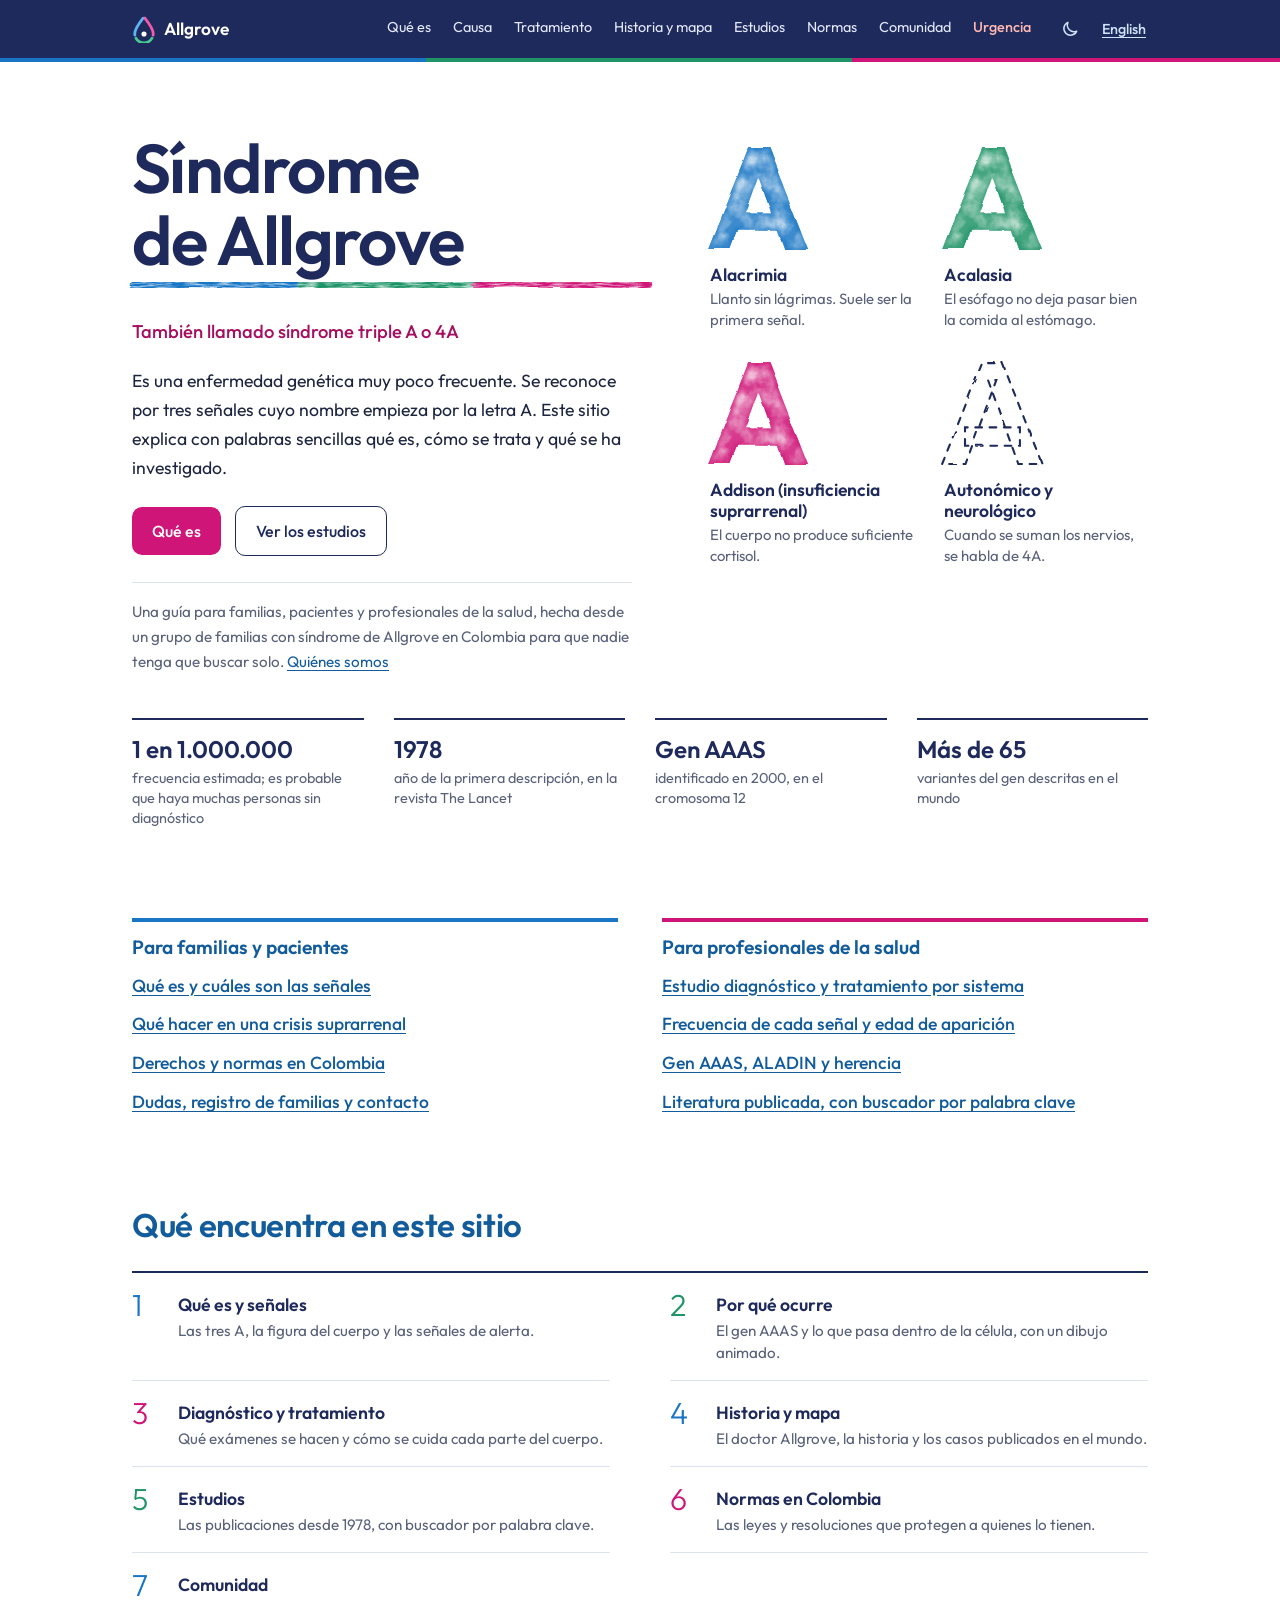
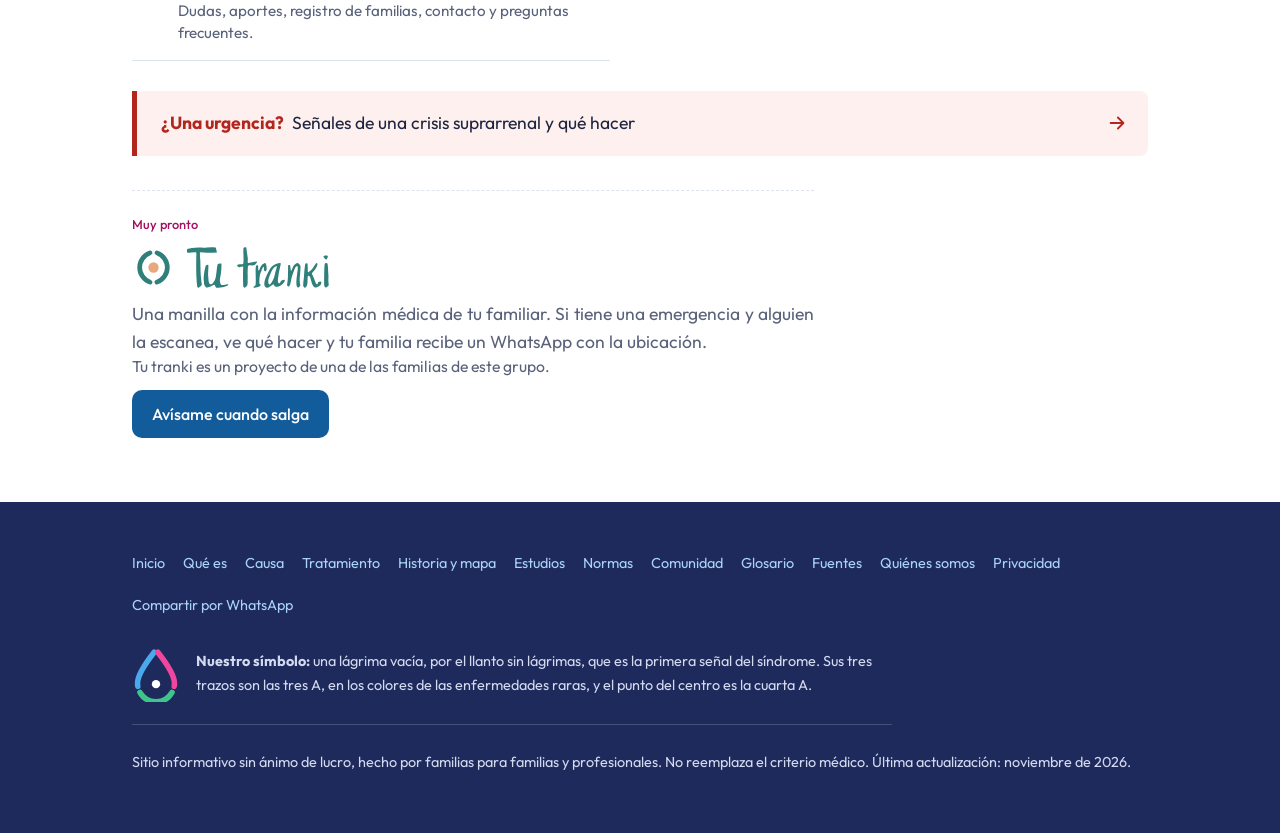
<file: index.html>
<!DOCTYPE html>
<html lang="es">
<head>
<meta charset="utf-8">
<meta name="viewport" content="width=device-width, initial-scale=1">
<title>Síndrome de Allgrove (triple A / 4A)</title>
<meta name="description" content="Qué es el síndrome de Allgrove (triple A / 4A), explicado de forma sencilla para familias, pacientes y profesionales de la salud. Hecho por un grupo de familias en Colombia.">
<meta property="og:type" content="website">
<meta property="og:site_name" content="Síndrome de Allgrove">
<meta property="og:title" content="Síndrome de Allgrove (triple A / 4A)">
<meta property="og:description" content="Qué es el síndrome de Allgrove (triple A / 4A), explicado de forma sencilla para familias, pacientes y profesionales de la salud. Hecho por un grupo de familias en Colombia.">
<meta property="og:locale" content="es_CO">
<meta property="og:url" content="https://sindromedeallgrove.org/">
<meta property="og:image" content="https://sindromedeallgrove.org/img/compartir.png">
<meta property="og:image:width" content="1200">
<meta property="og:image:height" content="630">
<meta name="twitter:card" content="summary_large_image">
<link rel="canonical" href="https://sindromedeallgrove.org/">
<meta name="theme-color" content="#1f2a5c">
<script type="application/ld+json">{"@context": "https://schema.org", "@graph": [{"@type": "Organization", "@id": "https://sindromedeallgrove.org/#grupo", "name": "Grupo de familias con síndrome de Allgrove en Colombia", "url": "https://sindromedeallgrove.org/", "email": "sindromeallgrove@gmail.com", "logo": "https://sindromedeallgrove.org/img/compartir.png", "areaServed": "CO"}, {"@type": "WebSite", "@id": "https://sindromedeallgrove.org/#sitio", "name": "Síndrome de Allgrove", "url": "https://sindromedeallgrove.org/", "inLanguage": ["es", "en"], "publisher": {"@id": "https://sindromedeallgrove.org/#grupo"}}, {"@type": "MedicalWebPage", "url": "https://sindromedeallgrove.org/", "name": "Síndrome de Allgrove (triple A / 4A)", "description": "Qué es el síndrome de Allgrove (triple A / 4A), explicado de forma sencilla para familias, pacientes y profesionales de la salud. Hecho por un grupo de familias en Colombia.", "inLanguage": "es", "isPartOf": {"@id": "https://sindromedeallgrove.org/#sitio"}, "publisher": {"@id": "https://sindromedeallgrove.org/#grupo"}, "about": {"@type": "MedicalCondition", "name": "Síndrome de Allgrove", "alternateName": ["Síndrome triple A", "Síndrome 4A", "Triple A syndrome", "Allgrove syndrome", "Achalasia-addisonianism-alacrima syndrome"], "code": [{"@type": "MedicalCode", "codingSystem": "OMIM", "codeValue": "231550"}, {"@type": "MedicalCode", "codingSystem": "ORPHA", "codeValue": "869"}]}, "audience": [{"@type": "PeopleAudience", "audienceType": "Pacientes y familias"}, {"@type": "MedicalAudience", "audienceType": "Profesionales de la salud"}], "lastReviewed": "2026-11-14"}]}</script>
<link rel="icon" href="data:image/svg+xml,%3Csvg xmlns=%27http://www.w3.org/2000/svg%27 viewBox=%270 0 52 60%27%3E%3Cpath pathLength=%273%27 d=%27M26 4C26 4 6 28 6 40a20 20 0 0 0 40 0C46 28 26 4 26 4z%27 fill=%27none%27 stroke=%27%231976c5%27 stroke-width=%277%27 stroke-linecap=%27round%27 stroke-dasharray=%27.86 2.14%27 stroke-dashoffset=%27-.07%27/%3E%3Cpath pathLength=%273%27 d=%27M26 4C26 4 6 28 6 40a20 20 0 0 0 40 0C46 28 26 4 26 4z%27 fill=%27none%27 stroke=%27%231f9467%27 stroke-width=%277%27 stroke-linecap=%27round%27 stroke-dasharray=%27.86 2.14%27 stroke-dashoffset=%27-1.07%27/%3E%3Cpath pathLength=%273%27 d=%27M26 4C26 4 6 28 6 40a20 20 0 0 0 40 0C46 28 26 4 26 4z%27 fill=%27none%27 stroke=%27%23cf1578%27 stroke-width=%277%27 stroke-linecap=%27round%27 stroke-dasharray=%27.86 2.14%27 stroke-dashoffset=%27-2.07%27/%3E%3Ccircle cx=%2726%27 cy=%2741%27 r=%275%27 fill=%27%231f2a5c%27/%3E%3C/svg%3E">
<link rel="preload" href="/fonts/outfit-latin.woff" as="font" type="font/woff" crossorigin>
<link rel="stylesheet" href="/css/site.css?v=a4e6f3dd">
<script>try{if(localStorage.getItem("tema")==="oscuro")document.documentElement.dataset.theme="dark"}catch(e){}</script>
</head>
<body class="c0"><span id="arriba"></span>
<a class="skip" href="#contenido" data-en="Skip to content">Saltar al contenido</a>
<nav><div class="wrap">
  <a class="brand" href="/"><svg viewBox="0 0 52 60" aria-hidden="true"><path pathLength="3" d="M26 4C26 4 6 28 6 40a20 20 0 0 0 40 0C46 28 26 4 26 4z" fill="none" stroke="#5db4f2" stroke-width="6" stroke-linecap="round" stroke-dasharray=".86 2.14" stroke-dashoffset="-.07"/><path pathLength="3" d="M26 4C26 4 6 28 6 40a20 20 0 0 0 40 0C46 28 26 4 26 4z" fill="none" stroke="#46c993" stroke-width="6" stroke-linecap="round" stroke-dasharray=".86 2.14" stroke-dashoffset="-1.07"/><path pathLength="3" d="M26 4C26 4 6 28 6 40a20 20 0 0 0 40 0C46 28 26 4 26 4z" fill="none" stroke="#f25aab" stroke-width="6" stroke-linecap="round" stroke-dasharray=".86 2.14" stroke-dashoffset="-2.07"/><circle cx="26" cy="41" r="5.5" fill="#ffffff"/></svg>
    Allgrove</a>
  <button id="menu" aria-label="Menú" aria-expanded="false" aria-controls="links"><svg viewBox="0 0 24 24" aria-hidden="true"><path d="M4 7h16M4 12h16M4 17h16" fill="none" stroke="currentColor" stroke-width="2" stroke-linecap="round"/></svg></button>
  <div class="links" id="links"><a href="que-es#arriba" data-en="What it is">Qué es</a><a href="causa#arriba" data-en="Cause">Causa</a><a href="tratamiento#arriba" data-en="Treatment">Tratamiento</a><a href="historia-mapa#arriba" data-en="History and map">Historia y mapa</a><a href="estudios#arriba" data-en="Studies">Estudios</a><a href="normas#arriba" data-en="Rules">Normas</a><a href="comunidad#arriba" data-en="Community">Comunidad</a><a class="urg" href="que-es#urgencia" data-en="Emergency">Urgencia</a></div>
  <button id="theme" aria-label="Apariencia oscura o clara / Dark or light appearance" title="Apariencia oscura o clara"><svg class="moon" viewBox="0 0 24 24" aria-hidden="true"><path d="M20 14.5A8 8 0 0 1 9.5 4a8 8 0 1 0 10.5 10.5z" fill="none" stroke="currentColor" stroke-width="1.8" stroke-linejoin="round"/></svg><svg class="sun" viewBox="0 0 24 24" aria-hidden="true"><g fill="none" stroke="currentColor" stroke-width="1.8" stroke-linecap="round"><circle cx="12" cy="12" r="4.2"/><path d="M12 2.5v2M12 19.5v2M2.5 12h2M19.5 12h2M5.3 5.3l1.4 1.4M17.3 17.3l1.4 1.4M5.3 18.7l1.4-1.4M17.3 6.7l1.4-1.4"/></g></svg></button>
  <button id="lang" aria-label="Cambiar idioma / Change language">English</button>
</div></nav>
<div class="tri"></div>
<main id="contenido">

<header class="hero" id="inicio"><div class="wrap grid">
  <div>
    <h1 data-en="Allgrove syndrome">Síndrome de Allgrove</h1>
    <p class="aka" data-en="Also called triple A syndrome or 4A">También llamado síndrome triple A o 4A</p>
    <p class="intro" data-en="It is a very rare genetic disease, recognised by three signs whose names begin with the letter A. This site explains in plain words what it is, how it is treated and what research has found.">Es una enfermedad genética muy poco frecuente. Se reconoce por tres señales cuyo nombre empieza por la letra A. Este sitio explica con palabras sencillas qué es, cómo se trata y qué se ha investigado.</p>
    <div class="btns"><a class="btn mag" href="que-es" data-en="What it is">Qué es</a><a class="btn line" href="estudios" data-en="See the studies">Ver los estudios</a></div>
    <p class="hand" data-en="A guide for families, patients and health professionals, made by a group of families with Allgrove syndrome in Colombia so that no one has to search alone. <a href='quienes-somos#arriba'>About us</a>">Una guía para familias, pacientes y profesionales de la salud, hecha desde un grupo de familias con síndrome de Allgrove en Colombia para que nadie tenga que buscar solo. <a href="quienes-somos#arriba">Quiénes somos</a></p>
  </div>
  <div>
    <svg width="0" height="0" style="position:absolute" aria-hidden="true"><defs><filter id="wc" x="-15%" y="-20%" width="130%" height="140%" color-interpolation-filters="sRGB"><feTurbulence type="fractalNoise" baseFrequency=".016" numOctaves="3" seed="4" result="n"/><feDisplacementMap in="SourceGraphic" in2="n" scale="9" xChannelSelector="R" yChannelSelector="G" result="d"/><feGaussianBlur in="d" stdDeviation=".7" result="b"/><feTurbulence type="fractalNoise" baseFrequency=".05" numOctaves="4" seed="11" result="g"/><feColorMatrix in="g" type="matrix" values="0 0 0 0 0 0 0 0 0 0 0 0 0 0 0 0 0 0 -1.7 1.5" result="ga"/><feComposite in="b" in2="ga" operator="in" result="tex"/><feMorphology in="b" operator="erode" radius="2.6" result="e"/><feGaussianBlur in="e" stdDeviation="2.4" result="eb"/><feComposite in="b" in2="eb" operator="out" result="rim"/><feMerge><feMergeNode in="tex"/><feMergeNode in="rim"/></feMerge></filter><filter id="pen" x="-10%" y="-10%" width="120%" height="120%"><feTurbulence type="fractalNoise" baseFrequency=".04" numOctaves="2" seed="5" result="n"/><feDisplacementMap in="SourceGraphic" in2="n" scale="3"/></filter></defs></svg>
    <ul class="aaa4">
      <li><svg viewBox="0 0 150 128" aria-hidden="true"><text x="2" y="116" fill="#1976c5" fill-opacity=".82" filter="url(#wc)">A</text></svg><strong data-en="Alacrima">Alacrimia</strong><span data-en="Crying without tears. It is usually the first sign.">Llanto sin lágrimas. Suele ser la primera señal.</span></li><li><svg viewBox="0 0 150 128" aria-hidden="true"><text x="2" y="116" fill="#1f9467" fill-opacity=".82" filter="url(#wc)">A</text></svg><strong data-en="Achalasia">Acalasia</strong><span data-en="The oesophagus does not let food pass into the stomach properly.">El esófago no deja pasar bien la comida al estómago.</span></li><li><svg viewBox="0 0 150 128" aria-hidden="true"><text x="2" y="116" fill="#cf1578" fill-opacity=".82" filter="url(#wc)">A</text></svg><strong data-en="Addison (adrenal insufficiency)">Addison (insuficiencia suprarrenal)</strong><span data-en="The body does not make enough cortisol.">El cuerpo no produce suficiente cortisol.</span></li><li><svg viewBox="0 0 150 128" aria-hidden="true"><text x="2" y="116" fill="none" stroke="#1f2a5c" stroke-width="2.2" stroke-dasharray="7 8" stroke-linecap="round" filter="url(#pen)">A</text></svg><strong data-en="Autonomic and neurological">Autonómico y neurológico</strong><span data-en="When the nerves are involved, doctors speak of 4A.">Cuando se suman los nervios, se habla de 4A.</span></li>
    </ul>
  </div>
</div></header>
<div class="facts"><div class="wrap">
  <div class="fact"><b data-en="1 in 1,000,000">1 en 1.000.000</b><span data-en="estimated frequency; many people are probably undiagnosed">frecuencia estimada; es probable que haya muchas personas sin diagnóstico</span></div>
  <div class="fact"><b>1978</b><span data-en="year of the first description, in The Lancet">año de la primera descripción, en la revista The Lancet</span></div>
  <div class="fact"><b data-en="AAAS gene">Gen AAAS</b><span data-en="identified in 2000, on chromosome 12">identificado en 2000, en el cromosoma 12</span></div>
  <div class="fact"><b data-en="More than 65">Más de 65</b><span data-en="variants of the gene described worldwide">variantes del gen descritas en el mundo</span></div>
</div></div>
<section id="rutas"><div class="wrap"><div class="paths">
  <div><h3 aria-level="2" data-en="For families and patients">Para familias y pacientes</h3><ul>
    <li><a href="que-es#arriba" data-en="What it is and its signs">Qué es y cuáles son las señales</a></li>
    <li><a href="que-es#urgencia" data-en="What to do in an adrenal crisis">Qué hacer en una crisis suprarrenal</a></li>
    <li><a href="normas#arriba" data-en="Rights and rules in Colombia">Derechos y normas en Colombia</a></li>
    <li><a href="comunidad#arriba" data-en="Questions, registry and contact">Dudas, registro de familias y contacto</a></li></ul></div>
  <div><h3 data-en="For health professionals">Para profesionales de la salud</h3><ul>
    <li><a href="tratamiento#arriba" data-en="Diagnostic work-up and treatment by system">Estudio diagnóstico y tratamiento por sistema</a></li>
    <li><a href="que-es#senales" data-en="Frequency of each sign and age at onset">Frecuencia de cada señal y edad de aparición</a></li>
    <li><a href="causa#arriba" data-en="AAAS gene, ALADIN and inheritance">Gen AAAS, ALADIN y herencia</a></li>
    <li><a href="estudios#arriba" data-en="Published literature, with keyword search">Literatura publicada, con buscador por palabra clave</a></li></ul></div>
</div></div></section><section id="explorar"><div class="wrap">
  <h2 data-en="What you will find here">Qué encuentra en este sitio</h2>
  <ol class="toc"><li><a href="que-es#arriba"><i>1</i><div><b data-en="What it is and its signs">Qué es y señales</b><span data-en="The three A’s, the body figure and the warning signs.">Las tres A, la figura del cuerpo y las señales de alerta.</span></div></a></li><li><a href="causa#arriba"><i>2</i><div><b data-en="Why it happens">Por qué ocurre</b><span data-en="The AAAS gene and what happens inside the cell, with an animated drawing.">El gen AAAS y lo que pasa dentro de la célula, con un dibujo animado.</span></div></a></li><li><a href="tratamiento#arriba"><i>3</i><div><b data-en="Diagnosis and treatment">Diagnóstico y tratamiento</b><span data-en="Which tests are done and how each part of the body is cared for.">Qué exámenes se hacen y cómo se cuida cada parte del cuerpo.</span></div></a></li><li><a href="historia-mapa#arriba"><i>4</i><div><b data-en="History and map">Historia y mapa</b><span data-en="Dr Allgrove, the history and the cases published around the world.">El doctor Allgrove, la historia y los casos publicados en el mundo.</span></div></a></li><li><a href="estudios#arriba"><i>5</i><div><b data-en="Studies">Estudios</b><span data-en="Publications since 1978, searchable by symptom.">Las publicaciones desde 1978, con buscador por palabra clave.</span></div></a></li><li><a href="normas#arriba"><i>6</i><div><b data-en="Rules in Colombia">Normas en Colombia</b><span data-en="The laws and resolutions that protect people who have it.">Las leyes y resoluciones que protegen a quienes lo tienen.</span></div></a></li><li><a href="comunidad#arriba"><i>7</i><div><b data-en="Community">Comunidad</b><span data-en="Questions, contributions, family registry, contact and FAQ.">Dudas, aportes, registro de familias, contacto y preguntas frecuentes.</span></div></a></li></ol>
  <a class="urgent" href="que-es#urgencia"><b data-en="Emergency?">¿Una urgencia?</b><span data-en="Signs of an adrenal crisis and what to do">Señales de una crisis suprarrenal y qué hacer</span><i><svg viewBox="0 0 24 24" aria-hidden="true"><path d="M5 12h13M13 6l6 6-6 6" fill="none" stroke="currentColor" stroke-width="2" stroke-linecap="round" stroke-linejoin="round"/></svg></i></a>
  <div class="tranki" id="tu-tranki"><span class="soon" data-en="Coming soon">Muy pronto</span>
    <h3 class="tk-logo"><img class="tk-claro" src="img/tutranki-logo-verde.svg" alt="Tu tranki" width="200" height="43"><img class="tk-oscuro" src="img/tutranki-logo-blanco.svg" alt="Tu tranki" width="200" height="43"></h3>
    <p data-en="A bracelet with your relative's medical information. If they have an emergency and someone scans it, that person sees what to do and your family gets a WhatsApp message with the location.">Una manilla con la información médica de tu familiar. Si tiene una emergencia y alguien la escanea, ve qué hacer y tu familia recibe un WhatsApp con la ubicación.</p>
    <p class="tk-nota" data-en="Tu tranki is a project of one of the families in this group.">Tu tranki es un proyecto de una de las familias de este grupo.</p>
    <a class="btn blue" href="https://staffgestionintegral.com.co/tu-tranki" target="_blank" rel="noopener" data-en="Let me know when it's out">Avísame cuando salga</a></div>
</div></section>

</main>
<footer><div class="wrap">
  <div class="fnav"><a href="/" data-en="Home">Inicio</a><a href="que-es#arriba" data-en="What it is">Qué es</a><a href="causa#arriba" data-en="Cause">Causa</a><a href="tratamiento#arriba" data-en="Treatment">Tratamiento</a><a href="historia-mapa#arriba" data-en="History and map">Historia y mapa</a><a href="estudios#arriba" data-en="Studies">Estudios</a><a href="normas#arriba" data-en="Rules">Normas</a><a href="comunidad#arriba" data-en="Community">Comunidad</a><a href="glosario#arriba" data-en="Glossary">Glosario</a><a href="fuentes#arriba" data-en="Sources">Fuentes</a><a href="quienes-somos#arriba" data-en="About us">Quiénes somos</a><a href="privacidad#arriba" data-en="Privacy">Privacidad</a><a class="wa" href="https://wa.me/?text=S%C3%ADndrome%20de%20Allgrove%20%28triple%20A%20/%204A%29%20https%3A//sindromedeallgrove.org/" target="_blank" rel="noopener" data-en="Share on WhatsApp">Compartir por WhatsApp</a></div>
  <div class="sym">
    <svg viewBox="0 0 52 60" aria-hidden="true"><path pathLength="3" d="M26 4C26 4 6 28 6 40a20 20 0 0 0 40 0C46 28 26 4 26 4z" fill="none" stroke="#4aa8ec" stroke-width="6" stroke-linecap="round" stroke-dasharray=".86 2.14" stroke-dashoffset="-.07"/><path pathLength="3" d="M26 4C26 4 6 28 6 40a20 20 0 0 0 40 0C46 28 26 4 26 4z" fill="none" stroke="#3fc48c" stroke-width="6" stroke-linecap="round" stroke-dasharray=".86 2.14" stroke-dashoffset="-1.07"/><path pathLength="3" d="M26 4C26 4 6 28 6 40a20 20 0 0 0 40 0C46 28 26 4 26 4z" fill="none" stroke="#f0469f" stroke-width="6" stroke-linecap="round" stroke-dasharray=".86 2.14" stroke-dashoffset="-2.07"/><circle cx="26" cy="41" r="4.5" fill="#fff"/></svg>
    <div data-en="<b>Our symbol:</b> an empty tear, for crying without tears, the first sign of the syndrome. Its three strokes are the three A's in the colours of rare diseases, and the dot in the centre is the fourth A."><b>Nuestro símbolo:</b> una lágrima vacía, por el llanto sin lágrimas, que es la primera señal del síndrome. Sus tres trazos son las tres A, en los colores de las enfermedades raras, y el punto del centro es la cuarta A.</div>
  </div>
  
  <p data-en="Non-profit information site, made by families for families and professionals. It does not replace medical judgement. Last updated: November 2026.">Sitio informativo sin ánimo de lucro, hecho por familias para familias y profesionales. No reemplaza el criterio médico. Última actualización: noviembre de 2026.</p>
</div></footer>
<script>

/* ====== DATOS QUE SE PUEDEN CAMBIAR ====== */
const CFG={email:'sindromeallgrove@gmail.com',formDudas:'https://docs.google.com/forms/d/e/1FAIpQLSf2p6Z48f2wGDU_VybIar9rW73zNMHu0Y_9bswxXj80Nb1ElA/viewform',formRegistro:'https://docs.google.com/forms/d/e/1FAIpQLSeiKzhqTxMyVPc9ULYMJvGkuxNW48rqU-hjV5tPHIJV5LboUg/viewform'};   // correo y enlaces a los formularios
const POSTS=[];   // dudas y aportes publicados: {rol:'Familiar', es:'texto', en:'text', fecha:'2026-11'}
/* ========================================= */
const $=s=>document.querySelector(s), $$=s=>[...document.querySelectorAll(s)];
const el=(t,c,x)=>{const e=document.createElement(t);if(c)e.className=c;if(x!=null)e.textContent=x;return e};
let LANG='es';const T=(es,en)=>LANG==='en'?en:es;const redraw=[];

const li=()=>LANG==='en'?1:0;
/* reveal, bars, nav */
function show(e){e.classList.add('in');e.querySelectorAll('.fill').forEach(f=>f.style.width=f.dataset.w+'%')}
if('IntersectionObserver' in window){
 const io=new IntersectionObserver(es=>es.forEach(e=>{if(e.isIntersecting){show(e.target);io.unobserve(e.target)}}),{threshold:.08});
 $$('.card').forEach(e=>io.observe(e));
}else $$('.card').forEach(show);

/* language */
function setLang(l){LANG=l;document.documentElement.lang=l;
 $$('[data-en]').forEach(e=>{if(e.dataset.es===undefined)e.dataset.es=e.innerHTML;e.innerHTML=l==='en'?e.dataset.en:e.dataset.es});
 $('#lang').textContent=l==='en'?'Español':'English';redraw.forEach(f=>f())}
if(!location.hash||location.hash==='#arriba'){try{history.scrollRestoration='manual'}catch(e){}scrollTo(0,0)}
$('#lang').onclick=()=>{setLang(LANG==='es'?'en':'es');try{localStorage.setItem('lang',LANG)}catch(e){}};
try{if(localStorage.getItem('lang')==='en')setLang('en')}catch(e){}
(function(){const t=$('#theme');if(!t)return;const set=d=>{if(d)document.documentElement.dataset.theme='dark';else delete document.documentElement.dataset.theme;t.setAttribute('aria-pressed',d?'true':'false');try{localStorage.setItem('tema',d?'oscuro':'claro')}catch(e){}};t.setAttribute('aria-pressed',document.documentElement.dataset.theme==='dark'?'true':'false');t.onclick=()=>set(document.documentElement.dataset.theme!=='dark')})();
(function(){const b=$('#menu'),l=$('#links');if(!b)return;b.onclick=()=>{const o=l.classList.toggle('open');b.setAttribute('aria-expanded',o)}})();

</script>
</body>
</html>
</file>
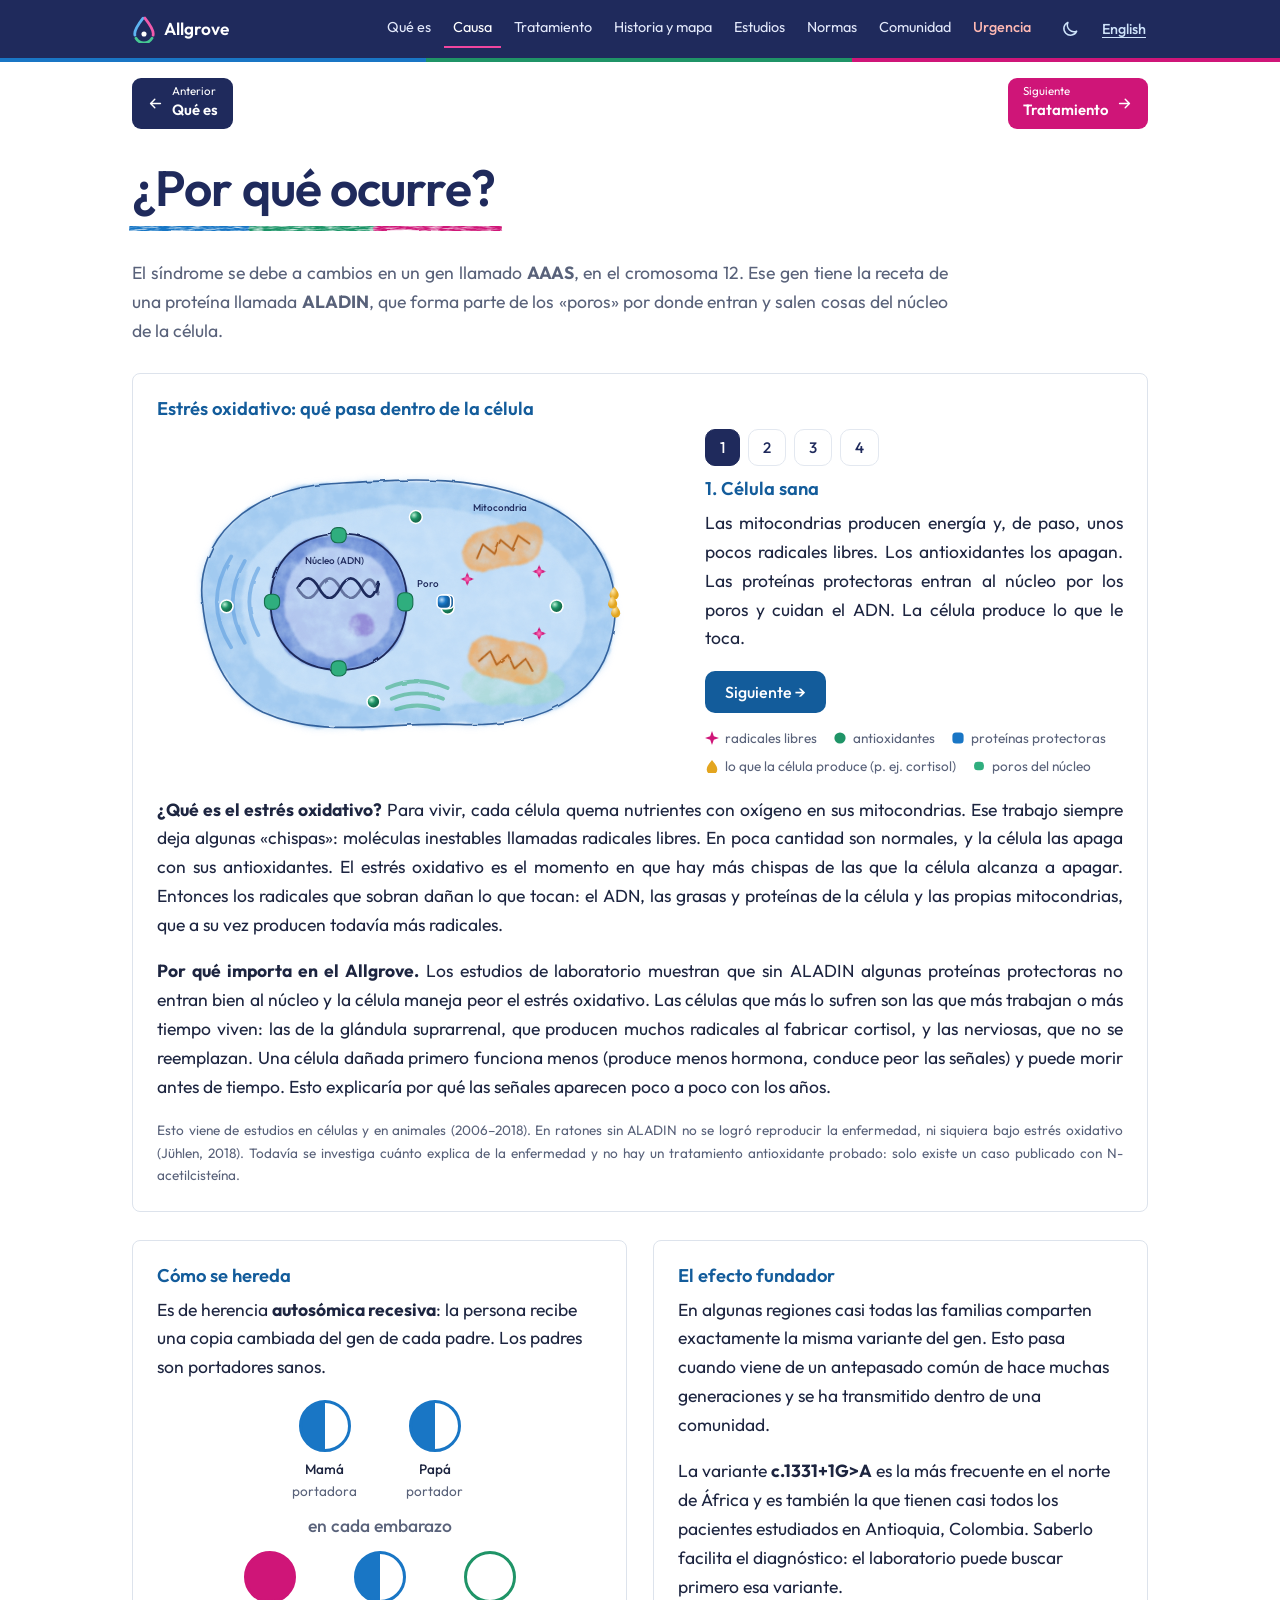
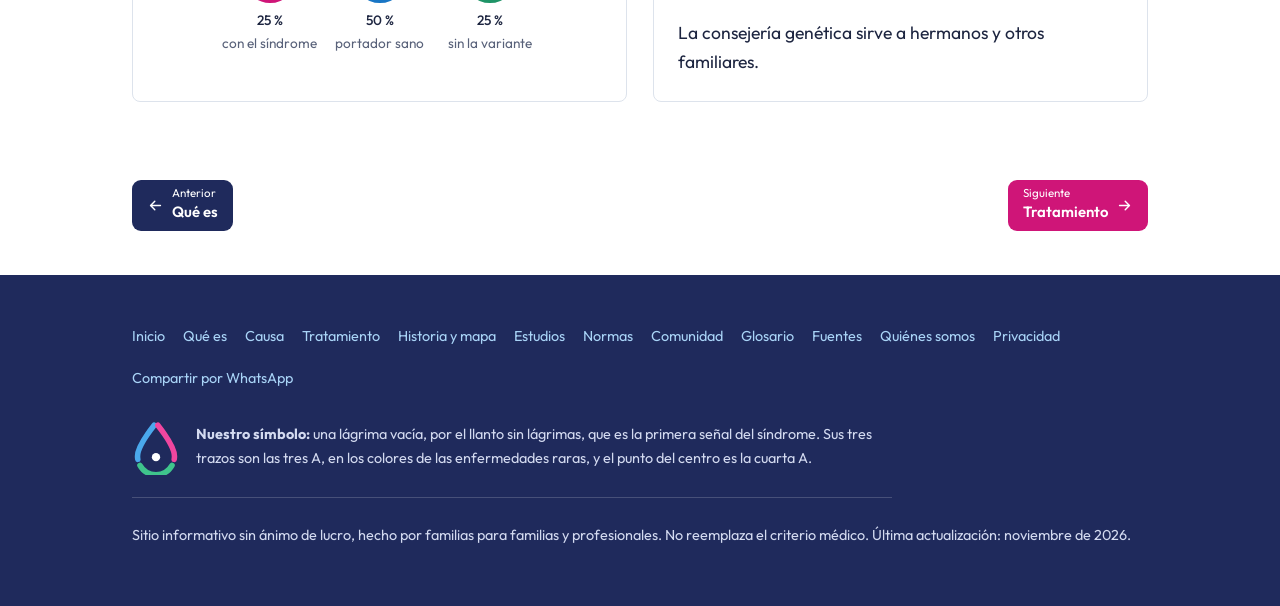
<file: causa.html>
<!DOCTYPE html>
<html lang="es">
<head>
<meta charset="utf-8">
<meta name="viewport" content="width=device-width, initial-scale=1">
<title>Por qué ocurre el síndrome de Allgrove: el gen AAAS · Síndrome de Allgrove</title>
<meta name="description" content="La causa del síndrome de Allgrove: el gen AAAS, la proteína ALADIN, el estrés oxidativo y cómo se hereda.">
<meta property="og:type" content="website">
<meta property="og:site_name" content="Síndrome de Allgrove">
<meta property="og:title" content="Por qué ocurre el síndrome de Allgrove: el gen AAAS">
<meta property="og:description" content="La causa del síndrome de Allgrove: el gen AAAS, la proteína ALADIN, el estrés oxidativo y cómo se hereda.">
<meta property="og:locale" content="es_CO">
<meta property="og:url" content="https://sindromedeallgrove.org/causa">
<meta property="og:image" content="https://sindromedeallgrove.org/img/compartir.png">
<meta property="og:image:width" content="1200">
<meta property="og:image:height" content="630">
<meta name="twitter:card" content="summary_large_image">
<link rel="canonical" href="https://sindromedeallgrove.org/causa">
<meta name="theme-color" content="#1f2a5c">
<script type="application/ld+json">{"@context": "https://schema.org", "@graph": [{"@type": "Organization", "@id": "https://sindromedeallgrove.org/#grupo", "name": "Grupo de familias con síndrome de Allgrove en Colombia", "url": "https://sindromedeallgrove.org/", "email": "sindromeallgrove@gmail.com", "logo": "https://sindromedeallgrove.org/img/compartir.png", "areaServed": "CO"}, {"@type": "MedicalWebPage", "url": "https://sindromedeallgrove.org/causa", "name": "Por qué ocurre el síndrome de Allgrove: el gen AAAS", "description": "La causa del síndrome de Allgrove: el gen AAAS, la proteína ALADIN, el estrés oxidativo y cómo se hereda.", "inLanguage": "es", "isPartOf": {"@id": "https://sindromedeallgrove.org/#sitio"}, "publisher": {"@id": "https://sindromedeallgrove.org/#grupo"}, "about": {"@type": "MedicalCondition", "name": "Síndrome de Allgrove", "alternateName": ["Síndrome triple A", "Síndrome 4A", "Triple A syndrome", "Allgrove syndrome", "Achalasia-addisonianism-alacrima syndrome"], "code": [{"@type": "MedicalCode", "codingSystem": "OMIM", "codeValue": "231550"}, {"@type": "MedicalCode", "codingSystem": "ORPHA", "codeValue": "869"}]}, "audience": [{"@type": "PeopleAudience", "audienceType": "Pacientes y familias"}, {"@type": "MedicalAudience", "audienceType": "Profesionales de la salud"}], "lastReviewed": "2026-11-14"}]}</script>
<link rel="icon" href="data:image/svg+xml,%3Csvg xmlns=%27http://www.w3.org/2000/svg%27 viewBox=%270 0 52 60%27%3E%3Cpath pathLength=%273%27 d=%27M26 4C26 4 6 28 6 40a20 20 0 0 0 40 0C46 28 26 4 26 4z%27 fill=%27none%27 stroke=%27%231976c5%27 stroke-width=%277%27 stroke-linecap=%27round%27 stroke-dasharray=%27.86 2.14%27 stroke-dashoffset=%27-.07%27/%3E%3Cpath pathLength=%273%27 d=%27M26 4C26 4 6 28 6 40a20 20 0 0 0 40 0C46 28 26 4 26 4z%27 fill=%27none%27 stroke=%27%231f9467%27 stroke-width=%277%27 stroke-linecap=%27round%27 stroke-dasharray=%27.86 2.14%27 stroke-dashoffset=%27-1.07%27/%3E%3Cpath pathLength=%273%27 d=%27M26 4C26 4 6 28 6 40a20 20 0 0 0 40 0C46 28 26 4 26 4z%27 fill=%27none%27 stroke=%27%23cf1578%27 stroke-width=%277%27 stroke-linecap=%27round%27 stroke-dasharray=%27.86 2.14%27 stroke-dashoffset=%27-2.07%27/%3E%3Ccircle cx=%2726%27 cy=%2741%27 r=%275%27 fill=%27%231f2a5c%27/%3E%3C/svg%3E">
<link rel="preload" href="/fonts/outfit-latin.woff" as="font" type="font/woff" crossorigin>
<link rel="stylesheet" href="/css/site.css?v=a4e6f3dd">
<script>try{if(localStorage.getItem("tema")==="oscuro")document.documentElement.dataset.theme="dark"}catch(e){}</script>
</head>
<body class="c2"><span id="arriba"></span>
<a class="skip" href="#contenido" data-en="Skip to content">Saltar al contenido</a>
<nav><div class="wrap">
  <a class="brand" href="/"><svg viewBox="0 0 52 60" aria-hidden="true"><path pathLength="3" d="M26 4C26 4 6 28 6 40a20 20 0 0 0 40 0C46 28 26 4 26 4z" fill="none" stroke="#5db4f2" stroke-width="6" stroke-linecap="round" stroke-dasharray=".86 2.14" stroke-dashoffset="-.07"/><path pathLength="3" d="M26 4C26 4 6 28 6 40a20 20 0 0 0 40 0C46 28 26 4 26 4z" fill="none" stroke="#46c993" stroke-width="6" stroke-linecap="round" stroke-dasharray=".86 2.14" stroke-dashoffset="-1.07"/><path pathLength="3" d="M26 4C26 4 6 28 6 40a20 20 0 0 0 40 0C46 28 26 4 26 4z" fill="none" stroke="#f25aab" stroke-width="6" stroke-linecap="round" stroke-dasharray=".86 2.14" stroke-dashoffset="-2.07"/><circle cx="26" cy="41" r="5.5" fill="#ffffff"/></svg>
    Allgrove</a>
  <button id="menu" aria-label="Menú" aria-expanded="false" aria-controls="links"><svg viewBox="0 0 24 24" aria-hidden="true"><path d="M4 7h16M4 12h16M4 17h16" fill="none" stroke="currentColor" stroke-width="2" stroke-linecap="round"/></svg></button>
  <div class="links" id="links"><a href="que-es#arriba" data-en="What it is">Qué es</a><a href="causa#arriba" class="on" aria-current="page" data-en="Cause">Causa</a><a href="tratamiento#arriba" data-en="Treatment">Tratamiento</a><a href="historia-mapa#arriba" data-en="History and map">Historia y mapa</a><a href="estudios#arriba" data-en="Studies">Estudios</a><a href="normas#arriba" data-en="Rules">Normas</a><a href="comunidad#arriba" data-en="Community">Comunidad</a><a class="urg" href="que-es#urgencia" data-en="Emergency">Urgencia</a></div>
  <button id="theme" aria-label="Apariencia oscura o clara / Dark or light appearance" title="Apariencia oscura o clara"><svg class="moon" viewBox="0 0 24 24" aria-hidden="true"><path d="M20 14.5A8 8 0 0 1 9.5 4a8 8 0 1 0 10.5 10.5z" fill="none" stroke="currentColor" stroke-width="1.8" stroke-linejoin="round"/></svg><svg class="sun" viewBox="0 0 24 24" aria-hidden="true"><g fill="none" stroke="currentColor" stroke-width="1.8" stroke-linecap="round"><circle cx="12" cy="12" r="4.2"/><path d="M12 2.5v2M12 19.5v2M2.5 12h2M19.5 12h2M5.3 5.3l1.4 1.4M17.3 17.3l1.4 1.4M5.3 18.7l1.4-1.4M17.3 6.7l1.4-1.4"/></g></svg></button>
  <button id="lang" aria-label="Cambiar idioma / Change language">English</button>
</div></nav>
<div class="tri"></div>
<main id="contenido">
<div class="wrap pntop"><div class="pn"><a class="prev" href="que-es#arriba"><svg viewBox="0 0 24 24" aria-hidden="true"><path d="M5 12h13M13 6l6 6-6 6" fill="none" stroke="currentColor" stroke-width="2" stroke-linecap="round" stroke-linejoin="round"/></svg><span><small data-en="Previous">Anterior</small><span data-en="What it is">Qué es</span></span></a><a href="tratamiento#arriba"><span><small data-en="Next">Siguiente</small><span data-en="Treatment">Tratamiento</span></span><svg viewBox="0 0 24 24" aria-hidden="true"><path d="M5 12h13M13 6l6 6-6 6" fill="none" stroke="currentColor" stroke-width="2" stroke-linecap="round" stroke-linejoin="round"/></svg></a></div></div>
<section id="causa"><div class="wrap">
  <h1 class="ph" data-en="Why does it happen?">¿Por qué ocurre?</h1>
  <p class="lead" data-en="The syndrome is caused by changes in a gene called <b>AAAS</b>, on chromosome 12. That gene holds the recipe for a protein called <b>ALADIN</b>, part of the «pores» through which things enter and leave the cell nucleus.">El síndrome se debe a cambios en un gen llamado <b>AAAS</b>, en el cromosoma 12. Ese gen tiene la receta de una proteína llamada <b>ALADIN</b>, que forma parte de los «poros» por donde entran y salen cosas del núcleo de la célula.</p>

  <div class="cellbox">
    <h3 aria-level="2" data-en="Oxidative stress: what happens inside the cell">Estrés oxidativo: qué pasa dentro de la célula</h3>
    <div class="cellgrid">
      <svg id="cell" class="s1" viewBox="0 0 690 384" role="img" aria-label="Célula en acuarela que muestra el estrés oxidativo paso a paso">
<defs>
 <filter id="wc" x="-10%" y="-10%" width="120%" height="120%" color-interpolation-filters="sRGB">
  <feTurbulence type="fractalNoise" baseFrequency=".018" numOctaves="3" seed="3" result="n"/>
  <feDisplacementMap in="SourceGraphic" in2="n" scale="14" xChannelSelector="R" yChannelSelector="G" result="d"/>
  <feGaussianBlur in="d" stdDeviation="1.2" result="b"/>
  <feTurbulence type="fractalNoise" baseFrequency=".045" numOctaves="4" seed="8" result="g"/>
  <feColorMatrix in="g" type="matrix" values="0 0 0 0 0 0 0 0 0 0 0 0 0 0 0 0 0 0 -1.5 1.45" result="ga"/>
  <feComposite in="b" in2="ga" operator="in" result="tex"/>
  <feMorphology in="b" operator="erode" radius="3" result="e"/><feGaussianBlur in="e" stdDeviation="3.5" result="eb"/>
  <feComposite in="b" in2="eb" operator="out" result="rim"/>
  <feMerge><feMergeNode in="tex"/><feMergeNode in="rim"/></feMerge>
 </filter>
 <filter id="bleed" x="-20%" y="-20%" width="140%" height="140%"><feTurbulence type="fractalNoise" baseFrequency=".03" numOctaves="2" seed="6" result="n"/><feDisplacementMap in="SourceGraphic" in2="n" scale="10"/><feGaussianBlur stdDeviation="5"/></filter>
 <filter id="ink" x="-5%" y="-5%" width="110%" height="110%"><feTurbulence type="fractalNoise" baseFrequency=".05" numOctaves="2" seed="4" result="n"/><feDisplacementMap in="SourceGraphic" in2="n" scale="3"/></filter>
 <radialGradient id="gR"><stop offset="0" stop-color="#ff7ec0"/><stop offset=".55" stop-color="#cf1578"/><stop offset="1" stop-color="#cf1578" stop-opacity="0"/></radialGradient>
 <radialGradient id="gA" cx=".35" cy=".35"><stop offset="0" stop-color="#b9f0d4"/><stop offset=".6" stop-color="#1f9467"/><stop offset="1" stop-color="#16704e"/></radialGradient>
 <radialGradient id="gP" cx=".35" cy=".35"><stop offset="0" stop-color="#b9dcfb"/><stop offset=".6" stop-color="#1976c5"/><stop offset="1" stop-color="#135c9b"/></radialGradient>
 <radialGradient id="gC" cx=".35" cy=".35"><stop offset="0" stop-color="#ffe7a8"/><stop offset="1" stop-color="#e3a51f"/></radialGradient>
</defs>
<g id="cellg">
 <g filter="url(#bleed)" opacity=".55"><path d="M60 190C50 110 120 40 230 34C330 28 420 20 510 60C590 96 618 170 600 240C582 320 500 356 400 352C300 348 220 372 140 336C90 312 66 256 60 190Z" fill="#a9d0f3"/></g>
 <g filter="url(#wc)">
  <path d="M60 190C50 110 120 40 230 34C330 28 420 20 510 60C590 96 618 170 600 240C582 320 500 356 400 352C300 348 220 372 140 336C90 312 66 256 60 190Z" fill="#7fb6ea" fill-opacity=".42"/>
  <path d="M120 150C150 80 250 60 330 64C420 68 520 90 560 160C590 220 540 300 450 318C360 334 250 340 170 300C120 274 100 210 120 150Z" fill="#cfe6fa" fill-opacity=".55"/>
  <ellipse cx="470" cy="300" rx="70" ry="28" fill="#9fdcc0" fill-opacity=".45"/>
 </g>
 <path class="memb" d="M60 190C50 110 120 40 230 34C330 28 420 20 510 60C590 96 618 170 600 240C582 320 500 356 400 352C300 348 220 372 140 336C90 312 66 256 60 190Z" fill="none" stroke="#1f4f8f" stroke-width="2.2" filter="url(#ink)" opacity=".85"/>
 <g fill="none" stroke="#5f9fe0" stroke-width="5" stroke-linecap="round" opacity=".6" filter="url(#ink)"><path d="M134 146q-24 44 0 88"/><path d="M116 136q-32 54 0 108"/><path d="M98 130q-38 60 0 120"/></g>
 <g fill="none" stroke="#3fb084" stroke-width="5" stroke-linecap="round" opacity=".6" filter="url(#ink)" transform="translate(-48 8)"><path d="M352 296q40-18 80 0"/><path d="M358 310q34-14 68 0"/><path d="M364 324q28-10 56 0"/></g>
 <g filter="url(#wc)">
  <path d="M240 100C292 98 330 134 330 188C330 242 296 280 242 280C188 280 150 246 150 190C150 136 186 102 240 100Z" fill="#3f63c4" fill-opacity=".5"/>
  <path d="M240 118C282 118 312 148 312 190C312 232 284 262 242 262C200 262 168 234 168 190C168 148 198 118 240 118Z" fill="#c9d6f6" fill-opacity=".7"/>
  <ellipse cx="270" cy="222" rx="17" ry="14" fill="#7c5fc4" fill-opacity=".55"/>
 </g>
 <path d="M240 100C292 98 330 134 330 188C330 242 296 280 242 280C188 280 150 246 150 190C150 136 186 102 240 100Z" fill="none" stroke="#1f2a5c" stroke-width="2.4" filter="url(#ink)"/>
 <rect class="gate" x="318" y="178" width="20" height="24" rx="8"/><rect class="gate" x="230" y="92" width="20" height="20" rx="8"/><rect class="gate" x="230" y="268" width="20" height="20" rx="8"/><rect class="gate" x="142" y="180" width="20" height="20" rx="8"/>
 <g filter="url(#ink)"><path class="dna" d="M186 172q14-26 28 0t28 0t28 0t22-8"/><path class="dna" d="M186 172q14 26 28 0t28 0t28 0t22 8" opacity=".55"/></g>
 <circle class="hit" cx="240" cy="182" r="48" fill="none" stroke="#cf1578" stroke-width="5"/>
 <g filter="url(#wc)"><g transform="rotate(-14 456 117)"><rect class="mito" x="402" y="92" width="108" height="50" rx="25"/></g><g transform="rotate(12 462 269)"><rect class="mito" x="408" y="244" width="108" height="50" rx="25"/></g></g>
 <g fill="none" stroke="#b5651d" stroke-width="2.4" stroke-linecap="round" stroke-linejoin="round" filter="url(#ink)"><path d="M420 124l12-16 12 16 12-16 12 16 12-16 12 14" transform="rotate(-14 456 117)"/><path d="M426 276l12-16 12 16 12-16 12 16 12-16 12 14" transform="rotate(12 462 269)"/></g>
 <circle class="hit" cx="456" cy="117" r="40" fill="none" stroke="#cf1578" stroke-width="4"/><circle class="hit" cx="462" cy="269" r="40" fill="none" stroke="#cf1578" stroke-width="4"/>
 <g transform="translate(505 150)"><path class="rad" d="M0-10L2.6-2.6 10 0 2.6 2.6 0 10-2.6 2.6-10 0-2.6-2.6Z" style="animation-delay:0s"/></g><g transform="translate(410 160)"><path class="rad" d="M0-10L2.6-2.6 10 0 2.6 2.6 0 10-2.6 2.6-10 0-2.6-2.6Z" style="animation-delay:-1s"/></g><g transform="translate(505 232)"><path class="rad" d="M0-10L2.6-2.6 10 0 2.6 2.6 0 10-2.6 2.6-10 0-2.6-2.6Z" style="animation-delay:-2s"/></g><g transform="translate(365 112)"><path class="rad r2" d="M0-10L2.6-2.6 10 0 2.6 2.6 0 10-2.6 2.6-10 0-2.6-2.6Z" style="animation-delay:-0.5s"/></g><g transform="translate(352 242)"><path class="rad r2" d="M0-10L2.6-2.6 10 0 2.6 2.6 0 10-2.6 2.6-10 0-2.6-2.6Z" style="animation-delay:-1.4s"/></g><g transform="translate(300 74)"><path class="rad r2" d="M0-10L2.6-2.6 10 0 2.6 2.6 0 10-2.6 2.6-10 0-2.6-2.6Z" style="animation-delay:-2.2s"/></g><g transform="translate(252 160)"><path class="rad r2" d="M0-10L2.6-2.6 10 0 2.6 2.6 0 10-2.6 2.6-10 0-2.6-2.6Z" style="animation-delay:-0.8s"/></g><g transform="translate(216 224)"><path class="rad r2" d="M0-10L2.6-2.6 10 0 2.6 2.6 0 10-2.6 2.6-10 0-2.6-2.6Z" style="animation-delay:-1.9s"/></g><g transform="translate(124 108)"><path class="rad r2" d="M0-10L2.6-2.6 10 0 2.6 2.6 0 10-2.6 2.6-10 0-2.6-2.6Z" style="animation-delay:-2.6s"/></g><g transform="translate(112 262)"><path class="rad r2" d="M0-10L2.6-2.6 10 0 2.6 2.6 0 10-2.6 2.6-10 0-2.6-2.6Z" style="animation-delay:-0.2s"/></g><g transform="translate(552 190)"><path class="rad r2" d="M0-10L2.6-2.6 10 0 2.6 2.6 0 10-2.6 2.6-10 0-2.6-2.6Z" style="animation-delay:-1.1s"/></g><g transform="translate(396 318)"><path class="rad r2" d="M0-10L2.6-2.6 10 0 2.6 2.6 0 10-2.6 2.6-10 0-2.6-2.6Z" style="animation-delay:-3s"/></g><g transform="translate(566 128)"><path class="rad r2" d="M0-10L2.6-2.6 10 0 2.6 2.6 0 10-2.6 2.6-10 0-2.6-2.6Z" style="animation-delay:-1.7s"/></g>
 <circle class="anti" cx="384" cy="198" r="8.5"/><circle class="anti" cx="528" cy="196" r="8.5" style="animation-delay:-1.3s"/><circle class="anti" cx="286" cy="322" r="8.5" style="animation-delay:-2.1s"/><circle class="anti" cx="342" cy="78" r="8.5" style="animation-delay:-.6s"/><circle class="anti" cx="92" cy="196" r="8.5" style="animation-delay:-2.8s"/>
 <rect class="prot" x="372" y="181" width="18" height="18" rx="6"/><rect class="prot" x="374" y="181" width="18" height="18" rx="6" style="animation-delay:-1s"/><rect class="prot" x="370" y="181" width="18" height="18" rx="6" style="animation-delay:-2s"/>
 <text class="lab" x="196" y="140" data-en="Nucleus (DNA)">Núcleo (ADN)</text><text class="lab" x="418" y="70" data-en="Mitochondrion">Mitocondria</text><text class="lab" x="344" y="170" data-en="Pore">Poro</text>
</g>
<g transform="translate(604 178)"><path class="cort" d="M0-8C4-3 6 0 6 3a6 6 0 0 1-12 0C-6 0-4-3 0-8Z"/></g><g transform="translate(606 202)"><path class="cort" d="M0-8C4-3 6 0 6 3a6 6 0 0 1-12 0C-6 0-4-3 0-8Z" style="animation-delay:-.8s"/></g><g transform="translate(602 190)"><path class="cort" d="M0-8C4-3 6 0 6 3a6 6 0 0 1-12 0C-6 0-4-3 0-8Z" style="animation-delay:-1.6s"/></g>
</svg>
      <div>
        <div class="steps" id="steps"></div>
        <h3 id="stept"></h3>
        <p id="stepx"></p>
        <button class="btn blue" id="stepn" data-en="Next →">Siguiente →</button>
        <div class="legend"><span><svg viewBox="-10 -10 20 20" aria-hidden="true"><path d="M0-10L2.6-2.6 10 0 2.6 2.6 0 10-2.6 2.6-10 0-2.6-2.6Z" fill="#cf1578"/></svg><span data-en="free radicals">radicales libres</span></span><span><svg viewBox="0 0 20 20" aria-hidden="true"><circle cx="10" cy="10" r="8" fill="#1f9467"/></svg><span data-en="antioxidants">antioxidantes</span></span><span><svg viewBox="0 0 20 20" aria-hidden="true"><rect x="2" y="2" width="16" height="16" rx="5" fill="#1976c5"/></svg><span data-en="protective proteins">proteínas protectoras</span></span><span><svg viewBox="-8 -9 16 16" aria-hidden="true"><path d="M0-8C4-3 6 0 6 3a6 6 0 0 1-12 0C-6 0-4-3 0-8Z" fill="#e3a51f"/></svg><span data-en="what the cell produces (e.g. cortisol)">lo que la célula produce (p. ej. cortisol)</span></span><span><svg viewBox="0 0 20 20" aria-hidden="true"><rect x="3" y="4" width="14" height="12" rx="5" fill="#2fae7e"/></svg><span data-en="nuclear pores">poros del núcleo</span></span></div>
      </div>
    </div>
    <p style="margin-top:18px" data-en="<b>What is oxidative stress?</b> To live, every cell burns nutrients with oxygen in its mitochondria. That work always leaves some «sparks»: unstable molecules called free radicals. In small amounts they are normal, and the cell puts them out with its antioxidants. Oxidative stress is the moment when there are more sparks than the cell can put out. The excess radicals then damage what they touch: DNA, the cell's fats and proteins, and the mitochondria themselves, which in turn produce even more radicals."><b>¿Qué es el estrés oxidativo?</b> Para vivir, cada célula quema nutrientes con oxígeno en sus mitocondrias. Ese trabajo siempre deja algunas «chispas»: moléculas inestables llamadas radicales libres. En poca cantidad son normales, y la célula las apaga con sus antioxidantes. El estrés oxidativo es el momento en que hay más chispas de las que la célula alcanza a apagar. Entonces los radicales que sobran dañan lo que tocan: el ADN, las grasas y proteínas de la célula y las propias mitocondrias, que a su vez producen todavía más radicales.</p>
    <p data-en="<b>Why it matters in Allgrove.</b> Laboratory studies show that without ALADIN some protective proteins do not enter the nucleus properly and the cell handles oxidative stress worse. The cells that suffer most are those that work hardest or live longest: adrenal cells, which produce many radicals while making cortisol, and nerve cells, which are not replaced. A damaged cell first works less (it makes less hormone, it conducts signals worse) and may die early. This would explain why the signs appear little by little over the years."><b>Por qué importa en el Allgrove.</b> Los estudios de laboratorio muestran que sin ALADIN algunas proteínas protectoras no entran bien al núcleo y la célula maneja peor el estrés oxidativo. Las células que más lo sufren son las que más trabajan o más tiempo viven: las de la glándula suprarrenal, que producen muchos radicales al fabricar cortisol, y las nerviosas, que no se reemplazan. Una célula dañada primero funciona menos (produce menos hormona, conduce peor las señales) y puede morir antes de tiempo. Esto explicaría por qué las señales aparecen poco a poco con los años.</p>
    <p class="src" style="margin:0" data-en="This comes from studies in cells and animals (2006–2018). In mice without ALADIN the disease could not be reproduced, not even under oxidative stress (Jühlen, 2018). How much of the disease it explains is still being researched, and no antioxidant treatment has been proven: there is a single published case with N-acetylcysteine.">Esto viene de estudios en células y en animales (2006–2018). En ratones sin ALADIN no se logró reproducir la enfermedad, ni siquiera bajo estrés oxidativo (Jühlen, 2018). Todavía se investiga cuánto explica de la enfermedad y no hay un tratamiento antioxidante probado: solo existe un caso publicado con N-acetilcisteína.</p>
  </div>

  <div class="two" style="margin-top:28px">
    <div class="card">
      <h3 data-en="How it is inherited">Cómo se hereda</h3>
      <p data-en="Inheritance is <b>autosomal recessive</b>: the person receives one changed copy of the gene from each parent. The parents are healthy carriers.">Es de herencia <b>autosómica recesiva</b>: la persona recibe una copia cambiada del gen de cada padre. Los padres son portadores sanos.</p>
      <div class="inh">
        <div class="row"><div class="person"><i></i><span data-en="Mother">Mamá</span><em data-en="carrier">portadora</em></div><div class="person"><i></i><span data-en="Father">Papá</span><em data-en="carrier">portador</em></div></div>
        <div style="color:var(--muted);font-weight:500" data-en="in each pregnancy">en cada embarazo</div>
        <div class="row">
          <div class="person"><i class="full"></i>25 %<em data-en="with the syndrome">con el síndrome</em></div>
          <div class="person"><i></i>50 %<em data-en="healthy carrier">portador sano</em></div>
          <div class="person"><i class="none"></i>25 %<em data-en="without the variant">sin la variante</em></div>
        </div>
      </div>
    </div>
    <div class="card">
      <h3 data-en="The founder effect">El efecto fundador</h3>
      <p data-en="In some regions almost all families share exactly the same variant of the gene. This happens when it comes from a common ancestor many generations back and has been passed down in a community.">En algunas regiones casi todas las familias comparten exactamente la misma variante del gen. Esto pasa cuando viene de un antepasado común de hace muchas generaciones y se ha transmitido dentro de una comunidad.</p>
      <p data-en="The variant <b>c.1331+1G&gt;A</b> is the most frequent in North Africa and is also the one found in almost all patients studied in Antioquia, Colombia. Knowing this makes diagnosis easier: the laboratory can look for that variant first.">La variante <b>c.1331+1G&gt;A</b> es la más frecuente en el norte de África y es también la que tienen casi todos los pacientes estudiados en Antioquia, Colombia. Saberlo facilita el diagnóstico: el laboratorio puede buscar primero esa variante.</p>
      <p style="margin:0" data-en="Genetic counselling helps siblings and other relatives.">La consejería genética sirve a hermanos y otros familiares.</p>
    </div>
  </div>
</div></section>
<div class="wrap"><div class="pn"><a class="prev" href="que-es#arriba"><svg viewBox="0 0 24 24" aria-hidden="true"><path d="M5 12h13M13 6l6 6-6 6" fill="none" stroke="currentColor" stroke-width="2" stroke-linecap="round" stroke-linejoin="round"/></svg><span><small data-en="Previous">Anterior</small><span data-en="What it is">Qué es</span></span></a><a href="tratamiento#arriba"><span><small data-en="Next">Siguiente</small><span data-en="Treatment">Tratamiento</span></span><svg viewBox="0 0 24 24" aria-hidden="true"><path d="M5 12h13M13 6l6 6-6 6" fill="none" stroke="currentColor" stroke-width="2" stroke-linecap="round" stroke-linejoin="round"/></svg></a></div></div>
</main>
<footer><div class="wrap">
  <div class="fnav"><a href="/" data-en="Home">Inicio</a><a href="que-es#arriba" data-en="What it is">Qué es</a><a href="causa#arriba" data-en="Cause">Causa</a><a href="tratamiento#arriba" data-en="Treatment">Tratamiento</a><a href="historia-mapa#arriba" data-en="History and map">Historia y mapa</a><a href="estudios#arriba" data-en="Studies">Estudios</a><a href="normas#arriba" data-en="Rules">Normas</a><a href="comunidad#arriba" data-en="Community">Comunidad</a><a href="glosario#arriba" data-en="Glossary">Glosario</a><a href="fuentes#arriba" data-en="Sources">Fuentes</a><a href="quienes-somos#arriba" data-en="About us">Quiénes somos</a><a href="privacidad#arriba" data-en="Privacy">Privacidad</a><a class="wa" href="https://wa.me/?text=Por%20qu%C3%A9%20ocurre%20el%20s%C3%ADndrome%20de%20Allgrove%3A%20el%20gen%20AAAS%20%C2%B7%20S%C3%ADndrome%20de%20Allgrove%20https%3A//sindromedeallgrove.org/causa" target="_blank" rel="noopener" data-en="Share on WhatsApp">Compartir por WhatsApp</a></div>
  <div class="sym">
    <svg viewBox="0 0 52 60" aria-hidden="true"><path pathLength="3" d="M26 4C26 4 6 28 6 40a20 20 0 0 0 40 0C46 28 26 4 26 4z" fill="none" stroke="#4aa8ec" stroke-width="6" stroke-linecap="round" stroke-dasharray=".86 2.14" stroke-dashoffset="-.07"/><path pathLength="3" d="M26 4C26 4 6 28 6 40a20 20 0 0 0 40 0C46 28 26 4 26 4z" fill="none" stroke="#3fc48c" stroke-width="6" stroke-linecap="round" stroke-dasharray=".86 2.14" stroke-dashoffset="-1.07"/><path pathLength="3" d="M26 4C26 4 6 28 6 40a20 20 0 0 0 40 0C46 28 26 4 26 4z" fill="none" stroke="#f0469f" stroke-width="6" stroke-linecap="round" stroke-dasharray=".86 2.14" stroke-dashoffset="-2.07"/><circle cx="26" cy="41" r="4.5" fill="#fff"/></svg>
    <div data-en="<b>Our symbol:</b> an empty tear, for crying without tears, the first sign of the syndrome. Its three strokes are the three A's in the colours of rare diseases, and the dot in the centre is the fourth A."><b>Nuestro símbolo:</b> una lágrima vacía, por el llanto sin lágrimas, que es la primera señal del síndrome. Sus tres trazos son las tres A, en los colores de las enfermedades raras, y el punto del centro es la cuarta A.</div>
  </div>
  
  <p data-en="Non-profit information site, made by families for families and professionals. It does not replace medical judgement. Last updated: November 2026.">Sitio informativo sin ánimo de lucro, hecho por familias para familias y profesionales. No reemplaza el criterio médico. Última actualización: noviembre de 2026.</p>
</div></footer>
<script>

/* ====== DATOS QUE SE PUEDEN CAMBIAR ====== */
const CFG={email:'sindromeallgrove@gmail.com',formDudas:'https://docs.google.com/forms/d/e/1FAIpQLSf2p6Z48f2wGDU_VybIar9rW73zNMHu0Y_9bswxXj80Nb1ElA/viewform',formRegistro:'https://docs.google.com/forms/d/e/1FAIpQLSeiKzhqTxMyVPc9ULYMJvGkuxNW48rqU-hjV5tPHIJV5LboUg/viewform'};   // correo y enlaces a los formularios
const POSTS=[];   // dudas y aportes publicados: {rol:'Familiar', es:'texto', en:'text', fecha:'2026-11'}
/* ========================================= */
const $=s=>document.querySelector(s), $$=s=>[...document.querySelectorAll(s)];
const el=(t,c,x)=>{const e=document.createElement(t);if(c)e.className=c;if(x!=null)e.textContent=x;return e};
let LANG='es';const T=(es,en)=>LANG==='en'?en:es;const redraw=[];

const li=()=>LANG==='en'?1:0;
/* reveal, bars, nav */
function show(e){e.classList.add('in');e.querySelectorAll('.fill').forEach(f=>f.style.width=f.dataset.w+'%')}
if('IntersectionObserver' in window){
 const io=new IntersectionObserver(es=>es.forEach(e=>{if(e.isIntersecting){show(e.target);io.unobserve(e.target)}}),{threshold:.08});
 $$('.card').forEach(e=>io.observe(e));
}else $$('.card').forEach(show);

/* cell */
const STEPS=[
 [['1. Célula sana','1. Healthy cell'],['Las mitocondrias producen energía y, de paso, unos pocos radicales libres. Los antioxidantes los apagan. Las proteínas protectoras entran al núcleo por los poros y cuidan el ADN. La célula produce lo que le toca.','The mitochondria make energy and, along the way, a few free radicals. Antioxidants put them out. Protective proteins enter the nucleus through the pores and look after the DNA. The cell produces what it should.']],
 [['2. Falta ALADIN','2. ALADIN is missing'],['A los poros del núcleo les falta una pieza. Algunas proteínas protectoras llegan a la puerta, pero rebotan y no logran entrar.','The nuclear pores lack a piece. Some protective proteins reach the door but bounce off and cannot get in.']],
 [['3. Se acumulan los radicales','3. Radicals build up'],['Con menos protección, los radicales libres se acumulan más rápido de lo que los antioxidantes pueden apagarlos. Empiezan a dañar el ADN, las mitocondrias y la membrana. Eso es el estrés oxidativo.','With less protection, free radicals build up faster than antioxidants can put them out. They begin to damage DNA, mitochondria and the membrane. That is oxidative stress.']],
 [['4. La célula se agota','4. The cell wears out'],['La célula dañada trabaja cada vez menos: una célula suprarrenal produce menos cortisol, una célula nerviosa transmite peor. Con el tiempo puede morir antes de lo normal, y si es de las que no se reemplazan, esa función se pierde.','The damaged cell works less and less: an adrenal cell makes less cortisol, a nerve cell transmits worse. In time it may die earlier than normal, and if it is a kind that is not replaced, that function is lost.']]
];
let step=0;
function drawStep(){const i=li(),b=$('#steps');b.textContent='';STEPS.forEach((s,n)=>{const x=el('button','tab'+(n===step?' on':''),String(n+1));x.onclick=()=>{step=n;drawStep()};b.append(x)});
 $('#cell').setAttribute('class','s'+(step+1));$('#stept').textContent=STEPS[step][0][i];$('#stepx').textContent=STEPS[step][1][i]}
$('#stepn').onclick=()=>{step=(step+1)%4;drawStep()};drawStep();redraw.push(drawStep);

/* language */
function setLang(l){LANG=l;document.documentElement.lang=l;
 $$('[data-en]').forEach(e=>{if(e.dataset.es===undefined)e.dataset.es=e.innerHTML;e.innerHTML=l==='en'?e.dataset.en:e.dataset.es});
 $('#lang').textContent=l==='en'?'Español':'English';redraw.forEach(f=>f())}
if(!location.hash||location.hash==='#arriba'){try{history.scrollRestoration='manual'}catch(e){}scrollTo(0,0)}
$('#lang').onclick=()=>{setLang(LANG==='es'?'en':'es');try{localStorage.setItem('lang',LANG)}catch(e){}};
try{if(localStorage.getItem('lang')==='en')setLang('en')}catch(e){}
(function(){const t=$('#theme');if(!t)return;const set=d=>{if(d)document.documentElement.dataset.theme='dark';else delete document.documentElement.dataset.theme;t.setAttribute('aria-pressed',d?'true':'false');try{localStorage.setItem('tema',d?'oscuro':'claro')}catch(e){}};t.setAttribute('aria-pressed',document.documentElement.dataset.theme==='dark'?'true':'false');t.onclick=()=>set(document.documentElement.dataset.theme!=='dark')})();
(function(){const b=$('#menu'),l=$('#links');if(!b)return;b.onclick=()=>{const o=l.classList.toggle('open');b.setAttribute('aria-expanded',o)}})();

</script>
</body>
</html>
</file>
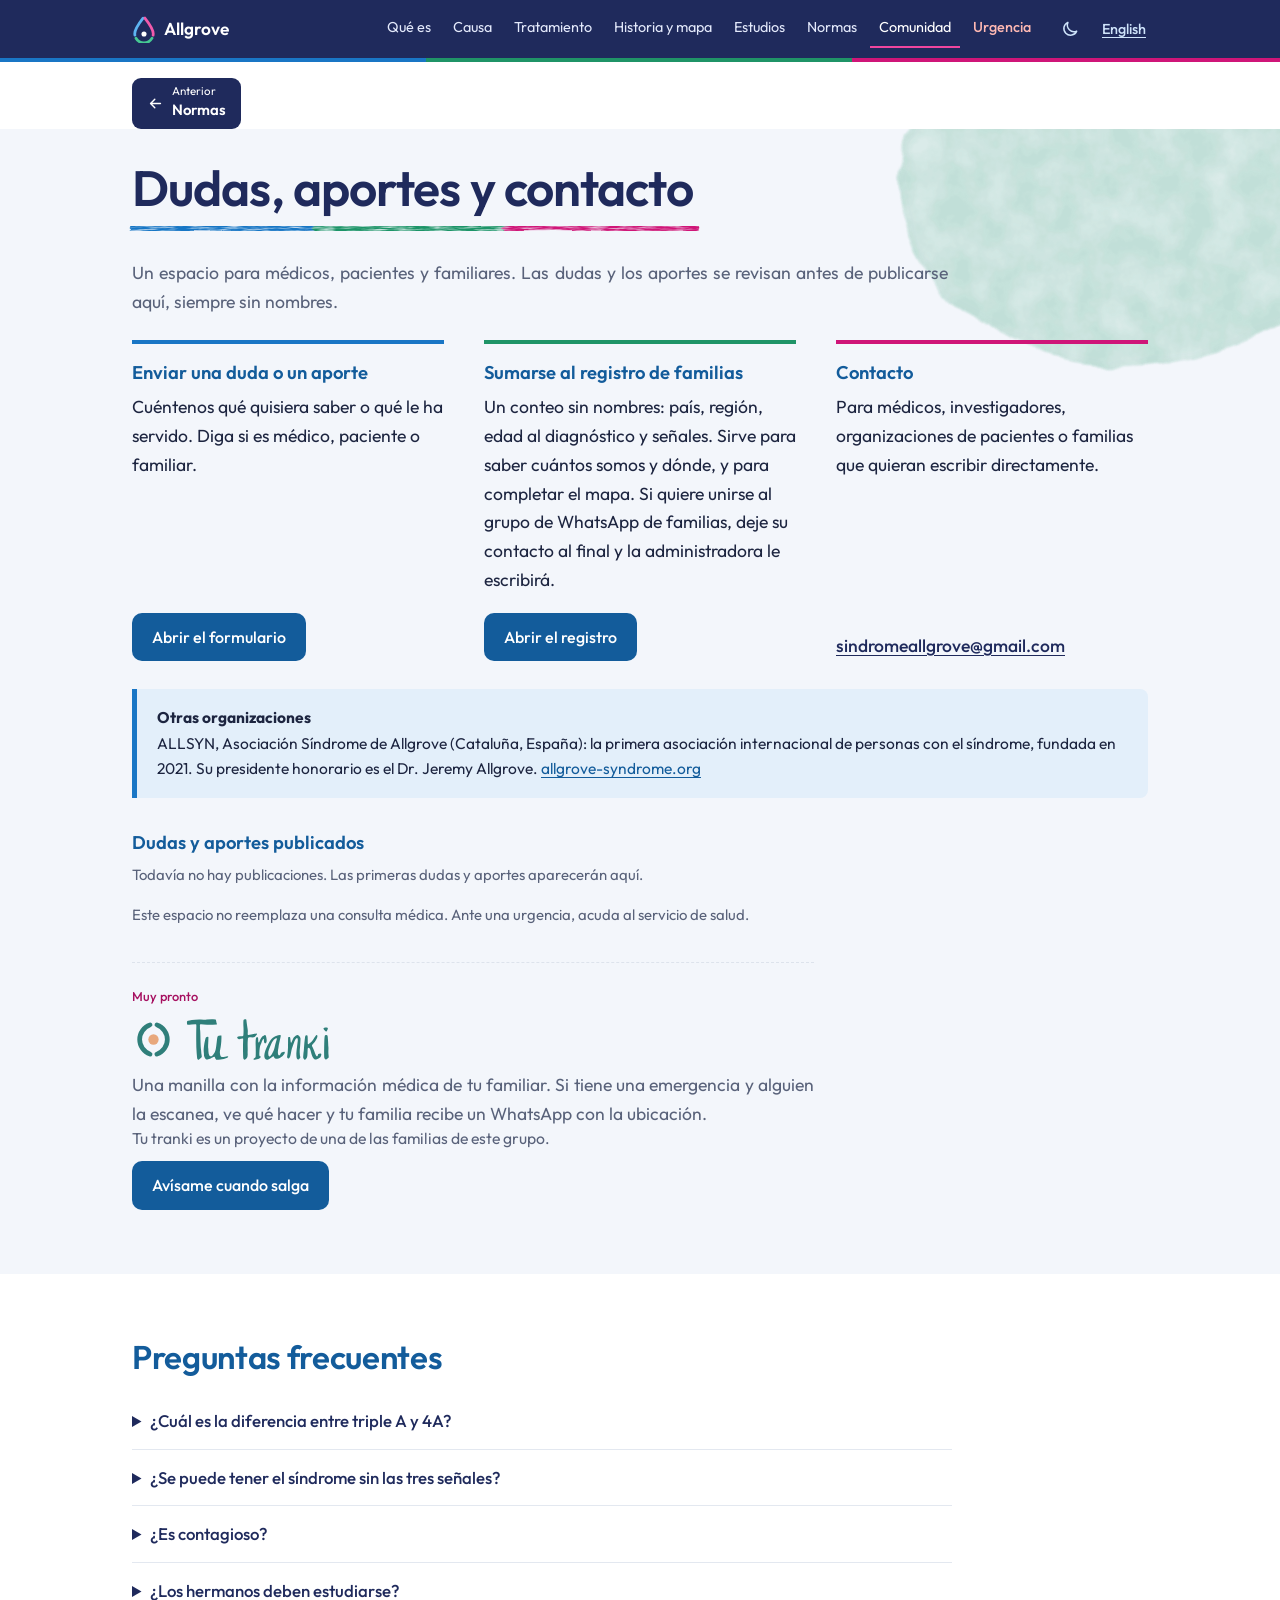
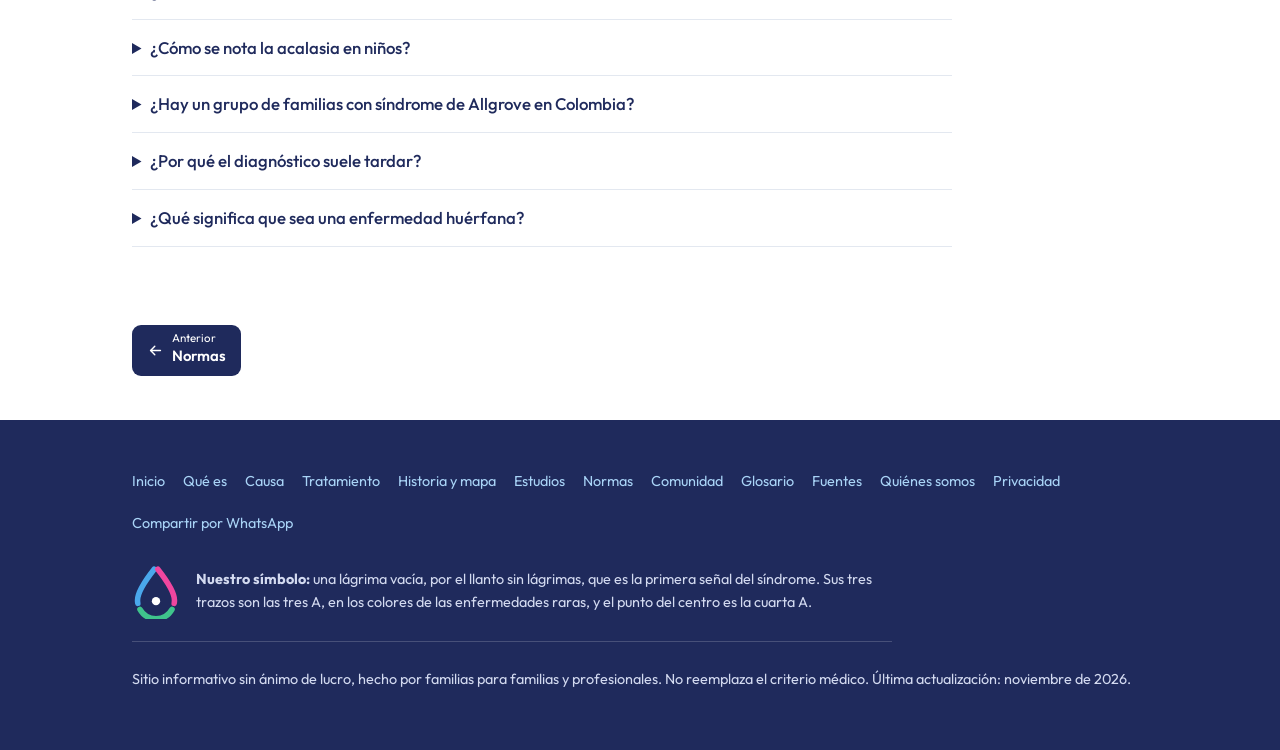
<file: comunidad.html>
<!DOCTYPE html>
<html lang="es">
<head>
<meta charset="utf-8">
<meta name="viewport" content="width=device-width, initial-scale=1">
<title>Comunidad, contacto y preguntas frecuentes · Síndrome de Allgrove</title>
<meta name="description" content="Dudas y aportes, registro de familias con síndrome de Allgrove, contacto y preguntas frecuentes.">
<meta property="og:type" content="website">
<meta property="og:site_name" content="Síndrome de Allgrove">
<meta property="og:title" content="Comunidad, contacto y preguntas frecuentes">
<meta property="og:description" content="Dudas y aportes, registro de familias con síndrome de Allgrove, contacto y preguntas frecuentes.">
<meta property="og:locale" content="es_CO">
<meta property="og:url" content="https://sindromedeallgrove.org/comunidad">
<meta property="og:image" content="https://sindromedeallgrove.org/img/compartir.png">
<meta property="og:image:width" content="1200">
<meta property="og:image:height" content="630">
<meta name="twitter:card" content="summary_large_image">
<link rel="canonical" href="https://sindromedeallgrove.org/comunidad">
<meta name="theme-color" content="#1f2a5c">
<script type="application/ld+json">{"@context": "https://schema.org", "@graph": [{"@type": "Organization", "@id": "https://sindromedeallgrove.org/#grupo", "name": "Grupo de familias con síndrome de Allgrove en Colombia", "url": "https://sindromedeallgrove.org/", "email": "sindromeallgrove@gmail.com", "logo": "https://sindromedeallgrove.org/img/compartir.png", "areaServed": "CO"}, {"@type": "MedicalWebPage", "url": "https://sindromedeallgrove.org/comunidad", "name": "Comunidad, contacto y preguntas frecuentes", "description": "Dudas y aportes, registro de familias con síndrome de Allgrove, contacto y preguntas frecuentes.", "inLanguage": "es", "isPartOf": {"@id": "https://sindromedeallgrove.org/#sitio"}, "publisher": {"@id": "https://sindromedeallgrove.org/#grupo"}, "about": {"@type": "MedicalCondition", "name": "Síndrome de Allgrove", "alternateName": ["Síndrome triple A", "Síndrome 4A", "Triple A syndrome", "Allgrove syndrome", "Achalasia-addisonianism-alacrima syndrome"], "code": [{"@type": "MedicalCode", "codingSystem": "OMIM", "codeValue": "231550"}, {"@type": "MedicalCode", "codingSystem": "ORPHA", "codeValue": "869"}]}, "audience": [{"@type": "PeopleAudience", "audienceType": "Pacientes y familias"}, {"@type": "MedicalAudience", "audienceType": "Profesionales de la salud"}], "lastReviewed": "2026-11-14"}, {"@type": "FAQPage", "mainEntity": [{"@type": "Question", "name": "¿Cuál es la diferencia entre triple A y 4A?", "acceptedAnswer": {"@type": "Answer", "text": "Es la misma enfermedad. «Triple A» nombra las tres señales clásicas. «4A» agrega el compromiso del sistema nervioso autónomo y de los nervios, que aparece en buena parte de los pacientes con el paso del tiempo."}}, {"@type": "Question", "name": "¿Se puede tener el síndrome sin las tres señales?", "acceptedAnswer": {"@type": "Answer", "text": "Sí. Hay personas con dos de las tres, y la tercera puede tardar años o no presentarse. Por eso, ante dos señales, los especialistas recomiendan pensar en el síndrome y pedir el estudio genético."}}, {"@type": "Question", "name": "¿Es contagioso?", "acceptedAnswer": {"@type": "Answer", "text": "No. Es una condición genética con la que se nace."}}, {"@type": "Question", "name": "¿Los hermanos deben estudiarse?", "acceptedAnswer": {"@type": "Answer", "text": "Conviene consultarlo con genética. Cada hermano tiene una probabilidad de 1 en 4 de tener el síndrome, y detectarlo antes de una crisis por falta de cortisol puede evitar complicaciones graves."}}, {"@type": "Question", "name": "¿Cómo se nota la acalasia en niños?", "acceptedAnswer": {"@type": "Answer", "text": "El niño no traga bien: se atora, devuelve la comida sin digerir, tose de noche, come muy despacio o no sube de peso. Si un niño que llora sin lágrimas tiene además estos problemas, vale la pena preguntar por el síndrome de Allgrove."}}, {"@type": "Question", "name": "¿Hay un grupo de familias con síndrome de Allgrove en Colombia?", "acceptedAnswer": {"@type": "Answer", "text": "Sí. Este sitio lo hace ese grupo. Para unirse al grupo de WhatsApp de familias, deje sus datos en el registro de familia de esta página."}}, {"@type": "Question", "name": "¿Por qué el diagnóstico suele tardar?", "acceptedAnswer": {"@type": "Answer", "text": "Porque es muy poco frecuente y sus señales se atienden en consultas distintas: los ojos en oftalmología, el vómito en gastroenterología, los bajones de azúcar en urgencias. Unir las piezas es lo difícil."}}, {"@type": "Question", "name": "¿Qué significa que sea una enfermedad huérfana?", "acceptedAnswer": {"@type": "Answer", "text": "Que afecta a muy pocas personas. En Colombia, la Ley 1392 de 2010 reconoce las enfermedades huérfanas como de especial interés, y la Ley 1751 de 2015 (art. 11) pone a quienes las tienen entre los sujetos de especial protección en salud. No pagan cuotas moderadoras ni copagos en su atención (Decreto 1652 de 2022; sentencia T-402 de 2018). El listado oficial vigente es el de la Resolución 2625 de 2025, que reconoce 2.273 enfermedades y aclara que el listado no puede ser una barrera de acceso. Allí el síndrome figura como «Síndrome Triple A», no como Allgrove: conviene saberlo al buscarlo o al hacer trámites. El resumen completo está en la sección «Normas vigentes en Colombia»."}}]}]}</script>
<link rel="icon" href="data:image/svg+xml,%3Csvg xmlns=%27http://www.w3.org/2000/svg%27 viewBox=%270 0 52 60%27%3E%3Cpath pathLength=%273%27 d=%27M26 4C26 4 6 28 6 40a20 20 0 0 0 40 0C46 28 26 4 26 4z%27 fill=%27none%27 stroke=%27%231976c5%27 stroke-width=%277%27 stroke-linecap=%27round%27 stroke-dasharray=%27.86 2.14%27 stroke-dashoffset=%27-.07%27/%3E%3Cpath pathLength=%273%27 d=%27M26 4C26 4 6 28 6 40a20 20 0 0 0 40 0C46 28 26 4 26 4z%27 fill=%27none%27 stroke=%27%231f9467%27 stroke-width=%277%27 stroke-linecap=%27round%27 stroke-dasharray=%27.86 2.14%27 stroke-dashoffset=%27-1.07%27/%3E%3Cpath pathLength=%273%27 d=%27M26 4C26 4 6 28 6 40a20 20 0 0 0 40 0C46 28 26 4 26 4z%27 fill=%27none%27 stroke=%27%23cf1578%27 stroke-width=%277%27 stroke-linecap=%27round%27 stroke-dasharray=%27.86 2.14%27 stroke-dashoffset=%27-2.07%27/%3E%3Ccircle cx=%2726%27 cy=%2741%27 r=%275%27 fill=%27%231f2a5c%27/%3E%3C/svg%3E">
<link rel="preload" href="/fonts/outfit-latin.woff" as="font" type="font/woff" crossorigin>
<link rel="stylesheet" href="/css/site.css?v=a4e6f3dd">
<script>try{if(localStorage.getItem("tema")==="oscuro")document.documentElement.dataset.theme="dark"}catch(e){}</script>
</head>
<body class="c1"><span id="arriba"></span>
<a class="skip" href="#contenido" data-en="Skip to content">Saltar al contenido</a>
<nav><div class="wrap">
  <a class="brand" href="/"><svg viewBox="0 0 52 60" aria-hidden="true"><path pathLength="3" d="M26 4C26 4 6 28 6 40a20 20 0 0 0 40 0C46 28 26 4 26 4z" fill="none" stroke="#5db4f2" stroke-width="6" stroke-linecap="round" stroke-dasharray=".86 2.14" stroke-dashoffset="-.07"/><path pathLength="3" d="M26 4C26 4 6 28 6 40a20 20 0 0 0 40 0C46 28 26 4 26 4z" fill="none" stroke="#46c993" stroke-width="6" stroke-linecap="round" stroke-dasharray=".86 2.14" stroke-dashoffset="-1.07"/><path pathLength="3" d="M26 4C26 4 6 28 6 40a20 20 0 0 0 40 0C46 28 26 4 26 4z" fill="none" stroke="#f25aab" stroke-width="6" stroke-linecap="round" stroke-dasharray=".86 2.14" stroke-dashoffset="-2.07"/><circle cx="26" cy="41" r="5.5" fill="#ffffff"/></svg>
    Allgrove</a>
  <button id="menu" aria-label="Menú" aria-expanded="false" aria-controls="links"><svg viewBox="0 0 24 24" aria-hidden="true"><path d="M4 7h16M4 12h16M4 17h16" fill="none" stroke="currentColor" stroke-width="2" stroke-linecap="round"/></svg></button>
  <div class="links" id="links"><a href="que-es#arriba" data-en="What it is">Qué es</a><a href="causa#arriba" data-en="Cause">Causa</a><a href="tratamiento#arriba" data-en="Treatment">Tratamiento</a><a href="historia-mapa#arriba" data-en="History and map">Historia y mapa</a><a href="estudios#arriba" data-en="Studies">Estudios</a><a href="normas#arriba" data-en="Rules">Normas</a><a href="comunidad#arriba" class="on" aria-current="page" data-en="Community">Comunidad</a><a class="urg" href="que-es#urgencia" data-en="Emergency">Urgencia</a></div>
  <button id="theme" aria-label="Apariencia oscura o clara / Dark or light appearance" title="Apariencia oscura o clara"><svg class="moon" viewBox="0 0 24 24" aria-hidden="true"><path d="M20 14.5A8 8 0 0 1 9.5 4a8 8 0 1 0 10.5 10.5z" fill="none" stroke="currentColor" stroke-width="1.8" stroke-linejoin="round"/></svg><svg class="sun" viewBox="0 0 24 24" aria-hidden="true"><g fill="none" stroke="currentColor" stroke-width="1.8" stroke-linecap="round"><circle cx="12" cy="12" r="4.2"/><path d="M12 2.5v2M12 19.5v2M2.5 12h2M19.5 12h2M5.3 5.3l1.4 1.4M17.3 17.3l1.4 1.4M5.3 18.7l1.4-1.4M17.3 6.7l1.4-1.4"/></g></svg></button>
  <button id="lang" aria-label="Cambiar idioma / Change language">English</button>
</div></nav>
<div class="tri"></div>
<main id="contenido">
<div class="wrap pntop"><div class="pn"><a class="prev" href="normas#arriba"><svg viewBox="0 0 24 24" aria-hidden="true"><path d="M5 12h13M13 6l6 6-6 6" fill="none" stroke="currentColor" stroke-width="2" stroke-linecap="round" stroke-linejoin="round"/></svg><span><small data-en="Previous">Anterior</small><span data-en="Rules">Normas</span></span></a></div></div>
<section class="alt" id="comunidad"><div class="wrap">
  <h1 class="ph" data-en="Questions, experiences and contact">Dudas, aportes y contacto</h1>
  <p class="lead" data-en="A space for doctors, patients and relatives. Questions and contributions are reviewed before being published here, always without names.">Un espacio para médicos, pacientes y familiares. Las dudas y los aportes se revisan antes de publicarse aquí, siempre sin nombres.</p>
  <div class="ways">
    <div class="way"><h3 aria-level="2" data-en="Ask a question or share your experience">Enviar una duda o un aporte</h3><p data-en="Tell us what you would like to know or what has helped you. Say whether you are a doctor, a patient or a relative.">Cuéntenos qué quisiera saber o qué le ha servido. Diga si es médico, paciente o familiar.</p><span id="b1"></span></div>
    <div class="way"><h3 data-en="Join the family registry">Sumarse al registro de familias</h3><p data-en="A count without names: country, region, age at diagnosis and signs. It helps to know how many we are and where, and to complete the map. To join the families&#39; WhatsApp group, leave your contact at the end and the administrator will write to you.">Un conteo sin nombres: país, región, edad al diagnóstico y señales. Sirve para saber cuántos somos y dónde, y para completar el mapa. Si quiere unirse al grupo de WhatsApp de familias, deje su contacto al final y la administradora le escribirá.</p><span id="b2"></span></div>
    <div class="way"><h3 data-en="Contact">Contacto</h3><p data-en="For doctors, researchers, patient organisations or families who want to write directly.">Para médicos, investigadores, organizaciones de pacientes o familias que quieran escribir directamente.</p><span id="b3"></span></div>
  </div>
  <div class="note" style="margin-top:28px"><b data-en="Other organisations">Otras organizaciones</b><br><span data-en="ALLSYN, Allgrove Syndrome Association (Catalonia, Spain): the first international association of people with the syndrome, founded in 2021. Its honorary president is Dr Jeremy Allgrove.">ALLSYN, Asociación Síndrome de Allgrove (Cataluña, España): la primera asociación internacional de personas con el síndrome, fundada en 2021. Su presidente honorario es el Dr. Jeremy Allgrove.</span> <a href="https://www.allgrove-syndrome.org/es/" target="_blank" rel="noopener">allgrove-syndrome.org</a></div>
  <div class="pub">
    <h3 data-en="Published questions and contributions">Dudas y aportes publicados</h3>
    <div id="posts"></div>
  </div>
  <p class="msg" style="margin-top:16px" data-en="This space does not replace a medical consultation. In an emergency, go to a health service.">Este espacio no reemplaza una consulta médica. Ante una urgencia, acuda al servicio de salud.</p>
  <div class="tranki" id="tu-tranki"><span class="soon" data-en="Coming soon">Muy pronto</span>
    <h3 class="tk-logo"><img class="tk-claro" src="img/tutranki-logo-verde.svg" alt="Tu tranki" width="200" height="43"><img class="tk-oscuro" src="img/tutranki-logo-blanco.svg" alt="Tu tranki" width="200" height="43"></h3>
    <p data-en="A bracelet with your relative's medical information. If they have an emergency and someone scans it, that person sees what to do and your family gets a WhatsApp message with the location.">Una manilla con la información médica de tu familiar. Si tiene una emergencia y alguien la escanea, ve qué hacer y tu familia recibe un WhatsApp con la ubicación.</p>
    <p class="tk-nota" data-en="Tu tranki is a project of one of the families in this group.">Tu tranki es un proyecto de una de las familias de este grupo.</p>
    <a class="btn blue" href="https://staffgestionintegral.com.co/tu-tranki" target="_blank" rel="noopener" data-en="Let me know when it's out">Avísame cuando salga</a></div>
</div></section><section id="preguntas"><div class="wrap">
  <h2 data-en="Frequently asked questions">Preguntas frecuentes</h2>
  <details><summary data-en="What is the difference between triple A and 4A?">¿Cuál es la diferencia entre triple A y 4A?</summary><p data-en="It is the same disease. «Triple A» names the three classic signs. «4A» adds the involvement of the autonomic nervous system and the nerves, which appears in many patients over time.">Es la misma enfermedad. «Triple A» nombra las tres señales clásicas. «4A» agrega el compromiso del sistema nervioso autónomo y de los nervios, que aparece en buena parte de los pacientes con el paso del tiempo.</p></details>
  <details><summary data-en="Can someone have the syndrome without all three signs?">¿Se puede tener el síndrome sin las tres señales?</summary><p data-en="Yes. Some people have two of the three, and the third may take years or never appear. That is why, with two signs, specialists recommend considering the syndrome and requesting the genetic test.">Sí. Hay personas con dos de las tres, y la tercera puede tardar años o no presentarse. Por eso, ante dos señales, los especialistas recomiendan pensar en el síndrome y pedir el estudio genético.</p></details>
  <details><summary data-en="Is it contagious?">¿Es contagioso?</summary><p data-en="No. It is a genetic condition a person is born with.">No. Es una condición genética con la que se nace.</p></details>
  <details><summary data-en="Should siblings be tested?">¿Los hermanos deben estudiarse?</summary><p data-en="It is worth discussing with a geneticist. Each sibling has a 1 in 4 chance of having the syndrome, and detecting it before a crisis from lack of cortisol can prevent serious complications.">Conviene consultarlo con genética. Cada hermano tiene una probabilidad de 1 en 4 de tener el síndrome, y detectarlo antes de una crisis por falta de cortisol puede evitar complicaciones graves.</p></details>
  <details><summary data-en="How is achalasia noticed in children?">¿Cómo se nota la acalasia en niños?</summary><p data-en="The child does not swallow well: they choke, bring food back up undigested, cough at night, eat slowly or do not gain weight. If a child with a lack of tears also has these problems, it is worth asking about Allgrove syndrome.">El niño no traga bien: se atora, devuelve la comida sin digerir, tose de noche, come muy despacio o no sube de peso. Si un niño que llora sin lágrimas tiene además estos problemas, vale la pena preguntar por el síndrome de Allgrove.</p></details>
  <details><summary data-en="Is there a group of families with Allgrove syndrome in Colombia?">¿Hay un grupo de familias con síndrome de Allgrove en Colombia?</summary><p data-en="Yes. This site is made by that group. To join the families' WhatsApp group, leave your details in the family registry on this page.">Sí. Este sitio lo hace ese grupo. Para unirse al grupo de WhatsApp de familias, deje sus datos en el registro de familia de esta página.</p></details>
  <details><summary data-en="Why does diagnosis often take so long?">¿Por qué el diagnóstico suele tardar?</summary><p data-en="Because it is very rare and its signs are seen in different clinics: the eyes in ophthalmology, the vomiting in gastroenterology, the low blood sugar in the emergency room. Putting the pieces together is the hard part.">Porque es muy poco frecuente y sus señales se atienden en consultas distintas: los ojos en oftalmología, el vómito en gastroenterología, los bajones de azúcar en urgencias. Unir las piezas es lo difícil.</p></details>
  <details><summary data-en="What does «orphan disease» mean?">¿Qué significa que sea una enfermedad huérfana?</summary><p data-en="That it affects very few people. In Colombia, Law 1392 of 2010 recognises orphan diseases as a matter of special interest, and Law 1751 of 2015 (art. 11) places people who have them among those with special protection in health care. They pay no user fees or copayments for their care (Decree 1652 of 2022; ruling T-402 of 2018). The current official list is Resolution 2625 of 2025, which recognises 2,273 diseases and states that the list cannot be a barrier to care. There the syndrome appears as «Síndrome Triple A», not as Allgrove. The full summary is in the «Rules in force in Colombia» section.">Que afecta a muy pocas personas. En Colombia, la Ley 1392 de 2010 reconoce las enfermedades huérfanas como de especial interés, y la Ley 1751 de 2015 (art. 11) pone a quienes las tienen entre los sujetos de especial protección en salud. No pagan cuotas moderadoras ni copagos en su atención (Decreto 1652 de 2022; sentencia T-402 de 2018). El listado oficial vigente es el de la Resolución 2625 de 2025, que reconoce 2.273 enfermedades y aclara que el listado no puede ser una barrera de acceso. Allí el síndrome figura como «Síndrome Triple A», no como Allgrove: conviene saberlo al buscarlo o al hacer trámites. El resumen completo está en la sección «Normas vigentes en Colombia».</p></details>
</div></section>
<div class="wrap"><div class="pn"><a class="prev" href="normas#arriba"><svg viewBox="0 0 24 24" aria-hidden="true"><path d="M5 12h13M13 6l6 6-6 6" fill="none" stroke="currentColor" stroke-width="2" stroke-linecap="round" stroke-linejoin="round"/></svg><span><small data-en="Previous">Anterior</small><span data-en="Rules">Normas</span></span></a></div></div>
</main>
<footer><div class="wrap">
  <div class="fnav"><a href="/" data-en="Home">Inicio</a><a href="que-es#arriba" data-en="What it is">Qué es</a><a href="causa#arriba" data-en="Cause">Causa</a><a href="tratamiento#arriba" data-en="Treatment">Tratamiento</a><a href="historia-mapa#arriba" data-en="History and map">Historia y mapa</a><a href="estudios#arriba" data-en="Studies">Estudios</a><a href="normas#arriba" data-en="Rules">Normas</a><a href="comunidad#arriba" data-en="Community">Comunidad</a><a href="glosario#arriba" data-en="Glossary">Glosario</a><a href="fuentes#arriba" data-en="Sources">Fuentes</a><a href="quienes-somos#arriba" data-en="About us">Quiénes somos</a><a href="privacidad#arriba" data-en="Privacy">Privacidad</a><a class="wa" href="https://wa.me/?text=Comunidad%2C%20contacto%20y%20preguntas%20frecuentes%20%C2%B7%20S%C3%ADndrome%20de%20Allgrove%20https%3A//sindromedeallgrove.org/comunidad" target="_blank" rel="noopener" data-en="Share on WhatsApp">Compartir por WhatsApp</a></div>
  <div class="sym">
    <svg viewBox="0 0 52 60" aria-hidden="true"><path pathLength="3" d="M26 4C26 4 6 28 6 40a20 20 0 0 0 40 0C46 28 26 4 26 4z" fill="none" stroke="#4aa8ec" stroke-width="6" stroke-linecap="round" stroke-dasharray=".86 2.14" stroke-dashoffset="-.07"/><path pathLength="3" d="M26 4C26 4 6 28 6 40a20 20 0 0 0 40 0C46 28 26 4 26 4z" fill="none" stroke="#3fc48c" stroke-width="6" stroke-linecap="round" stroke-dasharray=".86 2.14" stroke-dashoffset="-1.07"/><path pathLength="3" d="M26 4C26 4 6 28 6 40a20 20 0 0 0 40 0C46 28 26 4 26 4z" fill="none" stroke="#f0469f" stroke-width="6" stroke-linecap="round" stroke-dasharray=".86 2.14" stroke-dashoffset="-2.07"/><circle cx="26" cy="41" r="4.5" fill="#fff"/></svg>
    <div data-en="<b>Our symbol:</b> an empty tear, for crying without tears, the first sign of the syndrome. Its three strokes are the three A's in the colours of rare diseases, and the dot in the centre is the fourth A."><b>Nuestro símbolo:</b> una lágrima vacía, por el llanto sin lágrimas, que es la primera señal del síndrome. Sus tres trazos son las tres A, en los colores de las enfermedades raras, y el punto del centro es la cuarta A.</div>
  </div>
  
  <p data-en="Non-profit information site, made by families for families and professionals. It does not replace medical judgement. Last updated: November 2026.">Sitio informativo sin ánimo de lucro, hecho por familias para familias y profesionales. No reemplaza el criterio médico. Última actualización: noviembre de 2026.</p>
</div></footer>
<script>

/* ====== DATOS QUE SE PUEDEN CAMBIAR ====== */
const CFG={email:'sindromeallgrove@gmail.com',formDudas:'https://docs.google.com/forms/d/e/1FAIpQLSf2p6Z48f2wGDU_VybIar9rW73zNMHu0Y_9bswxXj80Nb1ElA/viewform',formRegistro:'https://docs.google.com/forms/d/e/1FAIpQLSeiKzhqTxMyVPc9ULYMJvGkuxNW48rqU-hjV5tPHIJV5LboUg/viewform'};   // correo y enlaces a los formularios
const POSTS=[];   // dudas y aportes publicados: {rol:'Familiar', es:'texto', en:'text', fecha:'2026-11'}
/* ========================================= */
const $=s=>document.querySelector(s), $$=s=>[...document.querySelectorAll(s)];
const el=(t,c,x)=>{const e=document.createElement(t);if(c)e.className=c;if(x!=null)e.textContent=x;return e};
let LANG='es';const T=(es,en)=>LANG==='en'?en:es;const redraw=[];

const li=()=>LANG==='en'?1:0;
/* reveal, bars, nav */
function show(e){e.classList.add('in');e.querySelectorAll('.fill').forEach(f=>f.style.width=f.dataset.w+'%')}
if('IntersectionObserver' in window){
 const io=new IntersectionObserver(es=>es.forEach(e=>{if(e.isIntersecting){show(e.target);io.unobserve(e.target)}}),{threshold:.08});
 $$('.card').forEach(e=>io.observe(e));
}else $$('.card').forEach(show);

/* community + contact */
function drawCom(){
 const mk=(id,url,es,en)=>{const s=$(id);s.textContent='';if(url){const a=el('a','btn blue',T(es,en));a.href=url;a.target='_blank';a.rel='noopener';s.append(a)}else s.append(el('span','btn off',T('Muy pronto','Coming soon')))};
 mk('#b1',CFG.formDudas,'Abrir el formulario','Open the form');mk('#b2',CFG.formRegistro,'Abrir el registro','Open the registry');
 const c=$('#b3');c.textContent='';if(CFG.email){const a=el('a','mail',CFG.email);a.href='mailto:'+CFG.email;c.append(a)}else c.append(el('span','btn off',T('Correo: muy pronto','E-mail: coming soon')));
 const P=$('#posts');P.textContent='';if(!POSTS.length)P.append(el('p','msg',T('Todavía no hay publicaciones. Las primeras dudas y aportes aparecerán aquí.','Nothing published yet. The first questions and contributions will appear here.')));
 POSTS.forEach(p=>{const d=el('div','post');d.append(el('span','chip t',p.rol),el('p','',LANG==='en'&&p.en?p.en:p.es),el('span','msg',p.fecha||''));P.append(d)})}
drawCom();redraw.push(drawCom);
/* language */
function setLang(l){LANG=l;document.documentElement.lang=l;
 $$('[data-en]').forEach(e=>{if(e.dataset.es===undefined)e.dataset.es=e.innerHTML;e.innerHTML=l==='en'?e.dataset.en:e.dataset.es});
 $('#lang').textContent=l==='en'?'Español':'English';redraw.forEach(f=>f())}
if(!location.hash||location.hash==='#arriba'){try{history.scrollRestoration='manual'}catch(e){}scrollTo(0,0)}
$('#lang').onclick=()=>{setLang(LANG==='es'?'en':'es');try{localStorage.setItem('lang',LANG)}catch(e){}};
try{if(localStorage.getItem('lang')==='en')setLang('en')}catch(e){}
(function(){const t=$('#theme');if(!t)return;const set=d=>{if(d)document.documentElement.dataset.theme='dark';else delete document.documentElement.dataset.theme;t.setAttribute('aria-pressed',d?'true':'false');try{localStorage.setItem('tema',d?'oscuro':'claro')}catch(e){}};t.setAttribute('aria-pressed',document.documentElement.dataset.theme==='dark'?'true':'false');t.onclick=()=>set(document.documentElement.dataset.theme!=='dark')})();
(function(){const b=$('#menu'),l=$('#links');if(!b)return;b.onclick=()=>{const o=l.classList.toggle('open');b.setAttribute('aria-expanded',o)}})();

</script>
</body>
</html>
</file>
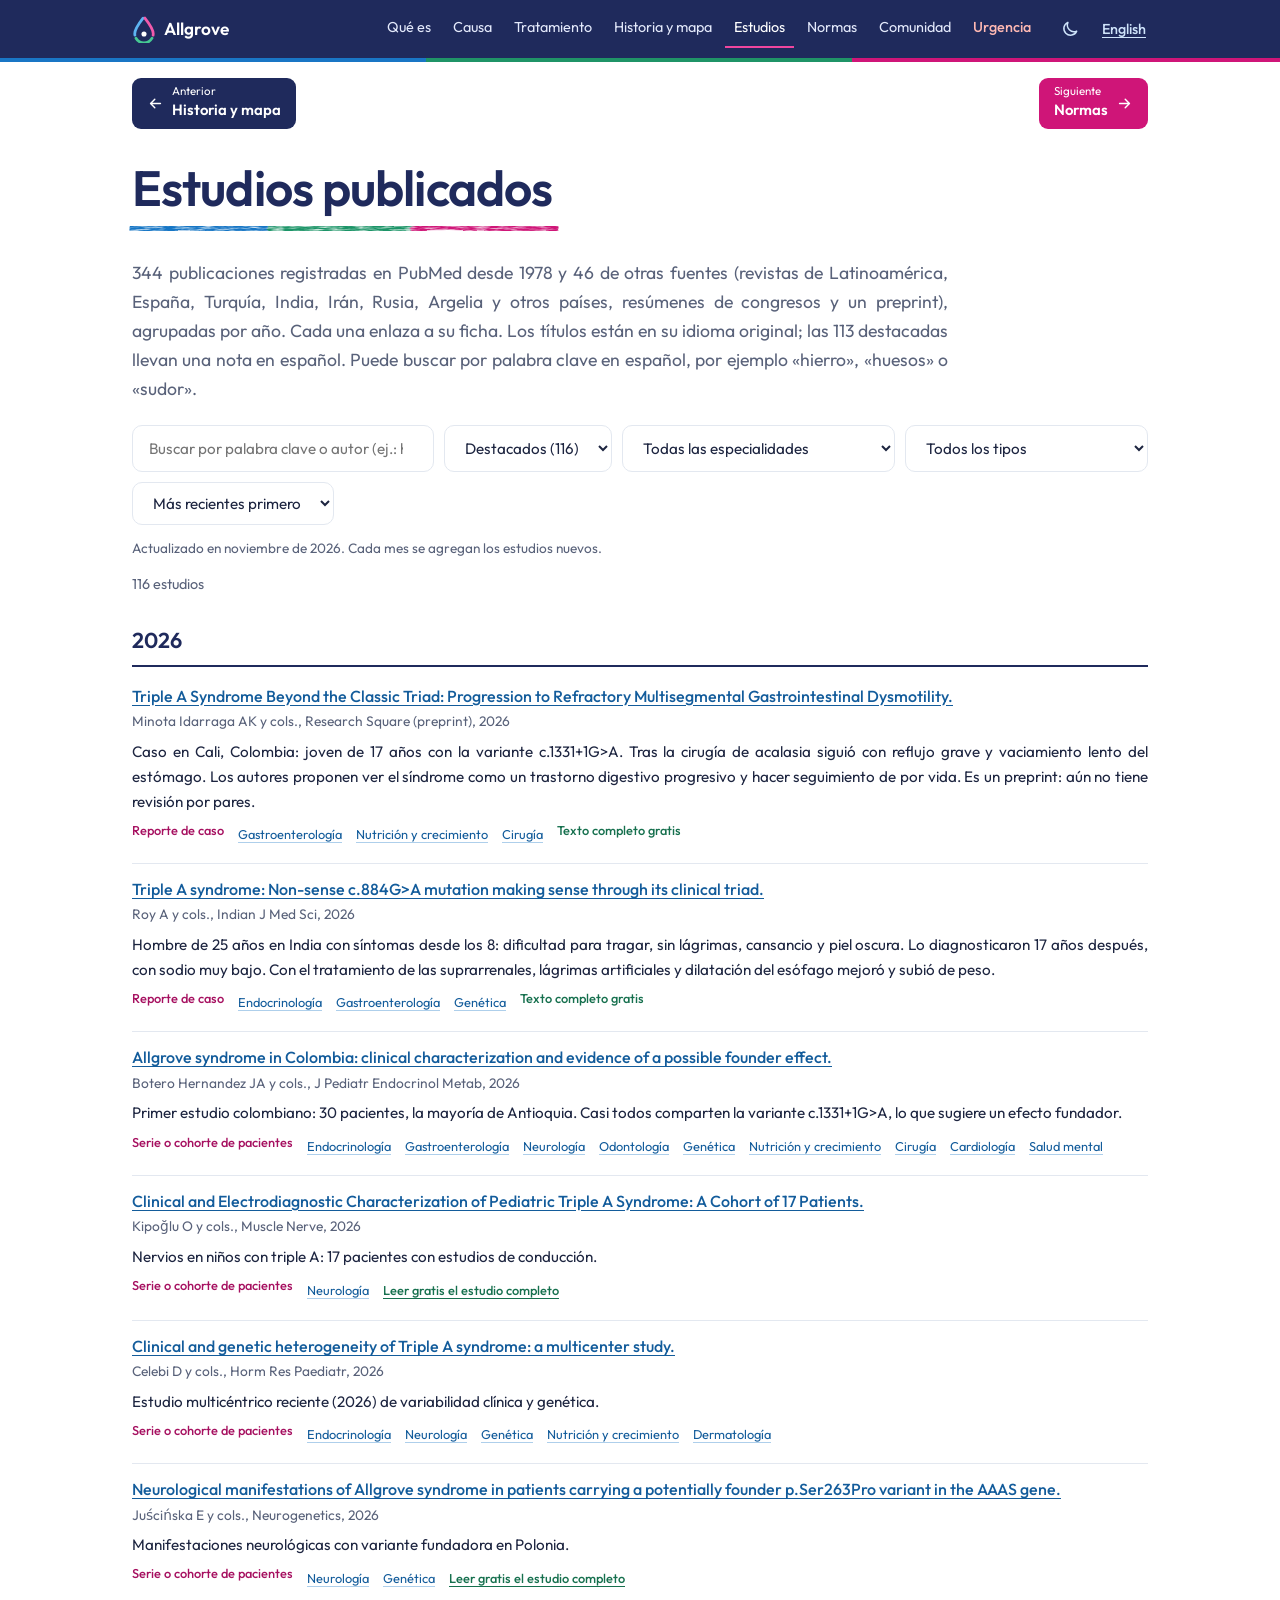
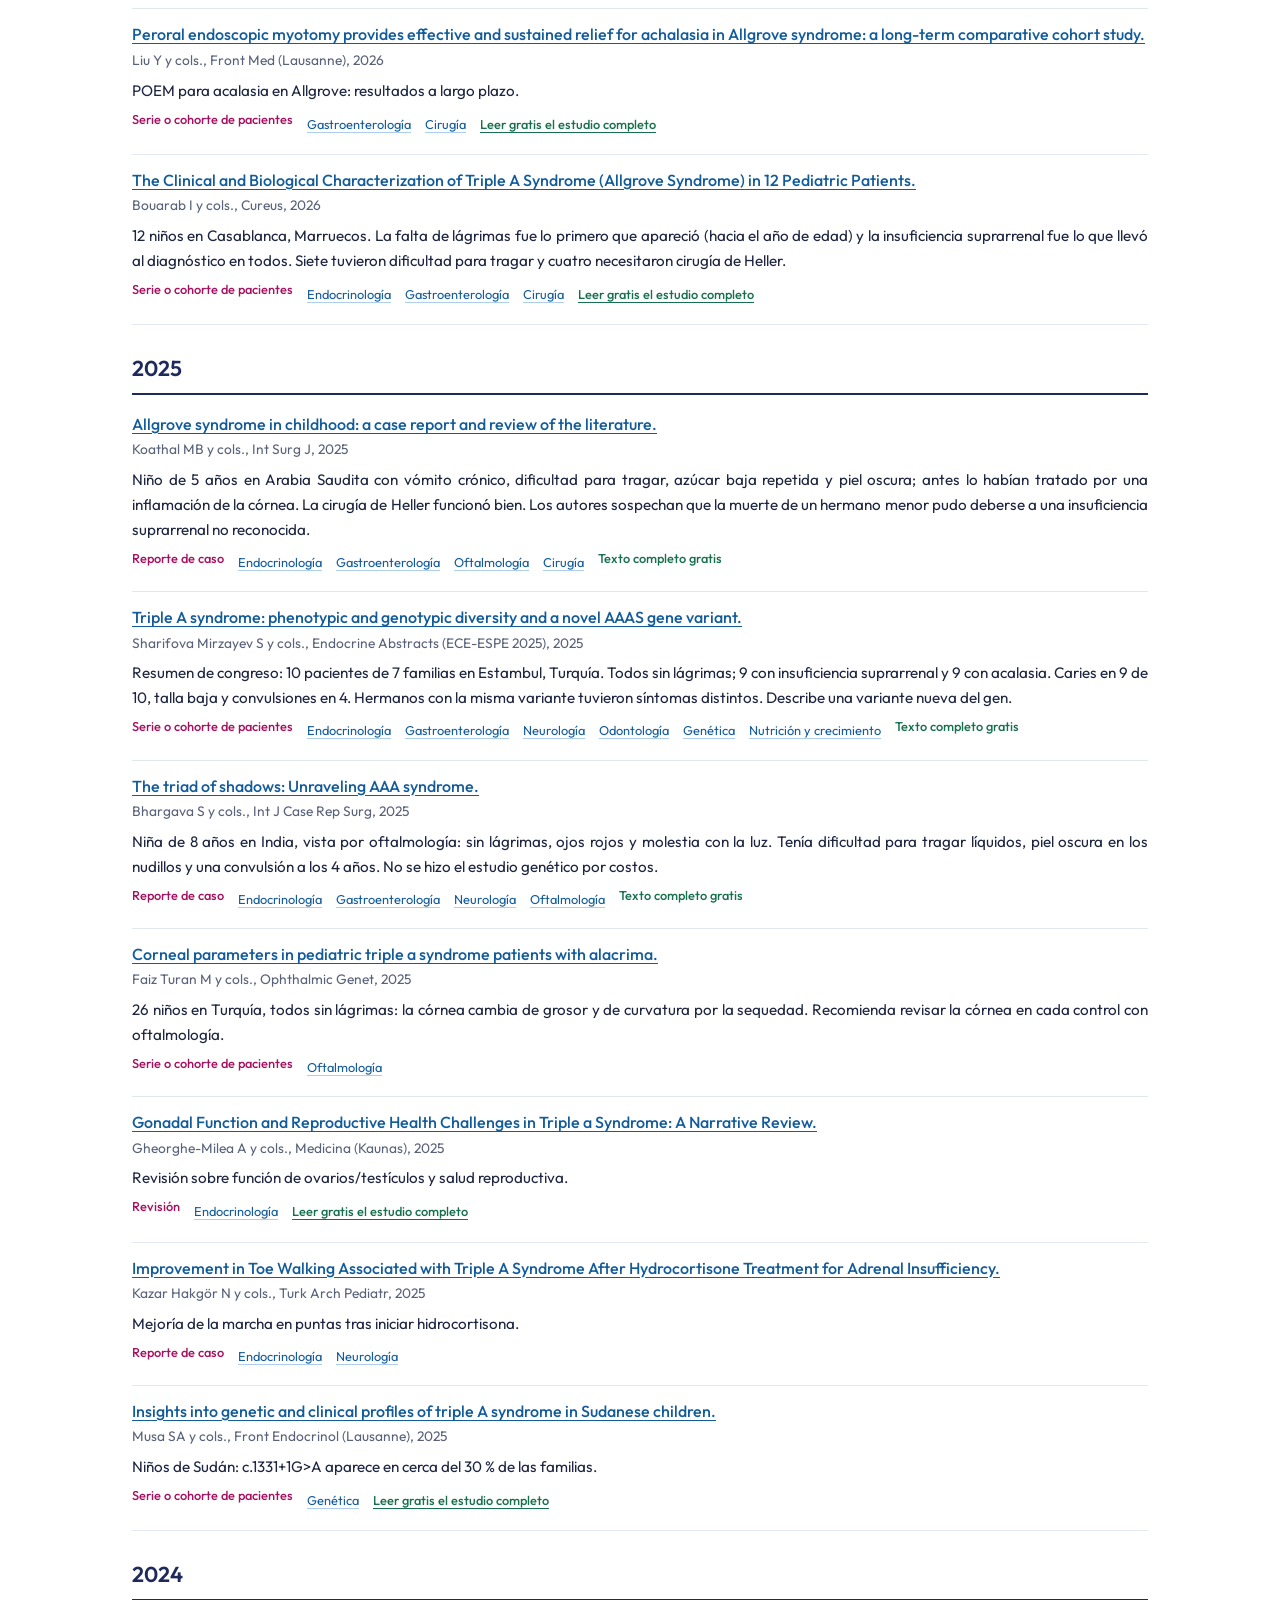
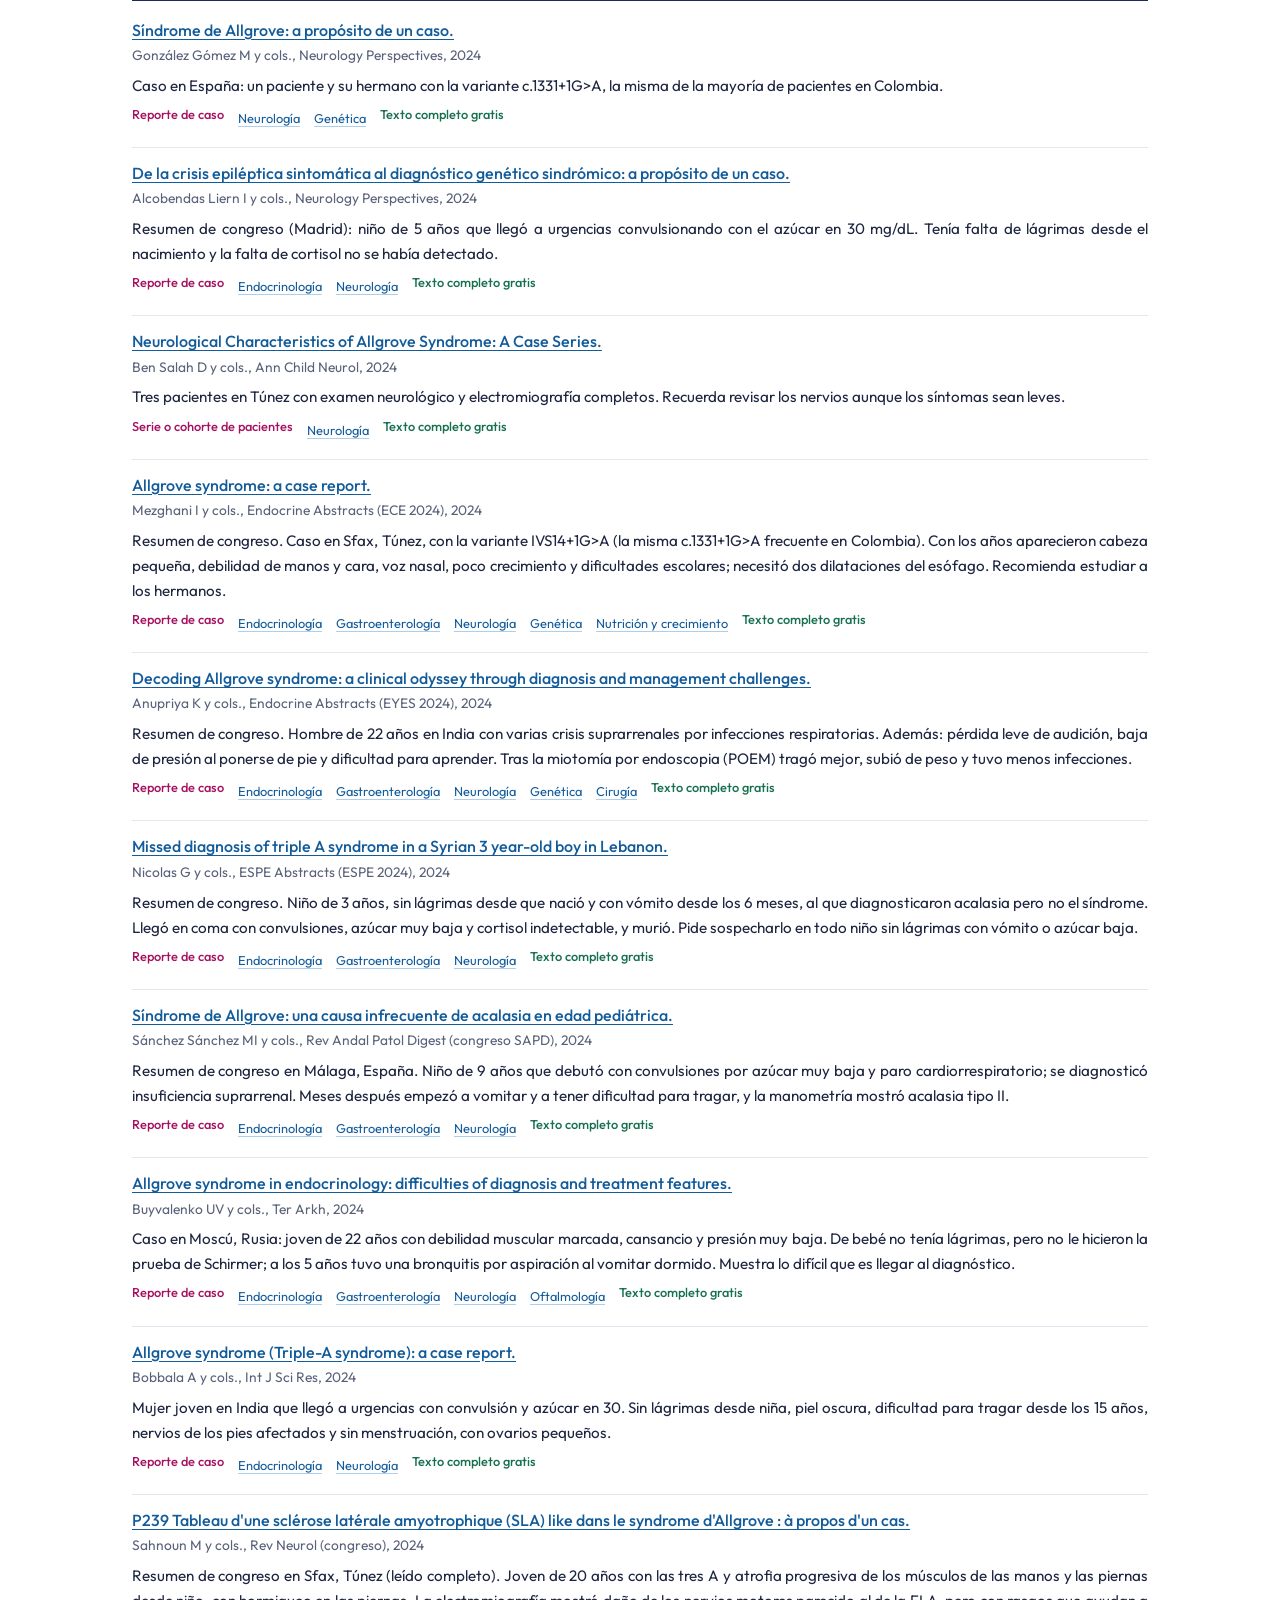
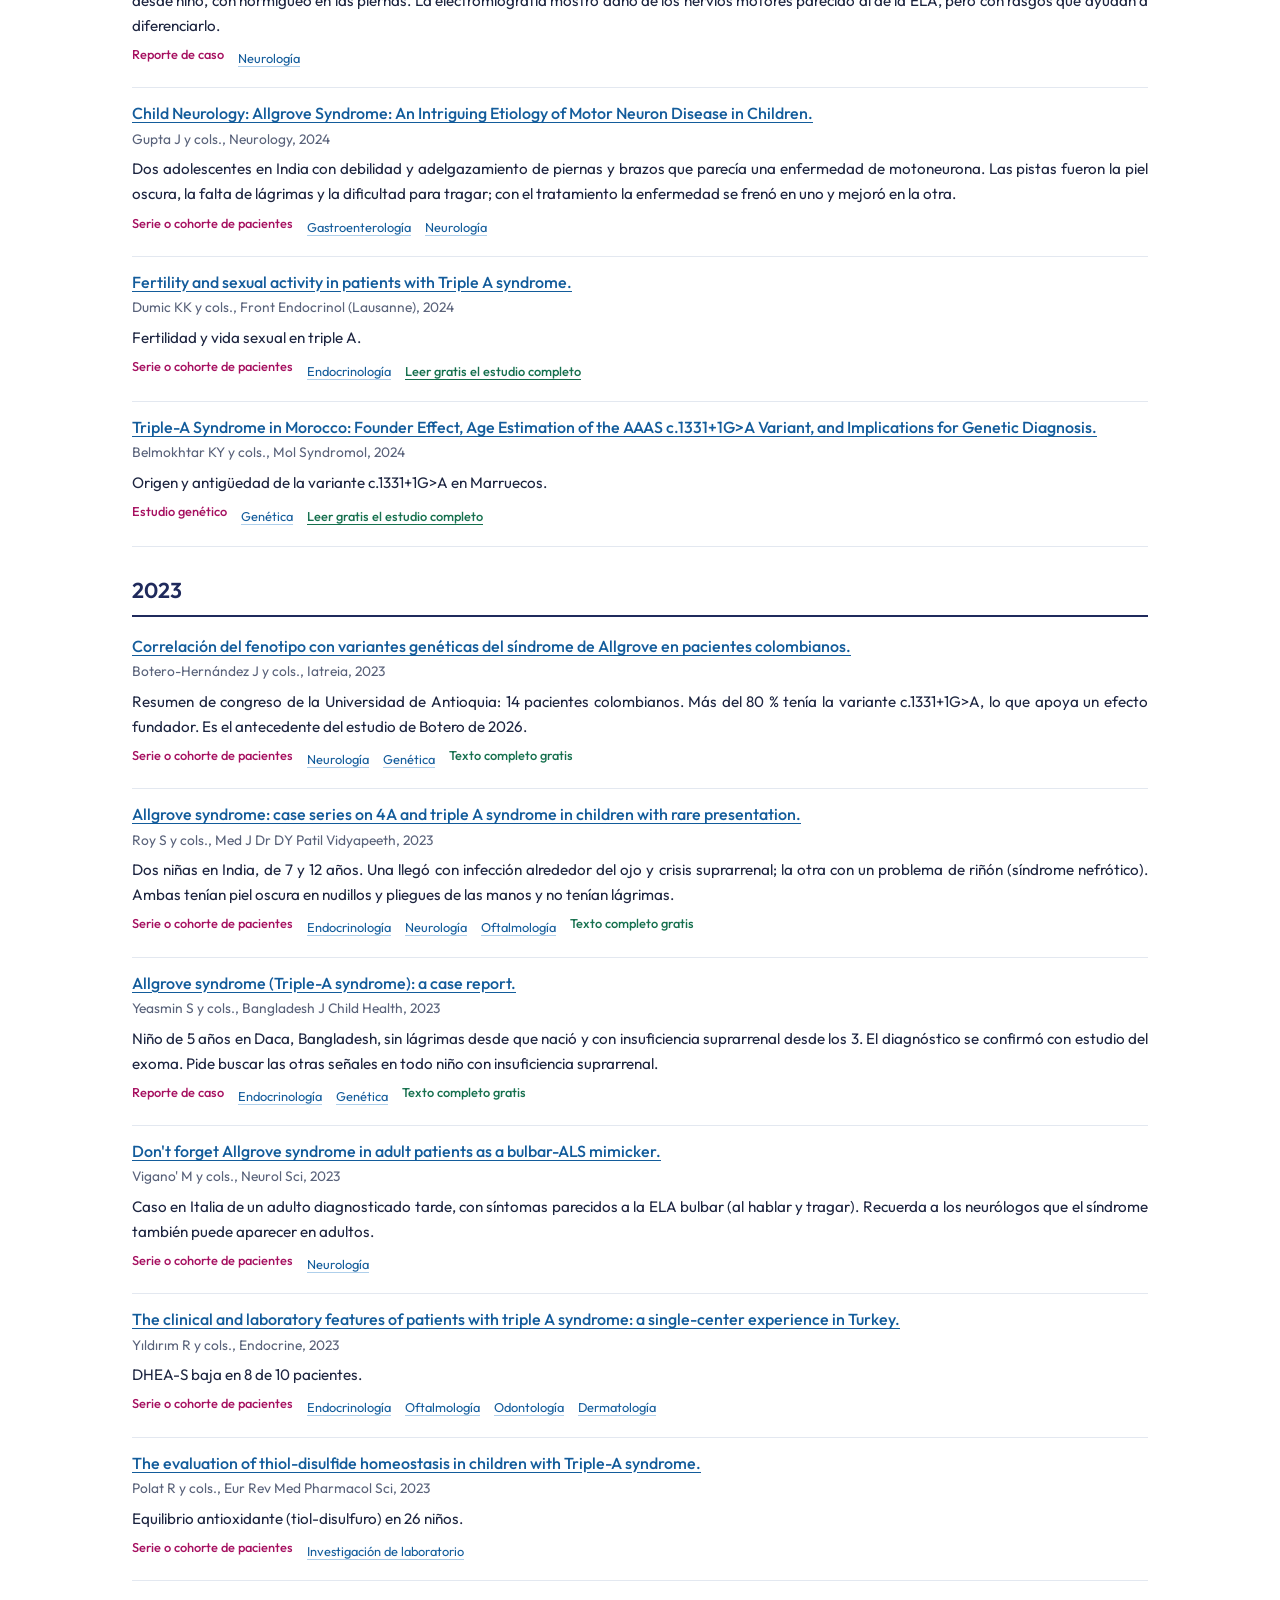
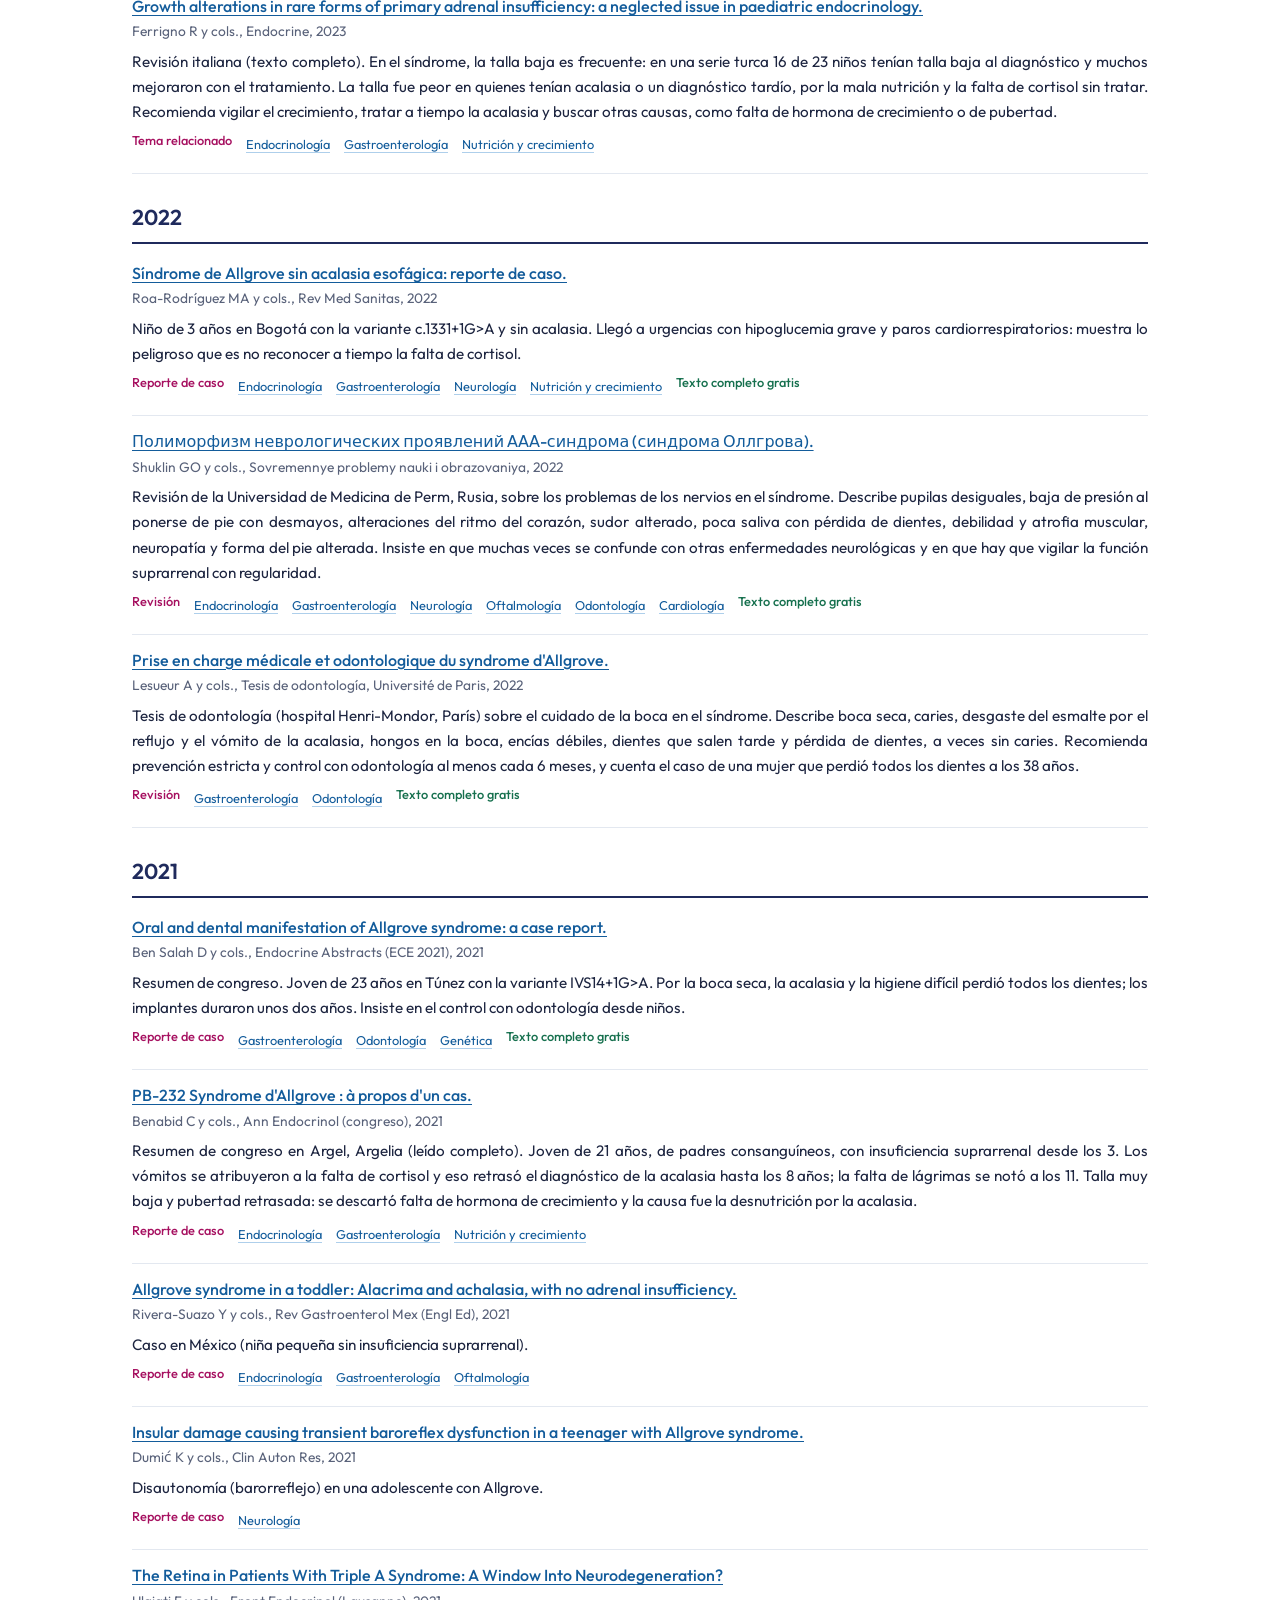
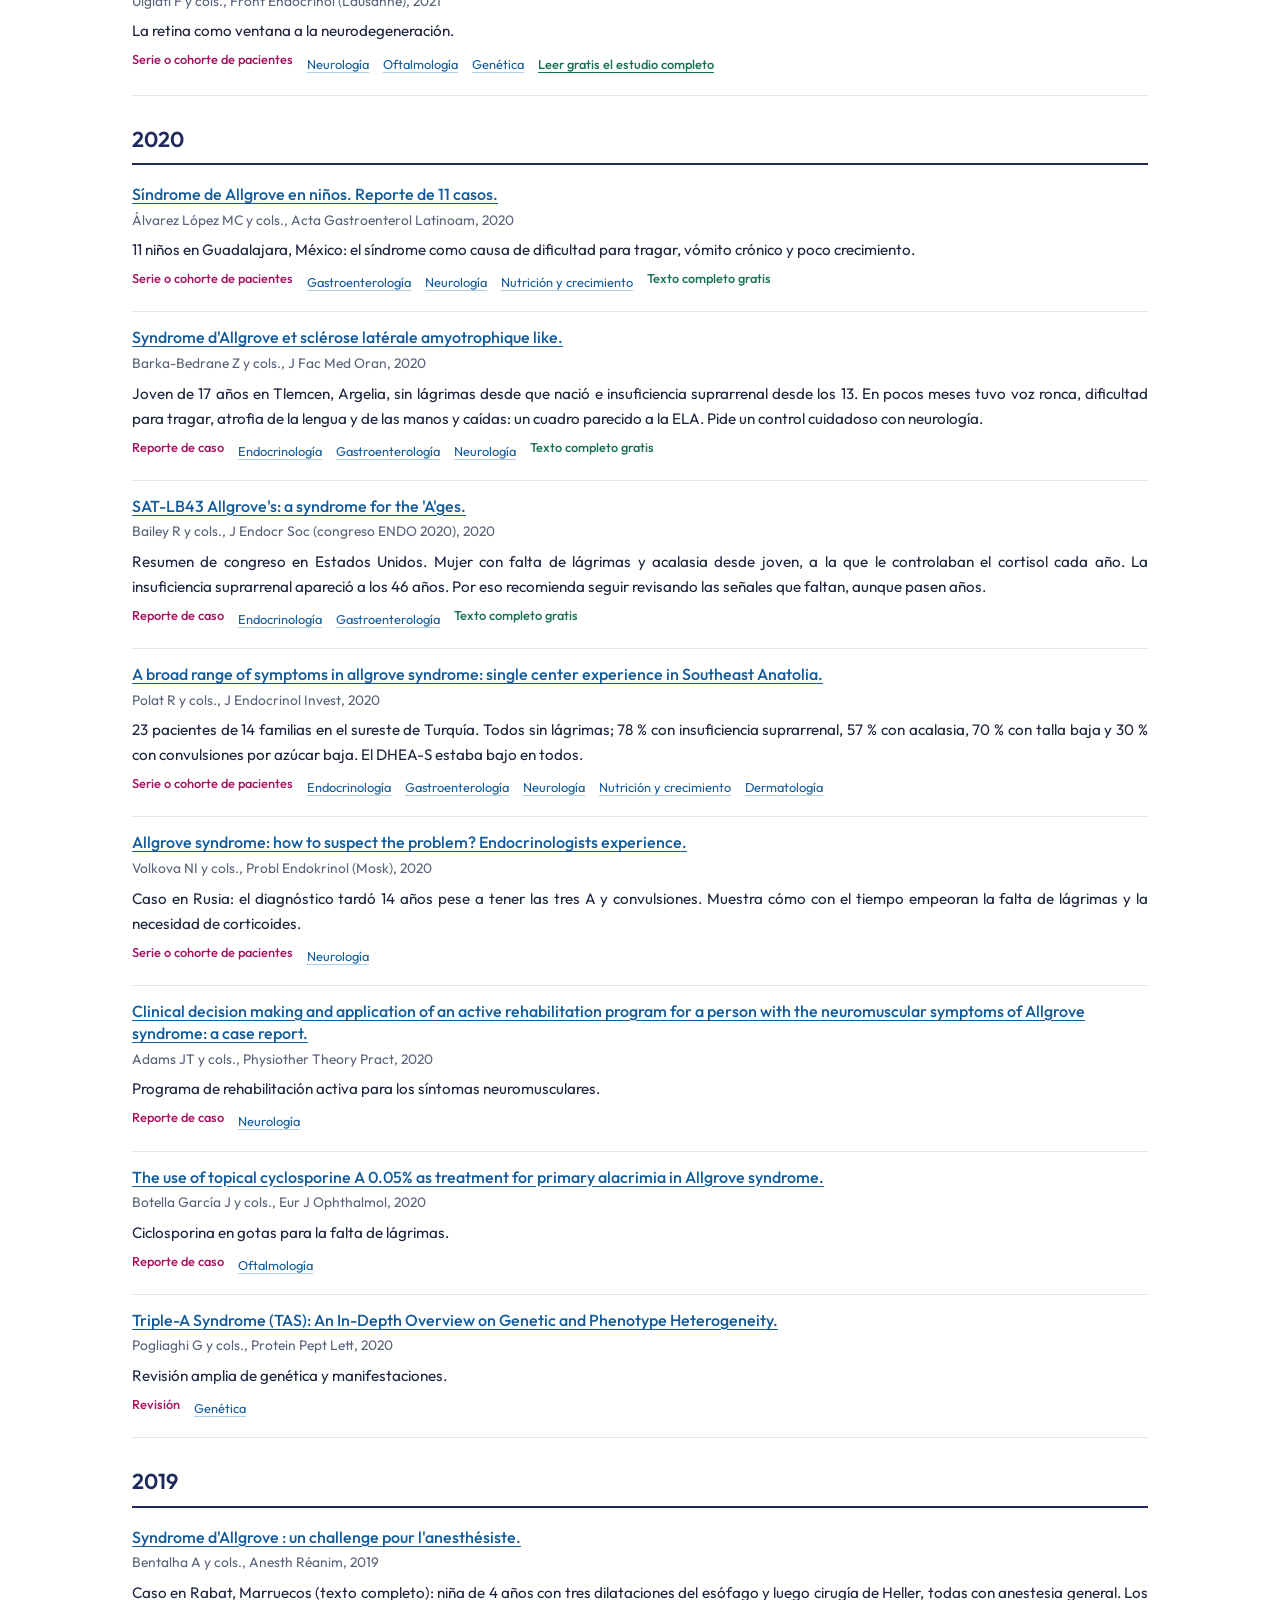
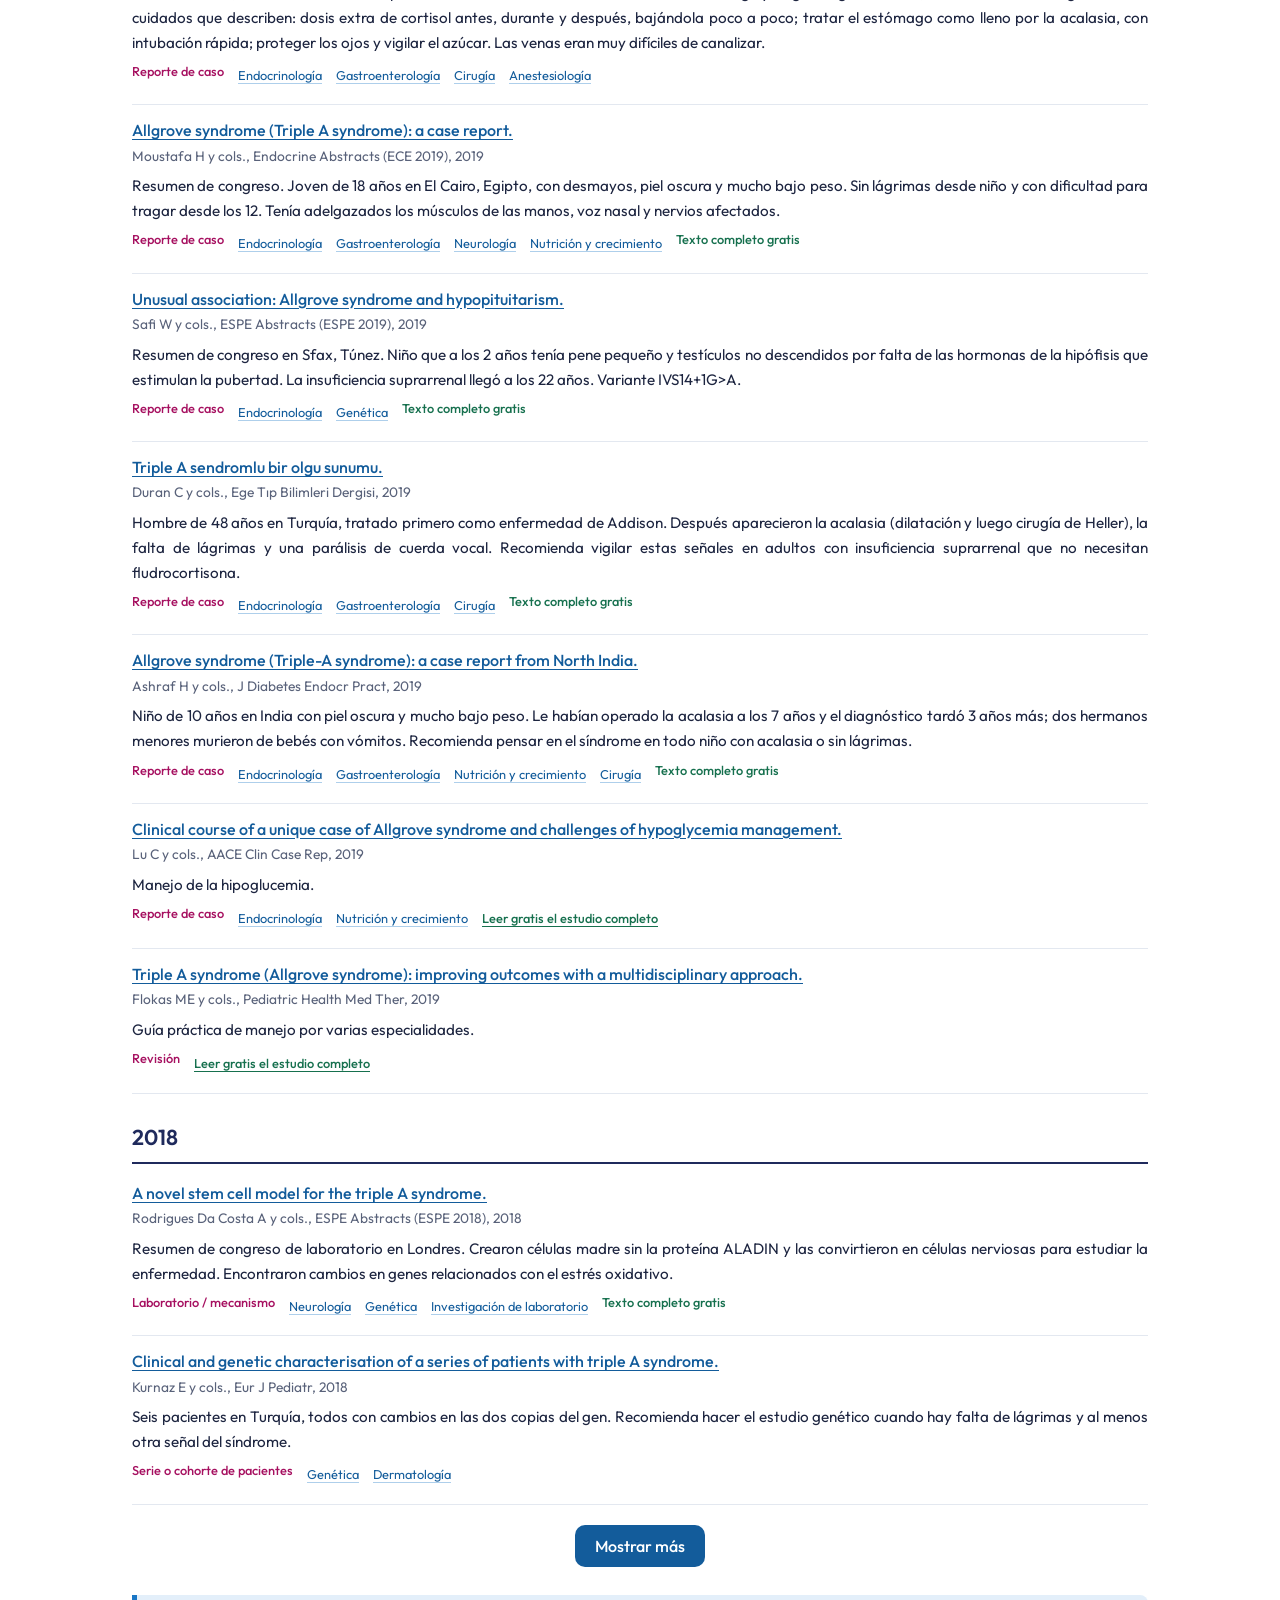
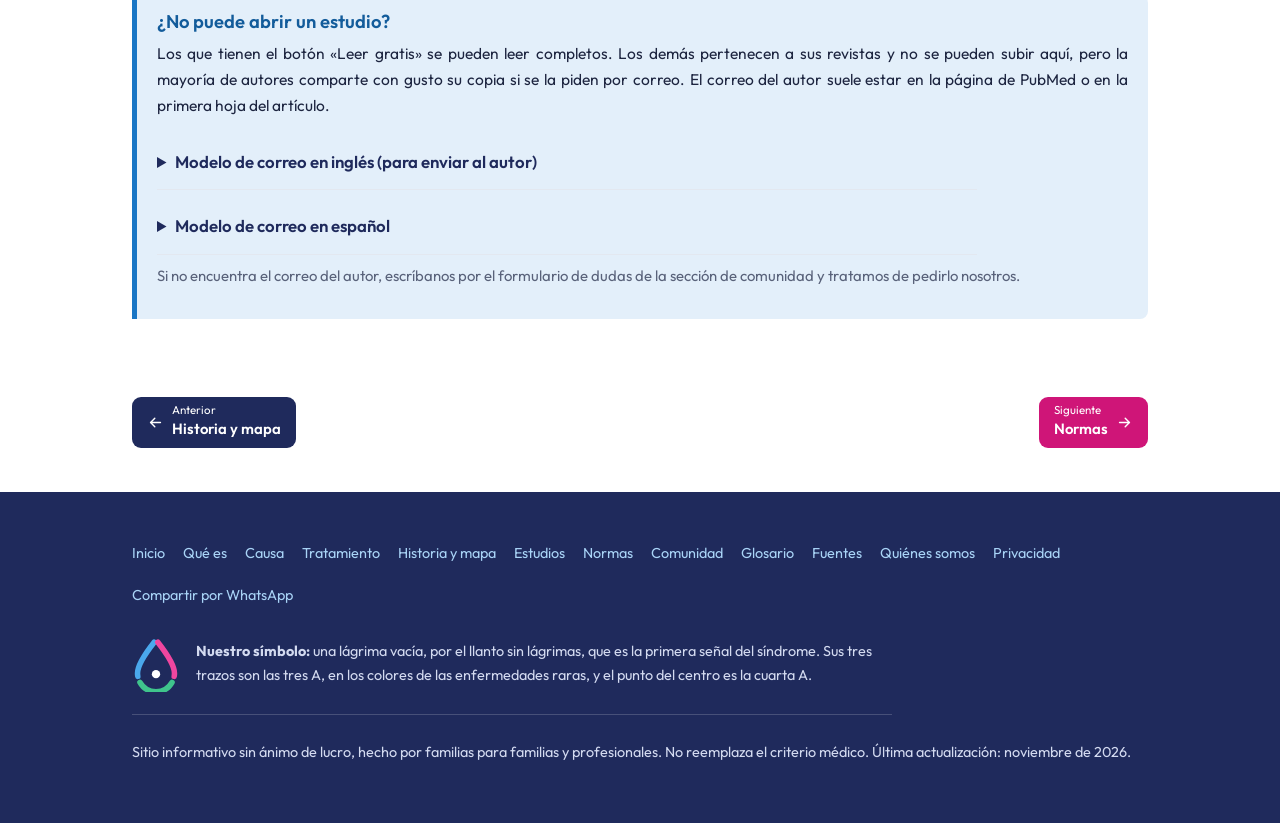
<file: estudios.html>
<!DOCTYPE html>
<html lang="es">
<head>
<meta charset="utf-8">
<meta name="viewport" content="width=device-width, initial-scale=1">
<title>Estudios científicos sobre el síndrome de Allgrove · Síndrome de Allgrove</title>
<meta name="description" content="Las publicaciones científicas sobre el síndrome de Allgrove (triple A) desde 1978, en orden cronológico y con buscador por palabra clave.">
<meta property="og:type" content="website">
<meta property="og:site_name" content="Síndrome de Allgrove">
<meta property="og:title" content="Estudios científicos sobre el síndrome de Allgrove">
<meta property="og:description" content="Las publicaciones científicas sobre el síndrome de Allgrove (triple A) desde 1978, en orden cronológico y con buscador por palabra clave.">
<meta property="og:locale" content="es_CO">
<meta property="og:url" content="https://sindromedeallgrove.org/estudios">
<meta property="og:image" content="https://sindromedeallgrove.org/img/compartir.png">
<meta property="og:image:width" content="1200">
<meta property="og:image:height" content="630">
<meta name="twitter:card" content="summary_large_image">
<link rel="canonical" href="https://sindromedeallgrove.org/estudios">
<meta name="theme-color" content="#1f2a5c">
<script type="application/ld+json">{"@context": "https://schema.org", "@graph": [{"@type": "Organization", "@id": "https://sindromedeallgrove.org/#grupo", "name": "Grupo de familias con síndrome de Allgrove en Colombia", "url": "https://sindromedeallgrove.org/", "email": "sindromeallgrove@gmail.com", "logo": "https://sindromedeallgrove.org/img/compartir.png", "areaServed": "CO"}, {"@type": "MedicalWebPage", "url": "https://sindromedeallgrove.org/estudios", "name": "Estudios científicos sobre el síndrome de Allgrove", "description": "Las publicaciones científicas sobre el síndrome de Allgrove (triple A) desde 1978, en orden cronológico y con buscador por palabra clave.", "inLanguage": "es", "isPartOf": {"@id": "https://sindromedeallgrove.org/#sitio"}, "publisher": {"@id": "https://sindromedeallgrove.org/#grupo"}, "about": {"@type": "MedicalCondition", "name": "Síndrome de Allgrove", "alternateName": ["Síndrome triple A", "Síndrome 4A", "Triple A syndrome", "Allgrove syndrome", "Achalasia-addisonianism-alacrima syndrome"], "code": [{"@type": "MedicalCode", "codingSystem": "OMIM", "codeValue": "231550"}, {"@type": "MedicalCode", "codingSystem": "ORPHA", "codeValue": "869"}]}, "audience": [{"@type": "PeopleAudience", "audienceType": "Pacientes y familias"}, {"@type": "MedicalAudience", "audienceType": "Profesionales de la salud"}], "lastReviewed": "2026-11-14"}]}</script>
<link rel="icon" href="data:image/svg+xml,%3Csvg xmlns=%27http://www.w3.org/2000/svg%27 viewBox=%270 0 52 60%27%3E%3Cpath pathLength=%273%27 d=%27M26 4C26 4 6 28 6 40a20 20 0 0 0 40 0C46 28 26 4 26 4z%27 fill=%27none%27 stroke=%27%231976c5%27 stroke-width=%277%27 stroke-linecap=%27round%27 stroke-dasharray=%27.86 2.14%27 stroke-dashoffset=%27-.07%27/%3E%3Cpath pathLength=%273%27 d=%27M26 4C26 4 6 28 6 40a20 20 0 0 0 40 0C46 28 26 4 26 4z%27 fill=%27none%27 stroke=%27%231f9467%27 stroke-width=%277%27 stroke-linecap=%27round%27 stroke-dasharray=%27.86 2.14%27 stroke-dashoffset=%27-1.07%27/%3E%3Cpath pathLength=%273%27 d=%27M26 4C26 4 6 28 6 40a20 20 0 0 0 40 0C46 28 26 4 26 4z%27 fill=%27none%27 stroke=%27%23cf1578%27 stroke-width=%277%27 stroke-linecap=%27round%27 stroke-dasharray=%27.86 2.14%27 stroke-dashoffset=%27-2.07%27/%3E%3Ccircle cx=%2726%27 cy=%2741%27 r=%275%27 fill=%27%231f2a5c%27/%3E%3C/svg%3E">
<link rel="preload" href="/fonts/outfit-latin.woff" as="font" type="font/woff" crossorigin>
<link rel="stylesheet" href="/css/site.css?v=a4e6f3dd">
<script>try{if(localStorage.getItem("tema")==="oscuro")document.documentElement.dataset.theme="dark"}catch(e){}</script>
</head>
<body class="c2"><span id="arriba"></span>
<a class="skip" href="#contenido" data-en="Skip to content">Saltar al contenido</a>
<nav><div class="wrap">
  <a class="brand" href="/"><svg viewBox="0 0 52 60" aria-hidden="true"><path pathLength="3" d="M26 4C26 4 6 28 6 40a20 20 0 0 0 40 0C46 28 26 4 26 4z" fill="none" stroke="#5db4f2" stroke-width="6" stroke-linecap="round" stroke-dasharray=".86 2.14" stroke-dashoffset="-.07"/><path pathLength="3" d="M26 4C26 4 6 28 6 40a20 20 0 0 0 40 0C46 28 26 4 26 4z" fill="none" stroke="#46c993" stroke-width="6" stroke-linecap="round" stroke-dasharray=".86 2.14" stroke-dashoffset="-1.07"/><path pathLength="3" d="M26 4C26 4 6 28 6 40a20 20 0 0 0 40 0C46 28 26 4 26 4z" fill="none" stroke="#f25aab" stroke-width="6" stroke-linecap="round" stroke-dasharray=".86 2.14" stroke-dashoffset="-2.07"/><circle cx="26" cy="41" r="5.5" fill="#ffffff"/></svg>
    Allgrove</a>
  <button id="menu" aria-label="Menú" aria-expanded="false" aria-controls="links"><svg viewBox="0 0 24 24" aria-hidden="true"><path d="M4 7h16M4 12h16M4 17h16" fill="none" stroke="currentColor" stroke-width="2" stroke-linecap="round"/></svg></button>
  <div class="links" id="links"><a href="que-es#arriba" data-en="What it is">Qué es</a><a href="causa#arriba" data-en="Cause">Causa</a><a href="tratamiento#arriba" data-en="Treatment">Tratamiento</a><a href="historia-mapa#arriba" data-en="History and map">Historia y mapa</a><a href="estudios#arriba" class="on" aria-current="page" data-en="Studies">Estudios</a><a href="normas#arriba" data-en="Rules">Normas</a><a href="comunidad#arriba" data-en="Community">Comunidad</a><a class="urg" href="que-es#urgencia" data-en="Emergency">Urgencia</a></div>
  <button id="theme" aria-label="Apariencia oscura o clara / Dark or light appearance" title="Apariencia oscura o clara"><svg class="moon" viewBox="0 0 24 24" aria-hidden="true"><path d="M20 14.5A8 8 0 0 1 9.5 4a8 8 0 1 0 10.5 10.5z" fill="none" stroke="currentColor" stroke-width="1.8" stroke-linejoin="round"/></svg><svg class="sun" viewBox="0 0 24 24" aria-hidden="true"><g fill="none" stroke="currentColor" stroke-width="1.8" stroke-linecap="round"><circle cx="12" cy="12" r="4.2"/><path d="M12 2.5v2M12 19.5v2M2.5 12h2M19.5 12h2M5.3 5.3l1.4 1.4M17.3 17.3l1.4 1.4M5.3 18.7l1.4-1.4M17.3 6.7l1.4-1.4"/></g></svg></button>
  <button id="lang" aria-label="Cambiar idioma / Change language">English</button>
</div></nav>
<div class="tri"></div>
<main id="contenido">
<div class="wrap pntop"><div class="pn"><a class="prev" href="historia-mapa#arriba"><svg viewBox="0 0 24 24" aria-hidden="true"><path d="M5 12h13M13 6l6 6-6 6" fill="none" stroke="currentColor" stroke-width="2" stroke-linecap="round" stroke-linejoin="round"/></svg><span><small data-en="Previous">Anterior</small><span data-en="History and map">Historia y mapa</span></span></a><a href="normas#arriba"><span><small data-en="Next">Siguiente</small><span data-en="Rules">Normas</span></span><svg viewBox="0 0 24 24" aria-hidden="true"><path d="M5 12h13M13 6l6 6-6 6" fill="none" stroke="currentColor" stroke-width="2" stroke-linecap="round" stroke-linejoin="round"/></svg></a></div></div>
<section id="estudios"><div class="wrap">
  <h1 class="ph" data-en="Published studies">Estudios publicados</h1>
  <p class="lead" data-en="344 publications indexed in PubMed since 1978 and 46 from other sources (journals from Latin America, Spain, Turkey, India, Iran, Russia, Algeria and elsewhere, congress abstracts and one preprint), grouped by year. Each links to its record. The 113 key ones carry a note (in Spanish) on why they matter.">344 publicaciones registradas en PubMed desde 1978 y 46 de otras fuentes (revistas de Latinoamérica, España, Turquía, India, Irán, Rusia, Argelia y otros países, resúmenes de congresos y un preprint), agrupadas por año. Cada una enlaza a su ficha. Los títulos están en su idioma original; las 113 destacadas llevan una nota en español. Puede buscar por palabra clave en español, por ejemplo «hierro», «huesos» o «sudor».</p>
  <div class="tools">
    <input id="q" type="search" placeholder="Buscar por palabra clave o autor (ej.: hierro, huesos, convulsiones)" aria-label="Buscar estudios">
    <select id="fsel" aria-label="Selección"><option value="1" data-en="Key studies (113)">Destacados (113)</option><option value="0" data-en="All (390)">Todos (390)</option></select>
    <select id="ftema" aria-label="Especialidad"></select>
    <select id="ftipo" aria-label="Tipo de estudio"></select>
    <select id="forden" aria-label="Orden"><option value="desc" data-en="Newest first">Más recientes primero</option><option value="asc" data-en="Oldest first">Más antiguos primero</option></select>
  </div>
  <p class="src" data-en="Updated in November 2026. New studies are added every month.">Actualizado en noviembre de 2026. Cada mes se agregan los estudios nuevos.</p>
  <div class="count" id="scount"></div><button type="button" class="linkbtn" id="clearf" hidden data-en="Clear filters">Quitar filtros</button>
  <div class="msg" id="shint"></div>
  <div id="slist"></div>
  <button class="btn blue" id="more" hidden data-en="Show more">Mostrar más</button>
  <div class="note getpdf">
    <h3 aria-level="2" data-en="Can't open a study?">¿No puede abrir un estudio?</h3>
    <p data-en="Studies with the «Read free» button can be read in full. The rest belong to their journals and cannot be posted here, but most authors gladly share their copy if asked by e-mail. The author's address is usually on the PubMed page or on the first page of the article.">Los que tienen el botón «Leer gratis» se pueden leer completos. Los demás pertenecen a sus revistas y no se pueden subir aquí, pero la mayoría de autores comparte con gusto su copia si se la piden por correo. El correo del autor suele estar en la página de PubMed o en la primera hoja del artículo.</p>
    <details><summary data-en="Model e-mail in English (to send to the author)">Modelo de correo en inglés (para enviar al autor)</summary><pre>Subject: Request for a copy of your article on triple A syndrome

Dear Dr. [author's last name],

I am [a physician / a relative of a patient] in [country] and I am
interested in your article "[title]" ([journal], [year]).
Unfortunately I do not have access to the full text.

Would you be so kind as to send me a copy for personal use?

Thank you very much for your work on this rare disease.

Kind regards,
[name]</pre></details>
    <details><summary data-en="Model e-mail in Spanish">Modelo de correo en español</summary><pre>Asunto: Solicitud de copia de su artículo sobre síndrome triple A

Estimado(a) Dr(a). [apellido del autor]:

Soy [médico(a) / familiar de un paciente] en [país] y me interesa
su artículo "[título]" ([revista], [año]). No tengo acceso al
texto completo.

¿Sería tan amable de enviarme una copia para uso personal?

Muchas gracias por su trabajo en esta enfermedad poco frecuente.

Cordialmente,
[nombre]</pre></details>
    <p class="msg" style="margin-top:.6em" data-en="If you cannot find the author's e-mail, write to us through the questions form in the community section and we will try to request it.">Si no encuentra el correo del autor, escríbanos por el formulario de dudas de la sección de comunidad y tratamos de pedirlo nosotros.</p>
  </div>
</div></section>
<div class="wrap"><div class="pn"><a class="prev" href="historia-mapa#arriba"><svg viewBox="0 0 24 24" aria-hidden="true"><path d="M5 12h13M13 6l6 6-6 6" fill="none" stroke="currentColor" stroke-width="2" stroke-linecap="round" stroke-linejoin="round"/></svg><span><small data-en="Previous">Anterior</small><span data-en="History and map">Historia y mapa</span></span></a><a href="normas#arriba"><span><small data-en="Next">Siguiente</small><span data-en="Rules">Normas</span></span><svg viewBox="0 0 24 24" aria-hidden="true"><path d="M5 12h13M13 6l6 6-6 6" fill="none" stroke="currentColor" stroke-width="2" stroke-linecap="round" stroke-linejoin="round"/></svg></a></div></div>
</main>
<footer><div class="wrap">
  <div class="fnav"><a href="/" data-en="Home">Inicio</a><a href="que-es#arriba" data-en="What it is">Qué es</a><a href="causa#arriba" data-en="Cause">Causa</a><a href="tratamiento#arriba" data-en="Treatment">Tratamiento</a><a href="historia-mapa#arriba" data-en="History and map">Historia y mapa</a><a href="estudios#arriba" data-en="Studies">Estudios</a><a href="normas#arriba" data-en="Rules">Normas</a><a href="comunidad#arriba" data-en="Community">Comunidad</a><a href="glosario#arriba" data-en="Glossary">Glosario</a><a href="fuentes#arriba" data-en="Sources">Fuentes</a><a href="quienes-somos#arriba" data-en="About us">Quiénes somos</a><a href="privacidad#arriba" data-en="Privacy">Privacidad</a><a class="wa" href="https://wa.me/?text=Estudios%20cient%C3%ADficos%20sobre%20el%20s%C3%ADndrome%20de%20Allgrove%20%C2%B7%20S%C3%ADndrome%20de%20Allgrove%20https%3A//sindromedeallgrove.org/estudios" target="_blank" rel="noopener" data-en="Share on WhatsApp">Compartir por WhatsApp</a></div>
  <div class="sym">
    <svg viewBox="0 0 52 60" aria-hidden="true"><path pathLength="3" d="M26 4C26 4 6 28 6 40a20 20 0 0 0 40 0C46 28 26 4 26 4z" fill="none" stroke="#4aa8ec" stroke-width="6" stroke-linecap="round" stroke-dasharray=".86 2.14" stroke-dashoffset="-.07"/><path pathLength="3" d="M26 4C26 4 6 28 6 40a20 20 0 0 0 40 0C46 28 26 4 26 4z" fill="none" stroke="#3fc48c" stroke-width="6" stroke-linecap="round" stroke-dasharray=".86 2.14" stroke-dashoffset="-1.07"/><path pathLength="3" d="M26 4C26 4 6 28 6 40a20 20 0 0 0 40 0C46 28 26 4 26 4z" fill="none" stroke="#f0469f" stroke-width="6" stroke-linecap="round" stroke-dasharray=".86 2.14" stroke-dashoffset="-2.07"/><circle cx="26" cy="41" r="4.5" fill="#fff"/></svg>
    <div data-en="<b>Our symbol:</b> an empty tear, for crying without tears, the first sign of the syndrome. Its three strokes are the three A's in the colours of rare diseases, and the dot in the centre is the fourth A."><b>Nuestro símbolo:</b> una lágrima vacía, por el llanto sin lágrimas, que es la primera señal del síndrome. Sus tres trazos son las tres A, en los colores de las enfermedades raras, y el punto del centro es la cuarta A.</div>
  </div>
  
  <p data-en="Non-profit information site, made by families for families and professionals. It does not replace medical judgement. Last updated: November 2026.">Sitio informativo sin ánimo de lucro, hecho por familias para familias y profesionales. No reemplaza el criterio médico. Última actualización: noviembre de 2026.</p>
</div></footer>
<script>

/* ====== DATOS QUE SE PUEDEN CAMBIAR ====== */
const CFG={email:'sindromeallgrove@gmail.com',formDudas:'https://docs.google.com/forms/d/e/1FAIpQLSf2p6Z48f2wGDU_VybIar9rW73zNMHu0Y_9bswxXj80Nb1ElA/viewform',formRegistro:'https://docs.google.com/forms/d/e/1FAIpQLSeiKzhqTxMyVPc9ULYMJvGkuxNW48rqU-hjV5tPHIJV5LboUg/viewform'};   // correo y enlaces a los formularios
const POSTS=[];   // dudas y aportes publicados: {rol:'Familiar', es:'texto', en:'text', fecha:'2026-11'}
/* ========================================= */
const $=s=>document.querySelector(s), $$=s=>[...document.querySelectorAll(s)];
const el=(t,c,x)=>{const e=document.createElement(t);if(c)e.className=c;if(x!=null)e.textContent=x;return e};
let LANG='es';const T=(es,en)=>LANG==='en'?en:es;const redraw=[];

const li=()=>LANG==='en'?1:0;
/* reveal, bars, nav */
function show(e){e.classList.add('in');e.querySelectorAll('.fill').forEach(f=>f.style.width=f.dataset.w+'%')}
if('IntersectionObserver' in window){
 const io=new IntersectionObserver(es=>es.forEach(e=>{if(e.isIntersecting){show(e.target);io.unobserve(e.target)}}),{threshold:.08});
 $$('.card').forEach(e=>io.observe(e));
}else $$('.card').forEach(show);

/* studies */
const SD={"types":["Descripción original","Estudio genético","Laboratorio / mecanismo","Reporte de caso","Revisión","Serie o cohorte de pacientes","Tema relacionado"],"topics":["Anestesia","Estrés oxidativo","Esófago / nutrición","Fertilidad / pubertad","General","Genética","Huesos","Nervios / músculo","Ojos","Suprarrenal"],"rows":[[2026,"Triple A Syndrome Beyond the Classic Triad: Progression to Refractory Multisegmental Gastrointestinal Dysmotility.","Minota Idarraga AK","Research Square (preprint)",3,[2],1,"https://www.researchsquare.com/article/rs-10168373/v1","Caso en Cali, Colombia: joven de 17 años con la variante c.1331+1G>A. Tras la cirugía de acalasia siguió con reflujo grave y vaciamiento lento del estómago. Los autores proponen ver el síndrome como un trastorno digestivo progresivo y hacer seguimiento de por vida. Es un preprint: aún no tiene revisión por pares."],[2026,"Triple A syndrome: Non-sense c.884G>A mutation making sense through its clinical triad.","Roy A","Indian J Med Sci",3,[9,2,5],1,"https://ijmsweb.com/triple-a-syndrome-non-sense-c-884ga-mutation-making-sense-through-its-clinical-triad/","Hombre de 25 años en India con síntomas desde los 8: dificultad para tragar, sin lágrimas, cansancio y piel oscura. Lo diagnosticaron 17 años después, con sodio muy bajo. Con el tratamiento de las suprarrenales, lágrimas artificiales y dilatación del esófago mejoró y subió de peso."],[2026,"A novel compound heterozygosity in AAAS gene in two Greek siblings: expanding the genotypic landscape of Allgrove syndrome.","Siokas V","Neurogenetics",3,[5],0,"42091675",""],[2026,"Achalasia, alacrimia, and normal adrenal function in a toddler: GDP-mannose pyrophosphorylase A-congenital disorder of glycosylation mimicking Allgrove syndrome.","Koppula P","Clin Exp Pediatr",3,[9,2,8],1,"42661487",""],[2026,"Allgrove syndrome in Colombia: clinical characterization and evidence of a possible founder effect.","Botero Hernandez JA","J Pediatr Endocrinol Metab",5,[5],0,"42764719","Primer estudio colombiano: 30 pacientes, la mayoría de Antioquia. Casi todos comparten la variante c.1331+1G>A, lo que sugiere un efecto fundador."],[2026,"Allgrove syndrome with early neurodegeneration in a child: A case report from Syria.","Salame H","Medicine (Baltimore)",3,[5,7],1,"41560097",""],[2026,"Case Report: First case of Triple A syndrome diagnosed in French Guiana: clinical presentation, molecular confirmation, and literature review.","Diop M","Front Pediatr",3,[5],1,"42846567",""],[2026,"Clinical and Electrodiagnostic Characterization of Pediatric Triple A Syndrome: A Cohort of 17 Patients.","Kipoğlu O","Muscle Nerve",5,[7],1,"42481394","Nervios en niños con triple A: 17 pacientes con estudios de conducción."],[2026,"Clinical and genetic heterogeneity of Triple A syndrome: a multicenter study.","Celebi D","Horm Res Paediatr",5,[5],0,"42886620","Estudio multicéntrico reciente (2026) de variabilidad clínica y genética."],[2026,"Neurological manifestations of Allgrove syndrome in patients carrying a potentially founder p.Ser263Pro variant in the AAAS gene.","Juścińska E","Neurogenetics",5,[5,7],1,"41498959","Manifestaciones neurológicas con variante fundadora en Polonia."],[2026,"Peroral endoscopic myotomy followed by antireflux mucosectomy for gastroesophageal reflux in a rare case of Allgrove syndrome.","Parekh S","Clin J Gastroenterol",3,[2],0,"41343145",""],[2026,"Peroral endoscopic myotomy provides effective and sustained relief for achalasia in Allgrove syndrome: a long-term comparative cohort study.","Liu Y","Front Med (Lausanne)",5,[2],1,"42078430","POEM para acalasia en Allgrove: resultados a largo plazo."],[2026,"The Clinical and Biological Characterization of Triple A Syndrome (Allgrove Syndrome) in 12 Pediatric Patients.","Bouarab I","Cureus",5,[4],1,"42359238","12 niños en Casablanca, Marruecos. La falta de lágrimas fue lo primero que apareció (hacia el año de edad) y la insuficiencia suprarrenal fue lo que llevó al diagnóstico en todos. Siete tuvieron dificultad para tragar y cuatro necesitaron cirugía de Heller."],[2026,"Toward a deeper and more comprehensive understanding of neurological symptoms related to Allgrove syndrome: a case report.","Al-Hasani F","Ann Med Surg (Lond)",3,[7],1,"42254243",""],[2026,"Triple A syndrome with a new mutation pattern, first documented case in Austria: a case report with literature review.","Anderle K","Orphanet J Rare Dis",3,[5],1,"42415167",""],[2026,"Triple Trouble: Early Clues in the Diagnosis of Allgrove Syndrome: A Case Report.","Majiyagbe T","Case Rep Endocrinol",3,[4],1,"42146313",""],[2026,"Peroral endoscopic myotomy in pediatric achalasia: a two-center retrospective cohort study with early feeding and early discharge.","Bozkına AÇ","Rev Esp Enferm Dig",6,[2],0,"41128112",""],[2026,"Rare Causes of Pediatric Primary Adrenal Insufficiency: An Observational Cohort Study.","Schermesser-Sicard M","Endocr Pract",6,[9],0,"42142624",""],[2025,"Allgrove syndrome in childhood: a case report and review of the literature.","Koathal MB","Int Surg J",3,[2,8,9],1,"https://www.ijsurgery.com/index.php/isj/article/view/11587","Niño de 5 años en Arabia Saudita con vómito crónico, dificultad para tragar, azúcar baja repetida y piel oscura; antes lo habían tratado por una inflamación de la córnea. La cirugía de Heller funcionó bien. Los autores sospechan que la muerte de un hermano menor pudo deberse a una insuficiencia suprarrenal no reconocida."],[2025,"Triple A syndrome: phenotypic and genotypic diversity and a novel AAAS gene variant.","Sharifova Mirzayev S","Endocrine Abstracts (ECE-ESPE 2025)",5,[5,6,3,7,9],1,"https://www.endocrine-abstracts.org/ea/0110/ea0110p174","Resumen de congreso: 10 pacientes de 7 familias en Estambul, Turquía. Todos sin lágrimas; 9 con insuficiencia suprarrenal y 9 con acalasia. Caries en 9 de 10, talla baja y convulsiones en 4. Hermanos con la misma variante tuvieron síntomas distintos. Describe una variante nueva del gen."],[2025,"The triad of shadows: Unraveling AAA syndrome.","Bhargava S","Int J Case Rep Surg",3,[8,9,2],1,"https://www.casereportsofsurgery.com/article/164/7-1-36-352.pdf","Niña de 8 años en India, vista por oftalmología: sin lágrimas, ojos rojos y molestia con la luz. Tenía dificultad para tragar líquidos, piel oscura en los nudillos y una convulsión a los 4 años. No se hizo el estudio genético por costos."],[2025,"A Novel AAAS Gene Mutation in Allgrove Syndrome: Case Report and Genetic Insights from a Chinese Xinjiang Girl.","Shawutali N","Ann Clin Lab Sci",3,[5],0,"40962451",""],[2025,"A triple A syndrome with neurological findings; c464G>A mutation in the AAAS gene.","Boz PB","Ideggyogy Sz",3,[5,7],0,"40476452",""],[2025,"Allgrove Syndrome in Adults: A Case of an Atypical Presentation.","Maizi M","Cureus",3,[4],1,"41503296",""],[2025,"Corneal parameters in pediatric triple a syndrome patients with alacrima.","Faiz Turan M","Ophthalmic Genet",5,[8],0,"40755257","26 niños en Turquía, todos sin lágrimas: la córnea cambia de grosor y de curvatura por la sequedad. Recomienda revisar la córnea en cada control con oftalmología."],[2025,"Double 'A' phenotypes with mineralocorticoid deficiency: A rare presentation of Allgrove syndrome.","Ghosh A","Clin Pediatr Endocrinol",3,[4],1,"41049514",""],[2025,"Gonadal Function and Reproductive Health Challenges in Triple a Syndrome: A Narrative Review.","Gheorghe-Milea A","Medicina (Kaunas)",4,[3],1,"41303908","Revisión sobre función de ovarios/testículos y salud reproductiva."],[2025,"Improvement in Toe Walking Associated with Triple A Syndrome After Hydrocortisone Treatment for Adrenal Insufficiency.","Kazar Hakgör N","Turk Arch Pediatr",3,[9,7],0,"42032943","Mejoría de la marcha en puntas tras iniciar hidrocortisona."],[2025,"Insights into genetic and clinical profiles of triple A syndrome in Sudanese children.","Musa SA","Front Endocrinol (Lausanne)",5,[5],1,"40917361","Niños de Sudán: c.1331+1G>A aparece en cerca del 30 % de las familias."],[2025,"Peroral endoscopic myotomy in pediatric triple A syndrome: report of three cases.","Bozkına AÇ","Rev Esp Enferm Dig",3,[2],0,"41020932",""],[2025,"Triple A Syndrome-A Rare Hereditary Cause of Achalasia.","Duggal S","ACG Case Rep J",3,[2],1,"40291601",""],[2025,"Clinical characteristics and treatment outcomes of pediatric achalasia: a 10-year experience from a tertiary center in Iran.","Mazhari A","BMC Res Notes",6,[2],1,"41185067",""],[2025,"Endoscopic Controlled Radial Expansion Balloon Dilatation in Infantile Achalasia: A Case Series of Four Infants.","Kushwaha DS","Cureus",6,[2],1,"41426934",""],[2025,"Infantile achalasia cardia: A rare case report of a 3-month-old female with recurrent pneumonia successfully treated with surgical intervention.","Yadav A","Int J Surg Case Rep",6,[2],1,"39731793",""],[2025,"Novel recurrent mutations and genetic diversity in Sudanese children with adrenal insufficiency.","Musa SA","Eur J Endocrinol",6,[5,9],0,"40063902",""],[2025,"Primary adrenal insufficiency in children excluding congenital adrenal hyperplasia: 33-year single-center experience in Tunisia. (Retracted)","Maaloul I","Arch Pediatr",6,[9],0,"39875217",""],[2025,"Rare causes of pediatric primary adrenal insufficiency: Data from a large nationwide Tunisian cohort.","Khalfallah R","Ann Endocrinol (Paris)",6,[9],0,"41072758",""],[2024,"Síndrome de Allgrove: a propósito de un caso.","González Gómez M","Neurology Perspectives",3,[5,7],1,"https://www.elsevier.es/en-revista-neurology-perspectives-17-congresos-lxxvi-reunion-anual-sociedad-espanola-171-sesion-neurogenetica-neuroepidemiologia-p-8435-comunicacion-sindrome-de-allgrove-a-proposito-104068-pdf","Caso en España: un paciente y su hermano con la variante c.1331+1G>A, la misma de la mayoría de pacientes en Colombia."],[2024,"De la crisis epiléptica sintomática al diagnóstico genético sindrómico: a propósito de un caso.","Alcobendas Liern I","Neurology Perspectives",3,[7,9],1,"https://www.elsevier.es/en-revista-neurology-perspectives-17-congresos-lxxvi-reunion-anual-sociedad-espanola-171-sesion-neurogenetica-neuroepidemiologia-p-8435-comunicacion-de-la-crisis-epileptica-sintomatica-104066-pdf","Resumen de congreso (Madrid): niño de 5 años que llegó a urgencias convulsionando con el azúcar en 30 mg/dL. Tenía falta de lágrimas desde el nacimiento y la falta de cortisol no se había detectado."],[2024,"Neurological Characteristics of Allgrove Syndrome: A Case Series.","Ben Salah D","Ann Child Neurol",5,[7],1,"https://doi.org/10.26815/acn.2024.00458","Tres pacientes en Túnez con examen neurológico y electromiografía completos. Recuerda revisar los nervios aunque los síntomas sean leves."],[2024,"Allgrove syndrome: a case report.","Mezghani I","Endocrine Abstracts (ECE 2024)",3,[9,7,2,5],1,"https://www.endocrine-abstracts.org/ea/0099/ea0099ep755","Resumen de congreso. Caso en Sfax, Túnez, con la variante IVS14+1G>A (la misma c.1331+1G>A frecuente en Colombia). Con los años aparecieron cabeza pequeña, debilidad de manos y cara, voz nasal, poco crecimiento y dificultades escolares; necesitó dos dilataciones del esófago. Recomienda estudiar a los hermanos."],[2024,"Decoding Allgrove syndrome: a clinical odyssey through diagnosis and management challenges.","Anupriya K","Endocrine Abstracts (EYES 2024)",3,[2,9,7,5],1,"https://www.endocrine-abstracts.org/ea/0102/ea0102143","Resumen de congreso. Hombre de 22 años en India con varias crisis suprarrenales por infecciones respiratorias. Además: pérdida leve de audición, baja de presión al ponerse de pie y dificultad para aprender. Tras la miotomía por endoscopia (POEM) tragó mejor, subió de peso y tuvo menos infecciones."],[2024,"Missed diagnosis of triple A syndrome in a Syrian 3 year-old boy in Lebanon.","Nicolas G","ESPE Abstracts (ESPE 2024)",3,[9,2],1,"https://abstracts.eurospe.org/hrp/0098/hrp0098p2-8","Resumen de congreso. Niño de 3 años, sin lágrimas desde que nació y con vómito desde los 6 meses, al que diagnosticaron acalasia pero no el síndrome. Llegó en coma con convulsiones, azúcar muy baja y cortisol indetectable, y murió. Pide sospecharlo en todo niño sin lágrimas con vómito o azúcar baja."],[2024,"Síndrome de Allgrove: una causa infrecuente de acalasia en edad pediátrica.","Sánchez Sánchez MI","Rev Andal Patol Digest (congreso SAPD)",3,[2,9],1,"https://www.sapd.es/rapd/2024/47/5s/11/","Resumen de congreso en Málaga, España. Niño de 9 años que debutó con convulsiones por azúcar muy baja y paro cardiorrespiratorio; se diagnosticó insuficiencia suprarrenal. Meses después empezó a vomitar y a tener dificultad para tragar, y la manometría mostró acalasia tipo II."],[2024,"Allgrove syndrome in endocrinology: difficulties of diagnosis and treatment features.","Buyvalenko UV","Ter Arkh",3,[9,2,7],1,"https://doi.org/10.26442/00403660.2024.10.202869","Caso en Moscú, Rusia: joven de 22 años con debilidad muscular marcada, cansancio y presión muy baja. De bebé no tenía lágrimas, pero no le hicieron la prueba de Schirmer; a los 5 años tuvo una bronquitis por aspiración al vomitar dormido. Muestra lo difícil que es llegar al diagnóstico."],[2024,"Allgrove syndrome (Triple-A syndrome): a case report.","Bobbala A","Int J Sci Res",3,[9,7,3],1,"https://www.worldwidejournals.com/international-journal-of-scientific-research-(IJSR)/recent_issues_pdf/2024/June/allgrove-syndrometriplea-syndromea-case-report_June_2024_1768791482_3104193.pdf","Mujer joven en India que llegó a urgencias con convulsión y azúcar en 30. Sin lágrimas desde niña, piel oscura, dificultad para tragar desde los 15 años, nervios de los pies afectados y sin menstruación, con ovarios pequeños."],[2024,"P239 Tableau d'une sclérose latérale amyotrophique (SLA) like dans le syndrome d'Allgrove : à propos d'un cas.","Sahnoun M","Rev Neurol (congreso)",3,[7],0,"https://doi.org/10.1016/j.neurol.2024.02.241","Resumen de congreso en Sfax, Túnez (leído completo). Joven de 20 años con las tres A y atrofia progresiva de los músculos de las manos y las piernas desde niño, con hormigueo en las piernas. La electromiografía mostró daño de los nervios motores parecido al de la ELA, pero con rasgos que ayudan a diferenciarlo."],[2024,"A 16-year-old boy presented with triple-A syndrome associated with neuromuscular disorders: a case report.","Sultan MN","Ann Med Surg (Lond)",3,[7],1,"38463068",""],[2024,"A Rare Case of Allgrove Syndrome.","Naseer A","Indian J Pediatr",3,[4],0,"37715075",""],[2024,"Biallelic NDC1 variants that interfere with ALADIN binding are associated with neuropathy and triple A-like syndrome.","Smits DJ","HGG Adv",2,[5,7],1,"39003500",""],[2024,"Child Neurology: Allgrove Syndrome: An Intriguing Etiology of Motor Neuron Disease in Children.","Gupta J","Neurology",5,[7],0,"38271654","Dos adolescentes en India con debilidad y adelgazamiento de piernas y brazos que parecía una enfermedad de motoneurona. Las pistas fueron la piel oscura, la falta de lágrimas y la dificultad para tragar; con el tratamiento la enfermedad se frenó en uno y mejoró en la otra."],[2024,"Fertility and sexual activity in patients with Triple A syndrome.","Dumic KK","Front Endocrinol (Lausanne)",5,[3],1,"38544685","Fertilidad y vida sexual en triple A."],[2024,"Triple-A Syndrome in Morocco: Founder Effect, Age Estimation of the AAAS c.1331+1G>A Variant, and Implications for Genetic Diagnosis.","Belmokhtar KY","Mol Syndromol",1,[5],1,"38585542","Origen y antigüedad de la variante c.1331+1G>A en Marruecos."],[2024,"Two siblings with triple A syndrome.","Waddankeri S","BMJ Case Rep",3,[4],0,"39603676",""],[2024,"Very early and severe presentation of Triple A syndrome: case report and review of the literature.","Cehic M","Front Endocrinol (Lausanne)",3,[4],1,"39387047",""],[2024,"Esophageal achalasia presenting as recurrent pneumonia in children: A case series.","Asseri AA","Medicine (Baltimore)",6,[2],1,"39496003",""],[2024,"Primary adrenal insufficiency: case study in 5 tertiary hospitals.","Ovejero García MT","An Pediatr (Engl Ed)",6,[9,7],0,"39510861",""],[2023,"Correlación del fenotipo con variantes genéticas del síndrome de Allgrove en pacientes colombianos.","Botero-Hernández J","Iatreia",5,[5,4],1,"https://revistas.udea.edu.co/index.php/iatreia/article/download/354487/20812719/290904","Resumen de congreso de la Universidad de Antioquia: 14 pacientes colombianos. Más del 80 % tenía la variante c.1331+1G>A, lo que apoya un efecto fundador. Es el antecedente del estudio de Botero de 2026."],[2023,"Allgrove syndrome: case series on 4A and triple A syndrome in children with rare presentation.","Roy S","Med J Dr DY Patil Vidyapeeth",5,[9,8,7],1,"https://doi.org/10.4103/mjdrdypu.mjdrdypu_571_20","Dos niñas en India, de 7 y 12 años. Una llegó con infección alrededor del ojo y crisis suprarrenal; la otra con un problema de riñón (síndrome nefrótico). Ambas tenían piel oscura en nudillos y pliegues de las manos y no tenían lágrimas."],[2023,"Allgrove syndrome (Triple-A syndrome): a case report.","Yeasmin S","Bangladesh J Child Health",3,[9,5],1,"https://www.banglajol.info/index.php/BJCH/article/view/82886","Niño de 5 años en Daca, Bangladesh, sin lágrimas desde que nació y con insuficiencia suprarrenal desde los 3. El diagnóstico se confirmó con estudio del exoma. Pide buscar las otras señales en todo niño con insuficiencia suprarrenal."],[2023,"A case of Allgrove syndrome with achalasia of cardia as its first clinical phenotype caused by a new mutation of AAAS gene.","Xiong LY","Zhonghua Er Ke Za Zhi",3,[5,2],0,"37385810",""],[2023,"Alacrimia in a case of suspected achalasia: A phenotypic variation of triple A syndrome?","Dash N","Indian J Ophthalmol",3,[2,8],1,"37026322",""],[2023,"Allgrove Syndrome.","Sheikh MM","StatPearls",3,[4],0,"32809536",""],[2023,"Don't forget Allgrove syndrome in adult patients as a bulbar-ALS mimicker.","Vigano' M","Neurol Sci",5,[7],0,"37458842","Caso en Italia de un adulto diagnosticado tarde, con síntomas parecidos a la ELA bulbar (al hablar y tragar). Recuerda a los neurólogos que el síndrome también puede aparecer en adultos."],[2023,"SCARB1 downregulation in adrenal insufficiency with Allgrove syndrome.","Bitetto G","Orphanet J Rare Dis",3,[9],1,"37331934",""],[2023,"The clinical and laboratory features of patients with triple A syndrome: a single-center experience in Turkey.","Yıldırım R","Endocrine",5,[4],0,"36194344","DHEA-S baja en 8 de 10 pacientes."],[2023,"The evaluation of thiol-disulfide homeostasis in children with Triple-A syndrome.","Polat R","Eur Rev Med Pharmacol Sci",5,[1],0,"36876713","Equilibrio antioxidante (tiol-disulfuro) en 26 niños."],[2023,"Triple A syndrome: An unusual association with plurihormonal pituitary neuroendocrine tumour.","Jian A","Clin Neurol Neurosurg",3,[7],0,"37573680",""],[2023,"Growth alterations in rare forms of primary adrenal insufficiency: a neglected issue in paediatric endocrinology.","Ferrigno R","Endocrine",6,[2,3,9],0,"36309634","Revisión italiana (texto completo). En el síndrome, la talla baja es frecuente: en una serie turca 16 de 23 niños tenían talla baja al diagnóstico y muchos mejoraron con el tratamiento. La talla fue peor en quienes tenían acalasia o un diagnóstico tardío, por la mala nutrición y la falta de cortisol sin tratar. Recomienda vigilar el crecimiento, tratar a tiempo la acalasia y buscar otras causas, como falta de hormona de crecimiento o de pubertad."],[2023,"Quality-of-life Assessment among Children with Esophageal Achalasia.","Saiad MO","J Indian Assoc Pediatr Surg",6,[2],1,"38173647",""],[2023,"Rare forms of genetic paediatric adrenal insufficiency: Excluding congenital adrenal hyperplasia.","Hasenmajer V","Rev Endocr Metab Disord",6,[5,9],1,"36763264",""],[2022,"Síndrome de Allgrove sin acalasia esofágica: reporte de caso.","Roa-Rodríguez MA","Rev Med Sanitas",3,[9],1,"https://revistas.unisanitas.edu.co/index.php/rms/article/download/612/503/1412","Niño de 3 años en Bogotá con la variante c.1331+1G>A y sin acalasia. Llegó a urgencias con hipoglucemia grave y paros cardiorrespiratorios: muestra lo peligroso que es no reconocer a tiempo la falta de cortisol."],[2022,"Полиморфизм неврологических проявлений ААА-синдрома (синдрома Оллгрова).","Shuklin GO","Sovremennye problemy nauki i obrazovaniya",4,[7,9,2,8],1,"https://science-education.ru/ru/article/view?id=31678","Revisión de la Universidad de Medicina de Perm, Rusia, sobre los problemas de los nervios en el síndrome. Describe pupilas desiguales, baja de presión al ponerse de pie con desmayos, alteraciones del ritmo del corazón, sudor alterado, poca saliva con pérdida de dientes, debilidad y atrofia muscular, neuropatía y forma del pie alterada. Insiste en que muchas veces se confunde con otras enfermedades neurológicas y en que hay que vigilar la función suprarrenal con regularidad."],[2022,"Prise en charge médicale et odontologique du syndrome d'Allgrove.","Lesueur A","Tesis de odontología, Université de Paris",4,[4],1,"https://dumas.ccsd.cnrs.fr/dumas-04072804v1","Tesis de odontología (hospital Henri-Mondor, París) sobre el cuidado de la boca en el síndrome. Describe boca seca, caries, desgaste del esmalte por el reflujo y el vómito de la acalasia, hongos en la boca, encías débiles, dientes que salen tarde y pérdida de dientes, a veces sin caries. Recomienda prevención estricta y control con odontología al menos cada 6 meses, y cuenta el caso de una mujer que perdió todos los dientes a los 38 años."],[2022,"A case of triple A syndrome with c.463C>T mutation in the AAAS gene.","Hirosawa H","Rinsho Shinkeigaku",3,[5],0,"36031376",""],[2022,"A rare case of Allgrove Syndrome associated with growth hormone deficiency in an 8-year-old child: A case report.","Eid M","Ann Med Surg (Lond)",3,[4],1,"36147172",""],[2022,"Allgrove Syndrome: A Frequently Under-Diagnosed ALS Mimic.","Agarwal A","Ann Indian Acad Neurol",3,[7],1,"35936640",""],[2022,"Allgrove syndrome with amyotrophy.","Soares MC","Pract Neurol",3,[7],0,"34969826",""],[2022,"Allgrove syndrome: a case report.","Alhalabi M","Oxf Med Case Reports",3,[4],1,"36299673",""],[2022,"Functional validation of a novel AAAS variant in an atypical presentation of Allgrove syndrome.","Macke EL","Mol Genet Genomic Med",3,[5],1,"35570467",""],[2022,"Recurrent pulmonary infection leads to the diagnosis of triple A syndrome: a case report.","Ali S","J Med Case Rep",3,[4],1,"35902876",""],[2022,"Triple A syndrome-related achalasia treated by per-oral endoscopic myotomy: Three case reports.","Liu FC","World J Clin Cases",3,[2],1,"35979302",""],[2022,"Unusual clinical presentation and new mutation in a case of triple A syndrome.","López Valverde ME","Endocrinol Diabetes Nutr (Engl Ed)",3,[5],0,"35570138",""],[2022,"A rare cause of infantile achalasia: GMPPA-congenital disorder of glycosylation with two novel compound heterozygous variants.","Geiculescu I","Am J Med Genet A",6,[5,2],1,"35665995",""],[2022,"AAMR syndrome in a 22-month-old and literature review.","Oet MA","Ophthalmic Genet",6,[4],0,"35607266",""],[2022,"Non-conventional Genetic Basis of Congenital Adrenal Hypoplasia in South Asia.","Chatterjee S","Cureus",6,[5,9],1,"35495001",""],[2021,"Oral and dental manifestation of Allgrove syndrome: a case report.","Ben Salah D","Endocrine Abstracts (ECE 2021)",3,[4,2,5],1,"https://www.endocrine-abstracts.org/ea/0073/ea0073aep25","Resumen de congreso. Joven de 23 años en Túnez con la variante IVS14+1G>A. Por la boca seca, la acalasia y la higiene difícil perdió todos los dientes; los implantes duraron unos dos años. Insiste en el control con odontología desde niños."],[2021,"PB-232 Syndrome d'Allgrove : à propos d'un cas.","Benabid C","Ann Endocrinol (congreso)",3,[3,9],0,"https://sciencedirect.com/science/article/abs/pii/S0003426621006843","Resumen de congreso en Argel, Argelia (leído completo). Joven de 21 años, de padres consanguíneos, con insuficiencia suprarrenal desde los 3. Los vómitos se atribuyeron a la falta de cortisol y eso retrasó el diagnóstico de la acalasia hasta los 8 años; la falta de lágrimas se notó a los 11. Talla muy baja y pubertad retrasada: se descartó falta de hormona de crecimiento y la causa fue la desnutrición por la acalasia."],[2021,"A Novel Variant in Triple A Syndrome.","Demet Akbaş E","Acta Endocrinol (Buchar)",3,[5],1,"35342469",""],[2021,"Allgrove syndrome in a toddler: Alacrima and achalasia, with no adrenal insufficiency.","Rivera-Suazo Y","Rev Gastroenterol Mex (Engl Ed)",3,[9,2,8],0,"34417164","Caso en México (niña pequeña sin insuficiencia suprarrenal)."],[2021,"Allgrove syndrome: Case report of 18 years old male: the first case report from Syria.","Hanino N","Ann Med Surg (Lond)",3,[4],1,"34820119",""],[2021,"Bilateral Recurrent Laryngeal Nerve Palsy following Total Thyroidectomy in Triple A Syndrome, an Unexpected but Critical Complication.","Chamberland M","Case Rep Otolaryngol",3,[7],1,"34840843",""],[2021,"Insular damage causing transient baroreflex dysfunction in a teenager with Allgrove syndrome.","Dumić K","Clin Auton Res",3,[7],0,"33560460","Disautonomía (barorreflejo) en una adolescente con Allgrove."],[2021,"Mineralocorticoid Deficiency as an Early Presenting Symptom of Allgrove Syndrome With Novel Mutation: A Case Report.","AlOmran HA","Cureus",3,[5],1,"34900490",""],[2021,"Mutation of the nuclear pore complex component, aladin1, disrupts asymmetric cell division in Zea mays (maize).","Best NB","G3 (Bethesda)",2,[5],1,"36351283",""],[2021,"Neurophysiological Characteristics of Allgrove (Triple A) Syndrome: Case Report and Literature Review.","Weiman DI","Child Neurol Open",3,[7],1,"34796249",""],[2021,"Spectral Domain - Optical Coherence Tomography findings in Triple-A Syndrome - A case series from Pakistan.","Nasir J","Pak J Med Sci",3,[8],1,"33437289",""],[2021,"The Classic Triad of Triple A (Allgrove) Syndrome.","Kronenberg G","Neurol Clin Pract",3,[4],1,"34992981",""],[2021,"The Retina in Patients With Triple A Syndrome: A Window Into Neurodegeneration?","Ulgiati F","Front Endocrinol (Lausanne)",5,[5,8,7],1,"34867779","La retina como ventana a la neurodegeneración."],[2021,"Triple A Multisystem Disorder: Allgrove Syndrome.","Alhassoun M","Cureus",3,[4],1,"34513526",""],[2021,"Clinical profile, etiology, and diagnostic challenges of primary adrenal insufficiency in Sudanese children: 14-years' experience from a resource limited setting.","Musa SA","J Pediatr Endocrinol Metab",6,[9],0,"34653327",""],[2021,"Genetic Analysis of Pediatric Primary Adrenal Insufficiency of Unknown Etiology: 25 Years' Experience in the UK.","Buonocore F","J Endocr Soc",6,[5,9],1,"34258490",""],[2021,"Genetic aetiology of primary adrenal insufficiency in Chinese children.","Chang Z","BMC Med Genomics",6,[5,9],1,"34193132",""],[2020,"Síndrome de Allgrove en niños. Reporte de 11 casos.","Álvarez López MC","Acta Gastroenterol Latinoam",5,[2],1,"https://www.redalyc.org/articulo.oa?id=199365992010","11 niños en Guadalajara, México: el síndrome como causa de dificultad para tragar, vómito crónico y poco crecimiento."],[2020,"Syndrome d'Allgrove et sclérose latérale amyotrophique like.","Barka-Bedrane Z","J Fac Med Oran",3,[7,9,2],1,"https://ajol.info/index.php/jfmo/article/view/226774/214031","Joven de 17 años en Tlemcen, Argelia, sin lágrimas desde que nació e insuficiencia suprarrenal desde los 13. En pocos meses tuvo voz ronca, dificultad para tragar, atrofia de la lengua y de las manos y caídas: un cuadro parecido a la ELA. Pide un control cuidadoso con neurología."],[2020,"SAT-LB43 Allgrove's: a syndrome for the 'A'ges.","Bailey R","J Endocr Soc (congreso ENDO 2020)",3,[9],1,"https://pmc.ncbi.nlm.nih.gov/articles/PMC7208463","Resumen de congreso en Estados Unidos. Mujer con falta de lágrimas y acalasia desde joven, a la que le controlaban el cortisol cada año. La insuficiencia suprarrenal apareció a los 46 años. Por eso recomienda seguir revisando las señales que faltan, aunque pasen años."],[2020,"4th A in a triple A syndrome - A rare case report.","MaheshKumar K","J Basic Clin Physiol Pharmacol",3,[4],0,"32589602",""],[2020,"A broad range of symptoms in allgrove syndrome: single center experience in Southeast Anatolia.","Polat R","J Endocrinol Invest",5,[4],0,"31435881","23 pacientes de 14 familias en el sureste de Turquía. Todos sin lágrimas; 78 % con insuficiencia suprarrenal, 57 % con acalasia, 70 % con talla baja y 30 % con convulsiones por azúcar baja. El DHEA-S estaba bajo en todos."],[2020,"Allgrove Syndrome and a Novel Mutation of AAAS Gene in a Boy.","Gupta S","Indian Pediatr",3,[5],0,"31937715",""],[2020,"Allgrove Syndrome: A Report of New Pathological Variants in the AAAS Gene.","Jabbour S","Cornea",3,[5],0,"32073457",""],[2020,"Allgrove syndrome in a toddler: Alacrima and achalasia, with no adrenal insufficiency (Spanish version).","Rivera-Suazo Y","Rev Gastroenterol Mex",3,[9,2,8],0,"33257136",""],[2020,"Allgrove syndrome: how to suspect the problem? Endocrinologists experience.","Volkova NI","Probl Endokrinol (Mosk)",5,[4],0,"33351314","Caso en Rusia: el diagnóstico tardó 14 años pese a tener las tres A y convulsiones. Muestra cómo con el tiempo empeoran la falta de lágrimas y la necesidad de corticoides."],[2020,"Case report of a familial triple A syndrome and review of the literature.","Gaiani F","Medicine (Baltimore)",3,[4],1,"32481456",""],[2020,"Clinical decision making and application of an active rehabilitation program for a person with the neuromuscular symptoms of Allgrove syndrome: a case report.","Adams JT","Physiother Theory Pract",3,[7],0,"30501443","Programa de rehabilitación activa para los síntomas neuromusculares."],[2020,"Evidence of GMPPA founder mutation in indigenous Guatemalan population associated with alacrima, achalasia, and mental retardation syndrome.","Diaz J","Am J Med Genet A",3,[5,2,8],0,"31898852",""],[2020,"Neurological Phenotypes Associated with AAAS-Related Disorders: Spastic Ataxia and Complex Spastic Paraplegia.","Lorea CF","Cerebellum",3,[7],0,"32146693",""],[2020,"Peroral endoscopic myotomy in a child with Triple A syndrome (Allgrove syndrome).","Rizzo R","VideoGIE",3,[2],1,"32529155",""],[2020,"Respiratory infections and chronic cough due to triple A (Allgrove) syndrome.","Zheng H","Clin Case Rep",3,[4],1,"32185032",""],[2020,"Sporadic Triple A (Allgrove) Syndrome with Novel Tandem Mutations.","Miyazawa H","Intern Med",3,[5],1,"33087664",""],[2020,"The use of topical cyclosporine A 0.05% as treatment for primary alacrimia in Allgrove syndrome.","Botella García J","Eur J Ophthalmol",3,[8],0,"32698619","Ciclosporina en gotas para la falta de lágrimas."],[2020,"Triple A (Allgrove) syndrome due to AAAS gene mutation with a rare association of amyotrophy.","Jayant SS","Hormones (Athens)",3,[5,7],0,"32700293",""],[2020,"Triple A syndrome (Allgrove syndrome) - A journey from clinical symptoms to a syndrome.","Yadav P","J Family Med Prim Care",3,[4],1,"32754538",""],[2020,"Triple A syndrome: a case report.","Manoria P","Trop Doct",3,[4],0,"33070704",""],[2020,"Triple-A Syndrome (TAS): An In-Depth Overview on Genetic and Phenotype Heterogeneity.","Pogliaghi G","Protein Pept Lett",4,[5],0,"32533814","Revisión amplia de genética y manifestaciones."],[2020,"Triple-A Syndrome: A rare cause of pediatric achalasia.","Sachdeva S","Dig Liver Dis",3,[2],0,"32900647",""],[2020,"Two novel truncating variants of the AAAS gene causative of the triple A syndrome.","Vezzoli V","J Endocrinol Invest",3,[5],0,"31939195",""],[2020,"Pediatric Primary Adrenal Insufficiency: A 21-year Single Center Experience.","Çamtosun E","J Clin Res Pediatr Endocrinol",6,[9],1,"32938577",""],[2020,"Spectrum of Addison's Disease in Children.","Laghari TM","J Coll Physicians Surg Pak",6,[9],0,"33143829",""],[2019,"Syndrome d'Allgrove : un challenge pour l'anesthésiste.","Bentalha A","Anesth Réanim",3,[0,2,9],0,"https://em-consulte.com/revue/ANREA/5/1/table-des-matieres","Caso en Rabat, Marruecos (texto completo): niña de 4 años con tres dilataciones del esófago y luego cirugía de Heller, todas con anestesia general. Los cuidados que describen: dosis extra de cortisol antes, durante y después, bajándola poco a poco; tratar el estómago como lleno por la acalasia, con intubación rápida; proteger los ojos y vigilar el azúcar. Las venas eran muy difíciles de canalizar."],[2019,"Allgrove syndrome (Triple A syndrome): a case report.","Moustafa H","Endocrine Abstracts (ECE 2019)",3,[9,7,2],1,"https://www.endocrine-abstracts.org/ea/0063/ea0063p19","Resumen de congreso. Joven de 18 años en El Cairo, Egipto, con desmayos, piel oscura y mucho bajo peso. Sin lágrimas desde niño y con dificultad para tragar desde los 12. Tenía adelgazados los músculos de las manos, voz nasal y nervios afectados."],[2019,"Unusual association: Allgrove syndrome and hypopituitarism.","Safi W","ESPE Abstracts (ESPE 2019)",3,[3,9,5],1,"https://abstracts.eurospe.org/hrp/0092/hrp0092p3-25","Resumen de congreso en Sfax, Túnez. Niño que a los 2 años tenía pene pequeño y testículos no descendidos por falta de las hormonas de la hipófisis que estimulan la pubertad. La insuficiencia suprarrenal llegó a los 22 años. Variante IVS14+1G>A."],[2019,"Triple A sendromlu bir olgu sunumu.","Duran C","Ege Tıp Bilimleri Dergisi",3,[9,2],1,"https://dergipark.org.tr/tr/pub/egetbd/issue/42466/521446","Hombre de 48 años en Turquía, tratado primero como enfermedad de Addison. Después aparecieron la acalasia (dilatación y luego cirugía de Heller), la falta de lágrimas y una parálisis de cuerda vocal. Recomienda vigilar estas señales en adultos con insuficiencia suprarrenal que no necesitan fludrocortisona."],[2019,"Allgrove syndrome (Triple-A syndrome): a case report from North India.","Ashraf H","J Diabetes Endocr Pract",3,[9,2],1,"https://d-nb.info/126321763X/34","Niño de 10 años en India con piel oscura y mucho bajo peso. Le habían operado la acalasia a los 7 años y el diagnóstico tardó 3 años más; dos hermanos menores murieron de bebés con vómitos. Recomienda pensar en el síndrome en todo niño con acalasia o sin lágrimas."],[2019,"A Child with Weight Loss and Alacrimation: Triple A Syndrome.","Ain QU","J Coll Physicians Surg Pak",3,[8],0,"31142422",""],[2019,"Clinical course of a unique case of Allgrove syndrome and challenges of hypoglycemia management.","Lu C","AACE Clin Case Rep",3,[9],1,"31967070","Manejo de la hipoglucemia."],[2019,"Endoscopic Management of Recurrent Dysphagia in a Patient With Allgrove Syndrome.","McCarty TR","J Clin Gastroenterol",3,[2],0,"27683965",""],[2019,"Homozygous deletion of the entire AAAS gene in a triple A syndrome patient.","Koehler K","Eur J Med Genet",3,[5],0,"31071487",""],[2019,"Loss of the nucleoporin Aladin in central nervous system and fibroblasts of Allgrove Syndrome.","Bitetto G","Hum Mol Genet",2,[4],0,"31600784",""],[2019,"Triple A syndrome (Allgrove syndrome): improving outcomes with a multidisciplinary approach.","Flokas ME","Pediatric Health Med Ther",4,[4],1,"31695556","Guía práctica de manejo por varias especialidades."],[2019,"Triple A syndrome: two siblings with a novel mutation in the AAAS gene.","Bouliari A","Hormones (Athens)",3,[5],1,"30612286",""],[2019,"Etiology of primary adrenal insufficiency in children: a 29-year single-center experience.","Wijaya M","J Pediatr Endocrinol Metab",6,[9],0,"31141483",""],[2019,"Isolated glucocorticoid deficiency: Genetic causes and animal models.","Maharaj A","J Steroid Biochem Mol Biol",6,[5,9],0,"30817990",""],[2019,"SGPL1 Deficiency: A Rare Cause of Primary Adrenal Insufficiency.","Settas N","J Clin Endocrinol Metab",6,[9],1,"30517686",""],[2018,"A novel stem cell model for the triple A syndrome.","Rodrigues Da Costa A","ESPE Abstracts (ESPE 2018)",2,[1,7,5],1,"https://abstracts.eurospe.org/hrp/0089/hrp0089fc1.6","Resumen de congreso de laboratorio en Londres. Crearon células madre sin la proteína ALADIN y las convirtieron en células nerviosas para estudiar la enfermedad. Encontraron cambios en genes relacionados con el estrés oxidativo."],[2018,"Allgrove syndrome and motor neuron disease.","de Freitas MRG","Neurol Int",3,[7],1,"30069287",""],[2018,"Allgrove syndrome: case report of 7 years old boy from Bahawalpur.","Akram S","J Pak Med Assoc",3,[4],0,"30108399",""],[2018,"Clinical and genetic characterisation of a series of patients with triple A syndrome.","Kurnaz E","Eur J Pediatr",5,[5],0,"29255950","Seis pacientes en Turquía, todos con cambios en las dos copias del gen. Recomienda hacer el estudio genético cuando hay falta de lágrimas y al menos otra señal del síndrome."],[2018,"Clinical and molecular report of c.1331 + 1G > A mutation of the AAAS gene in a Moroccan family with Allgrove syndrome: a case report.","Berrani H","BMC Pediatr",3,[5],1,"29866068","Familia marroquí con la variante c.1331+1G>A."],[2018,"Clinical heterogeneity and molecular profile of triple A syndrome: a study of seven cases.","Singh K","J Pediatr Endocrinol Metab",5,[5],0,"29874194","Siete pacientes en India con síntomas muy distintos: desde convulsiones por azúcar baja hasta solo piel oscura y retraso del desarrollo. El diagnóstico tardó mucho, por eso pide sospecharlo a tiempo."],[2018,"Compensation for chronic oxidative stress in ALADIN null mice.","Jühlen R","Biol Open",2,[1],1,"29362278","Ratones sin ALADIN compensan el estrés oxidativo."],[2018,"\"Crying without tears\" as an early diagnostic sign-post of triple A (Allgrove) syndrome: two case reports.","Tibussek D","BMC Pediatr",3,[8],1,"29334914",""],[2018,"Per-oral endoscopic myotomy for esophageal achalasia in a case of Allgrove syndrome.","Nakamura J","Clin J Gastroenterol",3,[2],0,"29383495",""],[2018,"Triple A patient cells suffering from mitotic defects fail to localize PGRMC1 to mitotic kinetochore fibers.","Jühlen R","Cell Div",2,[4],1,"30455725",""],[2018,"Triple A syndrome presenting as complicated hereditary spastic paraplegia.","Leveille E","Mol Genet Genomic Med",3,[7],1,"30381913",""],[2018,"Triple-A syndrome: a wide spectrum of adrenal dysfunction.","Roucher-Boulez F","Eur J Endocrinol",5,[9],0,"29237697","14 pacientes de 10 familias en Lyon, Francia, seguidos hasta 50 años. La función suprarrenal puede estar fallando, al límite o compensada; aun compensada, deben saber usar la dosis de estrés y controlarse toda la vida. ACTH alta y DHEA-S bajo en todos, aldosterona normal. Con los años, lo que más pesa son los nervios y la memoria."],[2018,"ACTH Resistance Syndrome: An Experience of Three Cases.","Goyal A","Indian J Endocrinol Metab",6,[9],1,"30766828",""],[2018,"Familial or Sporadic Adrenal Hypoplasia Syndromes.","Kyritsi EM","Endotext",6,[9],0,"25905355",""],[2018,"Mycobacterium fortuitum infection associated with achalasia.","Bouchentouf R","Tunis Med",6,[2],0,"30430507",""],[2017,"Manifestations neurologiques au cours du syndrome d'Allgrove : à propos d'un cas.","Baghdali C","Ann Endocrinol (congreso)",3,[7,9],0,"https://www.em-consulte.com/article/1142964/manifestations-neurologiques-au-cours-du-syndrome-","Resumen de congreso en Argel, Argelia (leído completo). Hombre de 34 años con insuficiencia suprarrenal desde los 5 y falta de lágrimas y acalasia confirmadas a los 9. De adulto aparecieron rigidez y reflejos aumentados, pérdida de la sensibilidad profunda y convulsiones, tratadas con antiepilépticos. Recuerda que en adultos el síndrome se presenta sobre todo con problemas de los nervios."],[2017,"P205 Syndrome de triple A ou syndrome d'Allgrove à l'âge adulte : à propos d'un cas.","Laidi S","Ann Endocrinol (congreso)",3,[3,7,9],0,"https://doi.org/10.1016/j.ando.2017.07.478","Resumen de congreso en Casablanca, Marruecos (leído completo). Joven de 20 años operado de la acalasia a los 6, con insuficiencia suprarrenal y pubertad retrasada que necesitó hormonas. Talla y peso muy bajos, piel oscura en labios y genitales, dificultad para escribir y daño de los nervios motores en la electromiografía."],[2017,"A novel TRAPPC11 mutation in two Turkish families associated with cerebral atrophy, global retardation, scoliosis, achalasia and alacrima.","Koehler K","J Med Genet",5,[5,2,8],0,"27707803",""],[2017,"AAA Syndrome, Case Report of a Rare Disease.","Shah SWH","Pak J Med Sci",3,[4],1,"29492088",""],[2017,"ALADIN is required for the production of fertile mouse oocytes.","Carvalhal S","Mol Biol Cell",2,[3],1,"28768824",""],[2017,"Muscle Pathology as a Diagnostic Clue to Allgrove Syndrome.","Reimann J","J Neuropathol Exp Neurol",2,[7],0,"28371804",""],[2017,"Phenotype-genotype spectrum of AAA syndrome from Western India and systematic review of literature.","Patt H","Endocr Connect",4,[5],1,"29180348","8 pacientes en India y revisión de 133 casos con estudio genético en el mundo. La falta de lágrimas es la señal más temprana y constante; la falta de la hormona que retiene la sal es poco común (12,5 %)."],[2017,"Triple A Syndrome: Preliminary Response to the Antioxidant N-Acetylcysteine Treatment in a Child.","Fragoso MCBV","Horm Res Paediatr",3,[1],0,"28395280","Único caso tratado con N-acetilcisteína (antioxidante)."],[2017,"A novel mutation in GMPPA in siblings with apparent intellectual disability, epilepsy, dysmorphism, and autonomic dysfunction.","Gold WA","Am J Med Genet A",6,[5,7],0,"28574218",""],[2017,"Achalasia: Outcome in children.","Meyer A","J Gastroenterol Hepatol",6,[2],0,"27411173",""],[2016,"Síndrome de Allgrove. Informe de un caso.","González-Rodríguez RI","Rev Fac Med UNAM",3,[9,2],1,"https://www.scielo.org.mx/scielo.php?script=sci_arttext&pid=S0026-17422016000400016","Joven de 17 años en Puebla, México, con las tres A. La acalasia mejoró con cirugía de Heller y funduplicatura por laparoscopia."],[2016,"Triple A syndrome – a case report.","Premnath V","Indian J Med Case Rep",3,[2,8,9,7],1,"https://www.cibtech.org/J-Medical-Case-Reports/PUBLICATIONS/2016/VOL-5-NO-4/14-JCR-013-PREMNATH-TRIPLE-REPORT.pdf","Mujer de 20 años en India; su hermano también tenía el síndrome. Voz nasal, infecciones respiratorias, debilidad de manos y glándulas lagrimales pequeñas en la resonancia. Con la cirugía de Heller volvió a comer normal."],[2016,"Клинический полиморфизм синдрома Олгрова (синдром «трех А») у детей, возможности ранней диагностики и подходы к терапии.","Tozliyan EV","Ros Vestn Perinatol Pediatr",3,[9,5,8,7],1,"https://www.ped-perinatology.ru/jour/article/download/21/37","Dos niños en Moscú, Rusia, de 10 y 7 años, con variantes del gen confirmadas. Repasa cómo sospecharlo: preguntar siempre por las lágrimas, la dificultad para tragar y la historia familiar, y medir electrolitos y renina. La fludrocortisona solo se usa cuando hace falta."],[2016,"Achalasia and amyotrophic lateral sclerosis as part of Allgrove syndrome.","Jain G","Neurol India",3,[2,7],0,"27381157",""],[2016,"Alacrima as a Harbinger of Adrenal Insufficiency in a Child with Allgrove (AAA) Syndrome.","Brown B","Am J Case Rep",3,[9,8],1,"27698338",""],[2016,"Allgrove Syndrome: Adrenal Insufficiency with Hypertensive Encephalopathy.","Aftab S","J Coll Physicians Surg Pak",3,[9],0,"27671188",""],[2016,"Allgrove syndrome with prominent neurological symptoms. Case Report.","Jerie M","Neuro Endocrinol Lett",3,[7],0,"27618595",""],[2016,"Clinical and Genetic Characterization of 26 Tunisian Patients with Allgrove Syndrome.","Kallabi F","Arch Med Res",5,[5],0,"27133709","26 pacientes en Túnez: 25 tenían la variante c.1331+1G>A, la misma frecuente en Colombia. Propone una prueba genética rápida y barata para esa variante."],[2016,"Edentulous child with Allgrove syndrome: a rare case report.","Vahedi M","Korean J Pediatr",3,[4],1,"27895694",""],[2016,"Identification of a novel putative interaction partner of the nucleoporin ALADIN.","Jühlen R","Biol Open",2,[4],1,"27754849",""],[2016,"Low bone mineral density for age/osteoporosis in triple A syndrome-an overlooked symptom of unexplained etiology.","Dumic M","Osteoporos Int",5,[6],0,"26243364","Huesos débiles en todos los pacientes estudiados; recomienda vitamina D y considerar DHEA."],[2016,"Molecular Analysis of Libyan Families with Allgrove Syndrome: Geographic Expansion of the Ancestral Mutation c.1331+1G>A in North Africa.","Kallabi F","Horm Res Paediatr",1,[5],0,"26595337","La variante c.1331+1G>A en familias de Libia (norte de África)."],[2016,"Poorly Controlled Congenital Hypothyroidism due to an Underlying Allgrove Syndrome.","van Tellingen V","Horm Res Paediatr",3,[4],1,"27255745",""],[2016,"Pulmonary Mycobacterium abscessus Infection in a Patient with Triple A Syndrome.","Emiralioğlu N","J Trop Pediatr",3,[4],0,"27080471",""],[2016,"Severe malnutrition causing superior mesenteric artery syndrome in an adolescent with Triple A syndrome.","Foster C","J Pediatr Endocrinol Metab",3,[2],0,"27682707","Desnutrición grave en adolescente con triple A."],[2016,"Splicing Defects in the AAAS Gene Leading to both Exon Skipping and Partial Intron Retention in a Tunisian Patient with Allgrove Syndrome.","Kallabi F","Horm Res Paediatr",3,[5],0,"27414811",""],[2016,"Three cases of triple A syndrome (Allgrove syndrome) in pediatric surgeons' view.","Erginel B","Acta Chir Belg",3,[4],0,"27385299",""],[2016,"Triple A to triple S: From diagnosis, to anesthetic management of Allgrove syndrome.","Dhar M","J Clin Anesth",3,[0],0,"27555148",""],[2016,"Incidence, clinical features and para-clinical findings of achalasia in Algeria: Experience of 25 years.","Tebaibia A","World J Gastroenterol",6,[2],1,"27784974",""],[2016,"New insights into the pathophysiology of achalasia and implications for future treatment.","Furuzawa-Carballeda J","World J Gastroenterol",6,[2],1,"27672286",""],[2015,"Allgrove's syndrome: two case reports and review of literature.","Zamanfar D","J Pediatr Rev",3,[9,7],1,"https://doaj.org/article/178da4e912894a04906a85fb28fd7ce1","Dos niños en Irán: uno de 8 años con convulsiones y forma de caminar alterada, y otro de 4 con piel y boca oscuras. Insiste en que reconocer a tiempo la falta de cortisol evita convulsiones, secuelas y muertes."],[2015,"Allgrove (Triple A) Syndrome: A Case Report from the Kashmir Valley.","Misgar RA","Endocrinol Metab (Seoul)",3,[4],1,"26354489",""],[2015,"Allgrove syndrome.","Alakeel A","Ann Dermatol Venereol",3,[2,4,5,9],0,"25554662","Caso en Lyon, Francia (texto completo): niña de 4 años de familia tunecina con la variante c.1331+1G>A, la misma frecuente en Colombia. La primera pista la vio dermatología: manchas oscuras en la lengua, las encías y el paladar desde los 18 meses, piel más oscura y ojos secos. Se confirmó la falta de cortisol con ACTH muy alta; la acalasia apareció dos años después, a los 6."],[2015,"Allgrove syndrome: a report of a unique case characterised by peculiar dental findings resembling those of ectodermal dysplasia.","Tadini G","Eur J Paediatr Dent",3,[4],0,"26637259",""],[2015,"Bronchiectasis revealing triple A syndrome.","Ledoyen A","Arch Pediatr",3,[4],0,"26047740",""],[2015,"Congenital alacrima revealing a Allgrove syndrome: report of three cases.","Derrar R","Pan Afr Med J",3,[8],1,"26185551",""],[2015,"Identification of AAAS gene mutation in Allgrove syndrome: A report of three cases.","Li W","Exp Ther Med",3,[5],1,"26622478",""],[2015,"Late onset adrenal insufficiency and achalasia in Allgrove syndrome.","Thomas J","BMJ Case Rep",3,[9,2],1,"25721836",""],[2015,"Novel Mutations in a Patient with Triple A Syndrome.","Sanghvi J","Indian Pediatr",3,[5],0,"26519721",""],[2015,"Organ-specific Neurodegeneration in Triple A syndrome-related Achalasia.","Zimmer V","Am J Med",3,[5,2,7],0,"26007668",""],[2015,"Role of ALADIN in human adrenocortical cells for oxidative stress response and steroidogenesis.","Jühlen R","PLoS One",2,[5,9,1],1,"25867024","ALADIN en células suprarrenales humanas: estrés oxidativo y hormonas."],[2015,"The nucleoporin ALADIN regulates Aurora A localization to ensure robust mitotic spindle formation.","Carvalhal S","Mol Biol Cell",2,[4],1,"26246606",""],[2015,"Triple A syndrome with a novel indel mutation in the AAAS gene and delayed puberty.","Bustanji H","J Pediatr Endocrinol Metab",3,[5,3],0,"25781531",""],[2015,"Genetic forms of adrenal insufficiency.","Brett EM","Endocr Pract",6,[5,9],0,"25667374",""],[2014,"Clinical and genetic diagnosis of Allgrove syndrome.","Todorova Z","ESPE Abstracts (ESPE 2014)",3,[7,9,8,5],1,"https://abstracts.eurospe.org/hrp/0082/hrp0082p3-d1-629","Resumen de congreso en Sofía, Bulgaria. Niña que empezó a los 10 años con debilidad de piernas; después tuvo azúcar muy baja, vómitos, piel oscura, falta de lágrimas y atrofia leve del nervio óptico, sin acalasia. A los 18 años crecía bien con tratamiento."],[2014,"Klinik ve genetik bulguları ile Triple A sendromu: bir vaka takdimi.","Çağan Appak Y","Çocuk Sağlığı ve Hastalıkları Dergisi",3,[2,8,5],1,"https://cshd.org.tr/article/view/151","Niño de 9 años en Turquía con vómito y dificultad para tragar desde los 6, falta de lágrimas y atrofia del nervio óptico. La acalasia mejoró solo después de una dilatación con balón. Sus hermanos eran portadores de la variante."],[2014,"Редкий генетический синдром в практике педиатра-эндокринолога.","Tozliyan EV","Praktika pediatra",3,[9,8,6,7],1,"https://medi.ru/docplus/j01140238.pdf","Niño de 10 años en Moscú, Rusia, con atrofia del nervio óptico desde los 4, piel oscura, osteoporosis y dificultades escolares; una hermana murió a los 3 años y nunca lloró con lágrimas. Recomienda enseñar a la familia a aplicar la hidrocortisona inyectada en una emergencia."],[2014,"4A syndrome: ocular surface investigation in an Italian young patient.","Aragona P","BMC Ophthalmol",3,[8],1,"25488127",""],[2014,"A Tunisian patient with two rare syndromes: triple a syndrome and congenital hypogonadotropic hypogonadism.","Cherif Ben Abdallah L","Horm Res Paediatr",3,[3],0,"25247238",""],[2014,"Anaesthetic management of a patient with Allgrove syndrome.","Arun B","Indian J Anaesth",3,[0],1,"25624539",""],[2014,"Oxidative stress and adrenocortical insufficiency.","Prasad R","J Endocrinol",4,[1],1,"24623797","Revisión: estrés oxidativo e insuficiencia suprarrenal."],[2014,"Neurologic complications of disorders of the adrenal glands.","Bertorini TE","Handb Clin Neurol",6,[9,7],0,"24365350",""],[2014,"Surgical treatment of infantile achalasia: a case report and literature review.","Li Y","Pediatr Surg Int",6,[2],0,"24668180",""],[2013,"A case of late-onset allgrove syndrome presenting with predominant autonomic dysfunction.","Sanyal D","Ann Indian Acad Neurol",3,[7],1,"23956580",""],[2013,"Allgrove syndrome (triple A). Finding of a mutation not described in the AAAS gene.","Capataz Ledesma M","An Pediatr (Barc)",3,[5],0,"22824007",""],[2013,"Anaesthetic management of a patient with Allgrove's syndrome.","Pino Gómez S","Rev Esp Anestesiol Reanim",3,[0],0,"22749303",""],[2013,"Changes in differential gene expression in fibroblast cells from patients with triple A syndrome under oxidative stress.","Koehler K","Horm Metab Res",2,[5,1],0,"23315990",""],[2013,"Clinical and genetic characterization of a Chinese patient with triple A syndrome and novel compound heterozygous mutations in the AAAS gene.","Yang H","J Pediatr Endocrinol Metab",3,[5],0,"23327820",""],[2013,"Deficiency of ALADIN impairs redox homeostasis in human adrenal cells and inhibits steroidogenesis.","Prasad R","Endocrinology",2,[5,9,1],1,"23825130","Por qué falla la suprarrenal: estrés oxidativo en células sin ALADIN."],[2013,"Longitudinal neuropsychological profile in a patient with triple a syndrome.","Mazzone L","Case Rep Pediatr",3,[7],1,"23691407","Perfil neuropsicológico a lo largo del tiempo."],[2013,"Neurological presentations of Allgrove (AAA) syndrome.","Rudenskaya GE","Zh Nevrol Psikhiatr Im S S Korsakova",3,[7],0,"23739445",""],[2013,"The genetic basis of triple A (Allgrove) syndrome in a Greek family.","Papageorgiou L","Gene",3,[5],0,"23073554",""],[2013,"Triple A (Allgrove) syndrome: an unusual association with syringomyelia.","Bizzarri C","Ital J Pediatr",3,[4],1,"23800107",""],[2013,"Triple A syndrome in Japan.","Ikeda M","Muscle Nerve",3,[4],0,"23861206",""],[2013,"Definition, incidence and etiology: what's new in the 21st century? (achalasia)","Fei L","Ann Ital Chir",6,[2],0,"24141199",""],[2013,"Mutations in GMPPA cause a glycosylation disorder characterized by intellectual disability and autonomic dysfunction.","Koehler K","Am J Hum Genet",6,[5,7],1,"24035193",""],[2012,"A 12 year old boy with recurrent episodes of pneumonia: triple A syndrome.","Parhizkar B","Gastroenterol Hepatol Bed Bench",3,[4],1,"24834210",""],[2012,"A Case of Allgrove Syndrome with a Novel IVS7 +1 G>A Mutation of The AAAS Gene.","Ikemoto S","Clin Pediatr Endocrinol",3,[5],1,"23926405",""],[2012,"Administration of anesthesia in a patient with allgrove syndrome.","Ozer AB","Case Rep Anesthesiol",3,[0],1,"22606402",""],[2012,"Allgrove syndrome.","Kilicli F","Singapore Med J",3,[4],0,"22584989",""],[2012,"Associations with hypoglycemia are useful: a case report of Allgrove syndrome.","Ismail AF","Turk J Gastroenterol",3,[9],0,"23161311",""],[2012,"Long-term clinical follow-up and molecular genetic findings in eight patients with triple A syndrome.","Dumic M","Eur J Pediatr",5,[5],0,"22538409","Seguimiento a largo plazo de 8 pacientes."],[2012,"The \"Double A\" phenotype: Portending Allgrove's syndrome and averting adrenal crisis.","Goswami S","Indian J Endocrinol Metab",3,[9],1,"23565431",""],[2012,"Triple A syndrome in a patient with genetic growth hormone insensitivity: phenotypic effects of two genetic disorders.","Marín S","Horm Res Paediatr",3,[5],0,"22269647",""],[2012,"Diagnosis, misdiagnosis, and associated diseases of achalasia in children and adolescents: a twelve-year single center experience.","Hallal C","Pediatr Surg Int",6,[2],0,"23135808",""],[2012,"Familial achalasia in children.","Torab FC","Pediatr Surg Int",6,[2],0,"23076455",""],[2011,"AAA syndrome--adrenal insufficiency, alacrima and achalasia.","Wallace IR","QJM",3,[9,2,8],0,"21865313",""],[2011,"Clinical and manometric characteristics of Allgrove syndrome.","Alhussaini B","J Pediatr Gastroenterol Nutr",3,[4],0,"21865973",""],[2011,"Mutation spectra of the AAAS gene in Iranian families with Allgrove Syndrome.","Yassaee VR","Arch Med Res",5,[5],0,"21565631","Primer reporte del síndrome en Irán: seis pacientes de cinco familias, con las tres A típicas y dos variantes nuevas del gen."],[2011,"Neurologic presentation of triple A syndrome.","Dixit A","Pediatr Neurol",3,[7],0,"22000320",""],[2011,"Neurological features in adult Triple-A (Allgrove) syndrome.","Vallet AE","J Neurol",3,[7],0,"21656342","Manifestaciones neurológicas en adultos."],[2011,"New ophthalmic features in a family with triple A syndrome.","Moschos MM","Int Ophthalmol",3,[8],0,"21626165",""],[2011,"Two siblings with triple A syndrome and novel mutation presenting as hereditary polyneuropathy.","Dumić M","Eur J Pediatr",3,[5,7],0,"20931227",""],[2011,"Wernicke's encephalopathy in a patient with triple A (Allgrove) syndrome.","Kunte H","J Neurol",3,[4],0,"21445602",""],[2011,"X-linked mental retardation with alacrima and achalasia-Triple A syndrome or a new syndrome?","Marom D","Am J Med Genet A",3,[2,8],0,"21744492",""],[2011,"Achalasia familiar: report of a family with an autosomal dominant pattern of inherence.","Gordillo-González G","Dis Esophagus",6,[2],0,"21073617",""],[2010,"Adult or late-onset triple A syndrome: case report and literature review.","Nakamura K","J Neurol Sci",3,[4],0,"20674935",""],[2010,"Intracellular ROS level is increased in fibroblasts of triple A syndrome patients.","Kind B","J Mol Med (Berl)",2,[4],0,"20706703","Más radicales libres en células de pacientes."],[2010,"Premature Loss of Permanent Teeth in Allgrove (4A) Syndrome in Two Related Families.","Razavi Z","Iran J Pediatr",5,[4],1,"23056690","Dos familias en Irán con dos hermanos afectados cada una. Además de las señales típicas, dos perdieron dientes permanentes antes de tiempo: vale la pena el control con odontología."],[2010,"Spinal cord atrophy in triple A syndrome associated with a novel compound heterozygous mutation.","Kunte H","Neuro Endocrinol Lett",3,[5,7],0,"20588230",""],[2010,"Triple A syndrome: 32 years experience of a single centre (1977-2008).","Milenkovic T","Eur J Pediatr",5,[4],0,"20499090","32 años de experiencia en un solo centro."],[2010,"Triple A syndrome: a novel compound heterozygous mutation in the AAAS gene in an Italian patient without adrenal insufficiency.","Luigetti M","J Neurol Sci",3,[5,9],0,"20051279",""],[2010,"Triple-A syndrome.","Sarathi V","Adv Exp Med Biol",3,[4],0,"20687490",""],[2010,"Two Italian patients with novel AAAS gene mutation expand allelic and phenotypic spectrum of triple A (Allgrove) syndrome.","Palka C","Clin Genet",5,[5],0,"20447142",""],[2010,"Two patients with an identical novel mutation in the AAAS gene and similar phenotype of triple A (Allgrove) syndrome.","Krull I","Exp Clin Endocrinol Diabetes",5,[5],0,"20200814","Dos pacientes en Suiza con la misma variante y síntomas muy parecidos: falta de lágrimas e insuficiencia suprarrenal desde niños, y acalasia entre los 30 y 40 años, con nervios afectados de forma progresiva."],[2009,"Síndrome de Allgrove: reporte de un caso.","Martínez-Guzmán O","Bol Med Hosp Infant Mex",3,[8,7],1,"https://www.scielo.org.mx/scielo.php?script=sci_arttext&pid=S1665-11462009000100008","Niño de 7 años en México con falta de lágrimas, acalasia y atrofia del nervio óptico. Pide a oftalmólogos y pediatras pensar en el síndrome ante un niño que llora sin lágrimas."],[2009,"A Novel V185DfsX4 Mutation of the AAAS Gene in a 2-year-old Boy with Triple A Syndrome.","Huynh T","Clin Pediatr Endocrinol",3,[5],1,"24790383",""],[2009,"Allgrove syndrome.","Troudi M","Tunis Med",3,[4],0,"19835297",""],[2009,"Allgrove's syndrome: case report and literature review.","Yasawy MI","J Family Community Med",3,[4],1,"23012188",""],[2009,"Clinical and molecular genetic findings in a 6-year-old Bosnian boy with triple A syndrome.","Toromanovic A","Eur J Pediatr",3,[5],0,"18551317",""],[2009,"Deficiency of ferritin heavy-chain nuclear import in triple a syndrome implies nuclear oxidative damage as the primary disease mechanism.","Storr HL","Mol Endocrinol",2,[1],1,"19855093","La ferritina no entra al núcleo: daño oxidativo como mecanismo principal."],[2009,"The nuclear pore complex protein ALADIN is anchored via NDC1 but not via POM121 and GP210 in the nuclear envelope.","Kind B","Biochem Biophys Res Commun",2,[4],0,"19782045",""],[2009,"The small, spastic, and furrowed tongue of Allgrove syndrome.","Houlden H","Neurology",3,[7],1,"19365062",""],[2009,"The transmembrane nucleoporin NDC1 is required for targeting of ALADIN to nuclear pore complexes.","Yamazumi Y","Biochem Biophys Res Commun",2,[4],0,"19703420",""],[2009,"Tissue-specific expression and subcellular localization of ALADIN, the absence of which causes human triple A syndrome.","Cho AR","Exp Mol Med",2,[4],1,"19322026",""],[2009,"Triple A or Allgrove syndrome. A case report with ophthalmic abnormalities and a novel mutation in the AAAS gene.","Villanueva-Mendoza C","Ophthalmic Genet",3,[5,8],0,"19172511",""],[2009,"Triple A syndrome: two novel mutations in the AAAS gene.","Thümmler S","BMJ Case Rep",3,[5],1,"21686524",""],[2009,"Upper and lower motor neuron involvement as presenting manifestation of Triple A syndrome.","Messina MF","J Endocrinol Invest",3,[7],0,"19794295",""],[2008,"Allgrove syndrome in a Mexican American family is caused by an ancestral mutation derived from North Africa.","Chang AJ","Clin Genet",1,[5],0,"18261130","Familia mexicano-estadounidense con una mutación ancestral del norte de África: relevante para Latinoamérica."],[2008,"Axonal neuropathy with unusual pattern of amyotrophy and alacrima associated with a novel AAAS mutation p.Leu430Phe.","Koehler K","Eur J Hum Genet",3,[5,8,7],0,"18628786",""],[2008,"Late-onset triple A syndrome: a risk of overlooked or delayed diagnosis and management.","Salmaggi A","Horm Res",3,[4],0,"18953174",""],[2008,"Restoration of nuclear-import failure caused by triple A syndrome and oxidative stress.","Kiriyama T","Biochem Biophys Res Commun",3,[1],0,"18662670",""],[2008,"Three siblings with triple A syndrome with a novel frameshift mutation in the AAAS gene and a review of 17 independent patients with the frequent p.Ser263Pro mutation.","Milenković T","Eur J Pediatr",4,[5],0,"18172684","Tres hermanos en Serbia y revisión de 17 pacientes con la variante p.Ser263Pro, frecuente en Europa. Concluye que el estudio genético confirma el diagnóstico, pero no predice cómo evolucionará cada persona."],[2008,"Triple A syndrome mimicking ALS.","Strauss M","Amyotroph Lateral Scler",3,[7],0,"18615337",""],[2008,"Triple A syndrome.","Menon SK","Indian J Pediatr",3,[4],0,"19011813",""],[2008,"Heterogeneity in the molecular basis of ACTH resistance syndrome.","Collares CV","Eur J Endocrinol",6,[5,9],0,"18426811",""],[2007,"ACTH insensitivity syndromes; rare causes of glucocorticoid deficiency we should not forget.","Kumar R","Endocrine Abstracts (SfE BES 2007)",5,[9],1,"https://www.endocrine-abstracts.org/ea/0013/ea0013p276","Resumen de congreso en el Reino Unido con tres pacientes de familias distintas que no responden a la hormona ACTH. Uno de ellos tenía el síndrome y empezó con problemas de nervios a los 2 años. Recuerda pensar en estas causas ante un niño con insuficiencia suprarrenal sin causa clara."],[2007,"Allgrove syndrome: a case report.","Soltani A","Int J Endocrinol Metab",3,[2,8,9,7],1,"https://brieflands.com/journals/ijem/articles/71810","Joven de 17 años en Teherán, Irán, con dificultad para tragar desde hacía 6 años y una crisis suprarrenal. Además tenía pestañas largas, cuello corto, voz nasal, piel gruesa en palmas y plantas y nervios afectados. Mejoró con tratamiento y dilatación."],[2007,"Allgrove syndrome in the mainland of China: clinical report and mutation analysis.","Gong CX","Zhonghua Er Ke Za Zhi",3,[5],0,"17880786",""],[2007,"Allgrove syndrome.","Kasar PA","Indian J Pediatr",3,[4],0,"17978460",""],[2007,"An Alu-mediated rearrangement causing a 3.2kb deletion and a novel two base pair deletion in AAAS gene as the cause of triple A syndrome.","Qin K","Mol Genet Metab",3,[5],0,"17911039",""],[2007,"Case report of adult-onset Allgrove syndrome.","Gilio F","Neurol Sci",3,[4],0,"18175081",""],[2007,"Dysphagia due to triple A syndrome: successful treatment of achalasia by balloon dilatation.","Buderus S","Exp Clin Endocrinol Diabetes",3,[2],0,"17853339",""],[2007,"Sialolithiasis with concurrent sialadenitis in an 18-year-old boy with triple A syndrome.","Dumić M","J Otolaryngol",3,[4],0,"18076839",""],[2007,"Triple A syndrome with ophthalmic manifestations in two siblings.","Babu K","Indian J Ophthalmol",3,[8],0,"17595484",""],[2007,"Unusual presentation of triple A syndrome mimicking Sjogren's syndrome.","Onat AM","Clin Rheumatol",3,[4],0,"17180297",""],[2007,"ACD gene ACTH resistance syndromes.","Keegan CE","Clin Endocrinol (Oxf)",6,[5,9],0,"17466001",""],[2007,"Childhood achalasia: a separate entity?","Bohl J","Z Gastroenterol",6,[2],0,"18080230",""],[2007,"Familial glucocorticoid deficiency.","Mazur A","Pediatr Endocrinol Diabetes Metab",6,[9],0,"17880814",""],[2006,"Síndrome de Allgrove. Informe de casos.","Román A","Colomb Med",5,[4],1,"https://colombiamedica.univalle.edu.co/index.php/comedica/article/download/426/432/1279","Primer reporte del síndrome en Colombia: 5 pacientes atendidos en el Hospital San Vicente de Paúl de Medellín."],[2006,"A novel AAAS gene mutation (p.R194X) in a patient with triple A syndrome.","Dusek T","Horm Res",3,[5],0,"16543750",""],[2006,"A novel DNA sequence variation in the first genetically confirmed allgrove syndrome in iran.","Borhani Haghighi A","J Clin Neuromuscul Dis",3,[5],0,"19078797",""],[2006,"ALADINI482S causes selective failure of nuclear protein import and hypersensitivity to oxidative stress in triple A syndrome.","Hirano M","Proc Natl Acad Sci U S A",2,[1],1,"16467144","Falla selectiva del transporte al núcleo y sensibilidad al estrés oxidativo."],[2006,"Allgrove syndrome with features of familial dysautonomia: a novel mutation in the AAAS gene.","Ismail EA","Acta Paediatr",3,[5],0,"16938764",""],[2006,"Allgrove syndrome. Report on a family.","Sellami D","J Fr Ophtalmol",3,[4],0,"16885810",""],[2006,"Allgrove syndrome: reports of cases and literature review.","Aghajanzadeh M","Saudi J Gastroenterol",4,[4],0,"19858583","Tres pacientes en Irán con dificultad para tragar, tos e infecciones de pulmón repetidas. La acalasia mejoró con dilatación en dos y con cirugía en el tercero."],[2006,"Cellular localization of 17 natural mutant variants of ALADIN protein in triple A syndrome - shedding light on an unexpected splice mutation.","Krumbholz M","Biochem Cell Biol",2,[5],0,"16609705","Ubicación de ALADIN con 17 variantes distintas, incluida una de corte (splice)."],[2006,"Esophageal achalasia and alacrima in siblings.","Singh A","Indian Pediatr",3,[2,8],0,"16528113",""],[2006,"Heterogeneity of the triple A syndrome and assessment of a case.","Lovrecić L","Genet Couns",3,[5],0,"16970037",""],[2006,"Mice lacking the nuclear pore complex protein ALADIN show female infertility but fail to develop a phenotype resembling human triple A syndrome.","Huebner A","Mol Cell Biol",2,[3],1,"16479006",""],[2006,"Mutations of the AAAS gene in an Indian family with Allgrove's syndrome.","Mukhopadhya A","World J Gastroenterol",3,[5],1,"16937455",""],[2006,"Triple-A syndrome--the first Chinese patient with novel mutations in the AAAS gene.","Lam YY","J Pediatr Endocrinol Metab",3,[5],0,"16789645",""],[2006,"The genetics of ACTH resistance syndromes.","Metherell LA","Best Pract Res Clin Endocrinol Metab",6,[5,9],0,"17161331",""],[2005,"Association of chronic symptomatic neutropenia with the triple A syndrome.","Spiegel R","J Pediatr Hematol Oncol",3,[4],0,"15654281",""],[2005,"Familial occurrence of adrenocortical insufficiency in two brothers with Allgrove syndrome. A case report of 4A (Allgrove) syndrome with epilepsy and a new AAAS gene mutation.","Kurca E","Neuro Endocrinol Lett",3,[5,7],0,"16264411",""],[2005,"Genotypic heterogeneity and clinical phenotype in triple A syndrome: a review of the NIH experience 2000-2005.","Brooks BP","Clin Genet",5,[5],0,"16098009","Experiencia de los Institutos Nacionales de Salud de EE. UU. (NIH)."],[2005,"Identification of the sites of expression of triple A syndrome mRNA in the rat using in situ hybridisation.","Storr HL","Neuroscience",2,[4],0,"15680696",""],[2005,"Idiopathic achalasia is not allelic to alacrima achalasia adrenal insufficiency syndrome at the ALADIN locus.","Di Nardo G","Dig Liver Dis",3,[9,2,8],0,"15843079",""],[2005,"Molecular cloning and characterization of AAAS-V2, a novel splice variant of human AAAS.","Li X","Mol Biol Rep",2,[5],0,"16022285",""],[2005,"The diagnosis of adrenal insufficiency in a patient with Allgrove syndrome and a novel mutation in the ALADIN gene.","Salehi M","Metabolism",3,[5,9],0,"15690314",""],[2005,"Triple A syndrome.","Bharadia L","Indian J Gastroenterol",3,[4],0,"16361769",""],[2005,"Triple-a syndrome: a rare etiology of adult achalasia.","Roman S","Dig Dis Sci",3,[2],0,"15810622",""],[2005,"Congenital achalasia: facts and fantasies.","Zilberstein B","Dis Esophagus",6,[2],0,"16197535",""],[2004,"Neurological manifestations of Allgrove syndrome.","Etemadyfar M","Arch Iran Med",3,[7,9,2],1,"https://sid.ir/fileserver/je/86920040312.pdf","Joven de 16 años en Isfahán, Irán; una hermana murió de repente a los 3 años. Tenía debilidad y rigidez de brazos y piernas, atrofia del nervio óptico y de la lengua y convulsiones por azúcar baja. Con corticoide mejoró tanto que en dos semanas montaba bicicleta."],[2004,"Allgrove syndrome: when a recognisable paediatric disorder occurs in adulthood.","Pedreira CC","Med J Aust",3,[4],0,"14723589",""],[2004,"Estimating the age of rare disease mutations: the example of Triple-A syndrome.","Genin E","J Med Genet",1,[5],1,"15173230","Edad de las mutaciones del triple A, incluida la del norte de África."],[2004,"Myoclonus and generalized digestive dysmotility in triple A syndrome with AAAS gene mutation.","Roubergue A","Mov Disord",3,[5,7],0,"15022193",""],[2004,"Phenotypic heterogeneity in AAAS gene mutation.","Barat P","Acta Paediatr",3,[5],0,"15384895",""],[2004,"The triple A syndrome is due to mutations in ALADIN, a novel member of the nuclear pore complex.","Huebner A","Endocr Res",3,[5],0,"15666842",""],[2004,"Three children with triple A syndrome due to a mutation (R478X) in the AAAS gene.","Yuksel B","Horm Res",5,[5],0,"14646395","Tres niños en Turquía con la misma variante (R478X): las tres A con cambios en la piel, sin problemas neurológicos importantes."],[2004,"Triple-A syndrome with prominent ophthalmic features and a novel mutation in the AAAS gene: a case report.","Brooks BP","BMC Ophthalmol",3,[5,8],1,"15217518",""],[2004,"Two cases of Allgrove syndrome with mutations in the AAAS gene.","Kinjo S","Endocr J",3,[5],0,"15516781",""],[2003,"Achalasia of the cardia in Allgrove's (triple A) syndrome: histopathologic study of 10 cases.","Khelif K","Am J Surg Pathol",5,[2],0,"12717251","Estudio del tejido del esófago operado en 10 niños: faltan las neuronas que relajan el esfínter y hay fibrosis. Explica por qué el esófago no se abre bien en la acalasia del síndrome."],[2003,"Achalasia--alacrima--ACTH insensitivity syndrome (Triple A syndrome).","Vaidya M","Indian J Pediatr",3,[9,2,8],0,"12793312",""],[2003,"Allgrove or 4 \"A\" syndrome: an autosomal recessive syndrome causing multisystem neurological disease.","Kimber J","J Neurol Neurosurg Psychiatry",3,[7],1,"12700313",""],[2003,"Allgrove syndrome--a syndrome of primary adrenocortical insufficiency with achalasia of the cardia and deficient tear production.","Bhargavan PV","J Assoc Physicians India",3,[2],0,"14621049",""],[2003,"Chromosomal fragility in patients with triple A syndrome.","Reshmi-Skarja S","Am J Med Genet A",5,[4],0,"12548737",""],[2003,"From gene to disease; adrenocortical insufficiency, achalasia and disrupted tear secretion: Allgrove syndrome.","van Heerde M","Ned Tijdschr Geneeskd",3,[5,2],0,"12666522",""],[2003,"Myopathy with Allgrove syndrome.","Ibrahim SH","J Pak Med Assoc",3,[4],0,"14765946",""],[2003,"Oral manifestations of triple A syndrome.","Vucicevic-Boras V","Eur J Med Res",3,[4],0,"12911870",""],[2003,"The nuclear pore complex protein ALADIN is mislocalized in triple A syndrome.","Cronshaw JM","Proc Natl Acad Sci U S A",2,[4],1,"12730363",""],[2003,"Triple A syndrome--diagnostic and management issues.","Bijarnia S","Indian J Pediatr",3,[4],0,"12793313",""],[2003,"Triple A syndrome: genotype-phenotype assessment.","Prpic I","Clin Genet",3,[5],0,"12752575",""],[2003,"Two siblings with Allgrove's syndrome and extrapyramidal features.","Jacob A","Neurol India",3,[7],0,"14571020",""],[2002,"A case of Allgrove (Triple A) syndrome associated with renal ectopia.","Caksen H","Genet Couns",3,[4],0,"12150219",""],[2002,"ALADIN, but where's the genie?","Orrell RW","Neurology",3,[4],0,"11914396",""],[2002,"Analysis of the AAAS gene in a Japanese patient with triple A syndrome.","Katsumata N","Endocr J",3,[5],0,"12008750",""],[2002,"Clinical and genetic characterization of families with triple A (Allgrove) syndrome.","Houlden H","Brain",5,[5],0,"12429595","Caracterización clínica y genética de varias familias."],[2002,"From gene to disease; adrenocortical insufficiency, achalasia and disrupted tear secretion: Allgrove syndrome.","van Daele PL","Ned Tijdschr Geneeskd",3,[5,2],0,"12497758",""],[2002,"Genetic separation of the human lacritin gene (\"LACRT\") and triple A (Allgrove) syndrome on 12q13.","Kumar R","Adv Exp Med Biol",3,[5],0,"12613904",""],[2002,"New insights into the molecular basis of the triple A syndrome.","Huebner A","Endocr Res",4,[5],0,"12530689","Grupo de Dresde, Alemania: 111 pacientes de 84 familias estudiados. Personas con la misma variante tienen síntomas, edades de inicio y gravedad muy distintas, lo que sugiere que otros factores influyen."],[2002,"Pediatric alacrima, achalasia, and mental retardation.","Ornek K","J AAPOS",3,[2,8],0,"12185357",""],[2002,"Progressive bulbospinal amyotrophy in triple A syndrome with AAAS gene mutation (comment).","de Carvalho M","Neurology",3,[5,7],0,"12473793",""],[2002,"Progressive bulbospinal amyotrophy in triple A syndrome with AAAS gene mutation.","Goizet C","Neurology",3,[5,7],0,"11914417",""],[2002,"Advances in the understanding of the genetic basis of adrenal insufficiency.","Storr HL","J Pediatr Endocrinol Metab",6,[5,9],0,"12510986",""],[2002,"Familial glucocorticoid deficiency syndromes.","Luft FC","J Mol Med (Berl)",6,[9],0,"12212552",""],[2001,"Allgrove syndrome in adulthood.","Bentes C","Muscle Nerve",3,[4],0,"11180214",""],[2001,"Allgrove's syndrome.","Chiheb S","Ann Dermatol Venereol",3,[4],0,"11907967",""],[2001,"Clinical and novel molecular findings in a 6.8-year-old Turkish boy with triple A syndrome.","Schmittmann-Ohters K","Horm Res",3,[5],0,"11815731",""],[2001,"Ophthalmic manifestations of Allgrove syndrome: report of a case.","Tsilou E","Clin Dysmorphol",3,[8],0,"11446421",""],[2001,"Recurrent vomiting as first symptom of triple-A syndrome--a case report.","Siegert T","Eur J Pediatr Surg",3,[4],0,"11807674",""],[2001,"Spectrum of mutations of the AAAS gene in Allgrove syndrome: lack of mutations in six kindreds with isolated resistance to corticotropin.","Sandrini F","J Clin Endocrinol Metab",5,[5],0,"11701718","Estudio en Estados Unidos con familias de Puerto Rico y Norteamérica. Las familias puertorriqueñas compartían la misma variante (IVS14+1G>A), igual que la de Colombia, y aun así sus síntomas variaban mucho."],[2001,"The Allgrove syndrome.","Macrì A","G Chir",3,[4],0,"11272431",""],[2001,"Triple A syndrome is caused by mutations in AAAS, a new WD-repeat protein gene.","Handschug K","Hum Mol Genet",1,[5],0,"11159947","Descubrimiento del gen AAAS (2001)."],[2000,"Achalasia-Alacrima-Acth insentivity syndrome (Triple A syndrome) in a Saudi Family.","Modebe O","Ann Saudi Med",3,[9,2,8],0,"17322679",""],[2000,"High-resolution transcript map of the region spanning D12S1629 and D12S312 at chromosome 12q13: triple A syndrome-linked region.","Lee H","Genome Res",2,[4],1,"11042153",""],[2000,"Linkage disequilibrium in inbred North African families allows fine genetic and physical mapping of triple A syndrome.","Hadj-Rabia S","Eur J Hum Genet",1,[5],0,"10951524",""],[2000,"Mutant WD-repeat protein in triple-A syndrome.","Tullio-Pelet A","Nat Genet",1,[4],0,"11062474","Descubrimiento del gen (2000), incluye familias del norte de África."],[2000,"Triple A syndrome mimicking cystic fibrosis.","Cesur Y","J Pediatr Endocrinol Metab",3,[4],0,"10714761",""],[2000,"Triple A syndrome--clinical aspects and molecular genetics.","Huebner A","Endocr Res",3,[5],0,"11196451",""],[2000,"Xerostomia in patients with triple A syndrome--a newly recognised finding.","Dumić M","Eur J Pediatr",5,[4],0,"11131343","Boca seca (xerostomía) en triple A."],[2000,"ACTH resistance syndromes.","Naville D","Ann Endocrinol (Paris)",6,[9],0,"11084394",""],[1999,"Association of adult achalasia and alacrima.","Verma S","Dig Dis Sci",3,[2,8],0,"10235590",""],[1999,"Familial glucocorticoid deficiency, alacrimia and achalasia--Allgrove syndrome.","Muranjan MN","Indian J Pediatr",3,[9,2,8],0,"10798051",""],[1999,"Periventricular brain heterotopias in a child with adrenocortical insufficiency, achalasia, alacrima, and neurologic abnormalities (Allgrove syndrome).","Zeharia A","J Child Neurol",3,[2,8,7],0,"10342602",""],[1999,"Serum control following replacement therapy in triple A syndrome - reply.","Shivananda N","Indian Pediatr",3,[4],0,"10717713",""],[1999,"Serum cortisol following replacement therapy in Triple A syndrome.","Puri R","Indian Pediatr",3,[9],0,"10717712",""],[1999,"ACTH resistance syndromes.","Huebner A","J Pediatr Endocrinol Metab",6,[9],0,"10698592",""],[1999,"Isolated glucocorticoid deficiency and ACTH receptor mutations.","Tsigos C","Arch Med Res",6,[5,9],0,"10714360",""],[1999,"Pathophysiology of achalasia.","Hirano I","Curr Gastroenterol Rep",6,[2],0,"10980949",""],[1998,"Achalasia, alacrima without adrenal insufficiency with peripheral and autonomic neurological dysfunction (Allgrove's syndrome).","García-Compeán D","Rev Gastroenterol Mex",3,[9,2,8,7],0,"10068747","Caso en México."],[1998,"Triple-A syndrome.","Shivananda","Indian Pediatr",3,[4],0,"10216555",""],[1998,"ACTH receptor familial glucocorticoid deficiency","Fukata J","Nihon Rinsho",6,[9],0,"9702062",""],[1998,"ACTH receptor hereditary glucocorticoid deficiency","Wu SM","Mol Genet Metab",6,[9],0,"9758716",""],[1997,"Segregation of Allgrove (triple-A) syndrome in Puerto Rican kindreds with chromosome 12 (12q13) polymorphic markers.","Stratakis CA","Proc Assoc Am Physicians",1,[4],0,"9285947","Familias de Puerto Rico: estudio genético temprano en Latinoamérica."],[1996,"Adrenal insufficiency after achalasia in the triple-A syndrome.","Phillip M","Clin Pediatr (Phila)",3,[9,2],0,"8775483",""],[1996,"Allgrove syndrome (achalasia-alacrima-adrenal gland insufficiency): report of a case.","Chávez M","Rev Gastroenterol Peru",3,[9,2,8],0,"8924656","Caso en Perú."],[1996,"Allgrove syndrome: documenting cholinergic dysfunction by autonomic tests.","Chu ML","J Pediatr",3,[7],0,"8757578",""],[1996,"Four siblings with achalasia, alacrimia and neurological abnormalities in a consanguineous family.","Kasirga E","Clin Genet",3,[2,8,7],0,"8884077",""],[1996,"Linkage of the gene for the triple A syndrome to chromosome 12q13 near the type II keratin gene cluster.","Weber A","Hum Mol Genet",1,[5],0,"8968764",""],[1995,"A novel mutation of the adrenocorticotropin receptor (ACTH-R) gene in a family with the syndrome of isolated glucocorticoid deficiency, but no ACTH-R abnormalities in two families with the triple A syndrome.","Tsigos C","J Clin Endocrinol Metab",5,[5,9],0,"7608277",""],[1995,"Achalasia, alacrimia and cortisol deficiency--Allgrove syndrome.","Hübschmann K","Klin Padiatr",3,[9,2,8],0,"7623430",""],[1995,"Familial adrenocorticotropin unresponsiveness associated with alacrima and achalasia: biochemical and molecular studies in two siblings with clinical heterogeneity.","Heinrichs C","Eur J Pediatr",3,[5,2,8],0,"7758515",""],[1994,"Variant of the Triple A syndrome.","Khong PL","Australas Radiol",3,[5],0,"7945119",""],[1994,"Molecular insights into inherited ACTH resistance syndromes.","Clark AJ","Trends Endocrinol Metab",6,[5,9],0,"18407210",""],[1993,"Achalasia-alacrima-ACTH insensitivity syndrome (Triple-A-syndrome).","Dugardeyn C","J Belge Radiol",3,[9,2,8],0,"8253654",""],[1991,"Achalasia of the cardia in childhood and the syndrome of achalasia alacrima and ACTH insensitivity.","Tuck JS","Clin Radiol",3,[9,2,8],0,"1659963",""],[1991,"Allgrove syndrome: an autosomal recessive syndrome of ACTH insensitivity, achalasia and alacrima.","Moore PS","Clin Endocrinol (Oxf)",3,[9,2,8],0,"1850671",""],[1989,"Pediatric case of the day. Triple A syndrome: achalasia, alacrima and ACTH insensitivity.","Fernbach SK","Radiographics",3,[9,2,8],0,"2543041",""],[1989,"Three sibs with achalasia and alacrimia: a separate entity different from triple-A syndrome.","Haverkamp F","Am J Med Genet",3,[2,8],0,"2817011",""],[1986,"The syndrome of achalasia of the esophagus, ACTH insensitivity and alacrima.","Ambrosino MM","Pediatr Radiol",3,[9,2,8],0,"3014426",""],[1978,"Familial glucocorticoid deficiency with achalasia of the cardia and deficient tear production.","Allgrove J","Lancet",0,[9,2],0,"78049","Primera descripción del síndrome (Allgrove, 1978)."]]};
const TYPE_EN=['Original description','Genetic study','Laboratory / mechanism','Case report','Review','Patient series or cohort','Related topic'];
const TOPIC_EN=['Anaesthesia','Oxidative stress','Oesophagus / nutrition','Fertility / puberty','General','Genetics','Bones','Nerves / muscle','Eyes','Adrenal'];
/* especialidades: salen de los temas de cada estudio y de palabras de su título, nota y palabras clave */
const ESP=[['Endocrinología','Endocrinology'],['Gastroenterología','Gastroenterology'],['Neurología','Neurology'],['Oftalmología','Ophthalmology'],['Odontología','Dentistry'],['Genética','Genetics'],['Nutrición y crecimiento','Nutrition and growth'],['Cirugía','Surgery'],['Anestesiología','Anaesthesiology'],['Dermatología','Dermatology'],['Cardiología','Cardiology'],['Salud mental','Mental health'],['Investigación de laboratorio','Laboratory research']];
const ESP_T={9:0,3:0,6:0,2:1,7:2,8:3,5:5,0:8,1:12};
const ESP_RX=[[0,/hidrocortisona|hydrocortisone|fludrocort|mineralocort|glucocortic|hipoglucemi|hypoglyc|crisis suprarrenal|adrenal crisis|dhea|tiroid|thyroid|pubert|hipogonad/],[1,/acalasia|achalasia|disfagia|dysphag|reflujo|gastroparesia/],[2,/neuropat|neuropath|ataxi|amiotrof|amyotroph|disautonom|autonomic|convuls|seizure|motor neuron|motoneurona|espastic/],[3,/atrofia optica|atrofia del nervio optico|optic atroph|corne|ophthalm|oftalmo|retina|schirmer/],[8,/anesthe|anaesthe|anestesi/],[4,/dient|dental|teeth|tooth|caries|odont|xerostom|boca seca|saliv|edentul|oral manif/],[6,/talla|stature|growth|crecimiento|desnutri|malnutri|nutric|nutrition|bajo peso|weight gain/],[7,/heller|miotomia|myotomy|poem|fundoplic|funduplic|cirugia|surgery|surgical/],[9,/dermat|hiperquerat|hyperkerat|queratoderm|keratoderm|palmas y plantas|palmoplant/],[10,/cardiac|cardiol|corazon|heart|arritmi|arrhythm|marcapasos|pacemaker|\bqt\b/],[11,/depres|ansiedad|anxiety|psiquiatr|psychiatr|animo/],[12,/stem cell|celulas madre|mouse|mice|raton|knockout|fibroblast|in vitro|zebrafish/]];
(function(){
 /* buscador por síntoma: palabras en español -> términos de los títulos (inglés) y de los resúmenes (español) */
 const nrm=s=>String(s).toLowerCase().normalize('NFD').replace(/[̀-ͯ]/g,'');
 const KW={"42091675":"atrofia óptica, polineuropatía sensitivomotora axonal, desmielinización segmentaria, denervación crónica, disfunción autonómica, osteoporosis, neuropatía motora","42764719":"hipoglucemia, convulsiones, déficit de glucocorticoides, déficit de mineralocorticoides, disautonomía, marcapasos, ataxia, amiotrofia, neuropatía, disartria, déficit cognitivo, hiperpigmentación, síntomas respiratorios, acropaquia, hipotiroidismo, caries, depresión, alteraciones del esqueleto, hipoacusia, pérdida de audición, talla baja, cirugía de acalasia, diagnóstico tardío","41560097":"vómitos, disfagia, debilidad generalizada, hiperpigmentación cutánea, convulsiones, deterioro neurológico, atrofia cerebral, miotomía de Heller, gastrostomía, neuropatía periférica","42846567":"hipoglucemia grave, tratamiento con hidrocortisona","42481394":"hiperreflexia, respuesta plantar extensora, hipertonía de miembros inferiores, marcha espástica, pie cavo, atrofia muscular distal, polineuropatía motora axonal distal, paraparesia espástica, cambios neurogénicos crónicos, fasciculaciones","42886620":"disartria, anhidrosis, alteración de la marcha, hiperpigmentación, talla baja, hiperqueratosis palmoplantar, microcefalia, déficit de mineralocorticoides, déficit de glucocorticoides, disfunción autonómica","41498959":"síntomas neurológicos, afectación neurológica","41343145":"disfagia, vómitos, regurgitación nasal, pérdida de peso, hiperpigmentación, cortisol sérico bajo, ACTH elevada, reflujo gastroesofágico, miotomía endoscópica peroral, mucosectomía antirreflujo","42078430":"miotomía endoscópica peroral, corticoides sustitutivos, lágrimas artificiales, puntuación de Eckardt, manometría esofágica, endoscopia digestiva","39496003":"disfagia, vómitos, escaso aumento de peso, tos crónica, neumonía aspirativa recurrente, dilatación neumática con balón, miotomía de Heller","39510861":"astenia, hiperpigmentación, hiponatremia, crisis adrenal, adrenoleucodistrofia ligada al X, adrenalitis autoinmune, hipoplasia adrenal congénita, hidrocortisona y fludrocortisona, ACTH elevada","32809536":"alteración neurológica progresiva, retraso mental leve, anomalías oftalmológicas, disfunción autonómica","37458842":"disfunción neurológica periférica y central, disfunción autonómica, síntomas similares a esclerosis lateral amiotrófica, inicio en edad adulta","37331934":"afectación neurológica compleja, disminución de SCARB1","36194344":"hiperreflexia, discapacidad de aprendizaje, habla hipernasal, debilidad muscular, retraso motor y del habla, hiperhidrosis, atrofia óptica, epilepsia, queratosis palmoplantar, caries dentales múltiples","36876713":"homeostasis tiol-disulfuro, aumento de tioles, disminución de disulfuros","37573680":"hiperhidrosis, acromegalia, tumor neuroendocrino hipofisario","34900490":"deficiencia de mineralocorticoides, presentación temprana","34796249":"espasticidad, neuropatía periférica, polineuropatía sensitivomotora, afectación axonal y desmielinizante","33437289":"atrofia óptica, tomografía de coherencia óptica, manifestaciones neurooftalmológicas","34867779":"adelgazamiento de la capa de fibras nerviosas de la retina, neurodegeneración, afectación del nervio óptico, estrés oxidativo","34513526":"diagnóstico tardío, ingresos hospitalarios múltiples, complicaciones potencialmente mortales","34653327":"hiperpigmentación, crisis adrenal, cortisol bajo, ACTH elevada, poliendocrinopatía autoinmune, adrenoleucodistrofia, hemorragia suprarrenal","34258490":"diagnóstico genético, secuenciación de nueva generación","34193132":"deficiencia de 21-hidroxilasa, pérdida salina, virilización","32185032":"tos crónica, infecciones respiratorias, síntomas respiratorios persistentes, síntomas gastrointestinales, trastorno de motilidad gastrointestinal","33087664":"enfermedad de la neurona motora, daño axonal motor, conducción nerviosa alterada","32698619":"ojo seco, irritación ocular, hiperemia, tinción corneal, anisocoria, atrofia óptica, ciclosporina tópica, lubricantes oculares","32700293":"amiotrofia espinal distal, enfermedad de la neurona motora, electromiografía neurogénica, nifedipino, lágrimas artificiales, mineralocorticoides, miotomía esofágica","32754538":"hiperpigmentación cutánea, dificultad para caminar, disfagia, manifestaciones neurológicas, lágrimas artificiales","33070704":"disfagia","32533814":"anomalías neurológicas progresivas, alteraciones cutáneas","30817990":"exceso de ACTH, hipocortisolemia, deficiencia aislada de glucocorticoides","30517686":"hipoglucemia, convulsiones, deficiencia aislada de glucocorticoides, anomalías en ganglios basales","30069287":"amiotrofia distal, debilidad, disfunción autonómica, disfagia, hipotensión ortostática, disfunción eréctil, fasciculaciones de la lengua, ronquera, denervación","30108399":"convulsiones, alteración de la conciencia, ACTH elevada, cortisol bajo, hipoacusia leve, hipertensión episódica, aldosterona normal, renina normal","29255950":"anomalías neurológicas, anomalías dermatológicas","29866068":"deficiencia aislada de glucocorticoides, consanguinidad, hermanos afectados","29874194":"convulsiones hipoglucémicas, hiperpigmentación, retraso del desarrollo, manifestaciones neurológicas, manifestaciones autonómicas, muerte súbita inexplicada","29362278":"estrés oxidativo elevado en fibroblastos","29334914":"mioclonías hipoglucémicas, anisocoria, atrofia óptica unilateral, hipotrofia del cerebelo, retraso psicomotor, retraso del crecimiento, vómitos frecuentes, hipoglucemia","29383495":"disfagia, enfermedad neurológica, consanguinidad, miotomía endoscópica oral","42359238":"disfagia, deficiencia de mineralocorticoides, hidrocortisona, miotomía de Heller, funduplicatura","42254243":"vómitos, ataxia, hiperreflexia, temblor de intención, disartria, debilidad muscular, deterioro cognitivo, ACTH elevada, miotomía de Heller","42415167":"disfagia, neuropatía periférica, neuropatía central, fludrocortisona, hidrocortisona, dilatación endoscópica, miotomía de Heller","42146313":"crisis adrenal, glucocorticoides","41128112":"miotomía endoscópica peroral, neumoperitoneo, alimentación enteral temprana","42142624":"crisis adrenal aguda, mortalidad, sobrepeso, pubertad anómala, talla baja, enteropatía, mielodisplasia, infecciones, enfermedades autoinmunes, hemorragia suprarrenal","40962451":"talla baja, vómitos recurrentes, desnutrición, piel seca hiperpigmentada, poca grasa subcutánea, miotomía de Heller laparoscópica, funduplicatura","40476452":"dificultad para caminar, parestesias, hormigueo, debilidad, neuropatía, disfunción autonómica, dilatación con balón","41503296":"disfagia crónica, corticosteroides, dilatación neumática","40755257":"queratometría elevada, paquimetría corneal, topografía corneal, ojo seco, cambios en la córnea","41049514":"falla de medro, hiperpigmentación generalizada, alteración del estado mental, hipoglucemia, hiponatremia, sodio bajo, insuficiencia mineralocorticoide, hidrocortisona, fludrocortisona","41303908":"disfunción eréctil, disfunción eyaculatoria, pubertad retrasada, hipogonadismo, problemas de fertilidad, andrógenos suprarrenales bajos, osteoporosis","40917361":"manifestaciones neurológicas, variabilidad clínica","41020932":"miotomía endoscópica peroral, pacientes pediátricos, puntuación de Eckardt","40291601":"ojos secos, disfagia, infecciones recurrentes, hipotensión, hipoglucemia, hiperpigmentación, crisis adrenal, lágrimas artificiales, dilatación neumática","41185067":"disfagia, náuseas y vómitos, pérdida de peso, atresia esofágica, dilatación neumática, miotomía de Heller, retraso diagnóstico","41426934":"vómitos de inicio temprano, dificultades de alimentación, dilatación con balón, recuperación nutricional","39731793":"tos, dificultades de alimentación, regurgitación, dificultad respiratoria, neumonía recurrente, miotomía de Heller, funduplicatura de Dor","40063902":"cambios de sustancia blanca en resonancia, rasgos autoinmunes, obesidad, leucodistrofia, adrenoleucodistrofia","39875217":"hiperpigmentación, astenia, pérdida de peso, vómitos recurrentes, deshidratación, hiponatremia, hipoglucemia, hiperpotasemia, potasio alto, crisis adrenal, retraso del crecimiento","41072758":"adrenoleucodistrofia, secuenciación masiva","38463068":"desnutrición grave, disfagia dolorosa, fatiga, ptosis palpebral, párpados caídos, trastorno neuromuscular, miotomía de Heller, lágrimas artificiales","39003500":"discapacidad intelectual, deterioro motor, polineuropatía desmielinizante, polineuropatía axonal","38271654":"hiperpigmentación generalizada, dificultad progresiva para caminar, adelgazamiento de extremidades, atrofia de la lengua, hiperreflexia, disfagia, crisis addisonianas, enfermedad de la neurona motora","38544685":"infertilidad, disfunción eréctil, disfunción eyaculatoria, síntomas neurológicos, andrógenos suprarrenales bajos, embarazo espontáneo","38585542":"efecto fundador, diagnóstico a los 3 años","39603676":"disfagia progresiva, marcha anormal, consanguinidad, complicaciones neurológicas","39387047":"manifestaciones neurológicas, afectación autonómica, vejiga neurógena, infecciones urinarias recurrentes, pancreatitis aguda, disfunción multiorgánica, desenlace fatal","36309634":"alteraciones del crecimiento, talla baja, velocidad de crecimiento reducida, talla adulta disminuida, desnutrición, hipogonadismo hipogonadotrópico, pubertad, hormona de crecimiento, retraso diagnóstico","38173647":"regurgitación, calidad de vida, dificultad para tragar, pirosis, vómitos, síndrome de Down, miotomía de Heller, funduplicatura, diagnóstico tardío","36763264":"deficiencia de glucocorticoides, deficiencia de mineralocorticoides, presentación heterogénea","36031376":"debilidad en extremidades, hipotensión ortostática, hiperreflexia, atrofia muscular distal, hipoestesia distal, pérdida de sensibilidad, neuropatía autonómica","36147172":"dificultad para alimentarse, vómitos recurrentes, hiperpigmentación, talla baja, deficiencia de hormona de crecimiento, dilatación neumática, nifedipino, hormona de crecimiento, lágrimas artificiales","34969826":"amiotrofia progresiva, inicio en la infancia, síntomas neurológicos","36299673":"diagnóstico tardío, ausencia de peristalsis esofágica","35570467":"aneyaculación, atrofia óptica, debilidad muscular, disartria, disfunción autonómica","35902876":"infecciones pulmonares recurrentes, hiperpigmentación, vómitos, bronquitis recurrente, neumonía recurrente, miotomía de Heller, lágrimas artificiales","35979302":"miotomía endoscópica peroral, puntuación de Eckardt, esofagitis por reflujo, recidiva a los 12 meses","35665995":"trastorno congénito de la glicosilación","35607266":"retraso cognitivo, ausencia de glándulas lagrimales, función suprarrenal normal","35495001":"hipoglucemia neonatal, hiperpigmentación, hipoplasia suprarrenal congénita","35342469":"debilidad, hiperpigmentación de piel y mucosas, cortisol bajo, ACTH elevada, estenosis del cardias","34820119":"conjuntivitis recurrente, disfagia, regurgitación, pérdida de peso, fallo de medro, deformidad del pie, neuropatía, miotomía laparoscópica, funduplicatura","34840843":"tiroidectomía total, cáncer de tiroides, parálisis del nervio laríngeo recurrente","32589602":"retraso del desarrollo, marcha anormal, neuropatía periférica, síncope, desmayo, hipotensión ortostática, disfunción autonómica","31435881":"hiperreflexia, talla baja, retraso del crecimiento, hiperqueratosis palmoplantar, hiperpigmentación cutánea, convulsiones por hipoglucemia, disfagia, vómitos, DHEA-S bajo, deterioro neurológico","32073457":"disminución de agudeza visual, ojo seco, anisocoria, atrofia del nervio óptico","33351314":"trastorno neurológico, amiotrofia, síndrome convulsivo","32481456":"hipoglucemia, convulsiones, pérdida de conciencia, hipertonía generalizada, vómitos recurrentes, retraso del crecimiento, nifedipino, miotomía de Heller, dilatación neumática","30501443":"resistencia reducida, alteración del equilibrio, terapia física, ejercicio aeróbico, control postural","31898852":"discapacidad intelectual, rasgos dismórficos","32938577":"hiperpigmentación cutánea, hipoglucemia, debilidad, fatiga, hiponatremia, hiperpotasemia, adrenoleucodistrofia, hiperplasia suprarrenal congénita","33143829":"crisis suprarrenal, hiponatremia, hiperpotasemia, hipoglucemia, hiperpigmentación cutánea, pérdida de peso, letargia, síndrome poliendocrino autoinmune, adrenoleucodistrofia","31142422":"pérdida de peso, hiperpigmentación cutánea, fatiga, cortisol bajo, ACTH elevada, hermano fallecido","31967070":"alteración del estado mental, hipoglucemia, deficiencia aislada de glucocorticoides, sobredosis de esteroides, dextrosa, crecimiento, pubertad, desarrollo neuropsicológico","31071487":"déficit neurológico progresivo","31600784":"enfermedad de motoneuronas, ataxia cerebelosa, disfunción autonómica, pérdida de células de Purkinje","31695556":"enfermedad multisistémica, diagnóstico precoz, manejo multidisciplinario","30612286":"disfunción neurológica, hallazgos neurológicos sutiles, disfunción autonómica, diagnóstico temprano","31141483":"ambigüedad genital, vómitos y diarrea, retraso del crecimiento, pubertad precoz, hiperpigmentación cutánea, crisis suprarrenal, fatiga, ictericia prolongada, hiperplasia suprarrenal congénita","30455725":"fibroblastos de pacientes, alteraciones mitóticas","30381913":"paraparesia espástica, espasticidad de piernas, atrofia muscular, síntomas neurológicos, hermanos afectados","29237697":"ACTH elevada, DHEA-S bajo, insuficiencia suprarrenal compensada, dosis de estrés, aldosterona normal, neuropatía periférica, trastornos cognitivos, hipotensión ortostática, mareo al ponerse de pie, caries, pérdida de dientes, bajo peso, miotomía de Heller","30766828":"deficiencia familiar de glucocorticoides","25905355":"convulsiones hipoglucémicas, hiponatremia, hiperpotasemia, acidosis metabólica, hiperpigmentación, vómitos, bajo peso, crisis adrenal, infertilidad, hipogonadismo","30430507":"infección por micobacterias, neumonía por aspiración, antibióticos, cardiomiotomía","27707803":"atrofia cerebral, retraso global del desarrollo, escoliosis, miopatía, síntomas neurológicos","29492088":"vómitos, debilidad muscular, fatiga excesiva, disfagia, dilatación neumática con balón","28371804":"anomalías nucleares en células musculares","29180348":"disfunción neurológica, deficiencia de mineralocorticoides, cohorte pediátrica","28395280":"talla baja, estrés oxidativo, peroxidación lipídica, capacidad antioxidante reducida, N-acetilcisteína","28574218":"hipohidrosis, poco sudor, discapacidad intelectual, convulsiones, microcefalia, esotropía, estrabismo, dismorfia craneofacial","27411173":"recidiva tras tratamiento, miotomía repetida, toxina botulínica, bajo peso, diagnóstico tardío, calidad de vida","27698338":"diagnóstico tardío, riesgo de crisis adrenal, muerte súbita infantil","27671188":"convulsiones, alteración de la conciencia, hiperpigmentación, vómitos persistentes, crisis hipertensivas, presión alta, inestabilidad autonómica","27618595":"hiperreflexia, disartria, ataxia, debilidad muscular, alteración sensorial, discapacidad intelectual, convulsiones hipoglucémicas, disfagia, vómitos recurrentes, shock","27133709":"signos neurológicos progresivos, consejo genético","27895694":"pérdida de dientes, edentulismo, astenia, vitamina D, calcio, prevención de osteoporosis","26243364":"osteoporosis, baja densidad ósea, andrógenos suprarrenales bajos, deficiencia de vitamina D, índice de masa corporal bajo, desnutrición proteica, inactividad física, deterioro neurológico, DHEA","27255745":"hipotiroidismo congénito, TSH elevada, retraso psicomotor, malabsorción de levotiroxina, levotiroxina","27080471":"infección pulmonar, micobacteria no tuberculosa, antibióticos prolongados","27682707":"desnutrición grave, síndrome de la arteria mesentérica superior, diagnóstico tardío","27385299":"prueba de Schirmer, resonancia magnética","27555148":"miotomía de Heller, dosis de estrés de esteroides, hipoglucemia, shock, crisis adrenal, disfunción autonómica","27784974":"disfagia, regurgitación, dolor torácico, pirosis, pérdida de peso","27672286":"disfagia, regurgitación, dolor torácico, tos, aspiración, pérdida de peso, pirosis, autoanticuerpos, infección por herpes","26354489":"polineuropatía motora, atrofia muscular grave, manifestaciones neurológicas","25554662":"hiperpigmentación oral, manchas en la lengua, encías, paladar, melanodermia, piel oscura, ojo seco, vómitos, acth alta, dilatación esofágica, dermatología, Túnez","26637259":"anhidrosis, falta de sudor, alteraciones dentales, displasia ectodérmica","26047740":"bronquiectasia bilateral, neumonía recurrente","26519721":"convulsiones hipoglucémicas, disfagia, hiperpigmentación, lágrimas artificiales","26246606":"alteraciones mitóticas en células de pacientes","25781531":"pubertad retrasada, fatiga, debilidad muscular, hiperpigmentación de piel y mucosas, deficiencia aislada de glucocorticoides, anomalías neurológicas","25667374":"deficiencia de glucocorticoides, deficiencia de mineralocorticoides, enfermedad neurológica, hipogonadismo, problemas dermatológicos","25488127":"trastorno progresivo de la marcha, ojo seco, disfunción de las glándulas de Meibomio, metaplasia conjuntival, disfunción autonómica","25247238":"infantilismo sexual, micropene, ginecomastia, hipogonadismo hipogonadotrópico","25624539":"anestesia, crisis suprarrenal, neuropatía autonómica","24365350":"debilidad muscular, fatiga, depresión, alteraciones de conducta, labilidad emocional, hipopotasemia, potasio bajo, síntomas cardiovasculares, neuropatía, anomalías de la sustancia blanca","24668180":"lactante, miotomía de Heller, funduplicatura de Toupet","23956580":"disfunción eréctil, diarrea nocturna, mareo postural, hiperpigmentación, hipotensión postural, neuropatía autonómica, neuropatía periférica","22824007":"retraso mental leve, retraso del lenguaje, voz hipernasal, neuropatía sensitivomotora, afectación autonómica, paraparesia espástica, reflujo gastroesofágico","23315990":"estrés oxidativo, fibroblastos de pacientes","23327820":"síntomas neurológicos progresivos, variabilidad clínica","23825130":"enfermedad neurodegenerativa, producción reducida de cortisol, estrés oxidativo, disminución de glutatión","23691407":"dificultades motoras, destreza manual deficiente, alteración del equilibrio, cociente intelectual medio, problemas psicopatológicos","23073554":"inicio tardío de síntomas, adultos","23800107":"síndrome neurológico progresivo, afectación central, periférica y autonómica, retraso mental leve","23861206":"afectación del sistema nervioso central y periférico, disfunción autonómica, atrofia muscular bulboespinal progresiva, síntomas similares a esclerosis lateral amiotrófica","24141199":"pérdida de fibras nerviosas del esófago, inflamación crónica, enfermedad de Chagas, síndrome de Down","24035193":"retraso del desarrollo, alteraciones de la marcha, déficit neurológico, discapacidad intelectual, disfunción autonómica","24834210":"neumonía recurrente, retraso del crecimiento","22606402":"anestesia, disfunción autonómica, aspiración traqueal, hiperglucemia, insulina, prednisolona","22584989":"crisis suprarrenal, infección urinaria, hemorragia gastrointestinal","22538409":"disfunción neurológica, anomalías dermatológicas, hipotensión postural, visión borrosa, síncope, desmayo, poca saliva, pérdida de dientes, contracturas del tobillo, dificultad para caminar, disfunción eréctil","23565431":"retraso del desarrollo, fallo de medro, vómitos con alimentos sólidos, retraso del crecimiento, ACTH elevada, cortisol normal","22269647":"baja estatura, IGF-I bajo, respuesta reducida a la hormona de crecimiento, astenia, anorexia, pérdida de peso, cortisol bajo, neuropatía motora periférica","23135808":"vómitos, disfagia, pérdida de peso, tos crónica, síndrome de Down, diagnóstico erróneo como anorexia nerviosa, reflujo gastroesofágico, asma, miotomía esofágica","23076455":"historia familiar, casos familiares, miotomía de Heller laparoscópica","21865973":"ACTH elevada, manometría, cribado familiar, miotomía de Heller, dilatación neumática, nifedipino, fracaso del tratamiento","21565631":"historia familiar","22000320":"neuropatía motora axonal progresiva, manifestaciones neurológicas en la infancia temprana","21656342":"neuropatía periférica, déficits cognitivos, síndrome piramidal, disfunción del cerebelo, disautonomía, signos neurooftalmológicos, síntomas bulbares y faciales, diagnóstico inicial erróneo, inicio tardío","21626165":"atrofia óptica bilateral, potenciales evocados visuales alterados, adelgazamiento de la capa de fibras nerviosas de la retina","20931227":"retraso del desarrollo, neuropatía motora y sensorial desmielinizante, hiperreflexia, pantorrillas delgadas, pie cavo, alteración de la marcha, hiperqueratosis palmar, piel de gallina, habla nasal","20200814":"disfunción neurológica progresiva, disfunción autonómica","23012188":"disfagia prolongada, dilatación neumática, cortisona","18551317":"trastornos neurológicos, alteraciones dermatológicas, rasgos faciales dismórficos, hipoglucemia fatal","19855093":"manifestaciones neurológicas progresivas, falta de ferritina en el núcleo, daño oxidativo","21744492":"discapacidad intelectual, retraso mental, disfunción autonómica leve, función suprarrenal normal","21073617":"disfagia, enfermedad de Chagas, cáncer de esófago","20674935":"alteración de la marcha, atrofia muscular, debilidad muscular, signos piramidales, atrofia óptica, disfunción autonómica, neuropatía sensitiva, ataxia cerebelosa, demencia leve","20706703":"neurodegeneración, estrés oxidativo, envejecimiento prematuro de las células, fibroblastos, radicales libres aumentados","23056690":"retraso del desarrollo leve, alteraciones neurológicas, pérdida prematura de dientes permanentes","20588230":"marcha espástica, atrofia de la médula espinal, signos neurológicos","20499090":"disfunción autonómica, neurodegeneración, crisis suprarrenal, seguimiento a largo plazo","20051279":"neuropatía periférica, disfunción autonómica leve, afectación del sistema nervioso central","20687490":"polineuropatía, amiotrofia, atrofia óptica, disfunción autonómica, lágrimas artificiales, dilatación neumática, miotomía de Heller, mineralocorticoides","19172511":"atrofia óptica","21686524":"fatiga, debilidad muscular, hiperpigmentación de piel y mucosas, megaesófago","18628786":"neuropatía axonal motora, atrofia muscular, progresión lenta, neuropatía periférica","18953174":"disfagia, debilidad, habla nasal, síntomas neurológicos progresivos, adulto","18662670":"enfermedad de la neurona motora, estrés oxidativo","18172684":"disfunción del sistema nervioso central, neuropatía periférica, disfunción autonómica, tres hermanos","18615337":"atrofia muscular distal, debilidad de extremidades, hiperreflexia, afectación de motoneurona, parecido a esclerosis lateral amiotrófica","18426811":"cortisol bajo, ACTH elevada","17880786":"coma, hiperpigmentación cutánea, vómitos, hiperreflexia, atrofia del nervio óptico, consanguinidad","17978460":"shock, crisis addisoniana","17911039":"diagnóstico en la infancia, historia familiar","18175081":"disfagia, sequedad ocular, atrofia óptica, neuropatía periférica, inicio en la edad adulta","17853339":"disfagia, regurgitación, vómitos, crisis addisoniana, conjuntivitis, esofagitis, candidiasis, tos nocturna, dilatación con balón","17595484":"ojos secos, reflejos pupilares lentos, miotomía de Heller, lubricantes oculares","17180297":"parecido al síndrome de Sjögren, disfagia, sequedad ocular, sequedad bucal, boca seca","16970037":"atrofia muscular distal, debilidad muscular progresiva, atrofia de piernas, disfunción sensitiva, hiperreflexia, disfunción autonómica, sudoración excesiva","16937455":"anemia ferropénica, anemia por falta de hierro, hierro bajo, pie cavo, queratosis palmoplantar, hermanos afectados, sin síntomas neurológicos","16789645":"estatus epiléptico, convulsiones, hiponatremia, hipoglucemia, déficit de aldosterona","17161331":"deficiencia de glucocorticoides, manifestaciones variables","15654281":"neutropenia crónica, glóbulos blancos bajos, defensas bajas","16264411":"enfermedad de Addison, epilepsia, neuropatía autonómica, daño del sistema nervioso central y periférico, hermanos afectados, muerte en la infancia","16098009":"neurodegeneración, disfunción autonómica, espectro clínico variable","15680696":"fenotipo neurológico progresivo","17466001":"deficiencia familiar de glucocorticoides","18080230":"falta de células nerviosas en el esófago, fibrosis del músculo, miotomía de Heller, inflamación neural","17880814":"ACTH elevada, cortisol bajo, hiperpigmentación cutánea, falta de medro, hipoglucemia","16543750":"crisis adrenal, retraso puberal, disfunción autonómica, disfunción del sistema nervioso, retraso de la edad ósea, osteoporosis grave","19078797":"atrofia óptica, parecido a esclerosis lateral amiotrófica","16467144":"hipersensibilidad al estrés oxidativo, daño en el ADN, muerte celular, fibroblastos","16938764":"disautonomía, variabilidad dentro de la familia","16885810":"anomalías de nervios craneales, esclerosis lateral amiotrófica, síndrome piramidal, neuropatía motora distal, amiotrofia","19858583":"retraso mental, disfagia, tos, infección pulmonar recurrente, dilatación esofágica, cardiomiotomía, lubricantes oculares","16609705":"deterioro neurológico","15690314":"hipoglucemia, cortisol bajo, prueba de ACTH normal, diagnóstico difícil","16361769":"diagnóstico tardío, síntomas digestivos","16197535":"disfagia, regurgitación, pérdida de peso, gemelos, enfermedad de Chagas","14723589":"adulto, diagnóstico tardío, afectación neurológica, disfunción sexual, alteraciones psicológicas","15022193":"mioclonías, movimientos involuntarios, dismotilidad digestiva, intestino delgado, vesícula biliar","15384895":"crisis aguda, retraso mental, síntomas esofágicos, heterogeneidad","15666842":"manifestaciones neurológicas, manifestaciones dermatológicas, enfermedad neurodegenerativa","14646395":"manifestaciones dermatológicas, retraso mental leve, fenotipo grave","15217518":"espasmo de acomodación, ojo seco, queratopatía, hipersensibilidad pupilar, inestabilidad autonómica, glándulas lagrimales pequeñas","15516781":"atrofia del nervio óptico, disfagia, retraso mental, diplejía espástica","12717251":"fibrosis del esófago, ausencia de ganglios nerviosos, infiltrado linfocitario","12793312":"pérdida súbita de conciencia, alteraciones neurológicas progresivas, disfunción autonómica, cuidados intensivos","12700313":"hiperreflexia, atrofia muscular, disartria, ataxia, atrofia óptica, deterioro intelectual, disfunción autonómica, discapacidad neurológica progresiva","12548737":"fragilidad cromosómica, roturas cromosómicas","12911870":"xerostomía, boca seca, anomalías neurológicas, manifestaciones orales","12793313":"fallecimiento, tres hermanos, asesoramiento genético","12752575":"anomalías neurológicas, anomalías dermatológicas, variabilidad","14571020":"distonía, corea, movimientos involuntarios, rasgos extrapiramidales, anomalías neurológicas, hermanos","12150219":"ectopia renal, anomalías renales, anomalías neurológicas","12008750":"deficiencia de glucocorticoides, consanguinidad, lactante","12429595":"atrofia óptica, neuropatía autonómica, neuropatía motora distal, amiotrofia, anomalías pupilares, afectación de nervios craneales, nervio cubital, signos de motoneurona, anomalías neurológicas progresivas","12497758":"trastornos neurológicos","12530689":"manifestaciones neurológicas, manifestaciones dermatológicas, edad de inicio variable","12185357":"retraso mental, función suprarrenal normal","11914417":"disfunción autonómica, disfunción neurológica, amiotrofia bulboespinal, adulto","12510986":"destrucción autoinmune, adrenoleucodistrofia","11180214":"tetraparesia espástica, atrofia distal de extremidades, disartria, disfagia, polineuropatía, síntomas disautonómicos","11907967":"hiperpigmentación, vómitos, diarrea, lesiones erosivas de mucosas, fiebre, hipoglucemia, hipoplasia suprarrenal, queratodermia plantar, cortisol bajo, ACTH elevada","11815731":"vómitos recurrentes, retraso del crecimiento, síntomas neurológicos, manifestaciones dermatológicas","11446421":"anisocoria, atrofia óptica, manifestaciones oculares","11807674":"vómitos recurrentes","11701718":"deficiencia de glucocorticoides, resistencia a TSH, fenotipo leve","11272431":"adulto","11159947":"manifestaciones neurológicas, enfermedad incapacitante","10951524":"consanguinidad","11062474":"síntomas neurológicos progresivos, ataxia cerebelosa, neuropatía periférica, demencia leve","10714761":"retraso del crecimiento, retraso del desarrollo, diarrea recurrente, cloro elevado en sudor, hiperpigmentación de mucosas, parecido a fibrosis quística","11196451":"alteraciones neurológicas, hiperqueratosis palmoplantar, talla baja, microcefalia, osteoporosis, alteraciones dermatológicas","11131343":"xerostomía, boca seca, alteraciones neurológicas, disfunción autonómica, dificultad para tragar, síndrome de Sjögren","11084394":"deficiencia de glucocorticoides","10235590":"falta de lágrimas, adultos","10798051":"falta de lágrimas, alteraciones neurológicas, hermanos afectados","10342602":"heterotopias periventriculares, deterioro neurológico, resonancia magnética cerebral","10698592":"deficiencia de glucocorticoides, síntomas neurológicos","10714360":"hiperpigmentación, hipoglucemia recurrente, astenia crónica, retraso del crecimiento, déficit de cortisol, andrógenos suprarrenales bajos, ACTH elevada, renina normal, aldosterona normal","10980949":"falta de neuronas con óxido nítrico, síndrome poliglandular autoinmune, toxina botulínica","10068747":"disfagia, neuropatía periférica, disfunción autonómica, deterioro psicomotor, deterioro intelectual, prueba de ACTH normal","9758716":"retraso del crecimiento, debilidad, fatiga, crisis suprarrenal","9285947":"neuropatía autonómica, neuropatía sensitiva, neuropatía motora, sordera, pérdida de audición, retraso mental","8924656":"hiperreflexia, pie cavo, debilidad muscular, habla nasal, diagnóstico en la edad adulta","8757578":"polineuropatía sensitivomotora, hipotensión ortostática, variabilidad de la frecuencia cardíaca disminuida, disfunción colinérgica","8884077":"disfunción autonómica, cortisol normal, consanguinidad, cuatro hermanos afectados","8968764":"hipoglucemia, muerte súbita, neuropatía motora, neuropatía sensitiva, neuropatía autonómica, retraso mental, hiperqueratosis palmar y plantar, consanguinidad","7608277":"deficiencia de glucocorticoides, sin deficiencia de mineralocorticoides","7623430":"deficiencia de glucocorticoides, alteraciones neurológicas, hipoglucemia, shock hipoglucémico, muerte tras estrés intenso, diagnóstico a los 11 años","7758515":"hiperpigmentación, ACTH elevada, cortisol indetectable, renina normal, hermanos con cuadro distinto","7945119":"fracaso de medro, estudio radiológico con bario","18407210":"deficiencia familiar de glucocorticoides","8253654":"deficiencia de glucocorticoides, deficiencia parcial de mineralocorticoides","1659963":"aspiración repetida, daño pulmonar grave, alteraciones neurológicas, manometría, muerte infantil","1850671":"hipoglucemia, deficiencia de cortisol, neuropatía periférica, neuropatía autonómica, incompetencia velofaríngea, dismotilidad esofágica, consanguinidad","2817011":"consanguinidad, función suprarrenal normal, hermanos afectados","78049":"deficiencia aislada de glucocorticoides, hermanos afectados, disfunción autonómica","https://www.elsevier.es/en-revista-neurology-perspectives-17-congresos-lxxvi-reunion-anual-sociedad-espanola-171-sesion-neurogenetica-neuroepidemiologia-p-8435-comunicacion-sindrome-de-allgrove-a-proposito-104068-pdf":"dos hermanos, estudio genético","https://revistas.unisanitas.edu.co/index.php/rms/article/download/612/503/1412":"hipoglucemia grave, azúcar baja, convulsiones, paro cardiorrespiratorio, neumonía aspirativa, hiperpigmentación de la piel, talla baja, bajo peso, hiponatremia, sodio bajo, renina elevada, fludrocortisona","https://www.redalyc.org/articulo.oa?id=199365992010":"disfagia, vómitos crónicos, retraso del crecimiento, consanguinidad, convulsiones, hiperpigmentación, alteraciones neurológicas","https://colombiamedica.univalle.edu.co/index.php/comedica/article/download/426/432/1279":"retraso mental, anisocoria, voz nasal, ataxia, hipotensión postural, alteraciones en la sudoración, sudor, deficiencias sensitivas","https://www.researchsquare.com/article/rs-10168373/v1":"reflujo, gastroparesia, vaciamiento gástrico lento, dismotilidad, divertículo, toxina botulínica, dilatación esofágica, miotomía de Heller, talla baja, preprint","https://www.elsevier.es/en-revista-neurology-perspectives-17-congresos-lxxvi-reunion-anual-sociedad-espanola-171-sesion-neurogenetica-neuroepidemiologia-p-8435-comunicacion-de-la-crisis-epileptica-sintomatica-104066-pdf":"convulsiones, estatus epiléptico, hipoglucemia, azúcar baja, hiperpigmentación, debilidad muscular, polineuropatía, consanguinidad, exoma, congreso","https://doi.org/10.26815/acn.2024.00458":"neuropatía, electromiografía, nervios, síndrome 4A, Túnez","https://revistas.udea.edu.co/index.php/iatreia/article/download/354487/20812719/290904":"efecto fundador, variante c.1331+1G>A, Colombia, Antioquia, polineuropatía, disautonomía, consanguinidad, congreso","https://em-consulte.com/revue/ANREA/5/1/table-des-matieres":"anestesia, cirugía de Heller, dilatación esofágica, estómago lleno, intubación, dosis de estrés, protección de los ojos, glucemia, venas difíciles, acceso venoso, Marruecos","https://www.scielo.org.mx/scielo.php?script=sci_arttext&pid=S0026-17422016000400016":"convulsiones, cirugía de Heller, funduplicatura, úlceras de córnea, hiperpigmentación","https://www.scielo.org.mx/scielo.php?script=sci_arttext&pid=S1665-11462009000100008":"atrofia óptica, nervio óptico, ojos, oftalmología, llanto sin lágrimas","https://ijmsweb.com/triple-a-syndrome-non-sense-c-884ga-mutation-making-sense-through-its-clinical-triad/":"diagnóstico tardío, hiponatremia, sodio bajo, hiperpigmentación, dilatación neumática, exoma, India","https://www.ijsurgery.com/index.php/isj/article/view/11587":"queratitis, córnea, hipoglucemia, azúcar baja, vómito, cirugía de Heller, hermano fallecido, Arabia Saudita","https://www.endocrine-abstracts.org/ea/0110/ea0110p174":"variante nueva, caries, hiperhidrosis, sudor, talla baja, convulsiones, epilepsia, osteoporosis, hipogonadismo, criptorquidia, déficit de mineralocorticoides, hermanos, congreso, Turquía","https://www.casereportsofsurgery.com/article/164/7-1-36-352.pdf":"ojos, oftalmología, fotofobia, ojo rojo, convulsión, India","https://www.endocrine-abstracts.org/ea/0099/ea0099ep755":"variante c.1331+1G>A, IVS14+1G>A, microcefalia, voz nasal, talla baja, dificultades escolares, dilatación esofágica, hermanos, congreso, Túnez","https://www.endocrine-abstracts.org/ea/0102/ea0102143":"crisis suprarrenal, infecciones respiratorias, POEM, miotomía endoscópica, pérdida de audición, hipoacusia, hipotensión ortostática, disautonomía, discapacidad intelectual, congreso, India","https://abstracts.eurospe.org/hrp/0098/hrp0098p2-8":"diagnóstico tardío, muerte, coma, convulsiones, hipoglucemia, azúcar baja, vómito, congreso, Líbano, Siria","https://www.sapd.es/rapd/2024/47/5s/11/":"convulsiones, estatus convulsivo, hipoglucemia, paro cardiorrespiratorio, manometría, acalasia tipo II, congreso, España","https://doi.org/10.26442/00403660.2024.10.202869":"debilidad muscular, presión baja, hipotensión, prueba de Schirmer, aspiración, bronquitis, diagnóstico tardío, Rusia","https://www.worldwidejournals.com/international-journal-of-scientific-research-(IJSR)/recent_issues_pdf/2024/June/allgrove-syndrometriplea-syndromea-case-report_June_2024_1768791482_3104193.pdf":"convulsión, hipoglucemia, amenorrea, menstruación, ovarios, neuropatía, pies, India","https://doi.org/10.4103/mjdrdypu.mjdrdypu_571_20":"celulitis orbitaria, crisis suprarrenal, síndrome nefrótico, riñón, disautonomía, síndrome 4A, India","https://www.banglajol.info/index.php/BJCH/article/view/82886":"exoma, insuficiencia suprarrenal, Bangladesh","https://www.endocrine-abstracts.org/ea/0073/ea0073aep25":"dientes, caries, boca seca, xerostomía, odontología, implantes, IVS14+1G>A, congreso, Túnez","https://sciencedirect.com/science/article/abs/pii/S0003426621006843":"talla baja, pubertad retrasada, desnutrición, hormona de crecimiento, vómito, diagnóstico tardío, consanguinidad, dilatación neumática, congreso, Argelia","https://www.endocrine-abstracts.org/ea/0063/ea0063p19":"desmayos, bajo peso, voz nasal, atrofia de manos, neuropatía, congreso, Egipto","https://abstracts.eurospe.org/hrp/0092/hrp0092p3-25":"hipopituitarismo, hipogonadismo hipogonadotrópico, micropene, criptorquidia, testículos no descendidos, pubertad, IVS14+1G>A, congreso, Túnez","https://dergipark.org.tr/tr/pub/egetbd/issue/42466/521446":"adulto, enfermedad de Addison, cirugía de Heller, parálisis de cuerda vocal, voz, Turquía","https://d-nb.info/126321763X/34":"hiperpigmentación, bajo peso, cirugía de Heller, diagnóstico tardío, hermanos fallecidos, India","https://abstracts.eurospe.org/hrp/0089/hrp0089fc1.6":"células madre, laboratorio, ALADIN, neuronas, estrés oxidativo, investigación, congreso","https://www.em-consulte.com/article/1142964/manifestations-neurologiques-au-cours-du-syndrome-":"adulto, nervios, neuropatía, disautonomía, síndrome piramidal, espasticidad, convulsiones, epilepsia, antiepilépticos, congreso, Argelia","https://www.cibtech.org/J-Medical-Case-Reports/PUBLICATIONS/2016/VOL-5-NO-4/14-JCR-013-PREMNATH-TRIPLE-REPORT.pdf":"hermanos, voz nasal, infecciones respiratorias, glándulas lagrimales, cirugía de Heller, dientes, India","https://doaj.org/article/178da4e912894a04906a85fb28fd7ce1":"convulsiones, marcha, caminar, hiperpigmentación, boca, Irán","https://abstracts.eurospe.org/hrp/0082/hrp0082p3-d1-629":"debilidad de piernas, polineuropatía, hipoglucemia, atrofia óptica, sin acalasia, congreso, Bulgaria","https://cshd.org.tr/article/view/151":"vómito, atrofia óptica, toxina botulínica, dilatación con balón, portadores, hermanos, Turquía","https://www.endocrine-abstracts.org/ea/0013/ea0013p276":"resistencia a ACTH, deficiencia familiar de glucocorticoides, hiperpigmentación, neuropatía, congreso, Reino Unido","https://brieflands.com/journals/ijem/articles/71810":"pestañas largas, cuello corto, voz nasal, hiperqueratosis, piel de palmas, crisis suprarrenal, neuropatía, Irán","https://sid.ir/fileserver/je/86920040312.pdf":"espasticidad, debilidad, atrofia óptica, lengua, convulsiones, hipoglucemia, hermana fallecida, Irán","https://science-education.ru/ru/article/view?id=31678":"anisocoria, pupilas desiguales, hipotensión ortostática, desmayos, arritmia, ritmo cardíaco, sudoración, hiposalivación, pérdida de dientes, amiotrofia, neuropatía, revisión, Rusia","https://ajol.info/index.php/jfmo/article/view/226774/214031":"ELA, esclerosis lateral amiotrófica, voz ronca, disfonía, disfagia, atrofia de lengua, atrofia de manos, caídas, neurona motora, Argelia","https://pmc.ncbi.nlm.nih.gov/articles/PMC7208463":"adulto, aparición tardía, control anual de cortisol, esofagectomía, congreso, Estados Unidos","https://www.ped-perinatology.ru/jour/article/download/21/37":"diagnóstico temprano, renina, electrolitos, fludrocortisona, hiperqueratosis, talla baja, osteoporosis, QT largo, consejo genético, Rusia","https://medi.ru/docplus/j01140238.pdf":"atrofia óptica, osteoporosis, hiperpigmentación, hidrocortisona inyectada, emergencia, hermana fallecida, QT largo, Rusia","https://dumas.ccsd.cnrs.fr/dumas-04072804v1":"dientes, odontología, caries, boca seca, xerostomía, erosión del esmalte, reflujo, candidiasis, hongos, encías, pérdida de dientes, prótesis, tesis, Francia","https://doi.org/10.1016/j.neurol.2024.02.241":"ELA, esclerosis lateral amiotrófica, amiotrofia, atrofia de manos, hormigueo, parestesias, electromiografía, neuropatía motora, congreso, Túnez","https://doi.org/10.1016/j.ando.2017.07.478":"adulto, pubertad retrasada, talla baja, bajo peso, hiperpigmentación, dificultad para escribir, polineuropatía, electromiografía, cirugía de Heller, congreso, Marruecos"};
 const PMC={"42359238":"PMC13291866","42415167":"PMC13637209","42146313":"PMC13179715","41498959":"PMC12779696","42254243":"PMC13236372","41503296":"PMC12772934","41560097":"PMC12826283","42078430":"PMC13132762","42661487":"PMC13646763","41049514":"PMC12494399","42481394":"PMC13549158","41426934":"PMC12715536","41185067":"PMC12581397","40291601":"PMC12026375","40917361":"PMC12411163","38463068":"PMC10923340","39387047":"PMC11462544","41303908":"PMC12654584","39003500":"PMC11375137","38585542":"PMC10996341","35902876":"PMC9336103","38544685":"PMC10967945","35570467":"PMC9266593","38173647":"PMC10760607","34992981":"PMC8723963","36299673":"PMC9589468","34820119":"PMC8600000","37026322":"PMC10276738","36147172":"PMC9486606","34900490":"PMC8648336","34513526":"PMC8405170","35936640":"PMC9350801","34840843":"PMC8626193","39731793":"PMC11743814","32754538":"PMC7380807","34796249":"PMC8594529","37331934":"PMC10278336","32529155":"PMC7276969","35979302":"PMC9294871","39496003":"PMC11537638","33087664":"PMC7990642","32481456":"PMC12245250","34867779":"PMC8633871","35665995":"PMC9283290","32185032":"PMC7069866","35342469":"PMC8919478","34258490":"PMC8266051","31967070":"PMC6873850","30612286":"PMC6447433","30069287":"PMC6050446","29334914":"PMC5769402","35495001":"PMC9038574","36763264":"PMC10023752","27895694":"PMC5118506","31695556":"PMC6718240","29866068":"PMC5987581","26354489":"PMC4722417","27698338":"PMC5051599","29492088":"PMC5768854","30766828":"PMC6330879","27255745":"PMC5296928","23956580":"PMC3724090","32938577":"PMC7947721","23800107":"PMC3704905","29180348":"PMC5705786","24834210":"PMC4017457","26185551":"PMC4495791","23691407":"PMC3638496","27784974":"PMC5064043","25488127":"PMC4292834","33437289":"PMC7794165","23926405":"PMC3687645","19365062":"PMC2824517","36351283":"PMC8495933","30455725":"PMC6230297","34193132":"PMC8243448","29362278":"PMC5829508","26622478":"PMC4578041","27754849":"PMC5155539"};
 const DIC={},PHR={};
 [['hierro anemia ferritina','iron|ferritin|anemi|anaemi;ferropen|hierro'],
  ['lagrima ojo alacrimia','alacrim|tear|lacrim| eye|ophthalm|ocular;ojo|corne|lagrim|conjuntiv'],['vision vista retina optico','retina|optic|vision|visual|ophthalm;'],['pupila','pupil;anisocoria'],
  ['esofago acalasia tragar disfagia vomito','achalasi|esophag|oesophag|dysphag|vomit|swallow;disfagia|esofag|regurgit'],
  ['suprarrenal cortisol addison adrenal','adrenal|cortisol|glucocortic|acth|addison;suprarrenal'],['hidrocortisona','hydrocortisone;hidrocortisona'],['dhea androgeno','dhea|androgen;androgeno'],
  ['azucar hipoglucemia glucosa','hypoglyc|glucose;hipogluc|glucemi'],['convulsion epilepsia','seizure|epilep|convuls;epileptic'],
  ['nervio neuropatia polineuropatia','neuropath|nerve|neurolog;neuropat|nervio'],['musculo debilidad amiotrofia fuerza','muscle|myopath|amyotroph|motor neuron|weakness;muscul|debilidad|amiotrof|motoneurona'],
  ['caminar marcha ataxia equilibrio','gait|ataxi|walking;marcha|caminar|equilibrio|espastic'],['disautonomia','autonomic|dysautonom;autonomic|disautonom'],
  ['presion','hypotens|hypertens|baroreflex;hipotens|hipertens|presion'],['mareo desmayo','syncop|hypotens;sincope|desmayo|mareo|hipotension'],
  ['corazon marcapasos','heart|cardiac|pacemaker;cardiovascular|frecuencia cardiaca|marcapasos'],['hueso osteoporosis densidad fractura','bone|osteop|skelet|fractur;osea|oseo|esqueleto'],
  ['diente caries boca saliva','dental|teeth|tooth|oral manif|xerostom|saliv|sialo;dient|edentul|caries|bucal'],['lengua','tongue;lengua|lingual'],['voz habla','speech|dysarthr;voz|habla|disartria|nasal|ronquera'],
  ['piel hiperqueratosis palma','skin|dermat|keratos|pigment|melanoderm;piel|cutan|queratodermia'],['crecimiento talla estatura','growth|stature|height;talla|estatura|crecimiento|medro'],
  ['pubertad fertilidad embarazo','pubert|fertil|pregnan|gonad|reproduct;erectil|hipogonad|embarazo|puberal'],['tiroides hipotiroidismo','thyroid;tiroid|tsh'],
  ['aprendizaje cognitivo memoria intelectual demencia','cognit|intellectual|mental retard|neuropsych|dementia|learning;cogniti|aprendizaje|retraso mental|demencia|psicomotor'],
  ['animo depresion ansiedad','depress|anxiety;depres|emocional|psicopat|conducta|ansiedad'],['audicion sordera oido','hearing|deaf;sordera|audici|hipoacus'],
  ['respiratorio pulmon neumonia tos','pneumon|respirat|lung|pulmon|aspiration;neumon|bronqu| tos|aspiraci'],['desnutricion peso nutricion','malnutri|nutrition|weight;peso|desnutri'],
  ['anestesia','anesthe|anaesthe;anestesia'],['cirugia operacion','surgery|surgical|myotomy|poem|dilat;miotomia|funduplicatura'],['genetica gen mutacion variante','genetic|mutation|variant|aaas;'],
  ['oxidativo antioxidante','oxidativ|redox|antioxid|reactive oxygen|acetylcysteine|thiol;acetilcisteina|radicales'],
  ['sal sodio mineralocorticoide aldosterona','mineralocortic|aldosteron|sodium|salt;hiponatremia|sodio|perdida salina'],['potasio','potassium|hyperkal;potasio|potasemia'],
  ['neutropenia defensa','neutropen;defensas|globulos blancos'],['sudor sudoracion','sweat|anhidro|hypohidro;sudor|hidrosis'],['rinon vejiga orina','kidney|nephr| renal|bladder;vejiga|urinari'],
  ['higado','liver;ictericia|higado'],['medula columna','spinal|syringomyel;medula|escoliosis'],['cansancio fatiga','fatigue|weakness;fatiga|astenia|cansancio'],
  ['intestino diarrea estomago','bowel|diarrh|gastrointestinal;diarrea|intestin|motilidad|reflujo'],['infeccion','infection;infecci'],['vitamina','vitamin;vitamina'],['calcio','calcium;calcio'],['dolor',' pain;dolor']
 ].forEach(([k,v])=>{const[en,es]=v.split(';');const o={en:en.split('|'),all:en.split('|').concat(es?es.split('|'):[])};k.split(' ').forEach(w=>DIC[w]=o)});
 [['boca seca','xerostom|dry mouth|saliv;boca seca|sequedad bucal|poca saliva'],['ojo seco','alacrim|dry eye|tear;ojo seco|ojos secos|sequedad ocular'],['vitamina d','vitamin d;vitamina d'],['estres oxidativo','oxidativ|redox|reactive oxygen;oxidativ'],['hormona de crecimiento','growth hormone|igf;hormona de crecimiento|igf']
 ].forEach(([k,v])=>{const[en,es]=v.split(';');PHR[k]={en:en.split('|'),all:en.split('|').concat(es.split('|'))}});
 const STOP=new Set('de la el los las en y o con sin bajo baja bajos bajas alto alta altos altas falta problema problemas del un una mucho mucha poco poca para por que al a e the of and in low high'.split(' '));
 function expand(q){let s=nrm(q);const G=[];
  for(const p in PHR)if(s.includes(p)){G.push({alts:PHR[p].all,en:PHR[p].en});s=s.replace(p,' ')}
  s.split(/[^a-z0-9+>.]+/).filter(Boolean).forEach(w=>{if(STOP.has(w))return;const k=[w,w.replace(/s$/,''),w.replace(/es$/,'')].find(x=>DIC[x]);
   if(k)G.push({alts:DIC[k].all.concat(w),en:DIC[k].en});else{const st=w.length>5?w.replace(/(es|s)$/,''):w;G.push({alts:[w,st],en:null})}});return G}
 const txt=s=>s[9]||(s[9]=nrm(s[1]+' '+s[2]+' '+s[3]+' '+s[8]+' '+(KW[s[7]]||'')));
 const esp=s=>s[10]||(s[10]=(()=>{const e=new Set();s[5].forEach(t=>{if(ESP_T[t]!==undefined)e.add(ESP_T[t])});if(s[4]===2)e.add(12);const x=txt(s);ESP_RX.forEach(([i,r])=>{if(r.test(x))e.add(i)});return [...e].sort((a,b)=>a-b)})());
 const ep=n=>ESP[n][LANG==='en'?1:0];
 function hint(q,G,n){const h=$('#shint');h.textContent='';if(!q||!G.length)return;
  const pm='("triple A syndrome" OR Allgrove) AND '+G.map(g=>'('+(g.en||[g.alts[0]]).map(x=>{x=x.trim();return x.includes(' ')?'"'+x+'"':x.length>3?x+'*':x}).join(' OR ')+')').join(' AND ');
  const a=el('a','',T('Repetir esta búsqueda en PubMed','Repeat this search on PubMed'));a.href='https://pubmed.ncbi.nlm.nih.gov/?term='+encodeURIComponent(pm);a.target='_blank';a.rel='noopener';
  h.append(T('Se busca en el título y en las palabras clave del resumen de cada estudio. ','Titles and abstract keywords are searched. '),a)}
 let limit=60;const ty=n=>LANG==='en'?TYPE_EN[n]:SD.types[n],tp=n=>LANG==='en'?TOPIC_EN[n]:SD.topics[n];
 function opts(){const a=$('#ftema'),b=$('#ftipo'),va=a.value,vb=b.value;a.textContent='';b.textContent='';
  a.append(new Option(T('Todas las especialidades','All specialties'),''));const cn=ESP.map((x,n)=>SD.rows.filter(s=>esp(s).includes(n)).length);ESP.map((x,n)=>n).sort((p,q)=>ep(p).localeCompare(ep(q))).forEach(n=>a.append(new Option(ep(n)+' ('+cn[n]+')',n)));
  {const f=$('#fsel').options,nk=SD.rows.filter(s=>s[8]).length;f[0].text=T('Destacados ('+nk+')','Key studies ('+nk+')');f[1].text=T('Todos ('+SD.rows.length+')','All ('+SD.rows.length+')')}
  b.append(new Option(T('Todos los tipos','All types'),''));SD.types.forEach((t,n)=>b.append(new Option(ty(n),n)));a.value=va;b.value=vb;
  $('#q').placeholder=T('Buscar por palabra clave o autor (ej.: hierro, huesos, convulsiones)','Search by symptom, word or author (e.g. iron, bones, seizures)')}
 function draw(){
  const q=$('#q').value.trim(),G=q?expand(q):[],te=$('#ftema').value,ti=$('#ftipo').value,asc=$('#forden').value==='asc',key=$('#fsel').value==='1'&&!q;
  const r=SD.rows.filter(s=>(!key||s[8])&&(te===''||esp(s).includes(+te))&&(ti===''||s[4]===+ti)&&G.every(g=>g.alts.some(a=>txt(s).includes(a))));
  hint(q,G,r.length);$('#clearf').hidden=!(q||te!==''||ti!==''||$('#fsel').value==='0');
  r.sort((a,b)=>asc?a[0]-b[0]:b[0]-a[0]);
  const L=$('#slist');L.textContent='';$('#scount').textContent=r.length+T(' estudios',' studies');
  let y=null;r.slice(0,limit).forEach(s=>{if(s[0]!==y){y=s[0];L.append(el('div','year',y))}
   const c=el('article','study'),h=el('h4'),a=el('a','',s[1]);h.setAttribute('aria-level','2');a.href=/^http/.test(s[7])?s[7]:'https://pubmed.ncbi.nlm.nih.gov/'+s[7]+'/';a.target='_blank';a.rel='noopener';h.append(a);
   const ch=el('div','chips');ch.append(el('span','chip t',ty(s[4])));esp(s).forEach(t=>{const bt=el('button','chip esp',ep(t));bt.type='button';bt.title=T('Ver solo estudios de ','Show only studies in ')+ep(t);bt.onclick=()=>{$('#ftema').value=String(t);$('#fsel').value='0';limit=60;draw();$('#scount').scrollIntoView({behavior:'smooth',block:'start'})};ch.append(bt)});if(PMC[s[7]]){const f=el('a','chip free',T('Leer gratis el estudio completo','Read the full study free'));f.href='https://pmc.ncbi.nlm.nih.gov/articles/'+PMC[s[7]]+'/';f.target='_blank';f.rel='noopener';ch.append(f)}else if(s[6])ch.append(el('span','chip free',T('Texto completo gratis','Free full text')));
   c.append(h,el('div','meta',s[2]+T(' y cols., ',' et al., ')+s[3]+', '+s[0]));if(s[8]&&LANG==='es')c.append(el('p','why',s[8]));if(q&&KW[s[7]]&&LANG==='es')c.append(el('p','why kw','En el resumen: '+KW[s[7]]));c.append(ch);L.append(c)});
  if(!r.length)L.append(el('p','msg',q?T('Ningún estudio de la lista lo menciona en el título ni en el resumen. Pruebe con otra palabra o repita la búsqueda en PubMed con el enlace de arriba. Si tampoco aparece allí, es posible que todavía nadie lo haya estudiado.','No study in the list mentions it in its title or abstract keywords (the keywords are in Spanish). Try the PubMed link above.'):T('No hay estudios con esos filtros.','No studies match those filters.')));
  $('#more').hidden=r.length<=limit;
 }
 ['q','ftema','ftipo','forden','fsel'].forEach(i=>$('#'+i).addEventListener('input',()=>{if((i==='ftema'||i==='ftipo')&&$('#'+i).value!=='')$('#fsel').value='0';limit=60;draw()}));
 $('#clearf').addEventListener('click',()=>{$('#q').value='';$('#ftema').value='';$('#ftipo').value='';$('#fsel').value='1';limit=60;draw()});
 $('#more').onclick=()=>{limit+=80;draw()};
 opts();draw();redraw.push(()=>{opts();draw()});
})();

/* language */
function setLang(l){LANG=l;document.documentElement.lang=l;
 $$('[data-en]').forEach(e=>{if(e.dataset.es===undefined)e.dataset.es=e.innerHTML;e.innerHTML=l==='en'?e.dataset.en:e.dataset.es});
 $('#lang').textContent=l==='en'?'Español':'English';redraw.forEach(f=>f())}
if(!location.hash||location.hash==='#arriba'){try{history.scrollRestoration='manual'}catch(e){}scrollTo(0,0)}
$('#lang').onclick=()=>{setLang(LANG==='es'?'en':'es');try{localStorage.setItem('lang',LANG)}catch(e){}};
try{if(localStorage.getItem('lang')==='en')setLang('en')}catch(e){}
(function(){const t=$('#theme');if(!t)return;const set=d=>{if(d)document.documentElement.dataset.theme='dark';else delete document.documentElement.dataset.theme;t.setAttribute('aria-pressed',d?'true':'false');try{localStorage.setItem('tema',d?'oscuro':'claro')}catch(e){}};t.setAttribute('aria-pressed',document.documentElement.dataset.theme==='dark'?'true':'false');t.onclick=()=>set(document.documentElement.dataset.theme!=='dark')})();
(function(){const b=$('#menu'),l=$('#links');if(!b)return;b.onclick=()=>{const o=l.classList.toggle('open');b.setAttribute('aria-expanded',o)}})();

</script>
</body>
</html>
</file>
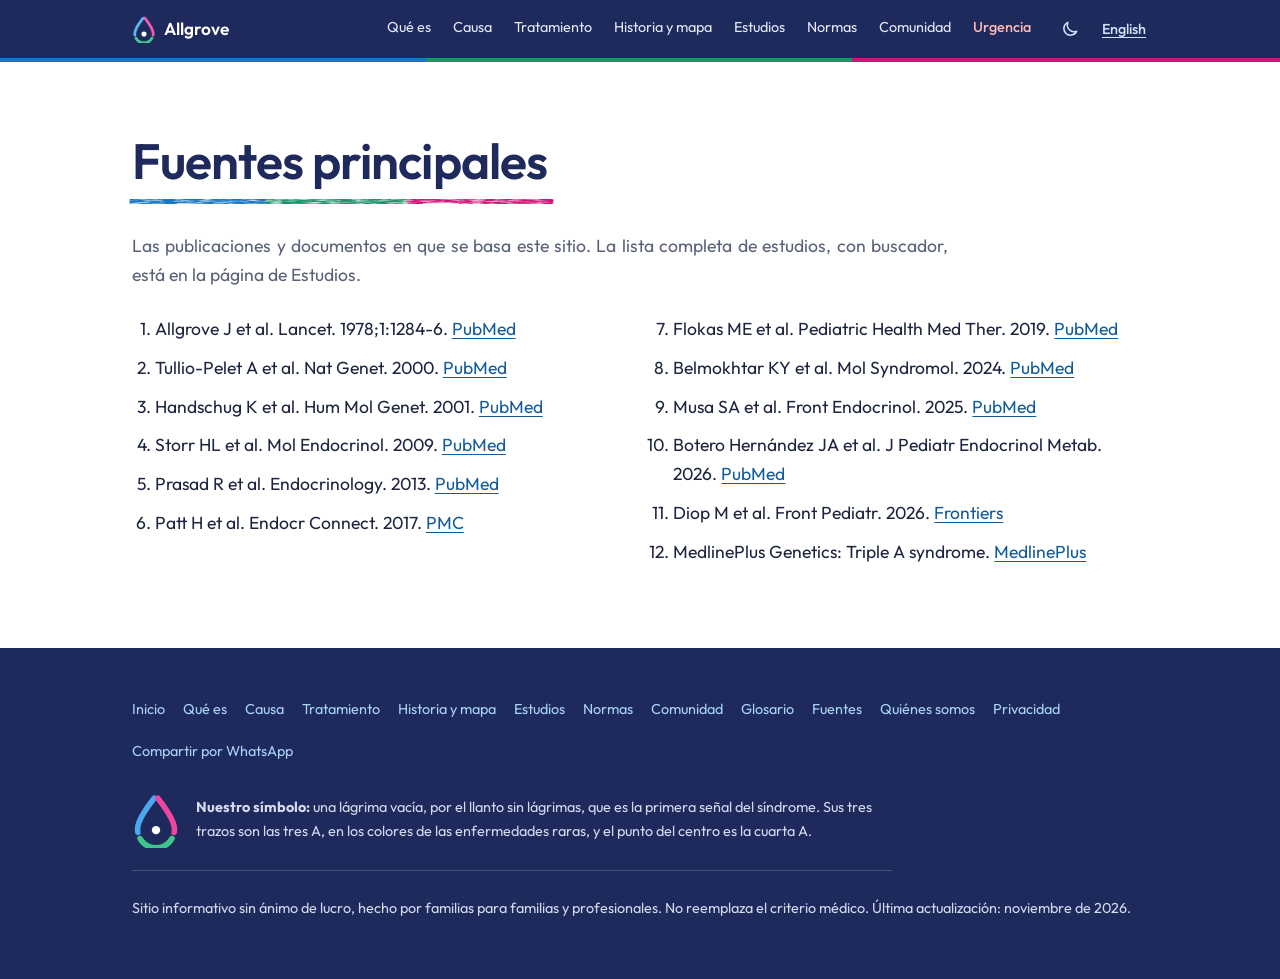
<file: fuentes.html>
<!DOCTYPE html>
<html lang="es">
<head>
<meta charset="utf-8">
<meta name="viewport" content="width=device-width, initial-scale=1">
<title>Fuentes principales · Síndrome de Allgrove</title>
<meta name="description" content="Las publicaciones y documentos principales en que se basa el sitio sobre el síndrome de Allgrove.">
<meta property="og:type" content="website">
<meta property="og:site_name" content="Síndrome de Allgrove">
<meta property="og:title" content="Fuentes principales">
<meta property="og:description" content="Las publicaciones y documentos principales en que se basa el sitio sobre el síndrome de Allgrove.">
<meta property="og:locale" content="es_CO">
<meta property="og:url" content="https://sindromedeallgrove.org/fuentes">
<meta property="og:image" content="https://sindromedeallgrove.org/img/compartir.png">
<meta property="og:image:width" content="1200">
<meta property="og:image:height" content="630">
<meta name="twitter:card" content="summary_large_image">
<link rel="canonical" href="https://sindromedeallgrove.org/fuentes">
<meta name="theme-color" content="#1f2a5c">
<script type="application/ld+json">{"@context": "https://schema.org", "@graph": [{"@type": "Organization", "@id": "https://sindromedeallgrove.org/#grupo", "name": "Grupo de familias con síndrome de Allgrove en Colombia", "url": "https://sindromedeallgrove.org/", "email": "sindromeallgrove@gmail.com", "logo": "https://sindromedeallgrove.org/img/compartir.png", "areaServed": "CO"}, {"@type": "MedicalWebPage", "url": "https://sindromedeallgrove.org/fuentes", "name": "Fuentes principales", "description": "Las publicaciones y documentos principales en que se basa el sitio sobre el síndrome de Allgrove.", "inLanguage": "es", "isPartOf": {"@id": "https://sindromedeallgrove.org/#sitio"}, "publisher": {"@id": "https://sindromedeallgrove.org/#grupo"}, "about": {"@type": "MedicalCondition", "name": "Síndrome de Allgrove", "alternateName": ["Síndrome triple A", "Síndrome 4A", "Triple A syndrome", "Allgrove syndrome", "Achalasia-addisonianism-alacrima syndrome"], "code": [{"@type": "MedicalCode", "codingSystem": "OMIM", "codeValue": "231550"}, {"@type": "MedicalCode", "codingSystem": "ORPHA", "codeValue": "869"}]}, "audience": [{"@type": "PeopleAudience", "audienceType": "Pacientes y familias"}, {"@type": "MedicalAudience", "audienceType": "Profesionales de la salud"}], "lastReviewed": "2026-11-14"}]}</script>
<link rel="icon" href="data:image/svg+xml,%3Csvg xmlns=%27http://www.w3.org/2000/svg%27 viewBox=%270 0 52 60%27%3E%3Cpath pathLength=%273%27 d=%27M26 4C26 4 6 28 6 40a20 20 0 0 0 40 0C46 28 26 4 26 4z%27 fill=%27none%27 stroke=%27%231976c5%27 stroke-width=%277%27 stroke-linecap=%27round%27 stroke-dasharray=%27.86 2.14%27 stroke-dashoffset=%27-.07%27/%3E%3Cpath pathLength=%273%27 d=%27M26 4C26 4 6 28 6 40a20 20 0 0 0 40 0C46 28 26 4 26 4z%27 fill=%27none%27 stroke=%27%231f9467%27 stroke-width=%277%27 stroke-linecap=%27round%27 stroke-dasharray=%27.86 2.14%27 stroke-dashoffset=%27-1.07%27/%3E%3Cpath pathLength=%273%27 d=%27M26 4C26 4 6 28 6 40a20 20 0 0 0 40 0C46 28 26 4 26 4z%27 fill=%27none%27 stroke=%27%23cf1578%27 stroke-width=%277%27 stroke-linecap=%27round%27 stroke-dasharray=%27.86 2.14%27 stroke-dashoffset=%27-2.07%27/%3E%3Ccircle cx=%2726%27 cy=%2741%27 r=%275%27 fill=%27%231f2a5c%27/%3E%3C/svg%3E">
<link rel="preload" href="/fonts/outfit-latin.woff" as="font" type="font/woff" crossorigin>
<link rel="stylesheet" href="/css/site.css?v=a4e6f3dd">
<script>try{if(localStorage.getItem("tema")==="oscuro")document.documentElement.dataset.theme="dark"}catch(e){}</script>
</head>
<body class="c0"><span id="arriba"></span>
<a class="skip" href="#contenido" data-en="Skip to content">Saltar al contenido</a>
<nav><div class="wrap">
  <a class="brand" href="/"><svg viewBox="0 0 52 60" aria-hidden="true"><path pathLength="3" d="M26 4C26 4 6 28 6 40a20 20 0 0 0 40 0C46 28 26 4 26 4z" fill="none" stroke="#5db4f2" stroke-width="6" stroke-linecap="round" stroke-dasharray=".86 2.14" stroke-dashoffset="-.07"/><path pathLength="3" d="M26 4C26 4 6 28 6 40a20 20 0 0 0 40 0C46 28 26 4 26 4z" fill="none" stroke="#46c993" stroke-width="6" stroke-linecap="round" stroke-dasharray=".86 2.14" stroke-dashoffset="-1.07"/><path pathLength="3" d="M26 4C26 4 6 28 6 40a20 20 0 0 0 40 0C46 28 26 4 26 4z" fill="none" stroke="#f25aab" stroke-width="6" stroke-linecap="round" stroke-dasharray=".86 2.14" stroke-dashoffset="-2.07"/><circle cx="26" cy="41" r="5.5" fill="#ffffff"/></svg>
    Allgrove</a>
  <button id="menu" aria-label="Menú" aria-expanded="false" aria-controls="links"><svg viewBox="0 0 24 24" aria-hidden="true"><path d="M4 7h16M4 12h16M4 17h16" fill="none" stroke="currentColor" stroke-width="2" stroke-linecap="round"/></svg></button>
  <div class="links" id="links"><a href="que-es#arriba" data-en="What it is">Qué es</a><a href="causa#arriba" data-en="Cause">Causa</a><a href="tratamiento#arriba" data-en="Treatment">Tratamiento</a><a href="historia-mapa#arriba" data-en="History and map">Historia y mapa</a><a href="estudios#arriba" data-en="Studies">Estudios</a><a href="normas#arriba" data-en="Rules">Normas</a><a href="comunidad#arriba" data-en="Community">Comunidad</a><a class="urg" href="que-es#urgencia" data-en="Emergency">Urgencia</a></div>
  <button id="theme" aria-label="Apariencia oscura o clara / Dark or light appearance" title="Apariencia oscura o clara"><svg class="moon" viewBox="0 0 24 24" aria-hidden="true"><path d="M20 14.5A8 8 0 0 1 9.5 4a8 8 0 1 0 10.5 10.5z" fill="none" stroke="currentColor" stroke-width="1.8" stroke-linejoin="round"/></svg><svg class="sun" viewBox="0 0 24 24" aria-hidden="true"><g fill="none" stroke="currentColor" stroke-width="1.8" stroke-linecap="round"><circle cx="12" cy="12" r="4.2"/><path d="M12 2.5v2M12 19.5v2M2.5 12h2M19.5 12h2M5.3 5.3l1.4 1.4M17.3 17.3l1.4 1.4M5.3 18.7l1.4-1.4M17.3 6.7l1.4-1.4"/></g></svg></button>
  <button id="lang" aria-label="Cambiar idioma / Change language">English</button>
</div></nav>
<div class="tri"></div>
<main id="contenido">

<section class="srcpage"><div class="wrap"><h1 class="ph" data-en="Main sources">Fuentes principales</h1><p class="lead" data-en="The publications and documents this site is based on. The full list of studies, with a search box, is on the Studies page.">Las publicaciones y documentos en que se basa este sitio. La lista completa de estudios, con buscador, está en la página de Estudios.</p><ol>
    <li>Allgrove J et al. Lancet. 1978;1:1284-6. <a href="https://pubmed.ncbi.nlm.nih.gov/78049/">PubMed</a></li>
    <li>Tullio-Pelet A et al. Nat Genet. 2000. <a href="https://pubmed.ncbi.nlm.nih.gov/11062474/">PubMed</a></li>
    <li>Handschug K et al. Hum Mol Genet. 2001. <a href="https://pubmed.ncbi.nlm.nih.gov/11159947/">PubMed</a></li>
    <li>Storr HL et al. Mol Endocrinol. 2009. <a href="https://pubmed.ncbi.nlm.nih.gov/19855093/">PubMed</a></li>
    <li>Prasad R et al. Endocrinology. 2013. <a href="https://pubmed.ncbi.nlm.nih.gov/23825130/">PubMed</a></li>
    <li>Patt H et al. Endocr Connect. 2017. <a href="https://pmc.ncbi.nlm.nih.gov/articles/PMC5705786">PMC</a></li>
    <li>Flokas ME et al. Pediatric Health Med Ther. 2019. <a href="https://pubmed.ncbi.nlm.nih.gov/31695556/">PubMed</a></li>
    <li>Belmokhtar KY et al. Mol Syndromol. 2024. <a href="https://pubmed.ncbi.nlm.nih.gov/38585542/">PubMed</a></li>
    <li>Musa SA et al. Front Endocrinol. 2025. <a href="https://pubmed.ncbi.nlm.nih.gov/40917361/">PubMed</a></li>
    <li>Botero Hernández JA et al. J Pediatr Endocrinol Metab. 2026. <a href="https://pubmed.ncbi.nlm.nih.gov/42764719/">PubMed</a></li>
    <li>Diop M et al. Front Pediatr. 2026. <a href="https://www.frontiersin.org/journals/pediatrics/articles/10.3389/fped.2026.1906922/full">Frontiers</a></li>
    <li>MedlinePlus Genetics: Triple A syndrome. <a href="https://medlineplus.gov/genetics/condition/triple-a-syndrome/">MedlinePlus</a></li>
  </ol></div></section>

</main>
<footer><div class="wrap">
  <div class="fnav"><a href="/" data-en="Home">Inicio</a><a href="que-es#arriba" data-en="What it is">Qué es</a><a href="causa#arriba" data-en="Cause">Causa</a><a href="tratamiento#arriba" data-en="Treatment">Tratamiento</a><a href="historia-mapa#arriba" data-en="History and map">Historia y mapa</a><a href="estudios#arriba" data-en="Studies">Estudios</a><a href="normas#arriba" data-en="Rules">Normas</a><a href="comunidad#arriba" data-en="Community">Comunidad</a><a href="glosario#arriba" data-en="Glossary">Glosario</a><a href="fuentes#arriba" data-en="Sources">Fuentes</a><a href="quienes-somos#arriba" data-en="About us">Quiénes somos</a><a href="privacidad#arriba" data-en="Privacy">Privacidad</a><a class="wa" href="https://wa.me/?text=Fuentes%20principales%20%C2%B7%20S%C3%ADndrome%20de%20Allgrove%20https%3A//sindromedeallgrove.org/fuentes" target="_blank" rel="noopener" data-en="Share on WhatsApp">Compartir por WhatsApp</a></div>
  <div class="sym">
    <svg viewBox="0 0 52 60" aria-hidden="true"><path pathLength="3" d="M26 4C26 4 6 28 6 40a20 20 0 0 0 40 0C46 28 26 4 26 4z" fill="none" stroke="#4aa8ec" stroke-width="6" stroke-linecap="round" stroke-dasharray=".86 2.14" stroke-dashoffset="-.07"/><path pathLength="3" d="M26 4C26 4 6 28 6 40a20 20 0 0 0 40 0C46 28 26 4 26 4z" fill="none" stroke="#3fc48c" stroke-width="6" stroke-linecap="round" stroke-dasharray=".86 2.14" stroke-dashoffset="-1.07"/><path pathLength="3" d="M26 4C26 4 6 28 6 40a20 20 0 0 0 40 0C46 28 26 4 26 4z" fill="none" stroke="#f0469f" stroke-width="6" stroke-linecap="round" stroke-dasharray=".86 2.14" stroke-dashoffset="-2.07"/><circle cx="26" cy="41" r="4.5" fill="#fff"/></svg>
    <div data-en="<b>Our symbol:</b> an empty tear, for crying without tears, the first sign of the syndrome. Its three strokes are the three A's in the colours of rare diseases, and the dot in the centre is the fourth A."><b>Nuestro símbolo:</b> una lágrima vacía, por el llanto sin lágrimas, que es la primera señal del síndrome. Sus tres trazos son las tres A, en los colores de las enfermedades raras, y el punto del centro es la cuarta A.</div>
  </div>
  
  <p data-en="Non-profit information site, made by families for families and professionals. It does not replace medical judgement. Last updated: November 2026.">Sitio informativo sin ánimo de lucro, hecho por familias para familias y profesionales. No reemplaza el criterio médico. Última actualización: noviembre de 2026.</p>
</div></footer>
<script>

/* ====== DATOS QUE SE PUEDEN CAMBIAR ====== */
const CFG={email:'sindromeallgrove@gmail.com',formDudas:'https://docs.google.com/forms/d/e/1FAIpQLSf2p6Z48f2wGDU_VybIar9rW73zNMHu0Y_9bswxXj80Nb1ElA/viewform',formRegistro:'https://docs.google.com/forms/d/e/1FAIpQLSeiKzhqTxMyVPc9ULYMJvGkuxNW48rqU-hjV5tPHIJV5LboUg/viewform'};   // correo y enlaces a los formularios
const POSTS=[];   // dudas y aportes publicados: {rol:'Familiar', es:'texto', en:'text', fecha:'2026-11'}
/* ========================================= */
const $=s=>document.querySelector(s), $$=s=>[...document.querySelectorAll(s)];
const el=(t,c,x)=>{const e=document.createElement(t);if(c)e.className=c;if(x!=null)e.textContent=x;return e};
let LANG='es';const T=(es,en)=>LANG==='en'?en:es;const redraw=[];

const li=()=>LANG==='en'?1:0;
/* reveal, bars, nav */
function show(e){e.classList.add('in');e.querySelectorAll('.fill').forEach(f=>f.style.width=f.dataset.w+'%')}
if('IntersectionObserver' in window){
 const io=new IntersectionObserver(es=>es.forEach(e=>{if(e.isIntersecting){show(e.target);io.unobserve(e.target)}}),{threshold:.08});
 $$('.card').forEach(e=>io.observe(e));
}else $$('.card').forEach(show);

/* language */
function setLang(l){LANG=l;document.documentElement.lang=l;
 $$('[data-en]').forEach(e=>{if(e.dataset.es===undefined)e.dataset.es=e.innerHTML;e.innerHTML=l==='en'?e.dataset.en:e.dataset.es});
 $('#lang').textContent=l==='en'?'Español':'English';redraw.forEach(f=>f())}
if(!location.hash||location.hash==='#arriba'){try{history.scrollRestoration='manual'}catch(e){}scrollTo(0,0)}
$('#lang').onclick=()=>{setLang(LANG==='es'?'en':'es');try{localStorage.setItem('lang',LANG)}catch(e){}};
try{if(localStorage.getItem('lang')==='en')setLang('en')}catch(e){}
(function(){const t=$('#theme');if(!t)return;const set=d=>{if(d)document.documentElement.dataset.theme='dark';else delete document.documentElement.dataset.theme;t.setAttribute('aria-pressed',d?'true':'false');try{localStorage.setItem('tema',d?'oscuro':'claro')}catch(e){}};t.setAttribute('aria-pressed',document.documentElement.dataset.theme==='dark'?'true':'false');t.onclick=()=>set(document.documentElement.dataset.theme!=='dark')})();
(function(){const b=$('#menu'),l=$('#links');if(!b)return;b.onclick=()=>{const o=l.classList.toggle('open');b.setAttribute('aria-expanded',o)}})();

</script>
</body>
</html>
</file>
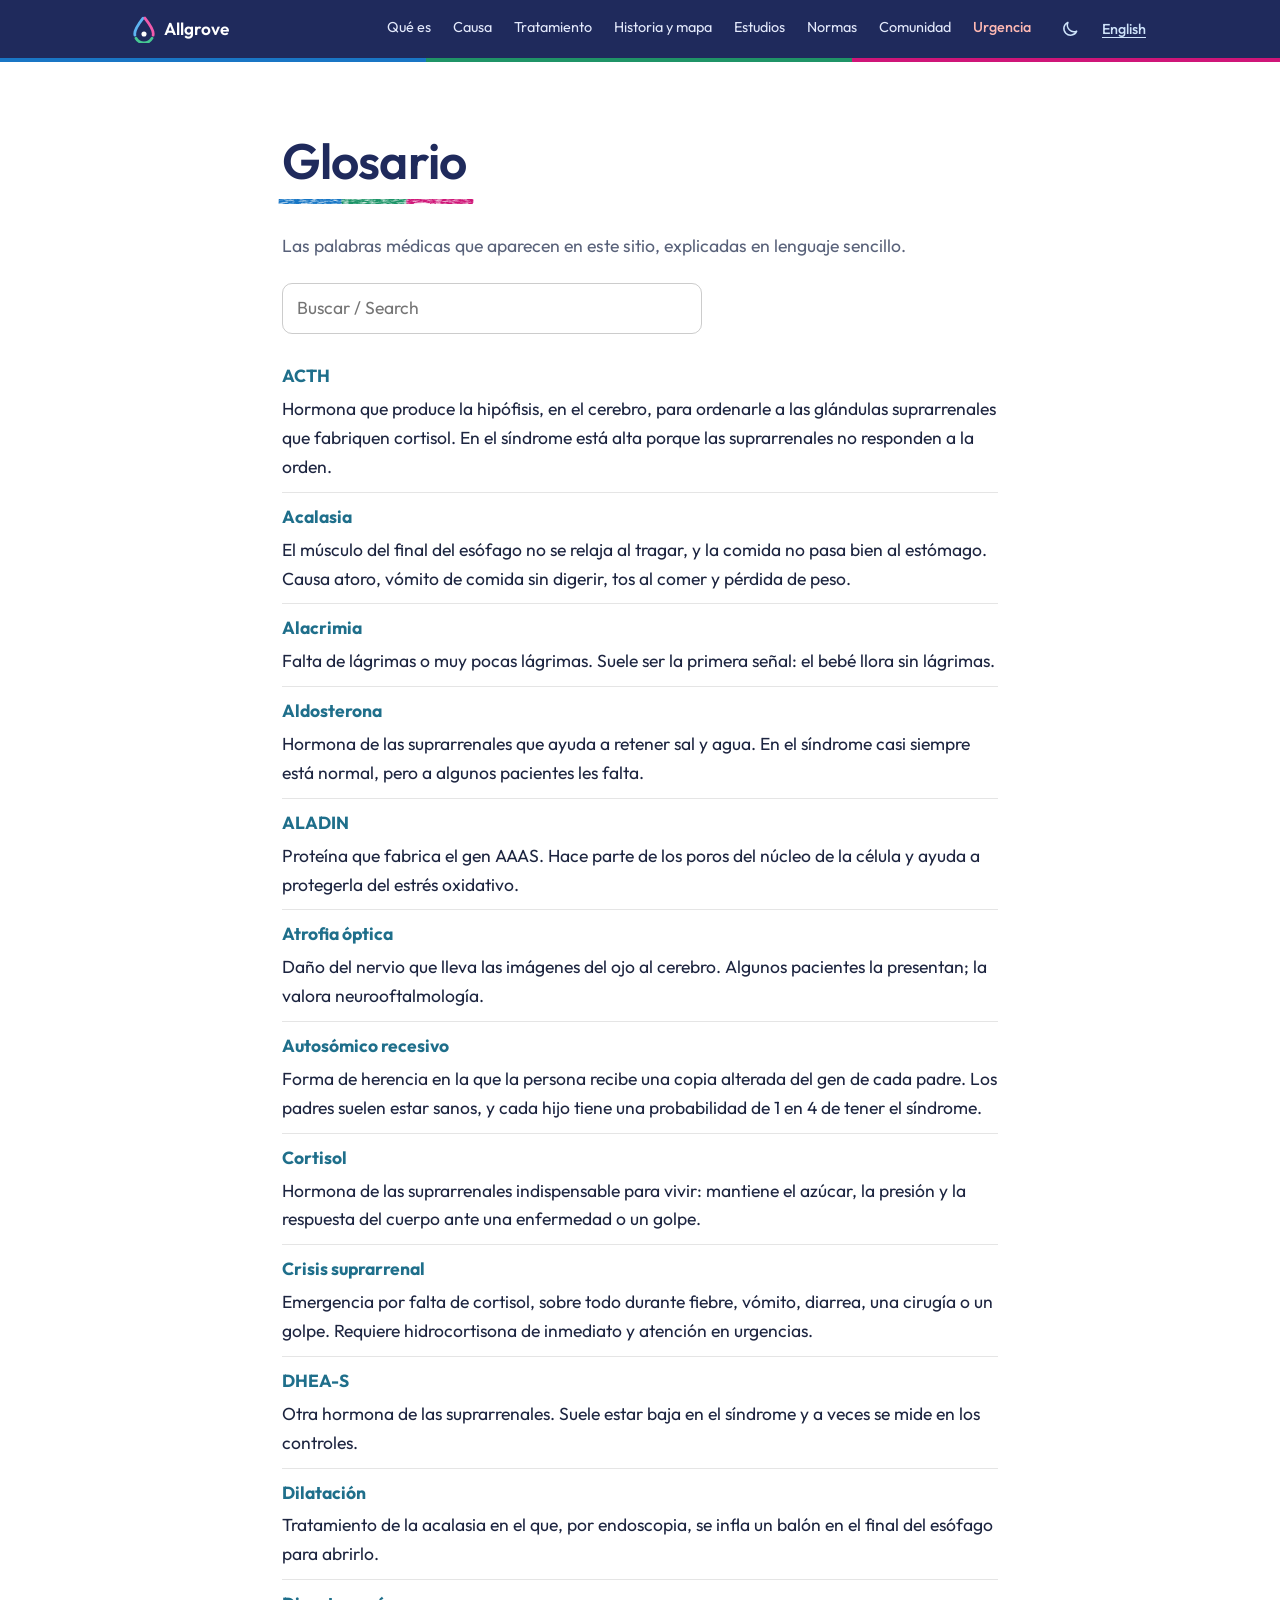
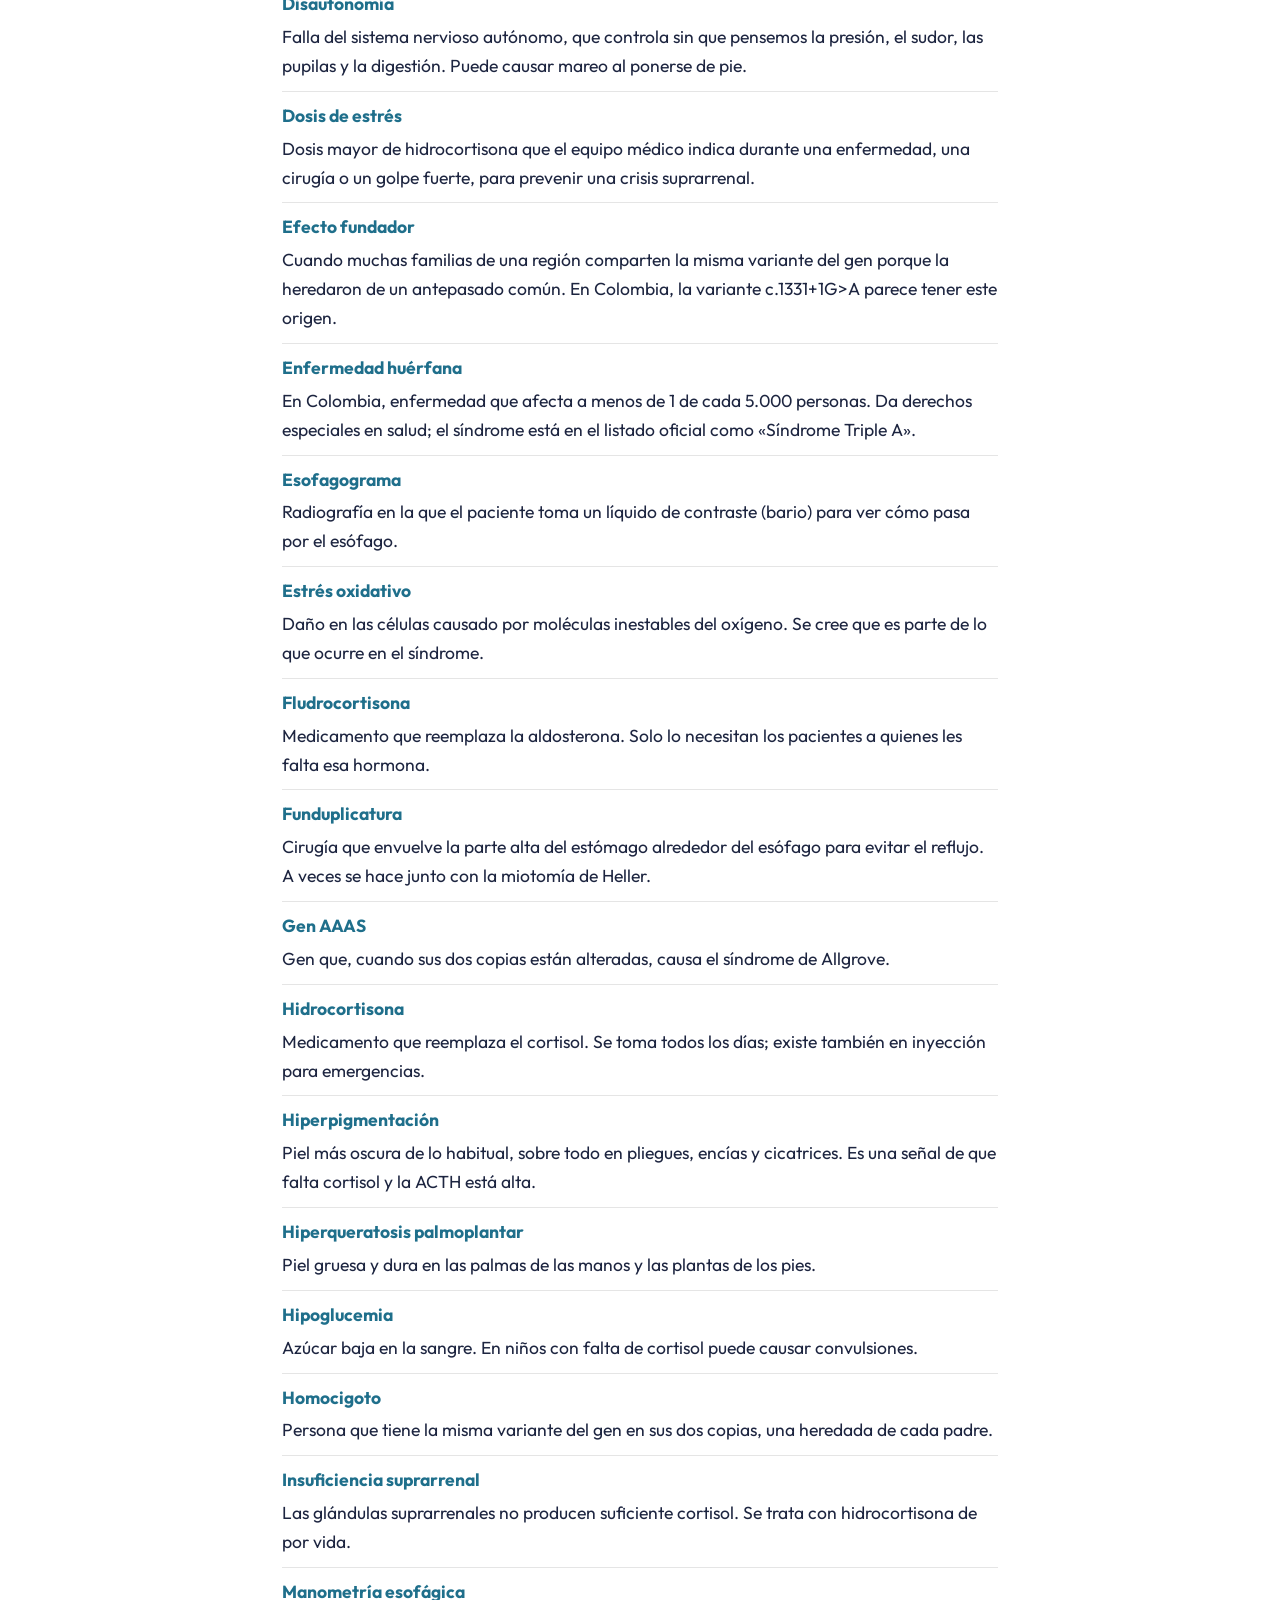
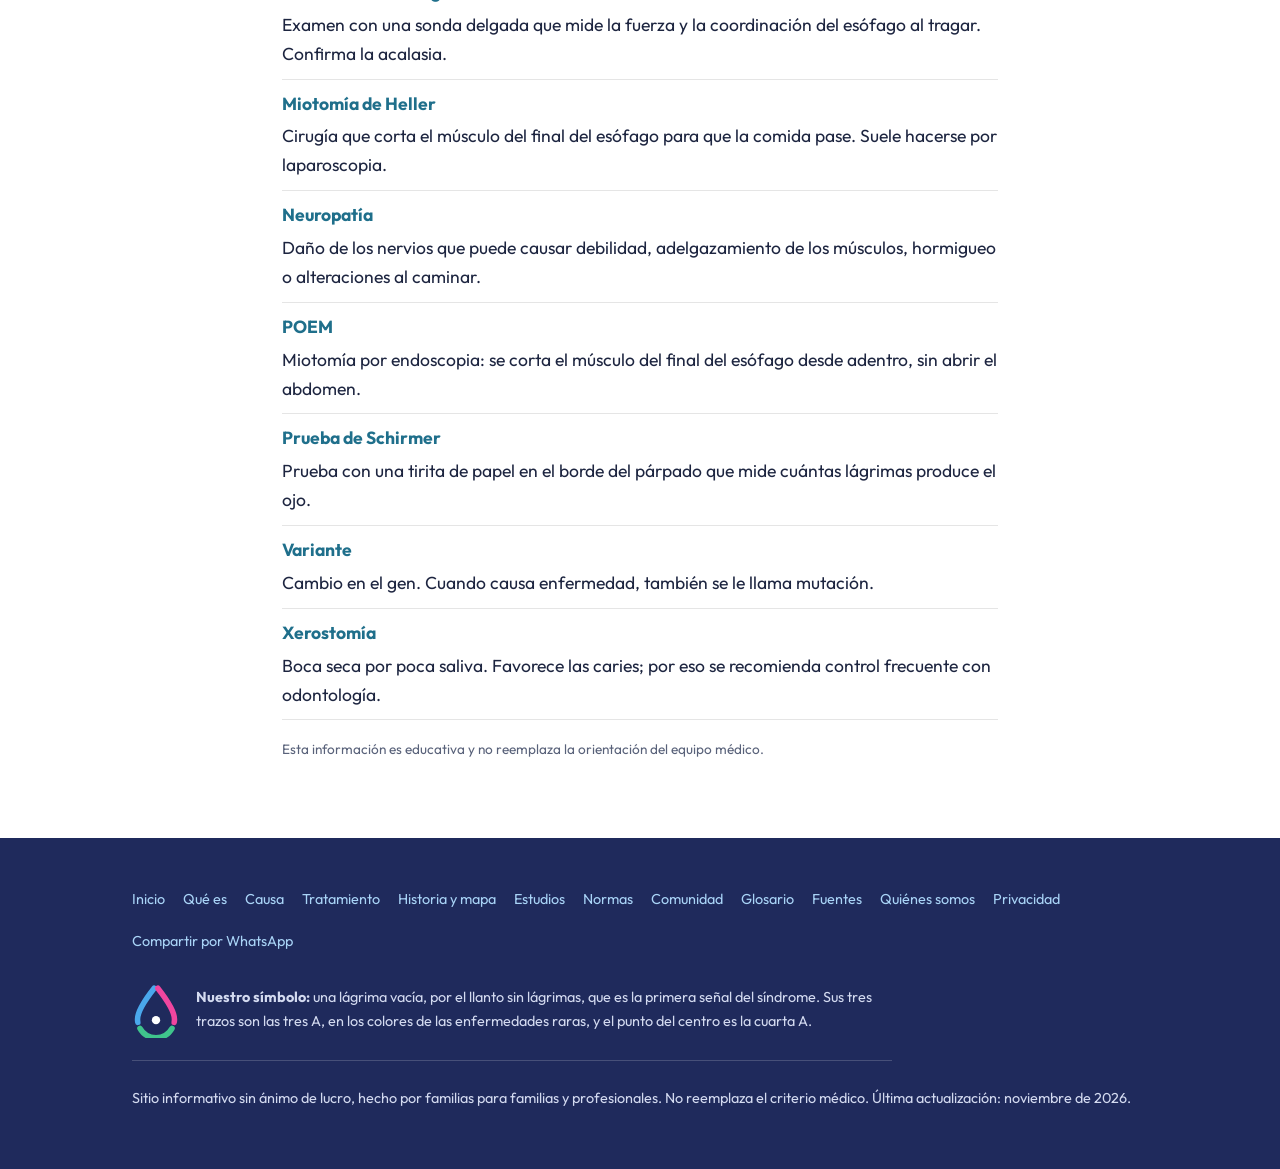
<file: glosario.html>
<!DOCTYPE html>
<html lang="es">
<head>
<meta charset="utf-8">
<meta name="viewport" content="width=device-width, initial-scale=1">
<title>Glosario del síndrome de Allgrove · Síndrome de Allgrove</title>
<meta name="description" content="Palabras médicas sobre el síndrome de Allgrove (triple A) explicadas en lenguaje sencillo: acalasia, alacrimia, insuficiencia suprarrenal, ACTH, hidrocortisona y más.">
<meta property="og:type" content="website">
<meta property="og:site_name" content="Síndrome de Allgrove">
<meta property="og:title" content="Glosario del síndrome de Allgrove">
<meta property="og:description" content="Palabras médicas sobre el síndrome de Allgrove (triple A) explicadas en lenguaje sencillo: acalasia, alacrimia, insuficiencia suprarrenal, ACTH, hidrocortisona y más.">
<meta property="og:locale" content="es_CO">
<meta property="og:url" content="https://sindromedeallgrove.org/glosario">
<meta property="og:image" content="https://sindromedeallgrove.org/img/compartir.png">
<meta property="og:image:width" content="1200">
<meta property="og:image:height" content="630">
<meta name="twitter:card" content="summary_large_image">
<link rel="canonical" href="https://sindromedeallgrove.org/glosario">
<meta name="theme-color" content="#1f2a5c">
<script type="application/ld+json">{"@context": "https://schema.org", "@graph": [{"@type": "Organization", "@id": "https://sindromedeallgrove.org/#grupo", "name": "Grupo de familias con síndrome de Allgrove en Colombia", "url": "https://sindromedeallgrove.org/", "email": "sindromeallgrove@gmail.com", "logo": "https://sindromedeallgrove.org/img/compartir.png", "areaServed": "CO"}, {"@type": "MedicalWebPage", "url": "https://sindromedeallgrove.org/glosario", "name": "Glosario del síndrome de Allgrove", "description": "Palabras médicas sobre el síndrome de Allgrove (triple A) explicadas en lenguaje sencillo: acalasia, alacrimia, insuficiencia suprarrenal, ACTH, hidrocortisona y más.", "inLanguage": "es", "isPartOf": {"@id": "https://sindromedeallgrove.org/#sitio"}, "publisher": {"@id": "https://sindromedeallgrove.org/#grupo"}, "about": {"@type": "MedicalCondition", "name": "Síndrome de Allgrove", "alternateName": ["Síndrome triple A", "Síndrome 4A", "Triple A syndrome", "Allgrove syndrome", "Achalasia-addisonianism-alacrima syndrome"], "code": [{"@type": "MedicalCode", "codingSystem": "OMIM", "codeValue": "231550"}, {"@type": "MedicalCode", "codingSystem": "ORPHA", "codeValue": "869"}]}, "audience": [{"@type": "PeopleAudience", "audienceType": "Pacientes y familias"}, {"@type": "MedicalAudience", "audienceType": "Profesionales de la salud"}], "lastReviewed": "2026-11-14"}]}</script>
<link rel="icon" href="data:image/svg+xml,%3Csvg xmlns=%27http://www.w3.org/2000/svg%27 viewBox=%270 0 52 60%27%3E%3Cpath pathLength=%273%27 d=%27M26 4C26 4 6 28 6 40a20 20 0 0 0 40 0C46 28 26 4 26 4z%27 fill=%27none%27 stroke=%27%231976c5%27 stroke-width=%277%27 stroke-linecap=%27round%27 stroke-dasharray=%27.86 2.14%27 stroke-dashoffset=%27-.07%27/%3E%3Cpath pathLength=%273%27 d=%27M26 4C26 4 6 28 6 40a20 20 0 0 0 40 0C46 28 26 4 26 4z%27 fill=%27none%27 stroke=%27%231f9467%27 stroke-width=%277%27 stroke-linecap=%27round%27 stroke-dasharray=%27.86 2.14%27 stroke-dashoffset=%27-1.07%27/%3E%3Cpath pathLength=%273%27 d=%27M26 4C26 4 6 28 6 40a20 20 0 0 0 40 0C46 28 26 4 26 4z%27 fill=%27none%27 stroke=%27%23cf1578%27 stroke-width=%277%27 stroke-linecap=%27round%27 stroke-dasharray=%27.86 2.14%27 stroke-dashoffset=%27-2.07%27/%3E%3Ccircle cx=%2726%27 cy=%2741%27 r=%275%27 fill=%27%231f2a5c%27/%3E%3C/svg%3E">
<link rel="preload" href="/fonts/outfit-latin.woff" as="font" type="font/woff" crossorigin>
<link rel="stylesheet" href="/css/site.css?v=a4e6f3dd">
<script>try{if(localStorage.getItem("tema")==="oscuro")document.documentElement.dataset.theme="dark"}catch(e){}</script>
</head>
<body class="c0"><span id="arriba"></span>
<a class="skip" href="#contenido" data-en="Skip to content">Saltar al contenido</a>
<nav><div class="wrap">
  <a class="brand" href="/"><svg viewBox="0 0 52 60" aria-hidden="true"><path pathLength="3" d="M26 4C26 4 6 28 6 40a20 20 0 0 0 40 0C46 28 26 4 26 4z" fill="none" stroke="#5db4f2" stroke-width="6" stroke-linecap="round" stroke-dasharray=".86 2.14" stroke-dashoffset="-.07"/><path pathLength="3" d="M26 4C26 4 6 28 6 40a20 20 0 0 0 40 0C46 28 26 4 26 4z" fill="none" stroke="#46c993" stroke-width="6" stroke-linecap="round" stroke-dasharray=".86 2.14" stroke-dashoffset="-1.07"/><path pathLength="3" d="M26 4C26 4 6 28 6 40a20 20 0 0 0 40 0C46 28 26 4 26 4z" fill="none" stroke="#f25aab" stroke-width="6" stroke-linecap="round" stroke-dasharray=".86 2.14" stroke-dashoffset="-2.07"/><circle cx="26" cy="41" r="5.5" fill="#ffffff"/></svg>
    Allgrove</a>
  <button id="menu" aria-label="Menú" aria-expanded="false" aria-controls="links"><svg viewBox="0 0 24 24" aria-hidden="true"><path d="M4 7h16M4 12h16M4 17h16" fill="none" stroke="currentColor" stroke-width="2" stroke-linecap="round"/></svg></button>
  <div class="links" id="links"><a href="que-es#arriba" data-en="What it is">Qué es</a><a href="causa#arriba" data-en="Cause">Causa</a><a href="tratamiento#arriba" data-en="Treatment">Tratamiento</a><a href="historia-mapa#arriba" data-en="History and map">Historia y mapa</a><a href="estudios#arriba" data-en="Studies">Estudios</a><a href="normas#arriba" data-en="Rules">Normas</a><a href="comunidad#arriba" data-en="Community">Comunidad</a><a class="urg" href="que-es#urgencia" data-en="Emergency">Urgencia</a></div>
  <button id="theme" aria-label="Apariencia oscura o clara / Dark or light appearance" title="Apariencia oscura o clara"><svg class="moon" viewBox="0 0 24 24" aria-hidden="true"><path d="M20 14.5A8 8 0 0 1 9.5 4a8 8 0 1 0 10.5 10.5z" fill="none" stroke="currentColor" stroke-width="1.8" stroke-linejoin="round"/></svg><svg class="sun" viewBox="0 0 24 24" aria-hidden="true"><g fill="none" stroke="currentColor" stroke-width="1.8" stroke-linecap="round"><circle cx="12" cy="12" r="4.2"/><path d="M12 2.5v2M12 19.5v2M2.5 12h2M19.5 12h2M5.3 5.3l1.4 1.4M17.3 17.3l1.4 1.4M5.3 18.7l1.4-1.4M17.3 6.7l1.4-1.4"/></g></svg></button>
  <button id="lang" aria-label="Cambiar idioma / Change language">English</button>
</div></nav>
<div class="tri"></div>
<main id="contenido">

<section class="glos"><div class="wrap narrow"><h1 class="ph" data-en="Glossary">Glosario</h1><p class="lead" data-en="Medical words that appear on this site, explained in plain language.">Las palabras médicas que aparecen en este sitio, explicadas en lenguaje sencillo.</p><input id="gq" type="search" placeholder="Buscar / Search" aria-label="Buscar en el glosario"><dl class="gl"><div class="gl-item" id="g-0"><dt data-en="ACTH">ACTH</dt><dd data-en="Hormone made by the pituitary gland, in the brain, that tells the adrenal glands to make cortisol. In the syndrome it is high because the adrenals do not respond.">Hormona que produce la hipófisis, en el cerebro, para ordenarle a las glándulas suprarrenales que fabriquen cortisol. En el síndrome está alta porque las suprarrenales no responden a la orden.</dd></div><div class="gl-item" id="g-1"><dt data-en="Achalasia">Acalasia</dt><dd data-en="The muscle at the lower end of the oesophagus does not relax when swallowing, so food does not pass well into the stomach. It causes choking, vomiting of undigested food, coughing while eating and weight loss.">El músculo del final del esófago no se relaja al tragar, y la comida no pasa bien al estómago. Causa atoro, vómito de comida sin digerir, tos al comer y pérdida de peso.</dd></div><div class="gl-item" id="g-2"><dt data-en="Alacrima">Alacrimia</dt><dd data-en="Absent or very few tears. It is often the first sign: the baby cries without tears.">Falta de lágrimas o muy pocas lágrimas. Suele ser la primera señal: el bebé llora sin lágrimas.</dd></div><div class="gl-item" id="g-3"><dt data-en="Aldosterone">Aldosterona</dt><dd data-en="Adrenal hormone that helps the body keep salt and water. In the syndrome it is usually normal, but some patients lack it.">Hormona de las suprarrenales que ayuda a retener sal y agua. En el síndrome casi siempre está normal, pero a algunos pacientes les falta.</dd></div><div class="gl-item" id="g-4"><dt data-en="ALADIN">ALADIN</dt><dd data-en="Protein made by the AAAS gene. It is part of the pores of the cell nucleus and helps protect the cell from oxidative stress.">Proteína que fabrica el gen AAAS. Hace parte de los poros del núcleo de la célula y ayuda a protegerla del estrés oxidativo.</dd></div><div class="gl-item" id="g-5"><dt data-en="Optic atrophy">Atrofia óptica</dt><dd data-en="Damage to the nerve that carries images from the eye to the brain. Some patients have it; a neuro-ophthalmologist assesses it.">Daño del nervio que lleva las imágenes del ojo al cerebro. Algunos pacientes la presentan; la valora neurooftalmología.</dd></div><div class="gl-item" id="g-6"><dt data-en="Autosomal recessive">Autosómico recesivo</dt><dd data-en="Inheritance in which a person receives an altered copy of the gene from each parent. Parents are usually healthy, and each child has a 1 in 4 chance of having the syndrome.">Forma de herencia en la que la persona recibe una copia alterada del gen de cada padre. Los padres suelen estar sanos, y cada hijo tiene una probabilidad de 1 en 4 de tener el síndrome.</dd></div><div class="gl-item" id="g-7"><dt data-en="Cortisol">Cortisol</dt><dd data-en="Adrenal hormone that is essential for life: it keeps blood sugar and blood pressure up and helps the body cope with illness or injury.">Hormona de las suprarrenales indispensable para vivir: mantiene el azúcar, la presión y la respuesta del cuerpo ante una enfermedad o un golpe.</dd></div><div class="gl-item" id="g-8"><dt data-en="Adrenal crisis">Crisis suprarrenal</dt><dd data-en="Emergency caused by lack of cortisol, especially during fever, vomiting, diarrhoea, surgery or injury. It needs hydrocortisone at once and emergency care.">Emergencia por falta de cortisol, sobre todo durante fiebre, vómito, diarrea, una cirugía o un golpe. Requiere hidrocortisona de inmediato y atención en urgencias.</dd></div><div class="gl-item" id="g-9"><dt data-en="DHEA-S">DHEA-S</dt><dd data-en="Another adrenal hormone. It is often low in the syndrome and is sometimes measured at check-ups.">Otra hormona de las suprarrenales. Suele estar baja en el síndrome y a veces se mide en los controles.</dd></div><div class="gl-item" id="g-10"><dt data-en="Dilation">Dilatación</dt><dd data-en="Achalasia treatment in which a balloon is inflated at the lower end of the oesophagus, through an endoscope, to open it.">Tratamiento de la acalasia en el que, por endoscopia, se infla un balón en el final del esófago para abrirlo.</dd></div><div class="gl-item" id="g-11"><dt data-en="Dysautonomia">Disautonomía</dt><dd data-en="Failure of the autonomic nervous system, which controls blood pressure, sweating, pupils and digestion without us thinking about it. It can cause dizziness on standing.">Falla del sistema nervioso autónomo, que controla sin que pensemos la presión, el sudor, las pupilas y la digestión. Puede causar mareo al ponerse de pie.</dd></div><div class="gl-item" id="g-12"><dt data-en="Stress dose">Dosis de estrés</dt><dd data-en="Higher dose of hydrocortisone that the medical team prescribes during illness, surgery or a serious injury, to prevent an adrenal crisis.">Dosis mayor de hidrocortisona que el equipo médico indica durante una enfermedad, una cirugía o un golpe fuerte, para prevenir una crisis suprarrenal.</dd></div><div class="gl-item" id="g-13"><dt data-en="Founder effect">Efecto fundador</dt><dd data-en="When many families in a region share the same gene variant because they inherited it from a common ancestor. In Colombia, the c.1331+1G>A variant seems to have this origin.">Cuando muchas familias de una región comparten la misma variante del gen porque la heredaron de un antepasado común. En Colombia, la variante c.1331+1G>A parece tener este origen.</dd></div><div class="gl-item" id="g-14"><dt data-en="Orphan disease">Enfermedad huérfana</dt><dd data-en="In Colombia, a disease that affects fewer than 1 in 5,000 people. It gives special health rights; the syndrome is on the official list as «Síndrome Triple A».">En Colombia, enfermedad que afecta a menos de 1 de cada 5.000 personas. Da derechos especiales en salud; el síndrome está en el listado oficial como «Síndrome Triple A».</dd></div><div class="gl-item" id="g-15"><dt data-en="Barium swallow">Esofagograma</dt><dd data-en="X-ray in which the patient drinks a contrast liquid (barium) to see how it passes through the oesophagus.">Radiografía en la que el paciente toma un líquido de contraste (bario) para ver cómo pasa por el esófago.</dd></div><div class="gl-item" id="g-16"><dt data-en="Oxidative stress">Estrés oxidativo</dt><dd data-en="Damage to cells caused by unstable oxygen molecules. It is thought to be part of what happens in the syndrome.">Daño en las células causado por moléculas inestables del oxígeno. Se cree que es parte de lo que ocurre en el síndrome.</dd></div><div class="gl-item" id="g-17"><dt data-en="Fludrocortisone">Fludrocortisona</dt><dd data-en="Medicine that replaces aldosterone. Only patients who lack that hormone need it.">Medicamento que reemplaza la aldosterona. Solo lo necesitan los pacientes a quienes les falta esa hormona.</dd></div><div class="gl-item" id="g-18"><dt data-en="Fundoplication">Funduplicatura</dt><dd data-en="Surgery that wraps the top of the stomach around the oesophagus to prevent reflux. It is sometimes done together with Heller myotomy.">Cirugía que envuelve la parte alta del estómago alrededor del esófago para evitar el reflujo. A veces se hace junto con la miotomía de Heller.</dd></div><div class="gl-item" id="g-19"><dt data-en="AAAS gene">Gen AAAS</dt><dd data-en="Gene that causes Allgrove syndrome when both of its copies are altered.">Gen que, cuando sus dos copias están alteradas, causa el síndrome de Allgrove.</dd></div><div class="gl-item" id="g-20"><dt data-en="Hydrocortisone">Hidrocortisona</dt><dd data-en="Medicine that replaces cortisol. It is taken every day; there is also an injection for emergencies.">Medicamento que reemplaza el cortisol. Se toma todos los días; existe también en inyección para emergencias.</dd></div><div class="gl-item" id="g-21"><dt data-en="Hyperpigmentation">Hiperpigmentación</dt><dd data-en="Skin darker than usual, especially in skin folds, gums and scars. It is a sign that cortisol is lacking and ACTH is high.">Piel más oscura de lo habitual, sobre todo en pliegues, encías y cicatrices. Es una señal de que falta cortisol y la ACTH está alta.</dd></div><div class="gl-item" id="g-22"><dt data-en="Palmoplantar hyperkeratosis">Hiperqueratosis palmoplantar</dt><dd data-en="Thick, hard skin on the palms of the hands and the soles of the feet.">Piel gruesa y dura en las palmas de las manos y las plantas de los pies.</dd></div><div class="gl-item" id="g-23"><dt data-en="Hypoglycaemia">Hipoglucemia</dt><dd data-en="Low blood sugar. In children who lack cortisol it can cause seizures.">Azúcar baja en la sangre. En niños con falta de cortisol puede causar convulsiones.</dd></div><div class="gl-item" id="g-24"><dt data-en="Homozygous">Homocigoto</dt><dd data-en="A person who has the same gene variant in both copies, one inherited from each parent.">Persona que tiene la misma variante del gen en sus dos copias, una heredada de cada padre.</dd></div><div class="gl-item" id="g-25"><dt data-en="Adrenal insufficiency">Insuficiencia suprarrenal</dt><dd data-en="The adrenal glands do not make enough cortisol. It is treated with lifelong hydrocortisone.">Las glándulas suprarrenales no producen suficiente cortisol. Se trata con hidrocortisona de por vida.</dd></div><div class="gl-item" id="g-26"><dt data-en="Oesophageal manometry">Manometría esofágica</dt><dd data-en="Test with a thin tube that measures the strength and coordination of the oesophagus when swallowing. It confirms achalasia.">Examen con una sonda delgada que mide la fuerza y la coordinación del esófago al tragar. Confirma la acalasia.</dd></div><div class="gl-item" id="g-27"><dt data-en="Heller myotomy">Miotomía de Heller</dt><dd data-en="Surgery that cuts the muscle at the lower end of the oesophagus so food can pass. It is usually done by laparoscopy.">Cirugía que corta el músculo del final del esófago para que la comida pase. Suele hacerse por laparoscopia.</dd></div><div class="gl-item" id="g-28"><dt data-en="Neuropathy">Neuropatía</dt><dd data-en="Nerve damage that can cause weakness, muscle wasting, tingling or difficulty walking.">Daño de los nervios que puede causar debilidad, adelgazamiento de los músculos, hormigueo o alteraciones al caminar.</dd></div><div class="gl-item" id="g-29"><dt data-en="POEM">POEM</dt><dd data-en="Peroral endoscopic myotomy: the muscle at the lower end of the oesophagus is cut from the inside, without opening the abdomen.">Miotomía por endoscopia: se corta el músculo del final del esófago desde adentro, sin abrir el abdomen.</dd></div><div class="gl-item" id="g-30"><dt data-en="Schirmer test">Prueba de Schirmer</dt><dd data-en="Test with a small strip of paper at the edge of the eyelid that measures how many tears the eye makes.">Prueba con una tirita de papel en el borde del párpado que mide cuántas lágrimas produce el ojo.</dd></div><div class="gl-item" id="g-31"><dt data-en="Variant">Variante</dt><dd data-en="A change in the gene. When it causes disease it is also called a mutation.">Cambio en el gen. Cuando causa enfermedad, también se le llama mutación.</dd></div><div class="gl-item" id="g-32"><dt data-en="Xerostomia">Xerostomía</dt><dd data-en="Dry mouth from too little saliva. It favours tooth decay, so frequent dental check-ups are recommended.">Boca seca por poca saliva. Favorece las caries; por eso se recomienda control frecuente con odontología.</dd></div></dl><p class="src" data-en="This information is educational and does not replace the advice of the medical team.">Esta información es educativa y no reemplaza la orientación del equipo médico.</p></div></section><script>(function(){var q=document.getElementById("gq");if(!q)return;q.addEventListener("input",function(){var v=q.value.toLowerCase().normalize("NFD").replace(/[\u0300-\u036f]/g,"");document.querySelectorAll(".gl-item").forEach(function(d){var t=d.textContent.toLowerCase().normalize("NFD").replace(/[\u0300-\u036f]/g,"");d.style.display=t.indexOf(v)>-1?"":"none";});});})();</script>

</main>
<footer><div class="wrap">
  <div class="fnav"><a href="/" data-en="Home">Inicio</a><a href="que-es#arriba" data-en="What it is">Qué es</a><a href="causa#arriba" data-en="Cause">Causa</a><a href="tratamiento#arriba" data-en="Treatment">Tratamiento</a><a href="historia-mapa#arriba" data-en="History and map">Historia y mapa</a><a href="estudios#arriba" data-en="Studies">Estudios</a><a href="normas#arriba" data-en="Rules">Normas</a><a href="comunidad#arriba" data-en="Community">Comunidad</a><a href="glosario#arriba" data-en="Glossary">Glosario</a><a href="fuentes#arriba" data-en="Sources">Fuentes</a><a href="quienes-somos#arriba" data-en="About us">Quiénes somos</a><a href="privacidad#arriba" data-en="Privacy">Privacidad</a><a class="wa" href="https://wa.me/?text=Glosario%20del%20s%C3%ADndrome%20de%20Allgrove%20%C2%B7%20S%C3%ADndrome%20de%20Allgrove%20https%3A//sindromedeallgrove.org/glosario" target="_blank" rel="noopener" data-en="Share on WhatsApp">Compartir por WhatsApp</a></div>
  <div class="sym">
    <svg viewBox="0 0 52 60" aria-hidden="true"><path pathLength="3" d="M26 4C26 4 6 28 6 40a20 20 0 0 0 40 0C46 28 26 4 26 4z" fill="none" stroke="#4aa8ec" stroke-width="6" stroke-linecap="round" stroke-dasharray=".86 2.14" stroke-dashoffset="-.07"/><path pathLength="3" d="M26 4C26 4 6 28 6 40a20 20 0 0 0 40 0C46 28 26 4 26 4z" fill="none" stroke="#3fc48c" stroke-width="6" stroke-linecap="round" stroke-dasharray=".86 2.14" stroke-dashoffset="-1.07"/><path pathLength="3" d="M26 4C26 4 6 28 6 40a20 20 0 0 0 40 0C46 28 26 4 26 4z" fill="none" stroke="#f0469f" stroke-width="6" stroke-linecap="round" stroke-dasharray=".86 2.14" stroke-dashoffset="-2.07"/><circle cx="26" cy="41" r="4.5" fill="#fff"/></svg>
    <div data-en="<b>Our symbol:</b> an empty tear, for crying without tears, the first sign of the syndrome. Its three strokes are the three A's in the colours of rare diseases, and the dot in the centre is the fourth A."><b>Nuestro símbolo:</b> una lágrima vacía, por el llanto sin lágrimas, que es la primera señal del síndrome. Sus tres trazos son las tres A, en los colores de las enfermedades raras, y el punto del centro es la cuarta A.</div>
  </div>
  
  <p data-en="Non-profit information site, made by families for families and professionals. It does not replace medical judgement. Last updated: November 2026.">Sitio informativo sin ánimo de lucro, hecho por familias para familias y profesionales. No reemplaza el criterio médico. Última actualización: noviembre de 2026.</p>
</div></footer>
<script>

/* ====== DATOS QUE SE PUEDEN CAMBIAR ====== */
const CFG={email:'sindromeallgrove@gmail.com',formDudas:'https://docs.google.com/forms/d/e/1FAIpQLSf2p6Z48f2wGDU_VybIar9rW73zNMHu0Y_9bswxXj80Nb1ElA/viewform',formRegistro:'https://docs.google.com/forms/d/e/1FAIpQLSeiKzhqTxMyVPc9ULYMJvGkuxNW48rqU-hjV5tPHIJV5LboUg/viewform'};   // correo y enlaces a los formularios
const POSTS=[];   // dudas y aportes publicados: {rol:'Familiar', es:'texto', en:'text', fecha:'2026-11'}
/* ========================================= */
const $=s=>document.querySelector(s), $$=s=>[...document.querySelectorAll(s)];
const el=(t,c,x)=>{const e=document.createElement(t);if(c)e.className=c;if(x!=null)e.textContent=x;return e};
let LANG='es';const T=(es,en)=>LANG==='en'?en:es;const redraw=[];

const li=()=>LANG==='en'?1:0;
/* reveal, bars, nav */
function show(e){e.classList.add('in');e.querySelectorAll('.fill').forEach(f=>f.style.width=f.dataset.w+'%')}
if('IntersectionObserver' in window){
 const io=new IntersectionObserver(es=>es.forEach(e=>{if(e.isIntersecting){show(e.target);io.unobserve(e.target)}}),{threshold:.08});
 $$('.card').forEach(e=>io.observe(e));
}else $$('.card').forEach(show);

/* language */
function setLang(l){LANG=l;document.documentElement.lang=l;
 $$('[data-en]').forEach(e=>{if(e.dataset.es===undefined)e.dataset.es=e.innerHTML;e.innerHTML=l==='en'?e.dataset.en:e.dataset.es});
 $('#lang').textContent=l==='en'?'Español':'English';redraw.forEach(f=>f())}
if(!location.hash||location.hash==='#arriba'){try{history.scrollRestoration='manual'}catch(e){}scrollTo(0,0)}
$('#lang').onclick=()=>{setLang(LANG==='es'?'en':'es');try{localStorage.setItem('lang',LANG)}catch(e){}};
try{if(localStorage.getItem('lang')==='en')setLang('en')}catch(e){}
(function(){const t=$('#theme');if(!t)return;const set=d=>{if(d)document.documentElement.dataset.theme='dark';else delete document.documentElement.dataset.theme;t.setAttribute('aria-pressed',d?'true':'false');try{localStorage.setItem('tema',d?'oscuro':'claro')}catch(e){}};t.setAttribute('aria-pressed',document.documentElement.dataset.theme==='dark'?'true':'false');t.onclick=()=>set(document.documentElement.dataset.theme!=='dark')})();
(function(){const b=$('#menu'),l=$('#links');if(!b)return;b.onclick=()=>{const o=l.classList.toggle('open');b.setAttribute('aria-expanded',o)}})();

</script>
</body>
</html>
</file>
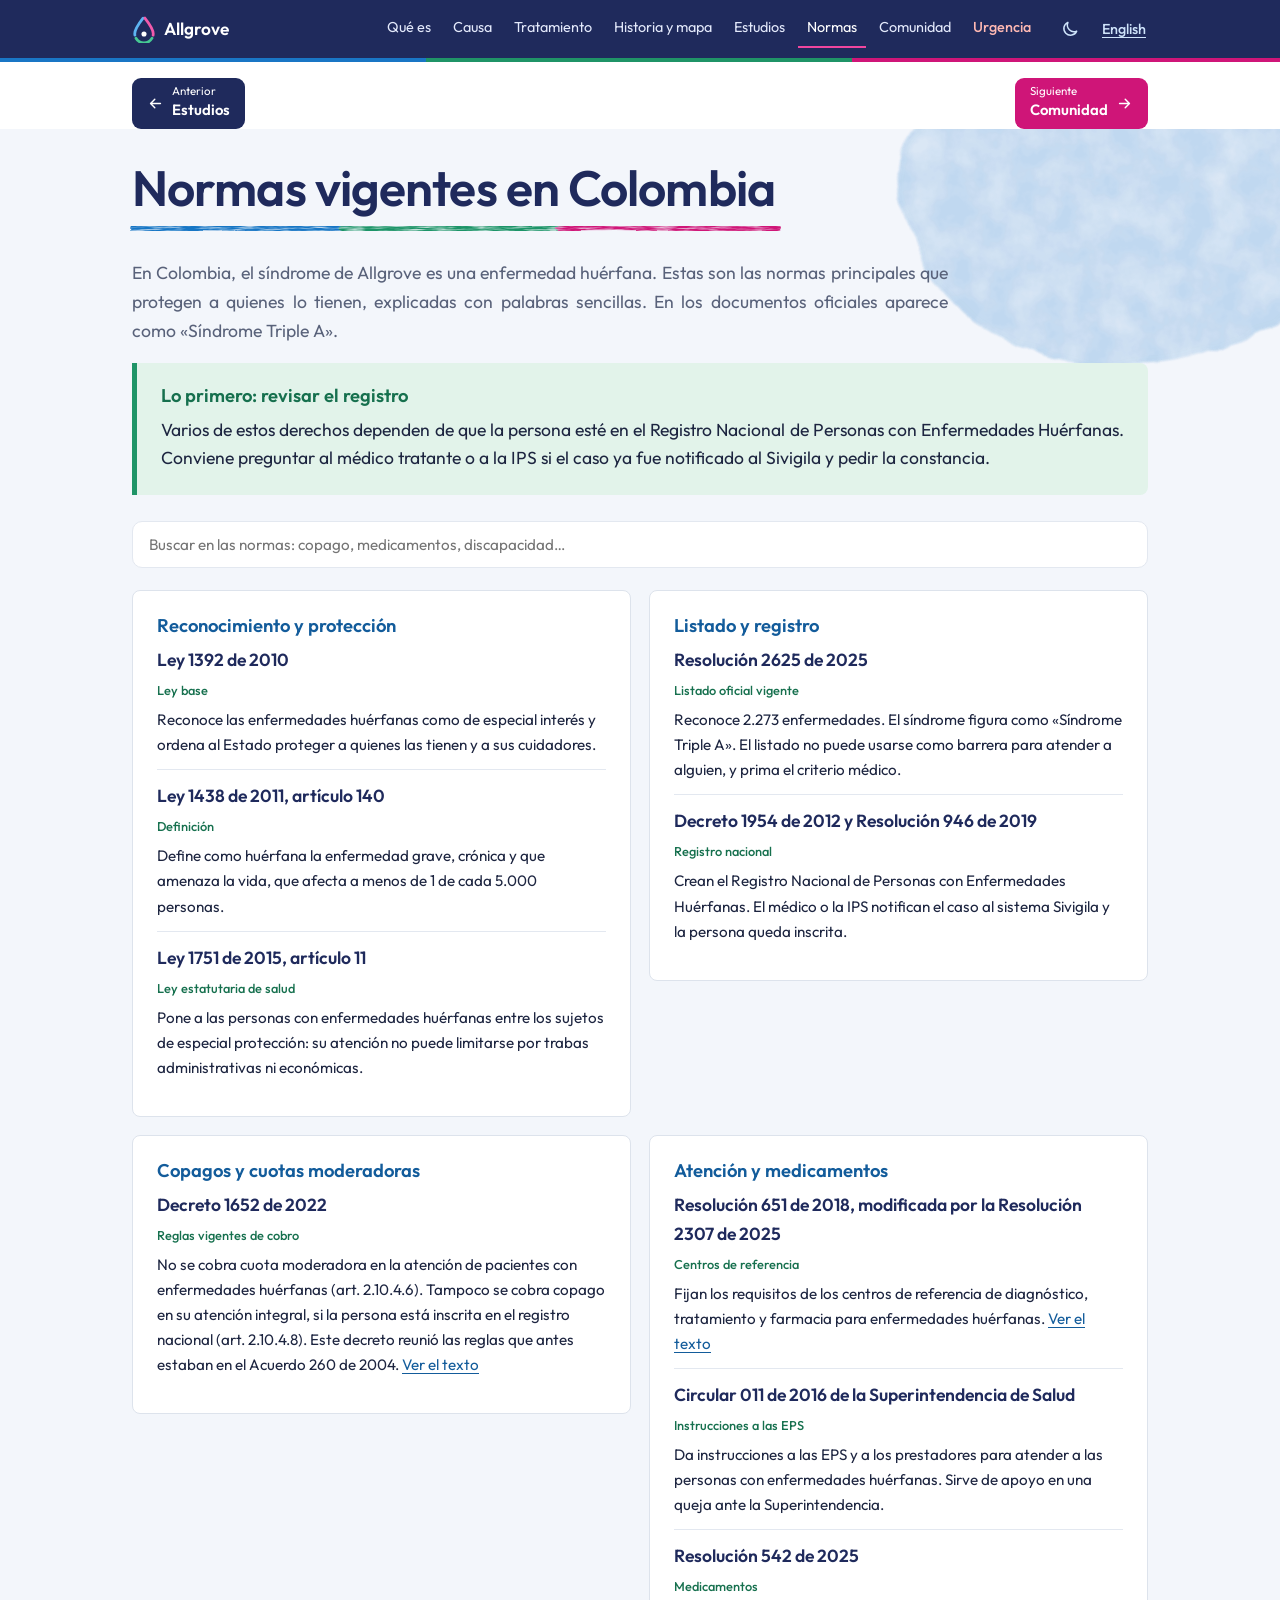
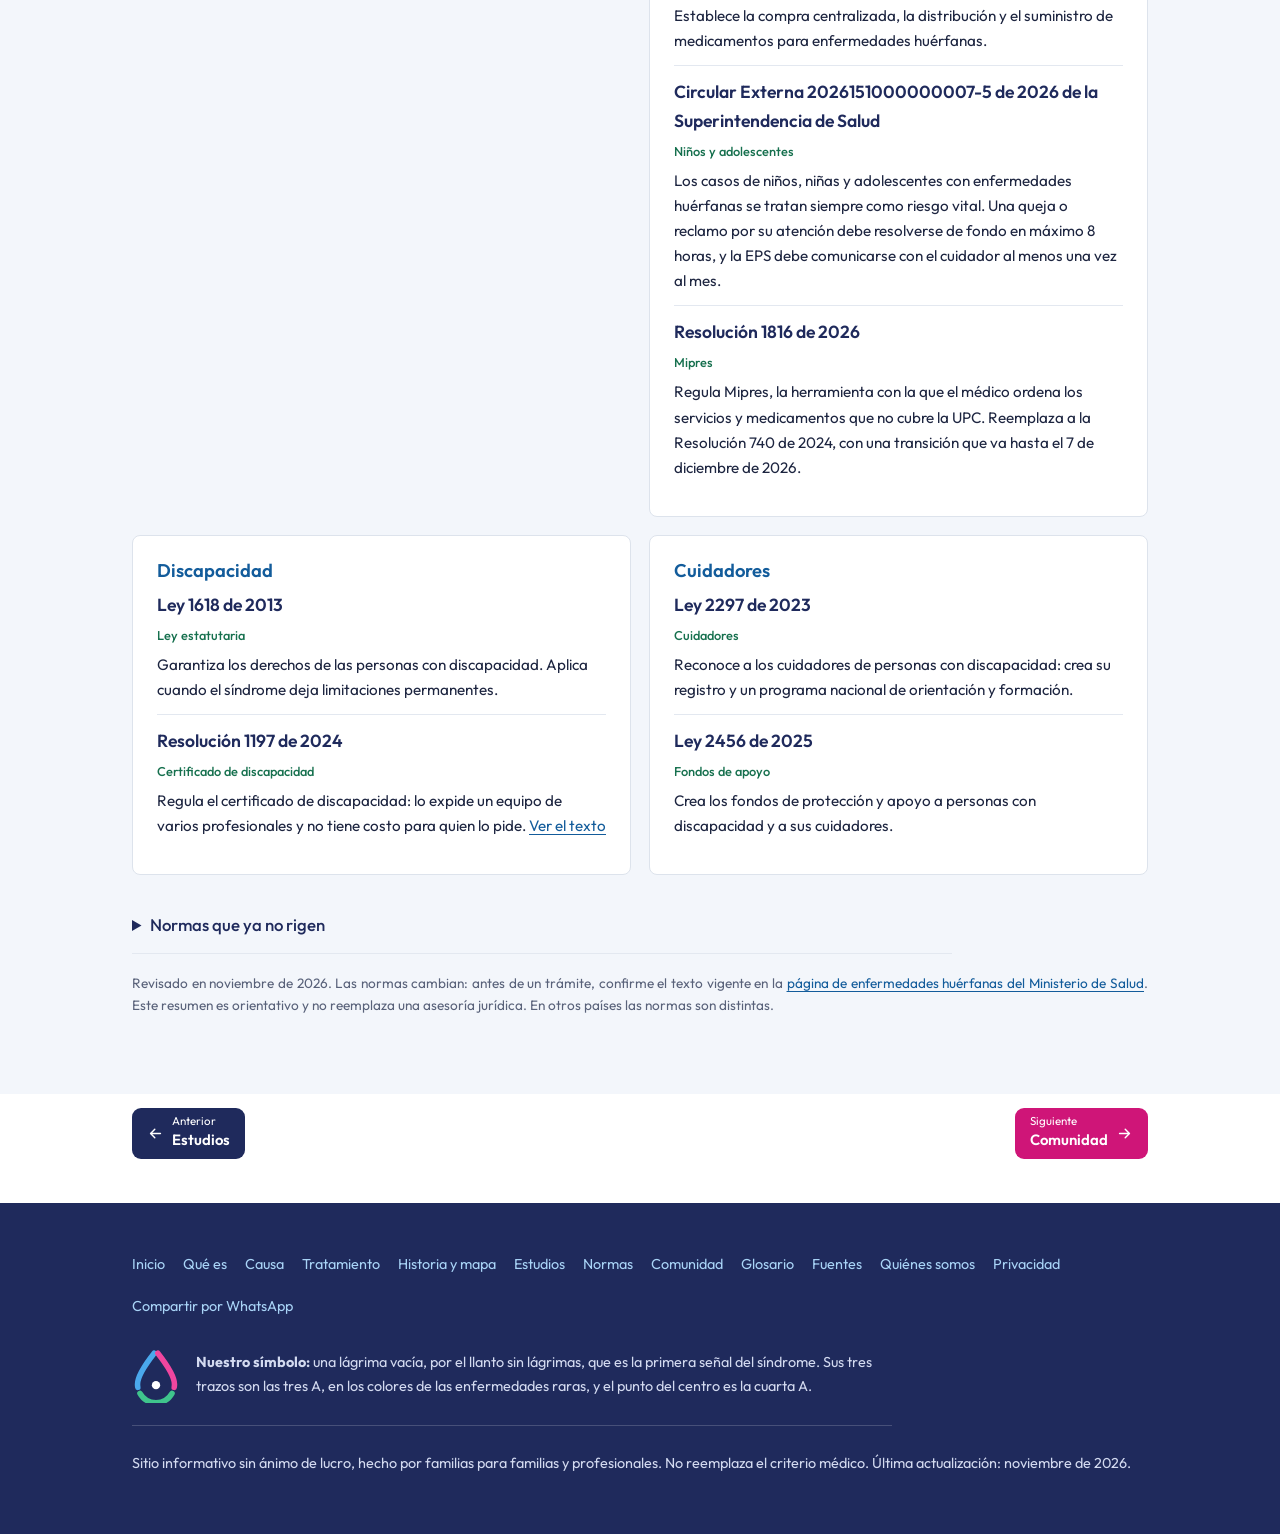
<file: normas.html>
<!DOCTYPE html>
<html lang="es">
<head>
<meta charset="utf-8">
<meta name="viewport" content="width=device-width, initial-scale=1">
<title>Normas vigentes en Colombia para enfermedades huérfanas · Síndrome de Allgrove</title>
<meta name="description" content="Leyes, decretos y resoluciones vigentes en Colombia que protegen a las personas con síndrome de Allgrove (Síndrome Triple A) y otras enfermedades huérfanas.">
<meta property="og:type" content="website">
<meta property="og:site_name" content="Síndrome de Allgrove">
<meta property="og:title" content="Normas vigentes en Colombia para enfermedades huérfanas">
<meta property="og:description" content="Leyes, decretos y resoluciones vigentes en Colombia que protegen a las personas con síndrome de Allgrove (Síndrome Triple A) y otras enfermedades huérfanas.">
<meta property="og:locale" content="es_CO">
<meta property="og:url" content="https://sindromedeallgrove.org/normas">
<meta property="og:image" content="https://sindromedeallgrove.org/img/compartir.png">
<meta property="og:image:width" content="1200">
<meta property="og:image:height" content="630">
<meta name="twitter:card" content="summary_large_image">
<link rel="canonical" href="https://sindromedeallgrove.org/normas">
<meta name="theme-color" content="#1f2a5c">
<script type="application/ld+json">{"@context": "https://schema.org", "@graph": [{"@type": "Organization", "@id": "https://sindromedeallgrove.org/#grupo", "name": "Grupo de familias con síndrome de Allgrove en Colombia", "url": "https://sindromedeallgrove.org/", "email": "sindromeallgrove@gmail.com", "logo": "https://sindromedeallgrove.org/img/compartir.png", "areaServed": "CO"}, {"@type": "MedicalWebPage", "url": "https://sindromedeallgrove.org/normas", "name": "Normas vigentes en Colombia para enfermedades huérfanas", "description": "Leyes, decretos y resoluciones vigentes en Colombia que protegen a las personas con síndrome de Allgrove (Síndrome Triple A) y otras enfermedades huérfanas.", "inLanguage": "es", "isPartOf": {"@id": "https://sindromedeallgrove.org/#sitio"}, "publisher": {"@id": "https://sindromedeallgrove.org/#grupo"}, "about": {"@type": "MedicalCondition", "name": "Síndrome de Allgrove", "alternateName": ["Síndrome triple A", "Síndrome 4A", "Triple A syndrome", "Allgrove syndrome", "Achalasia-addisonianism-alacrima syndrome"], "code": [{"@type": "MedicalCode", "codingSystem": "OMIM", "codeValue": "231550"}, {"@type": "MedicalCode", "codingSystem": "ORPHA", "codeValue": "869"}]}, "audience": [{"@type": "PeopleAudience", "audienceType": "Pacientes y familias"}, {"@type": "MedicalAudience", "audienceType": "Profesionales de la salud"}], "lastReviewed": "2026-11-14"}]}</script>
<link rel="icon" href="data:image/svg+xml,%3Csvg xmlns=%27http://www.w3.org/2000/svg%27 viewBox=%270 0 52 60%27%3E%3Cpath pathLength=%273%27 d=%27M26 4C26 4 6 28 6 40a20 20 0 0 0 40 0C46 28 26 4 26 4z%27 fill=%27none%27 stroke=%27%231976c5%27 stroke-width=%277%27 stroke-linecap=%27round%27 stroke-dasharray=%27.86 2.14%27 stroke-dashoffset=%27-.07%27/%3E%3Cpath pathLength=%273%27 d=%27M26 4C26 4 6 28 6 40a20 20 0 0 0 40 0C46 28 26 4 26 4z%27 fill=%27none%27 stroke=%27%231f9467%27 stroke-width=%277%27 stroke-linecap=%27round%27 stroke-dasharray=%27.86 2.14%27 stroke-dashoffset=%27-1.07%27/%3E%3Cpath pathLength=%273%27 d=%27M26 4C26 4 6 28 6 40a20 20 0 0 0 40 0C46 28 26 4 26 4z%27 fill=%27none%27 stroke=%27%23cf1578%27 stroke-width=%277%27 stroke-linecap=%27round%27 stroke-dasharray=%27.86 2.14%27 stroke-dashoffset=%27-2.07%27/%3E%3Ccircle cx=%2726%27 cy=%2741%27 r=%275%27 fill=%27%231f2a5c%27/%3E%3C/svg%3E">
<link rel="preload" href="/fonts/outfit-latin.woff" as="font" type="font/woff" crossorigin>
<link rel="stylesheet" href="/css/site.css?v=a4e6f3dd">
<script>try{if(localStorage.getItem("tema")==="oscuro")document.documentElement.dataset.theme="dark"}catch(e){}</script>
</head>
<body class="c0"><span id="arriba"></span>
<a class="skip" href="#contenido" data-en="Skip to content">Saltar al contenido</a>
<nav><div class="wrap">
  <a class="brand" href="/"><svg viewBox="0 0 52 60" aria-hidden="true"><path pathLength="3" d="M26 4C26 4 6 28 6 40a20 20 0 0 0 40 0C46 28 26 4 26 4z" fill="none" stroke="#5db4f2" stroke-width="6" stroke-linecap="round" stroke-dasharray=".86 2.14" stroke-dashoffset="-.07"/><path pathLength="3" d="M26 4C26 4 6 28 6 40a20 20 0 0 0 40 0C46 28 26 4 26 4z" fill="none" stroke="#46c993" stroke-width="6" stroke-linecap="round" stroke-dasharray=".86 2.14" stroke-dashoffset="-1.07"/><path pathLength="3" d="M26 4C26 4 6 28 6 40a20 20 0 0 0 40 0C46 28 26 4 26 4z" fill="none" stroke="#f25aab" stroke-width="6" stroke-linecap="round" stroke-dasharray=".86 2.14" stroke-dashoffset="-2.07"/><circle cx="26" cy="41" r="5.5" fill="#ffffff"/></svg>
    Allgrove</a>
  <button id="menu" aria-label="Menú" aria-expanded="false" aria-controls="links"><svg viewBox="0 0 24 24" aria-hidden="true"><path d="M4 7h16M4 12h16M4 17h16" fill="none" stroke="currentColor" stroke-width="2" stroke-linecap="round"/></svg></button>
  <div class="links" id="links"><a href="que-es#arriba" data-en="What it is">Qué es</a><a href="causa#arriba" data-en="Cause">Causa</a><a href="tratamiento#arriba" data-en="Treatment">Tratamiento</a><a href="historia-mapa#arriba" data-en="History and map">Historia y mapa</a><a href="estudios#arriba" data-en="Studies">Estudios</a><a href="normas#arriba" class="on" aria-current="page" data-en="Rules">Normas</a><a href="comunidad#arriba" data-en="Community">Comunidad</a><a class="urg" href="que-es#urgencia" data-en="Emergency">Urgencia</a></div>
  <button id="theme" aria-label="Apariencia oscura o clara / Dark or light appearance" title="Apariencia oscura o clara"><svg class="moon" viewBox="0 0 24 24" aria-hidden="true"><path d="M20 14.5A8 8 0 0 1 9.5 4a8 8 0 1 0 10.5 10.5z" fill="none" stroke="currentColor" stroke-width="1.8" stroke-linejoin="round"/></svg><svg class="sun" viewBox="0 0 24 24" aria-hidden="true"><g fill="none" stroke="currentColor" stroke-width="1.8" stroke-linecap="round"><circle cx="12" cy="12" r="4.2"/><path d="M12 2.5v2M12 19.5v2M2.5 12h2M19.5 12h2M5.3 5.3l1.4 1.4M17.3 17.3l1.4 1.4M5.3 18.7l1.4-1.4M17.3 6.7l1.4-1.4"/></g></svg></button>
  <button id="lang" aria-label="Cambiar idioma / Change language">English</button>
</div></nav>
<div class="tri"></div>
<main id="contenido">
<div class="wrap pntop"><div class="pn"><a class="prev" href="estudios#arriba"><svg viewBox="0 0 24 24" aria-hidden="true"><path d="M5 12h13M13 6l6 6-6 6" fill="none" stroke="currentColor" stroke-width="2" stroke-linecap="round" stroke-linejoin="round"/></svg><span><small data-en="Previous">Anterior</small><span data-en="Studies">Estudios</span></span></a><a href="comunidad#arriba"><span><small data-en="Next">Siguiente</small><span data-en="Community">Comunidad</span></span><svg viewBox="0 0 24 24" aria-hidden="true"><path d="M5 12h13M13 6l6 6-6 6" fill="none" stroke="currentColor" stroke-width="2" stroke-linecap="round" stroke-linejoin="round"/></svg></a></div></div>
<section class="alt" id="normas"><div class="wrap">
  <h1 class="ph" data-en="Rules in force in Colombia">Normas vigentes en Colombia</h1>
  <p class="lead" data-en="In Colombia, Allgrove syndrome is an orphan disease. These are the main rules that protect people who have it, explained in plain words. In the official documents it appears as «Síndrome Triple A».">En Colombia, el síndrome de Allgrove es una enfermedad huérfana. Estas son las normas principales que protegen a quienes lo tienen, explicadas con palabras sencillas. En los documentos oficiales aparece como «Síndrome Triple A».</p>
  <div class="callout" style="margin-top:0">
    <h3 aria-level="2" data-en="First step: check the registry">Lo primero: revisar el registro</h3>
    <p style="margin:0" data-en="Several of these rights depend on the person being in the National Registry of People with Orphan Diseases. It is worth asking the treating doctor or the clinic whether the case has already been reported to Sivigila and requesting written proof.">Varios de estos derechos dependen de que la persona esté en el Registro Nacional de Personas con Enfermedades Huérfanas. Conviene preguntar al médico tratante o a la IPS si el caso ya fue notificado al Sivigila y pedir la constancia.</p>
  </div>
  <div class="tools" style="margin-top:26px"><input id="nq" type="search" aria-label="Buscar en las normas" placeholder="Buscar en las normas: copago, medicamentos, discapacidad…"></div><p class="count" id="ncount" aria-live="polite"></p>
  <div class="normgrid"><div class="card"><h3 data-en="Recognition and protection">Reconocimiento y protección</h3><ul class="norm"><li><b data-en="Law 1392 of 2010">Ley 1392 de 2010</b><span class="nt" data-en="Founding law">Ley base</span><p><span data-en="Recognises orphan diseases as a matter of special interest and orders the State to protect people who have them and their carers.">Reconoce las enfermedades huérfanas como de especial interés y ordena al Estado proteger a quienes las tienen y a sus cuidadores.</span></p></li><li><b data-en="Law 1438 of 2011, article 140">Ley 1438 de 2011, artículo 140</b><span class="nt" data-en="Definition">Definición</span><p><span data-en="Defines an orphan disease as a serious, chronic, life-threatening one affecting fewer than 1 in 5,000 people.">Define como huérfana la enfermedad grave, crónica y que amenaza la vida, que afecta a menos de 1 de cada 5.000 personas.</span></p></li><li><b data-en="Law 1751 of 2015, article 11">Ley 1751 de 2015, artículo 11</b><span class="nt" data-en="Statutory health law">Ley estatutaria de salud</span><p><span data-en="Places people with orphan diseases among those with special protection: their care cannot be limited by administrative or financial barriers.">Pone a las personas con enfermedades huérfanas entre los sujetos de especial protección: su atención no puede limitarse por trabas administrativas ni económicas.</span></p></li></ul></div><div class="card"><h3 data-en="Official list and registry">Listado y registro</h3><ul class="norm"><li><b data-en="Resolution 2625 of 2025">Resolución 2625 de 2025</b><span class="nt" data-en="Current official list">Listado oficial vigente</span><p><span data-en="Recognises 2,273 diseases. The syndrome is listed as «Síndrome Triple A». The list cannot be used as a barrier to care, and medical judgement prevails.">Reconoce 2.273 enfermedades. El síndrome figura como «Síndrome Triple A». El listado no puede usarse como barrera para atender a alguien, y prima el criterio médico.</span></p></li><li><b data-en="Decree 1954 of 2012 and Resolution 946 of 2019">Decreto 1954 de 2012 y Resolución 946 de 2019</b><span class="nt" data-en="National registry">Registro nacional</span><p><span data-en="They create the National Registry of People with Orphan Diseases. The doctor or clinic reports the case to the Sivigila system and the person is registered.">Crean el Registro Nacional de Personas con Enfermedades Huérfanas. El médico o la IPS notifican el caso al sistema Sivigila y la persona queda inscrita.</span></p></li></ul></div><div class="card"><h3 data-en="Copayments and user fees">Copagos y cuotas moderadoras</h3><ul class="norm"><li><b data-en="Decree 1652 of 2022">Decreto 1652 de 2022</b><span class="nt" data-en="Current charging rules">Reglas vigentes de cobro</span><p><span data-en="No user fee is charged for the care of patients with orphan diseases (art. 2.10.4.6). No copayment is charged for their comprehensive care either, if the person is in the national registry (art. 2.10.4.8). This decree gathered the rules formerly in Agreement 260 of 2004.">No se cobra cuota moderadora en la atención de pacientes con enfermedades huérfanas (art. 2.10.4.6). Tampoco se cobra copago en su atención integral, si la persona está inscrita en el registro nacional (art. 2.10.4.8). Este decreto reunió las reglas que antes estaban en el Acuerdo 260 de 2004.</span> <a href="https://www.funcionpublica.gov.co/eva/gestornormativo/norma.php?i=192809" target="_blank" rel="noopener" data-en="Read the text">Ver el texto</a></p></li></ul></div><div class="card"><h3 data-en="Care and medicines">Atención y medicamentos</h3><ul class="norm"><li><b data-en="Resolution 651 of 2018, amended by Resolution 2307 of 2025">Resolución 651 de 2018, modificada por la Resolución 2307 de 2025</b><span class="nt" data-en="Reference centres">Centros de referencia</span><p><span data-en="They set the requirements for reference centres for diagnosis, treatment and pharmacy for orphan diseases.">Fijan los requisitos de los centros de referencia de diagnóstico, tratamiento y farmacia para enfermedades huérfanas.</span> <a href="https://normograma.supersalud.gov.co/compilacion/docs/resolucion_minsaludps_0651_2018.htm" target="_blank" rel="noopener" data-en="Read the text">Ver el texto</a></p></li><li><b data-en="Circular 011 of 2016, Health Superintendency">Circular 011 de 2016 de la Superintendencia de Salud</b><span class="nt" data-en="Instructions to insurers">Instrucciones a las EPS</span><p><span data-en="Gives instructions to insurers and providers on caring for people with orphan diseases. Useful support when filing a complaint with the Superintendency.">Da instrucciones a las EPS y a los prestadores para atender a las personas con enfermedades huérfanas. Sirve de apoyo en una queja ante la Superintendencia.</span></p></li><li><b data-en="Resolution 542 of 2025">Resolución 542 de 2025</b><span class="nt" data-en="Medicines">Medicamentos</span><p><span data-en="Sets up centralised purchasing, distribution and supply of medicines for orphan diseases.">Establece la compra centralizada, la distribución y el suministro de medicamentos para enfermedades huérfanas.</span></p></li><li><b data-en="External Circular 2026151000000007-5 of 2026, Health Superintendency">Circular Externa 2026151000000007-5 de 2026 de la Superintendencia de Salud</b><span class="nt" data-en="Children and adolescents">Niños y adolescentes</span><p><span data-en="Cases of children and adolescents with orphan diseases are always treated as life-threatening. A complaint about their care must be resolved on the merits within 8 hours, and the insurer must contact the carer at least once a month.">Los casos de niños, niñas y adolescentes con enfermedades huérfanas se tratan siempre como riesgo vital. Una queja o reclamo por su atención debe resolverse de fondo en máximo 8 horas, y la EPS debe comunicarse con el cuidador al menos una vez al mes.</span></p></li><li><b data-en="Resolution 1816 of 2026">Resolución 1816 de 2026</b><span class="nt" data-en="Mipres">Mipres</span><p><span data-en="Regulates Mipres, the tool doctors use to order services and medicines not covered by the standard plan. It replaces Resolution 740 of 2024, with a transition running until 7 December 2026.">Regula Mipres, la herramienta con la que el médico ordena los servicios y medicamentos que no cubre la UPC. Reemplaza a la Resolución 740 de 2024, con una transición que va hasta el 7 de diciembre de 2026.</span></p></li></ul></div><div class="card"><h3 data-en="Disability">Discapacidad</h3><ul class="norm"><li><b data-en="Law 1618 of 2013">Ley 1618 de 2013</b><span class="nt" data-en="Statutory law">Ley estatutaria</span><p><span data-en="Guarantees the rights of people with disabilities. It applies when the syndrome leaves permanent limitations.">Garantiza los derechos de las personas con discapacidad. Aplica cuando el síndrome deja limitaciones permanentes.</span></p></li><li><b data-en="Resolution 1197 of 2024">Resolución 1197 de 2024</b><span class="nt" data-en="Disability certificate">Certificado de discapacidad</span><p><span data-en="Regulates the disability certificate: it is issued by a team of several professionals and is free for the applicant.">Regula el certificado de discapacidad: lo expide un equipo de varios profesionales y no tiene costo para quien lo pide.</span> <a href="https://normograma.supersalud.gov.co/compilacion/docs/resolucion_minsaludps_1197_2024.htm" target="_blank" rel="noopener" data-en="Read the text">Ver el texto</a></p></li></ul></div><div class="card"><h3 data-en="Carers">Cuidadores</h3><ul class="norm"><li><b data-en="Law 2297 of 2023">Ley 2297 de 2023</b><span class="nt" data-en="Carers">Cuidadores</span><p><span data-en="Recognises carers of people with disabilities: it creates their registry and a national guidance and training programme.">Reconoce a los cuidadores de personas con discapacidad: crea su registro y un programa nacional de orientación y formación.</span></p></li><li><b data-en="Law 2456 of 2025">Ley 2456 de 2025</b><span class="nt" data-en="Support funds">Fondos de apoyo</span><p><span data-en="Creates the protection and support funds for people with disabilities and their carers.">Crea los fondos de protección y apoyo a personas con discapacidad y a sus cuidadores.</span></p></li></ul></div></div>
  <details style="margin-top:22px"><summary data-en="Rules that are no longer in force">Normas que ya no rigen</summary><p data-en="They still appear in old documents, but they have been replaced. Lists of diseases: Resolutions 430 of 2013, 2048 of 2015, 5265 of 2018 and 023 of 2023 (today Resolution 2625 of 2025 applies). Disability certificate: Resolutions 583 of 2018, 113 of 2020 and 1239 of 2022 (today Resolution 1197 of 2024 applies); Circular 009 of 2017 of the Health Superintendency was the earlier mechanism. Mipres: Resolutions 3951 of 2016, 1885 of 2018 and 740 of 2024 (today Resolution 1816 of 2026 applies).">Todavía aparecen en documentos antiguos, pero fueron reemplazadas. Listados de enfermedades: Resoluciones 430 de 2013, 2048 de 2015, 5265 de 2018 y 023 de 2023 (hoy rige la Resolución 2625 de 2025). Certificado de discapacidad: Resoluciones 583 de 2018, 113 de 2020 y 1239 de 2022 (hoy rige la Resolución 1197 de 2024); la Circular 009 de 2017 de la Superintendencia de Salud fue el mecanismo anterior. Mipres: Resoluciones 3951 de 2016, 1885 de 2018 y 740 de 2024 (hoy rige la Resolución 1816 de 2026).</p></details>
  <p class="src" style="margin-top:18px" data-en="Reviewed in November 2026. Rules change: before a procedure, check the current text on the <a href='https://www.minsalud.gov.co/salud/publica/PENT/Paginas/enfermedades-huerfanas.aspx' target='_blank' rel='noopener'>Ministry of Health page on orphan diseases</a>. This summary is for guidance and does not replace legal advice. Other countries have their own rules.">Revisado en noviembre de 2026. Las normas cambian: antes de un trámite, confirme el texto vigente en la <a href="https://www.minsalud.gov.co/salud/publica/PENT/Paginas/enfermedades-huerfanas.aspx" target="_blank" rel="noopener">página de enfermedades huérfanas del Ministerio de Salud</a>. Este resumen es orientativo y no reemplaza una asesoría jurídica. En otros países las normas son distintas.</p>
</div></section>
<div class="wrap"><div class="pn"><a class="prev" href="estudios#arriba"><svg viewBox="0 0 24 24" aria-hidden="true"><path d="M5 12h13M13 6l6 6-6 6" fill="none" stroke="currentColor" stroke-width="2" stroke-linecap="round" stroke-linejoin="round"/></svg><span><small data-en="Previous">Anterior</small><span data-en="Studies">Estudios</span></span></a><a href="comunidad#arriba"><span><small data-en="Next">Siguiente</small><span data-en="Community">Comunidad</span></span><svg viewBox="0 0 24 24" aria-hidden="true"><path d="M5 12h13M13 6l6 6-6 6" fill="none" stroke="currentColor" stroke-width="2" stroke-linecap="round" stroke-linejoin="round"/></svg></a></div></div>
</main>
<footer><div class="wrap">
  <div class="fnav"><a href="/" data-en="Home">Inicio</a><a href="que-es#arriba" data-en="What it is">Qué es</a><a href="causa#arriba" data-en="Cause">Causa</a><a href="tratamiento#arriba" data-en="Treatment">Tratamiento</a><a href="historia-mapa#arriba" data-en="History and map">Historia y mapa</a><a href="estudios#arriba" data-en="Studies">Estudios</a><a href="normas#arriba" data-en="Rules">Normas</a><a href="comunidad#arriba" data-en="Community">Comunidad</a><a href="glosario#arriba" data-en="Glossary">Glosario</a><a href="fuentes#arriba" data-en="Sources">Fuentes</a><a href="quienes-somos#arriba" data-en="About us">Quiénes somos</a><a href="privacidad#arriba" data-en="Privacy">Privacidad</a><a class="wa" href="https://wa.me/?text=Normas%20vigentes%20en%20Colombia%20para%20enfermedades%20hu%C3%A9rfanas%20%C2%B7%20S%C3%ADndrome%20de%20Allgrove%20https%3A//sindromedeallgrove.org/normas" target="_blank" rel="noopener" data-en="Share on WhatsApp">Compartir por WhatsApp</a></div>
  <div class="sym">
    <svg viewBox="0 0 52 60" aria-hidden="true"><path pathLength="3" d="M26 4C26 4 6 28 6 40a20 20 0 0 0 40 0C46 28 26 4 26 4z" fill="none" stroke="#4aa8ec" stroke-width="6" stroke-linecap="round" stroke-dasharray=".86 2.14" stroke-dashoffset="-.07"/><path pathLength="3" d="M26 4C26 4 6 28 6 40a20 20 0 0 0 40 0C46 28 26 4 26 4z" fill="none" stroke="#3fc48c" stroke-width="6" stroke-linecap="round" stroke-dasharray=".86 2.14" stroke-dashoffset="-1.07"/><path pathLength="3" d="M26 4C26 4 6 28 6 40a20 20 0 0 0 40 0C46 28 26 4 26 4z" fill="none" stroke="#f0469f" stroke-width="6" stroke-linecap="round" stroke-dasharray=".86 2.14" stroke-dashoffset="-2.07"/><circle cx="26" cy="41" r="4.5" fill="#fff"/></svg>
    <div data-en="<b>Our symbol:</b> an empty tear, for crying without tears, the first sign of the syndrome. Its three strokes are the three A's in the colours of rare diseases, and the dot in the centre is the fourth A."><b>Nuestro símbolo:</b> una lágrima vacía, por el llanto sin lágrimas, que es la primera señal del síndrome. Sus tres trazos son las tres A, en los colores de las enfermedades raras, y el punto del centro es la cuarta A.</div>
  </div>
  
  <p data-en="Non-profit information site, made by families for families and professionals. It does not replace medical judgement. Last updated: November 2026.">Sitio informativo sin ánimo de lucro, hecho por familias para familias y profesionales. No reemplaza el criterio médico. Última actualización: noviembre de 2026.</p>
</div></footer>
<script>

/* ====== DATOS QUE SE PUEDEN CAMBIAR ====== */
const CFG={email:'sindromeallgrove@gmail.com',formDudas:'https://docs.google.com/forms/d/e/1FAIpQLSf2p6Z48f2wGDU_VybIar9rW73zNMHu0Y_9bswxXj80Nb1ElA/viewform',formRegistro:'https://docs.google.com/forms/d/e/1FAIpQLSeiKzhqTxMyVPc9ULYMJvGkuxNW48rqU-hjV5tPHIJV5LboUg/viewform'};   // correo y enlaces a los formularios
const POSTS=[];   // dudas y aportes publicados: {rol:'Familiar', es:'texto', en:'text', fecha:'2026-11'}
/* ========================================= */
const $=s=>document.querySelector(s), $$=s=>[...document.querySelectorAll(s)];
const el=(t,c,x)=>{const e=document.createElement(t);if(c)e.className=c;if(x!=null)e.textContent=x;return e};
let LANG='es';const T=(es,en)=>LANG==='en'?en:es;const redraw=[];

const li=()=>LANG==='en'?1:0;
/* reveal, bars, nav */
function show(e){e.classList.add('in');e.querySelectorAll('.fill').forEach(f=>f.style.width=f.dataset.w+'%')}
if('IntersectionObserver' in window){
 const io=new IntersectionObserver(es=>es.forEach(e=>{if(e.isIntersecting){show(e.target);io.unobserve(e.target)}}),{threshold:.08});
 $$('.card').forEach(e=>io.observe(e));
}else $$('.card').forEach(show);

(function(){const q=$('#nq');if(!q)return;const lis=$$('.norm li'),out=$('#ncount');
 const n=t=>t.toLowerCase().normalize('NFD').replace(/[\u0300-\u036f]/g,'');
 const NK={'1392':'huerfana rara proteccion cuidadores derechos','1438':'definicion prevalencia huerfana rara','1751':'derecho fundamental salud proteccion especial barreras tutela negacion','2625':'listado lista triple a allgrove codigo enfermedades reconocidas','1954':'registro sivigila notificacion inscripcion reporte constancia','1652':'copago copagos cuota moderadora pagar cobro exencion exonerar gratis dinero bono','651':'centro referencia ips hospital especialistas diagnostico farmacia','011 de 2016':'eps queja reclamo pqr supersalud demora negacion','542':'medicamentos medicinas farmacia entrega compra','2026151000000007':'ninos ninas adolescentes menores queja reclamo pqrd ocho horas riesgo vital eps cuidador urgente','1816':'mipres formula orden medicamentos no pbs upc junta autorizacion prescripcion','1618':'discapacidad derechos inclusion educacion trabajo','1197':'certificado discapacidad certificacion valoracion rlcpd gratis','2297':'cuidador cuidadora cuidadores registro formacion asistente','2456':'cuidador cuidadora cuidadores fondo apoyo ayuda'};
 lis.forEach(li=>{let t=li.textContent;li.querySelectorAll('[data-en]').forEach(e=>t+=' '+e.dataset.en);const h=li.querySelector('b').textContent;for(const k in NK)if(h.includes(k))t+=' '+NK[k];li._t=n(t)});
 function run(){const w=n(q.value).split(/\s+/).filter(Boolean);let k=0;
  lis.forEach(li=>{const ok=w.every(x=>li._t.includes(x));li.hidden=!ok;if(ok)k++});
  $$('.normgrid .card').forEach(c=>{c.hidden=!c.querySelector('li:not([hidden])')});
  out.textContent=!w.length?'':k?T(k+' de '+lis.length+' normas',k+' of '+lis.length+' rules'):T('Ninguna norma coincide. Pruebe con otra palabra, por ejemplo «copago» o «registro».','No rule matches. Try another word, for example «copayment» or «registry».');
  q.placeholder=T('Buscar en las normas: copago, medicamentos, discapacidad…','Search the rules: copayment, medicines, disability…')}
 q.oninput=run;run();redraw.push(run)})();


/* language */
function setLang(l){LANG=l;document.documentElement.lang=l;
 $$('[data-en]').forEach(e=>{if(e.dataset.es===undefined)e.dataset.es=e.innerHTML;e.innerHTML=l==='en'?e.dataset.en:e.dataset.es});
 $('#lang').textContent=l==='en'?'Español':'English';redraw.forEach(f=>f())}
if(!location.hash||location.hash==='#arriba'){try{history.scrollRestoration='manual'}catch(e){}scrollTo(0,0)}
$('#lang').onclick=()=>{setLang(LANG==='es'?'en':'es');try{localStorage.setItem('lang',LANG)}catch(e){}};
try{if(localStorage.getItem('lang')==='en')setLang('en')}catch(e){}
(function(){const t=$('#theme');if(!t)return;const set=d=>{if(d)document.documentElement.dataset.theme='dark';else delete document.documentElement.dataset.theme;t.setAttribute('aria-pressed',d?'true':'false');try{localStorage.setItem('tema',d?'oscuro':'claro')}catch(e){}};t.setAttribute('aria-pressed',document.documentElement.dataset.theme==='dark'?'true':'false');t.onclick=()=>set(document.documentElement.dataset.theme!=='dark')})();
(function(){const b=$('#menu'),l=$('#links');if(!b)return;b.onclick=()=>{const o=l.classList.toggle('open');b.setAttribute('aria-expanded',o)}})();

</script>
</body>
</html>
</file>
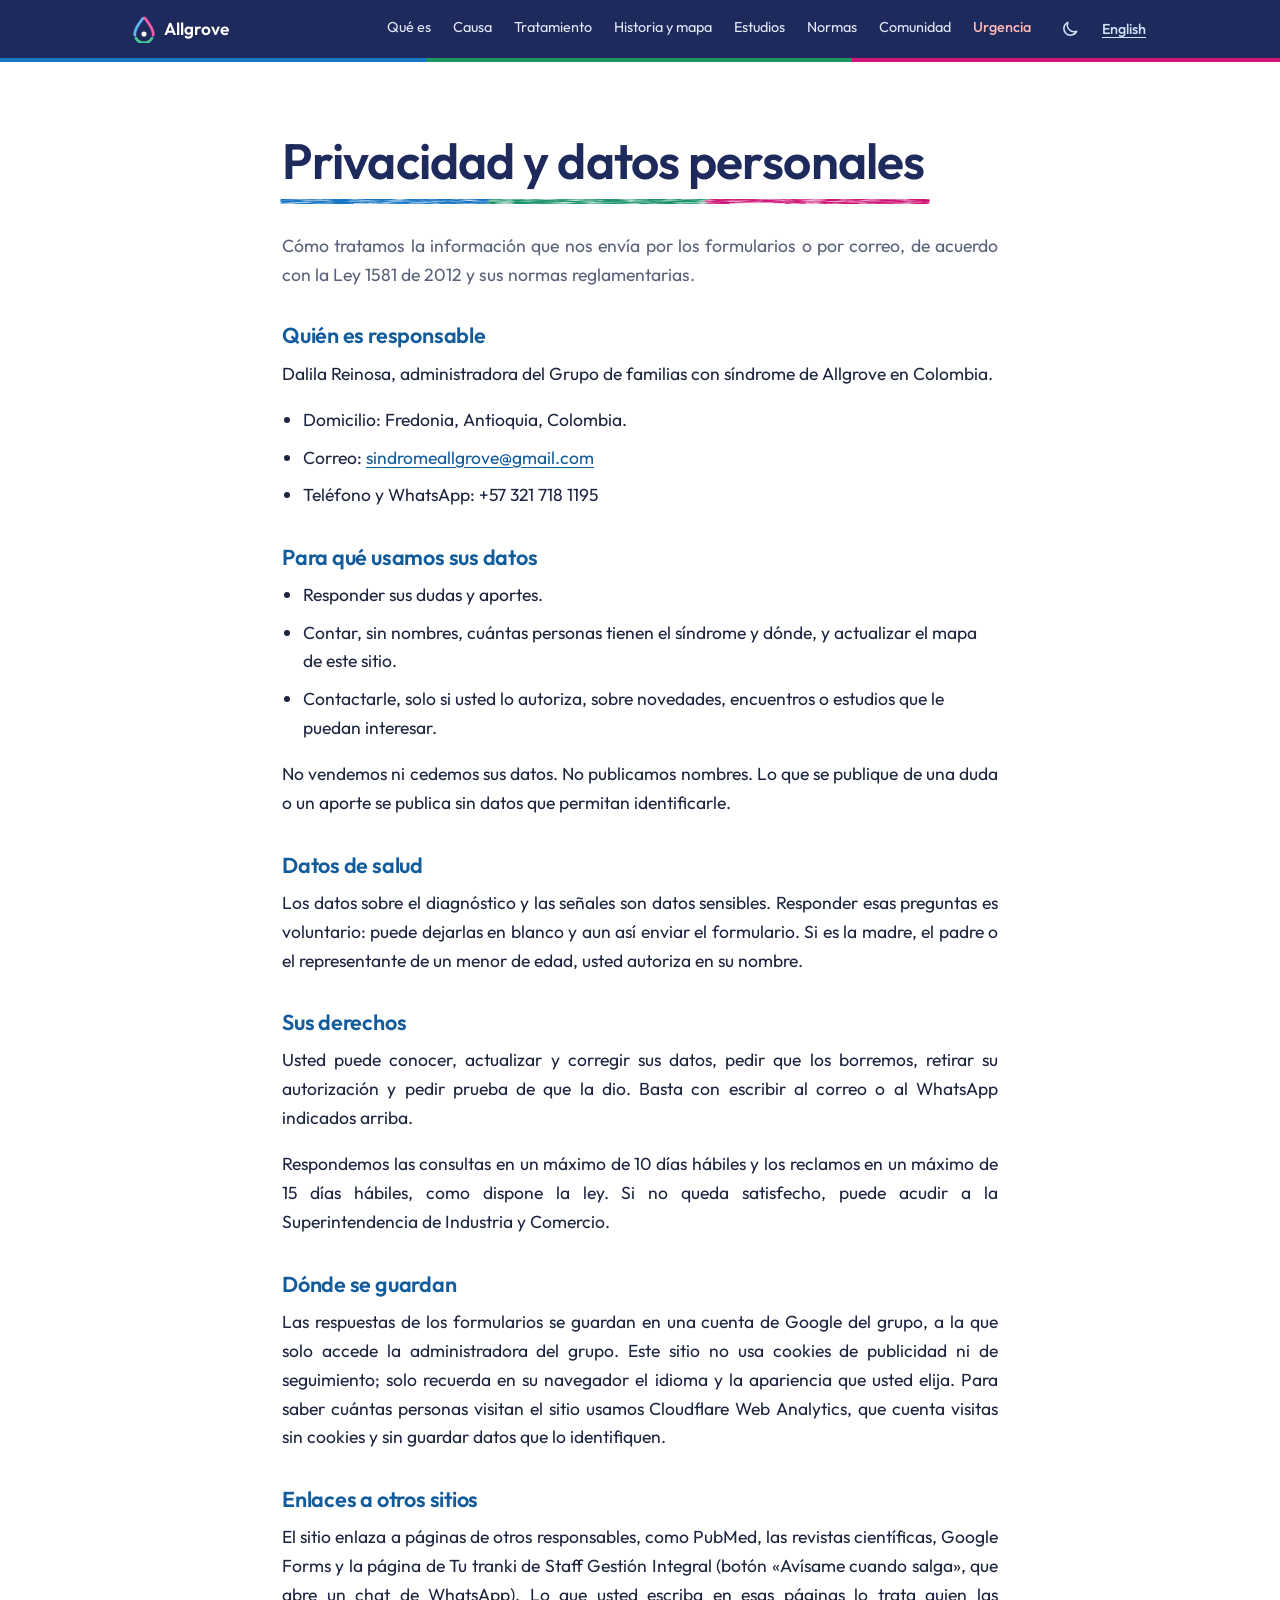
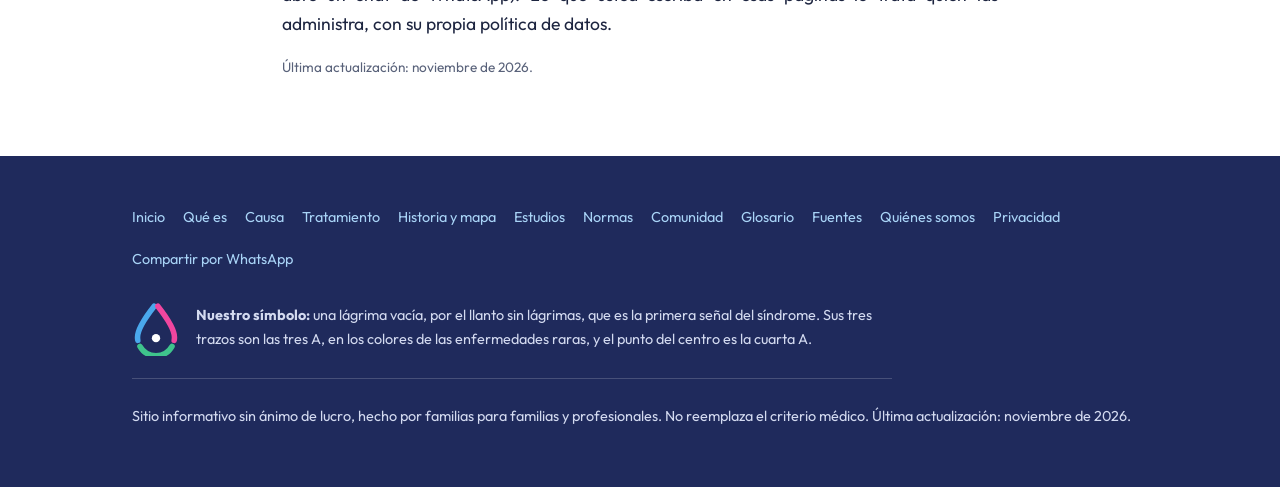
<file: privacidad.html>
<!DOCTYPE html>
<html lang="es">
<head>
<meta charset="utf-8">
<meta name="viewport" content="width=device-width, initial-scale=1">
<title>Privacidad y datos personales · Síndrome de Allgrove</title>
<meta name="description" content="Cómo trata el grupo de familias con síndrome de Allgrove los datos personales que recibe, según la Ley 1581 de 2012.">
<meta property="og:type" content="website">
<meta property="og:site_name" content="Síndrome de Allgrove">
<meta property="og:title" content="Privacidad y datos personales">
<meta property="og:description" content="Cómo trata el grupo de familias con síndrome de Allgrove los datos personales que recibe, según la Ley 1581 de 2012.">
<meta property="og:locale" content="es_CO">
<meta property="og:url" content="https://sindromedeallgrove.org/privacidad">
<meta property="og:image" content="https://sindromedeallgrove.org/img/compartir.png">
<meta property="og:image:width" content="1200">
<meta property="og:image:height" content="630">
<meta name="twitter:card" content="summary_large_image">
<link rel="canonical" href="https://sindromedeallgrove.org/privacidad">
<meta name="theme-color" content="#1f2a5c">
<script type="application/ld+json">{"@context": "https://schema.org", "@graph": [{"@type": "Organization", "@id": "https://sindromedeallgrove.org/#grupo", "name": "Grupo de familias con síndrome de Allgrove en Colombia", "url": "https://sindromedeallgrove.org/", "email": "sindromeallgrove@gmail.com", "logo": "https://sindromedeallgrove.org/img/compartir.png", "areaServed": "CO"}, {"@type": "MedicalWebPage", "url": "https://sindromedeallgrove.org/privacidad", "name": "Privacidad y datos personales", "description": "Cómo trata el grupo de familias con síndrome de Allgrove los datos personales que recibe, según la Ley 1581 de 2012.", "inLanguage": "es", "isPartOf": {"@id": "https://sindromedeallgrove.org/#sitio"}, "publisher": {"@id": "https://sindromedeallgrove.org/#grupo"}, "about": {"@type": "MedicalCondition", "name": "Síndrome de Allgrove", "alternateName": ["Síndrome triple A", "Síndrome 4A", "Triple A syndrome", "Allgrove syndrome", "Achalasia-addisonianism-alacrima syndrome"], "code": [{"@type": "MedicalCode", "codingSystem": "OMIM", "codeValue": "231550"}, {"@type": "MedicalCode", "codingSystem": "ORPHA", "codeValue": "869"}]}, "audience": [{"@type": "PeopleAudience", "audienceType": "Pacientes y familias"}, {"@type": "MedicalAudience", "audienceType": "Profesionales de la salud"}], "lastReviewed": "2026-11-14"}]}</script>
<link rel="icon" href="data:image/svg+xml,%3Csvg xmlns=%27http://www.w3.org/2000/svg%27 viewBox=%270 0 52 60%27%3E%3Cpath pathLength=%273%27 d=%27M26 4C26 4 6 28 6 40a20 20 0 0 0 40 0C46 28 26 4 26 4z%27 fill=%27none%27 stroke=%27%231976c5%27 stroke-width=%277%27 stroke-linecap=%27round%27 stroke-dasharray=%27.86 2.14%27 stroke-dashoffset=%27-.07%27/%3E%3Cpath pathLength=%273%27 d=%27M26 4C26 4 6 28 6 40a20 20 0 0 0 40 0C46 28 26 4 26 4z%27 fill=%27none%27 stroke=%27%231f9467%27 stroke-width=%277%27 stroke-linecap=%27round%27 stroke-dasharray=%27.86 2.14%27 stroke-dashoffset=%27-1.07%27/%3E%3Cpath pathLength=%273%27 d=%27M26 4C26 4 6 28 6 40a20 20 0 0 0 40 0C46 28 26 4 26 4z%27 fill=%27none%27 stroke=%27%23cf1578%27 stroke-width=%277%27 stroke-linecap=%27round%27 stroke-dasharray=%27.86 2.14%27 stroke-dashoffset=%27-2.07%27/%3E%3Ccircle cx=%2726%27 cy=%2741%27 r=%275%27 fill=%27%231f2a5c%27/%3E%3C/svg%3E">
<link rel="preload" href="/fonts/outfit-latin.woff" as="font" type="font/woff" crossorigin>
<link rel="stylesheet" href="/css/site.css?v=a4e6f3dd">
<script>try{if(localStorage.getItem("tema")==="oscuro")document.documentElement.dataset.theme="dark"}catch(e){}</script>
</head>
<body class="c0"><span id="arriba"></span>
<a class="skip" href="#contenido" data-en="Skip to content">Saltar al contenido</a>
<nav><div class="wrap">
  <a class="brand" href="/"><svg viewBox="0 0 52 60" aria-hidden="true"><path pathLength="3" d="M26 4C26 4 6 28 6 40a20 20 0 0 0 40 0C46 28 26 4 26 4z" fill="none" stroke="#5db4f2" stroke-width="6" stroke-linecap="round" stroke-dasharray=".86 2.14" stroke-dashoffset="-.07"/><path pathLength="3" d="M26 4C26 4 6 28 6 40a20 20 0 0 0 40 0C46 28 26 4 26 4z" fill="none" stroke="#46c993" stroke-width="6" stroke-linecap="round" stroke-dasharray=".86 2.14" stroke-dashoffset="-1.07"/><path pathLength="3" d="M26 4C26 4 6 28 6 40a20 20 0 0 0 40 0C46 28 26 4 26 4z" fill="none" stroke="#f25aab" stroke-width="6" stroke-linecap="round" stroke-dasharray=".86 2.14" stroke-dashoffset="-2.07"/><circle cx="26" cy="41" r="5.5" fill="#ffffff"/></svg>
    Allgrove</a>
  <button id="menu" aria-label="Menú" aria-expanded="false" aria-controls="links"><svg viewBox="0 0 24 24" aria-hidden="true"><path d="M4 7h16M4 12h16M4 17h16" fill="none" stroke="currentColor" stroke-width="2" stroke-linecap="round"/></svg></button>
  <div class="links" id="links"><a href="que-es#arriba" data-en="What it is">Qué es</a><a href="causa#arriba" data-en="Cause">Causa</a><a href="tratamiento#arriba" data-en="Treatment">Tratamiento</a><a href="historia-mapa#arriba" data-en="History and map">Historia y mapa</a><a href="estudios#arriba" data-en="Studies">Estudios</a><a href="normas#arriba" data-en="Rules">Normas</a><a href="comunidad#arriba" data-en="Community">Comunidad</a><a class="urg" href="que-es#urgencia" data-en="Emergency">Urgencia</a></div>
  <button id="theme" aria-label="Apariencia oscura o clara / Dark or light appearance" title="Apariencia oscura o clara"><svg class="moon" viewBox="0 0 24 24" aria-hidden="true"><path d="M20 14.5A8 8 0 0 1 9.5 4a8 8 0 1 0 10.5 10.5z" fill="none" stroke="currentColor" stroke-width="1.8" stroke-linejoin="round"/></svg><svg class="sun" viewBox="0 0 24 24" aria-hidden="true"><g fill="none" stroke="currentColor" stroke-width="1.8" stroke-linecap="round"><circle cx="12" cy="12" r="4.2"/><path d="M12 2.5v2M12 19.5v2M2.5 12h2M19.5 12h2M5.3 5.3l1.4 1.4M17.3 17.3l1.4 1.4M5.3 18.7l1.4-1.4M17.3 6.7l1.4-1.4"/></g></svg></button>
  <button id="lang" aria-label="Cambiar idioma / Change language">English</button>
</div></nav>
<div class="tri"></div>
<main id="contenido">

<section class="about"><div class="wrap narrow"><h1 class="ph" data-en="Privacy and personal data">Privacidad y datos personales</h1><p class="lead" data-en="How we handle the information you send us through the forms or by email, in accordance with Colombian Law 1581 of 2012 and its regulations.">Cómo tratamos la información que nos envía por los formularios o por correo, de acuerdo con la Ley 1581 de 2012 y sus normas reglamentarias.</p><h2 data-en="Who is responsible">Quién es responsable</h2><p data-en="Dalila Reinosa, administrator of the Group of families with Allgrove syndrome in Colombia.">Dalila Reinosa, administradora del Grupo de familias con síndrome de Allgrove en Colombia.</p><ul class="dolist"><li data-en="Domicile: Fredonia, Antioquia, Colombia.">Domicilio: Fredonia, Antioquia, Colombia.</li><li data-en="Email: <a href='mailto:sindromeallgrove@gmail.com'>sindromeallgrove@gmail.com</a>">Correo: <a href="mailto:sindromeallgrove@gmail.com">sindromeallgrove@gmail.com</a></li><li data-en="Phone and WhatsApp: +57 321 718 1195">Teléfono y WhatsApp: +57 321 718 1195</li></ul><h2 data-en="What we use your data for">Para qué usamos sus datos</h2><ul class="dolist"><li data-en="To answer your questions and contributions.">Responder sus dudas y aportes.</li><li data-en="To count, without names, how many people have the syndrome and where, and to update the map on this site.">Contar, sin nombres, cuántas personas tienen el síndrome y dónde, y actualizar el mapa de este sitio.</li><li data-en="To contact you, only if you authorise it, about news, meetings or studies that may interest you.">Contactarle, solo si usted lo autoriza, sobre novedades, encuentros o estudios que le puedan interesar.</li></ul><p data-en="We do not sell or hand over your data. We do not publish names. Anything published from a question or contribution is published without details that could identify you.">No vendemos ni cedemos sus datos. No publicamos nombres. Lo que se publique de una duda o un aporte se publica sin datos que permitan identificarle.</p><h2 data-en="Health data">Datos de salud</h2><p data-en="Data about the diagnosis and signs are sensitive data. Answering those questions is voluntary: you may leave them blank and still send the form. If you are the parent or legal representative of a minor, you authorise on their behalf.">Los datos sobre el diagnóstico y las señales son datos sensibles. Responder esas preguntas es voluntario: puede dejarlas en blanco y aun así enviar el formulario. Si es la madre, el padre o el representante de un menor de edad, usted autoriza en su nombre.</p><h2 data-en="Your rights">Sus derechos</h2><p data-en="You may see, update and correct your data, ask us to delete it, withdraw your authorisation and ask for proof that you gave it. Just write to the email or WhatsApp above.">Usted puede conocer, actualizar y corregir sus datos, pedir que los borremos, retirar su autorización y pedir prueba de que la dio. Basta con escribir al correo o al WhatsApp indicados arriba.</p><p data-en="We answer requests within 10 working days and complaints within 15 working days, as the law provides. If you are not satisfied, you may go to the Superintendency of Industry and Commerce.">Respondemos las consultas en un máximo de 10 días hábiles y los reclamos en un máximo de 15 días hábiles, como dispone la ley. Si no queda satisfecho, puede acudir a la Superintendencia de Industria y Comercio.</p><h2 data-en="Where it is stored">Dónde se guardan</h2><p data-en="Form responses are stored in a Google account belonging to the group, accessible only to the administrator of the group. This site uses no advertising or tracking cookies; it only remembers in your browser the language and appearance you choose. To know how many people visit, we use Cloudflare Web Analytics, which counts visits without cookies and without storing data that identifies you.">Las respuestas de los formularios se guardan en una cuenta de Google del grupo, a la que solo accede la administradora del grupo. Este sitio no usa cookies de publicidad ni de seguimiento; solo recuerda en su navegador el idioma y la apariencia que usted elija. Para saber cuántas personas visitan el sitio usamos Cloudflare Web Analytics, que cuenta visitas sin cookies y sin guardar datos que lo identifiquen.</p><h2 data-en="Links to other sites">Enlaces a otros sitios</h2><p data-en="The site links to pages run by others, such as PubMed, scientific journals, Google Forms and the Tu tranki page of Staff Gestión Integral (the «Let me know when it is out» button, which opens a WhatsApp chat). What you write on those pages is handled by whoever runs them, under their own data policy.">El sitio enlaza a páginas de otros responsables, como PubMed, las revistas científicas, Google Forms y la página de Tu tranki de Staff Gestión Integral (botón «Avísame cuando salga», que abre un chat de WhatsApp). Lo que usted escriba en esas páginas lo trata quien las administra, con su propia política de datos.</p><p class="src" data-en="Last updated: November 2026.">Última actualización: noviembre de 2026.</p></div></section>

</main>
<footer><div class="wrap">
  <div class="fnav"><a href="/" data-en="Home">Inicio</a><a href="que-es#arriba" data-en="What it is">Qué es</a><a href="causa#arriba" data-en="Cause">Causa</a><a href="tratamiento#arriba" data-en="Treatment">Tratamiento</a><a href="historia-mapa#arriba" data-en="History and map">Historia y mapa</a><a href="estudios#arriba" data-en="Studies">Estudios</a><a href="normas#arriba" data-en="Rules">Normas</a><a href="comunidad#arriba" data-en="Community">Comunidad</a><a href="glosario#arriba" data-en="Glossary">Glosario</a><a href="fuentes#arriba" data-en="Sources">Fuentes</a><a href="quienes-somos#arriba" data-en="About us">Quiénes somos</a><a href="privacidad#arriba" data-en="Privacy">Privacidad</a><a class="wa" href="https://wa.me/?text=Privacidad%20y%20datos%20personales%20%C2%B7%20S%C3%ADndrome%20de%20Allgrove%20https%3A//sindromedeallgrove.org/privacidad" target="_blank" rel="noopener" data-en="Share on WhatsApp">Compartir por WhatsApp</a></div>
  <div class="sym">
    <svg viewBox="0 0 52 60" aria-hidden="true"><path pathLength="3" d="M26 4C26 4 6 28 6 40a20 20 0 0 0 40 0C46 28 26 4 26 4z" fill="none" stroke="#4aa8ec" stroke-width="6" stroke-linecap="round" stroke-dasharray=".86 2.14" stroke-dashoffset="-.07"/><path pathLength="3" d="M26 4C26 4 6 28 6 40a20 20 0 0 0 40 0C46 28 26 4 26 4z" fill="none" stroke="#3fc48c" stroke-width="6" stroke-linecap="round" stroke-dasharray=".86 2.14" stroke-dashoffset="-1.07"/><path pathLength="3" d="M26 4C26 4 6 28 6 40a20 20 0 0 0 40 0C46 28 26 4 26 4z" fill="none" stroke="#f0469f" stroke-width="6" stroke-linecap="round" stroke-dasharray=".86 2.14" stroke-dashoffset="-2.07"/><circle cx="26" cy="41" r="4.5" fill="#fff"/></svg>
    <div data-en="<b>Our symbol:</b> an empty tear, for crying without tears, the first sign of the syndrome. Its three strokes are the three A's in the colours of rare diseases, and the dot in the centre is the fourth A."><b>Nuestro símbolo:</b> una lágrima vacía, por el llanto sin lágrimas, que es la primera señal del síndrome. Sus tres trazos son las tres A, en los colores de las enfermedades raras, y el punto del centro es la cuarta A.</div>
  </div>
  
  <p data-en="Non-profit information site, made by families for families and professionals. It does not replace medical judgement. Last updated: November 2026.">Sitio informativo sin ánimo de lucro, hecho por familias para familias y profesionales. No reemplaza el criterio médico. Última actualización: noviembre de 2026.</p>
</div></footer>
<script>

/* ====== DATOS QUE SE PUEDEN CAMBIAR ====== */
const CFG={email:'sindromeallgrove@gmail.com',formDudas:'https://docs.google.com/forms/d/e/1FAIpQLSf2p6Z48f2wGDU_VybIar9rW73zNMHu0Y_9bswxXj80Nb1ElA/viewform',formRegistro:'https://docs.google.com/forms/d/e/1FAIpQLSeiKzhqTxMyVPc9ULYMJvGkuxNW48rqU-hjV5tPHIJV5LboUg/viewform'};   // correo y enlaces a los formularios
const POSTS=[];   // dudas y aportes publicados: {rol:'Familiar', es:'texto', en:'text', fecha:'2026-11'}
/* ========================================= */
const $=s=>document.querySelector(s), $$=s=>[...document.querySelectorAll(s)];
const el=(t,c,x)=>{const e=document.createElement(t);if(c)e.className=c;if(x!=null)e.textContent=x;return e};
let LANG='es';const T=(es,en)=>LANG==='en'?en:es;const redraw=[];

const li=()=>LANG==='en'?1:0;
/* reveal, bars, nav */
function show(e){e.classList.add('in');e.querySelectorAll('.fill').forEach(f=>f.style.width=f.dataset.w+'%')}
if('IntersectionObserver' in window){
 const io=new IntersectionObserver(es=>es.forEach(e=>{if(e.isIntersecting){show(e.target);io.unobserve(e.target)}}),{threshold:.08});
 $$('.card').forEach(e=>io.observe(e));
}else $$('.card').forEach(show);

/* language */
function setLang(l){LANG=l;document.documentElement.lang=l;
 $$('[data-en]').forEach(e=>{if(e.dataset.es===undefined)e.dataset.es=e.innerHTML;e.innerHTML=l==='en'?e.dataset.en:e.dataset.es});
 $('#lang').textContent=l==='en'?'Español':'English';redraw.forEach(f=>f())}
if(!location.hash||location.hash==='#arriba'){try{history.scrollRestoration='manual'}catch(e){}scrollTo(0,0)}
$('#lang').onclick=()=>{setLang(LANG==='es'?'en':'es');try{localStorage.setItem('lang',LANG)}catch(e){}};
try{if(localStorage.getItem('lang')==='en')setLang('en')}catch(e){}
(function(){const t=$('#theme');if(!t)return;const set=d=>{if(d)document.documentElement.dataset.theme='dark';else delete document.documentElement.dataset.theme;t.setAttribute('aria-pressed',d?'true':'false');try{localStorage.setItem('tema',d?'oscuro':'claro')}catch(e){}};t.setAttribute('aria-pressed',document.documentElement.dataset.theme==='dark'?'true':'false');t.onclick=()=>set(document.documentElement.dataset.theme!=='dark')})();
(function(){const b=$('#menu'),l=$('#links');if(!b)return;b.onclick=()=>{const o=l.classList.toggle('open');b.setAttribute('aria-expanded',o)}})();

</script>
</body>
</html>
</file>
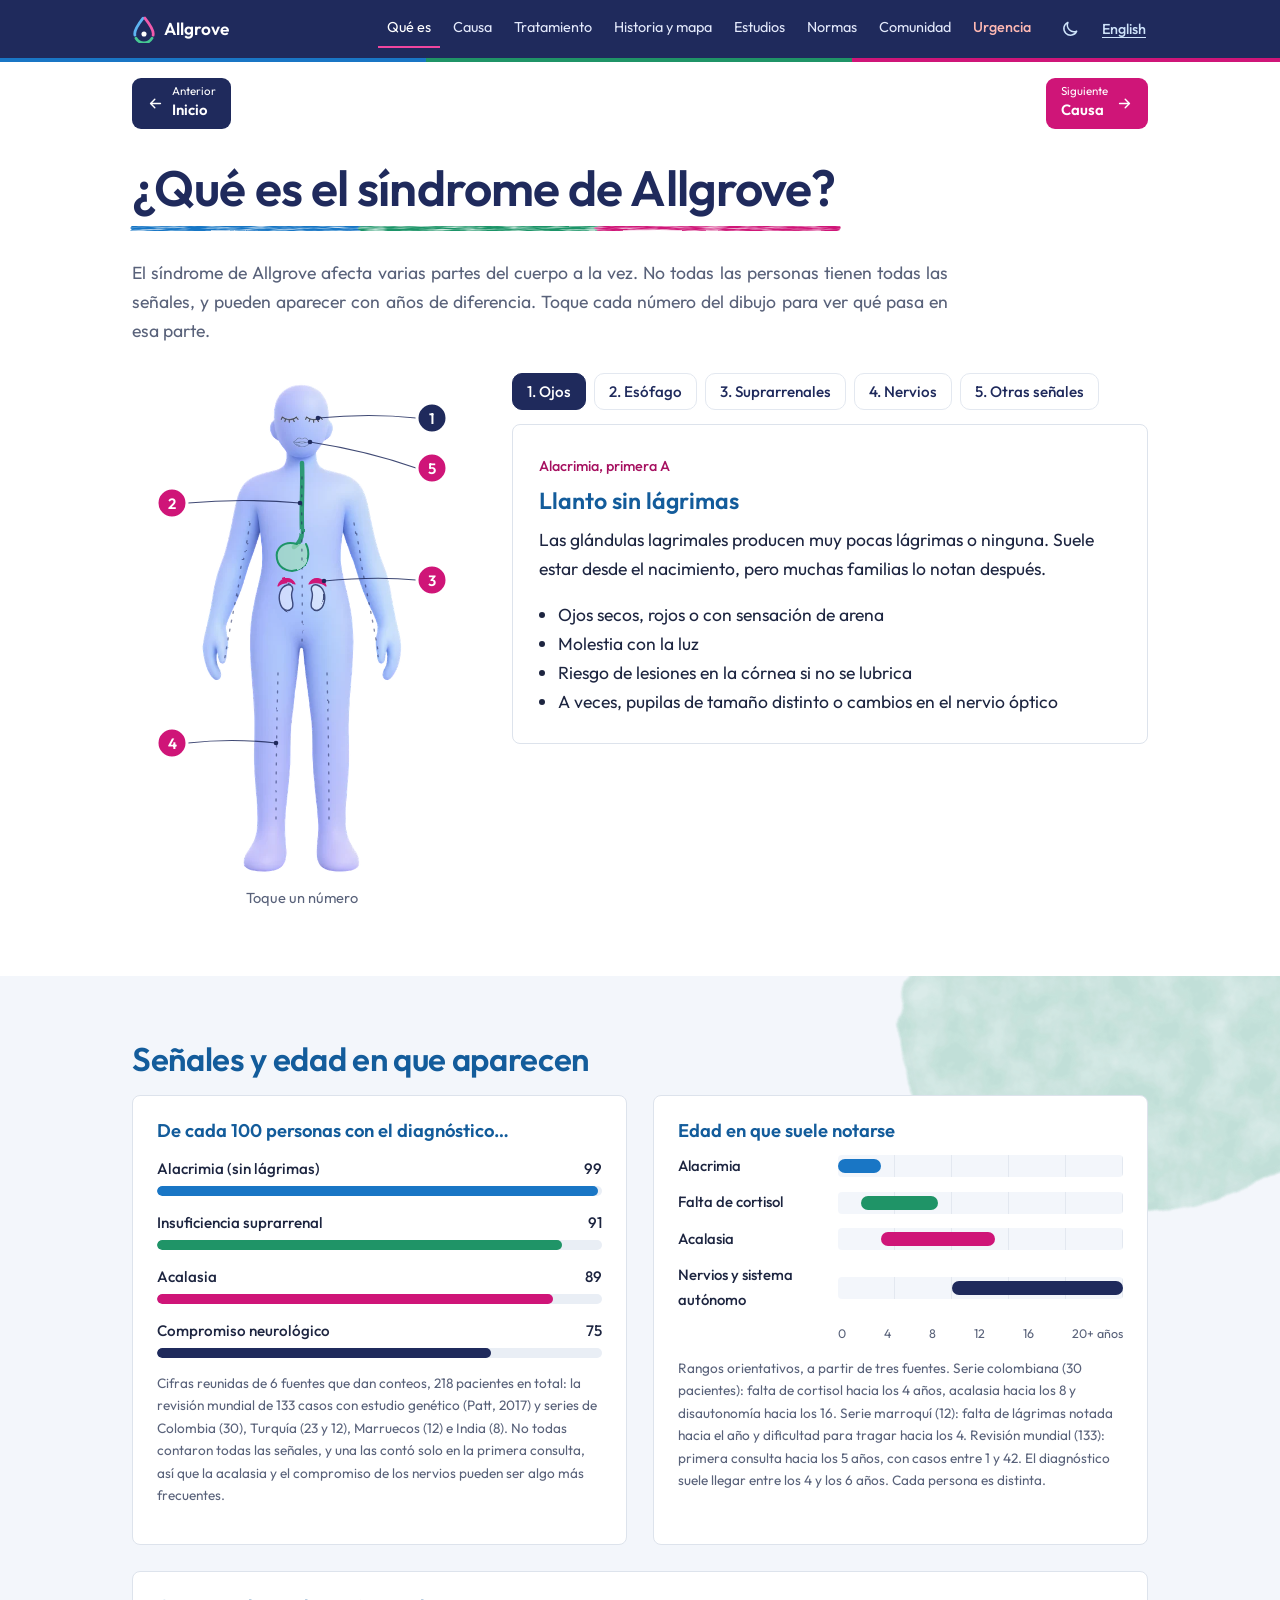
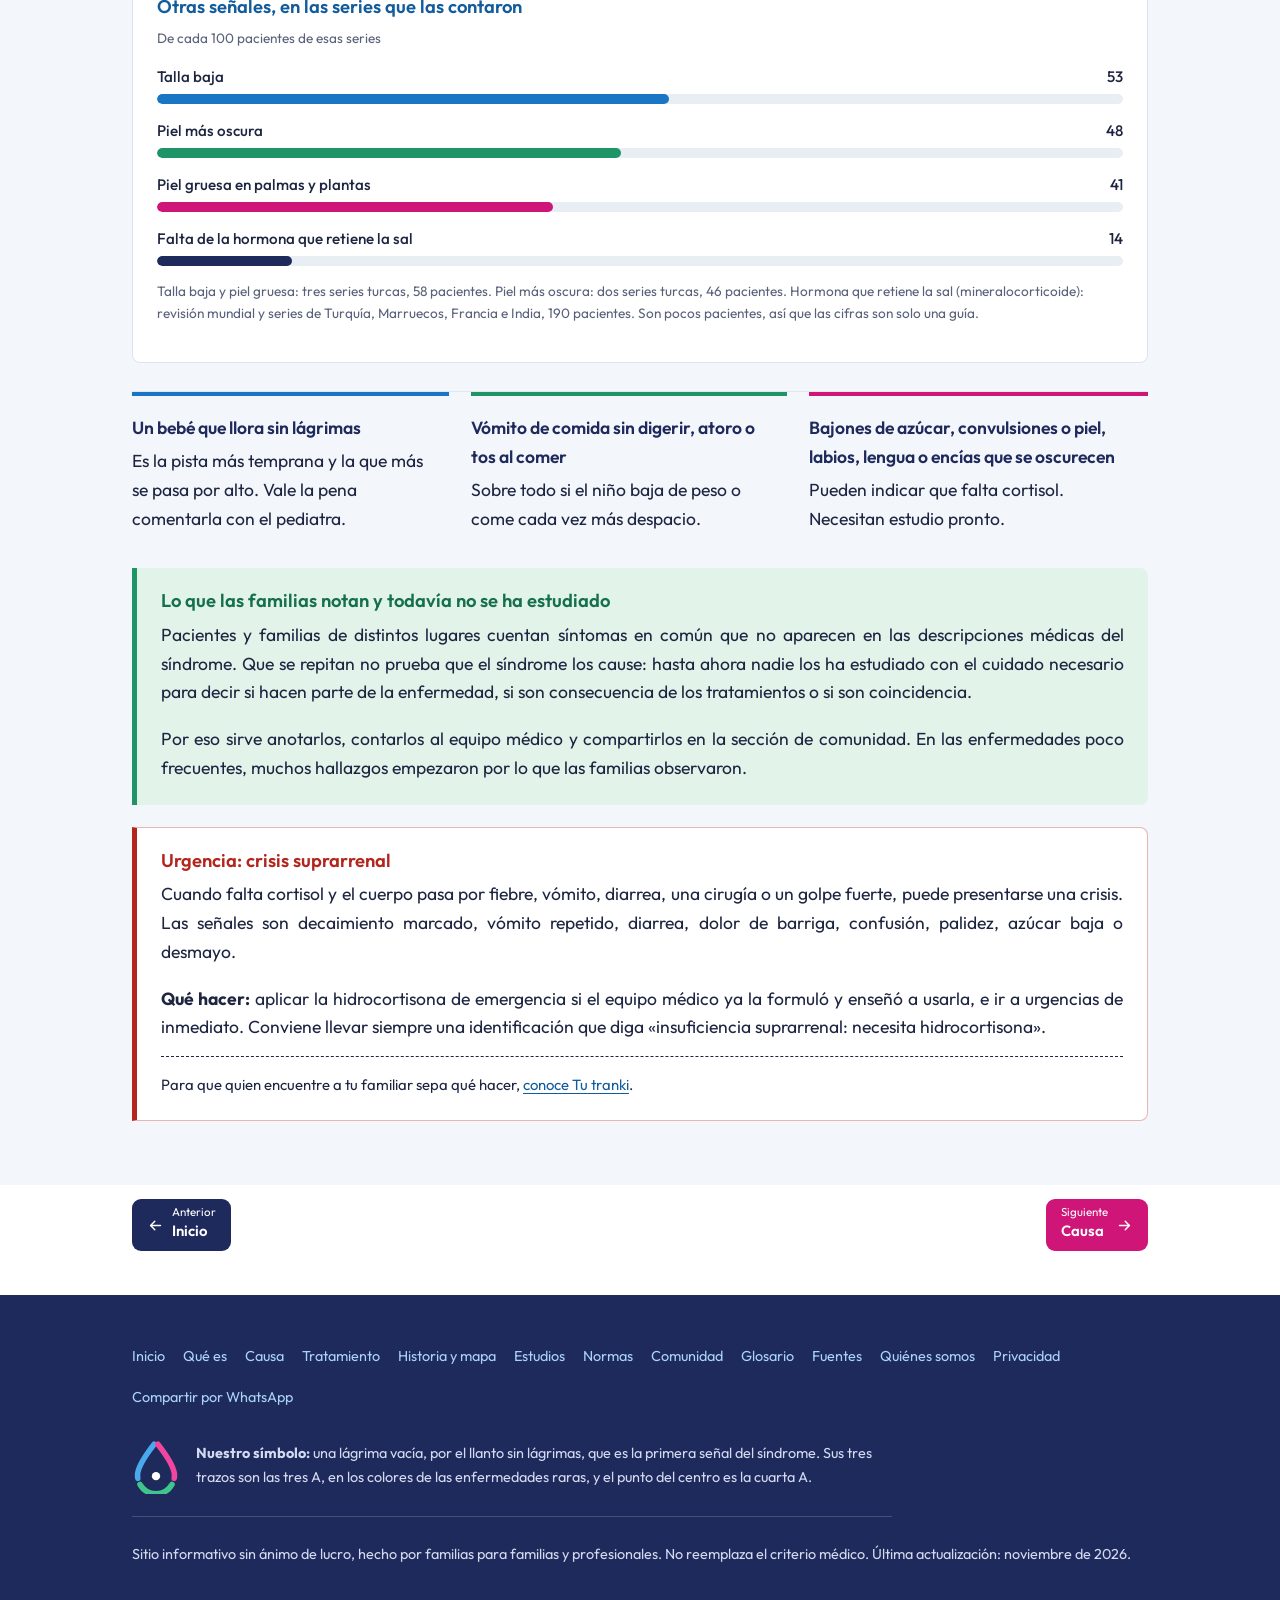
<file: que-es.html>
<!DOCTYPE html>
<html lang="es">
<head>
<meta charset="utf-8">
<meta name="viewport" content="width=device-width, initial-scale=1">
<title>Qué es el síndrome de Allgrove y cuáles son sus señales · Síndrome de Allgrove</title>
<meta name="description" content="Las tres A del síndrome de Allgrove (triple A): llanto sin lágrimas (alacrimia), dificultad para tragar (acalasia) e insuficiencia suprarrenal. Señales en niños, edad en que aparecen y qué hacer ante una crisis.">
<meta property="og:type" content="website">
<meta property="og:site_name" content="Síndrome de Allgrove">
<meta property="og:title" content="Qué es el síndrome de Allgrove y cuáles son sus señales">
<meta property="og:description" content="Las tres A del síndrome de Allgrove (triple A): llanto sin lágrimas (alacrimia), dificultad para tragar (acalasia) e insuficiencia suprarrenal. Señales en niños, edad en que aparecen y qué hacer ante una crisis.">
<meta property="og:locale" content="es_CO">
<meta property="og:url" content="https://sindromedeallgrove.org/que-es">
<meta property="og:image" content="https://sindromedeallgrove.org/img/compartir.png">
<meta property="og:image:width" content="1200">
<meta property="og:image:height" content="630">
<meta name="twitter:card" content="summary_large_image">
<link rel="canonical" href="https://sindromedeallgrove.org/que-es">
<meta name="theme-color" content="#1f2a5c">
<script type="application/ld+json">{"@context": "https://schema.org", "@graph": [{"@type": "Organization", "@id": "https://sindromedeallgrove.org/#grupo", "name": "Grupo de familias con síndrome de Allgrove en Colombia", "url": "https://sindromedeallgrove.org/", "email": "sindromeallgrove@gmail.com", "logo": "https://sindromedeallgrove.org/img/compartir.png", "areaServed": "CO"}, {"@type": "MedicalWebPage", "url": "https://sindromedeallgrove.org/que-es", "name": "Qué es el síndrome de Allgrove y cuáles son sus señales", "description": "Las tres A del síndrome de Allgrove (triple A): llanto sin lágrimas (alacrimia), dificultad para tragar (acalasia) e insuficiencia suprarrenal. Señales en niños, edad en que aparecen y qué hacer ante una crisis.", "inLanguage": "es", "isPartOf": {"@id": "https://sindromedeallgrove.org/#sitio"}, "publisher": {"@id": "https://sindromedeallgrove.org/#grupo"}, "about": {"@type": "MedicalCondition", "name": "Síndrome de Allgrove", "alternateName": ["Síndrome triple A", "Síndrome 4A", "Triple A syndrome", "Allgrove syndrome", "Achalasia-addisonianism-alacrima syndrome"], "code": [{"@type": "MedicalCode", "codingSystem": "OMIM", "codeValue": "231550"}, {"@type": "MedicalCode", "codingSystem": "ORPHA", "codeValue": "869"}]}, "audience": [{"@type": "PeopleAudience", "audienceType": "Pacientes y familias"}, {"@type": "MedicalAudience", "audienceType": "Profesionales de la salud"}], "lastReviewed": "2026-11-14"}]}</script>
<link rel="icon" href="data:image/svg+xml,%3Csvg xmlns=%27http://www.w3.org/2000/svg%27 viewBox=%270 0 52 60%27%3E%3Cpath pathLength=%273%27 d=%27M26 4C26 4 6 28 6 40a20 20 0 0 0 40 0C46 28 26 4 26 4z%27 fill=%27none%27 stroke=%27%231976c5%27 stroke-width=%277%27 stroke-linecap=%27round%27 stroke-dasharray=%27.86 2.14%27 stroke-dashoffset=%27-.07%27/%3E%3Cpath pathLength=%273%27 d=%27M26 4C26 4 6 28 6 40a20 20 0 0 0 40 0C46 28 26 4 26 4z%27 fill=%27none%27 stroke=%27%231f9467%27 stroke-width=%277%27 stroke-linecap=%27round%27 stroke-dasharray=%27.86 2.14%27 stroke-dashoffset=%27-1.07%27/%3E%3Cpath pathLength=%273%27 d=%27M26 4C26 4 6 28 6 40a20 20 0 0 0 40 0C46 28 26 4 26 4z%27 fill=%27none%27 stroke=%27%23cf1578%27 stroke-width=%277%27 stroke-linecap=%27round%27 stroke-dasharray=%27.86 2.14%27 stroke-dashoffset=%27-2.07%27/%3E%3Ccircle cx=%2726%27 cy=%2741%27 r=%275%27 fill=%27%231f2a5c%27/%3E%3C/svg%3E">
<link rel="preload" href="/fonts/outfit-latin.woff" as="font" type="font/woff" crossorigin>
<link rel="stylesheet" href="/css/site.css?v=a4e6f3dd">
<script>try{if(localStorage.getItem("tema")==="oscuro")document.documentElement.dataset.theme="dark"}catch(e){}</script>
</head>
<body class="c1"><span id="arriba"></span>
<a class="skip" href="#contenido" data-en="Skip to content">Saltar al contenido</a>
<nav><div class="wrap">
  <a class="brand" href="/"><svg viewBox="0 0 52 60" aria-hidden="true"><path pathLength="3" d="M26 4C26 4 6 28 6 40a20 20 0 0 0 40 0C46 28 26 4 26 4z" fill="none" stroke="#5db4f2" stroke-width="6" stroke-linecap="round" stroke-dasharray=".86 2.14" stroke-dashoffset="-.07"/><path pathLength="3" d="M26 4C26 4 6 28 6 40a20 20 0 0 0 40 0C46 28 26 4 26 4z" fill="none" stroke="#46c993" stroke-width="6" stroke-linecap="round" stroke-dasharray=".86 2.14" stroke-dashoffset="-1.07"/><path pathLength="3" d="M26 4C26 4 6 28 6 40a20 20 0 0 0 40 0C46 28 26 4 26 4z" fill="none" stroke="#f25aab" stroke-width="6" stroke-linecap="round" stroke-dasharray=".86 2.14" stroke-dashoffset="-2.07"/><circle cx="26" cy="41" r="5.5" fill="#ffffff"/></svg>
    Allgrove</a>
  <button id="menu" aria-label="Menú" aria-expanded="false" aria-controls="links"><svg viewBox="0 0 24 24" aria-hidden="true"><path d="M4 7h16M4 12h16M4 17h16" fill="none" stroke="currentColor" stroke-width="2" stroke-linecap="round"/></svg></button>
  <div class="links" id="links"><a href="que-es#arriba" class="on" aria-current="page" data-en="What it is">Qué es</a><a href="causa#arriba" data-en="Cause">Causa</a><a href="tratamiento#arriba" data-en="Treatment">Tratamiento</a><a href="historia-mapa#arriba" data-en="History and map">Historia y mapa</a><a href="estudios#arriba" data-en="Studies">Estudios</a><a href="normas#arriba" data-en="Rules">Normas</a><a href="comunidad#arriba" data-en="Community">Comunidad</a><a class="urg" href="que-es#urgencia" data-en="Emergency">Urgencia</a></div>
  <button id="theme" aria-label="Apariencia oscura o clara / Dark or light appearance" title="Apariencia oscura o clara"><svg class="moon" viewBox="0 0 24 24" aria-hidden="true"><path d="M20 14.5A8 8 0 0 1 9.5 4a8 8 0 1 0 10.5 10.5z" fill="none" stroke="currentColor" stroke-width="1.8" stroke-linejoin="round"/></svg><svg class="sun" viewBox="0 0 24 24" aria-hidden="true"><g fill="none" stroke="currentColor" stroke-width="1.8" stroke-linecap="round"><circle cx="12" cy="12" r="4.2"/><path d="M12 2.5v2M12 19.5v2M2.5 12h2M19.5 12h2M5.3 5.3l1.4 1.4M17.3 17.3l1.4 1.4M5.3 18.7l1.4-1.4M17.3 6.7l1.4-1.4"/></g></svg></button>
  <button id="lang" aria-label="Cambiar idioma / Change language">English</button>
</div></nav>
<div class="tri"></div>
<main id="contenido">
<div class="wrap pntop"><div class="pn"><a class="prev" href="/#arriba"><svg viewBox="0 0 24 24" aria-hidden="true"><path d="M5 12h13M13 6l6 6-6 6" fill="none" stroke="currentColor" stroke-width="2" stroke-linecap="round" stroke-linejoin="round"/></svg><span><small data-en="Previous">Anterior</small><span data-en="Home">Inicio</span></span></a><a href="causa#arriba"><span><small data-en="Next">Siguiente</small><span data-en="Cause">Causa</span></span><svg viewBox="0 0 24 24" aria-hidden="true"><path d="M5 12h13M13 6l6 6-6 6" fill="none" stroke="currentColor" stroke-width="2" stroke-linecap="round" stroke-linejoin="round"/></svg></a></div></div>
<section id="que-es"><div class="wrap">
  <h1 class="ph" data-en="What is Allgrove syndrome?">¿Qué es el síndrome de Allgrove?</h1>
  <p class="lead" data-en="Allgrove syndrome affects several parts of the body at once. Not everyone has every sign, and they can appear years apart. Tap each number on the drawing to see what happens there.">El síndrome de Allgrove afecta varias partes del cuerpo a la vez. No todas las personas tienen todas las señales, y pueden aparecer con años de diferencia. Toque cada número del dibujo para ver qué pasa en esa parte.</p>
  <div class="explore">
    <div class="figure">
      <svg viewBox="0 0 340 510" role="img" aria-label="Figura humana con cinco puntos numerados: ojos, boca, esófago, glándulas suprarrenales y nervios">
        <defs><filter id="org" x="-20%" y="-20%" width="140%" height="140%"><feTurbulence type="fractalNoise" baseFrequency=".05" numOctaves="2" seed="4" result="n"/><feDisplacementMap in="SourceGraphic" in2="n" scale="2.5"/></filter></defs>
        <image href="img/silueta.webp" x="0" y="0" width="340" height="510"/>
        <g filter="url(#org)" fill="none" stroke-linecap="round" stroke-linejoin="round">
          <path d="M170 90C171 112 169 136 170 158C170 166 167 171 162 174" stroke="#1f9467" stroke-width="4.5" opacity=".9"/>
          <path d="M165 171C151 167 143 176 145 186C147 197 160 201 169 195C177 190 178 179 174 171" fill="#9fdcc0" fill-opacity=".75" stroke="#1f9467" stroke-width="2"/>
          <path d="M155 212C148 214 146 223 148 230C150 237 156 240 160 235C163 231 158 225 160 219C162 214 159 211 155 212zM185 212C192 214 194 223 192 230C190 237 184 240 180 235C177 231 182 225 180 219C178 214 181 211 185 212z" fill="#fff" fill-opacity=".55" stroke="#1f2a5c" stroke-width="1.4" opacity=".8"/>
          <path d="M146 213C149 204 159 203 163 211C157 209 151 209 146 213zM194 213C191 204 181 203 177 211C183 209 189 209 194 213z" fill="#cf1578" stroke="#cf1578" stroke-width="1.2"/>
          <path d="M170 104C169 160 171 220 170 270M146 300C145 340 144 390 144 450M195 300C196 340 197 390 197 450M118 150C110 200 100 240 92 290M222 150C230 200 240 240 248 290" stroke="#1f2a5c" stroke-width="1.3" stroke-dasharray="2 7" opacity=".55"/>
        </g>
        <g fill="none" stroke="#1f2a5c" stroke-width="1.1" stroke-linecap="round" opacity=".85"><path d="M186 45Q238 40 284 45"/><path d="M178 69Q236 78 284 95"/><path d="M168 130Q110 125 56 130"/><path d="M192 208Q244 203 284 207"/><path d="M144 370Q100 365 56 370"/></g>
        <g fill="#1f2a5c"><circle cx="186" cy="45" r="2.3"/><circle cx="178" cy="69" r="2.3"/><circle cx="168" cy="130" r="2.3"/><circle cx="192" cy="208" r="2.3"/><circle cx="144" cy="370" r="2.3"/></g>
        <g class="hot on" data-k="ojos" tabindex="0" role="button" aria-label="1. Ojos"><circle class="c" cx="300" cy="45" r="15"/><text x="300" y="50.5">1</text></g>
        <g class="hot" data-k="esofago" tabindex="0" role="button" aria-label="2. Esófago"><circle class="c" cx="40" cy="130" r="15"/><text x="40" y="135.5">2</text></g>
        <g class="hot" data-k="suprarrenal" tabindex="0" role="button" aria-label="3. Glándulas suprarrenales"><circle class="c" cx="300" cy="207" r="15"/><text x="300" y="212.5">3</text></g>
        <g class="hot" data-k="nervios" tabindex="0" role="button" aria-label="4. Nervios"><circle class="c" cx="40" cy="370" r="15"/><text x="40" y="375.5">4</text></g>
        <g class="hot" data-k="otros" tabindex="0" role="button" aria-label="5. Otras señales"><circle class="c" cx="300" cy="95" r="15"/><text x="300" y="100.5">5</text></g>
      </svg>
      <small data-en="Tap a number">Toque un número</small>
    </div>
    <div>
      <div class="tabs" id="tabs"></div>
      <div class="panel" id="panel" aria-live="polite"></div>
    </div>
  </div>
</div></section><section class="alt" id="senales"><div class="wrap">
  <h2 data-en="Signs and when they appear">Señales y edad en que aparecen</h2>
  <div class="two">
    <div class="card">
      <h3 data-en="Out of every 100 people diagnosed…">De cada 100 personas con el diagnóstico…</h3>
      <!-- CIFRAS: tabla base de las barras. Cada dato es ["fuente", pacientes con la señal, pacientes evaluados]. La tarea mensual la actualiza y recalcula los porcentajes.
{"alacrimia":[["Patt 2017 revision mundial",132,133],["Patt 2017 India",8,8],["Botero 2026 Colombia",29,30],["Polat 2020 Turquia",23,23],["Yildirim 2023 Turquia",12,12],["Bouarab 2026 Marruecos",12,12]],
"suprarrenal":[["Patt 2017 revision mundial",121,133],["Patt 2017 India",8,8],["Botero 2026 Colombia",29,30],["Polat 2020 Turquia",18,23],["Yildirim 2023 Turquia",10,12],["Bouarab 2026 Marruecos",12,12]],
"acalasia":[["Patt 2017 revision mundial",124,133],["Patt 2017 India",7,8],["Botero 2026 Colombia",29,30],["Polat 2020 Turquia",13,23],["Yildirim 2023 Turquia",10,12]],
"neurologico":[["Patt 2017 revision mundial",105,133],["Patt 2017 India",4,8],["Polat 2020 Turquia",15,23],["Yildirim 2023 Turquia",8,12]],
"talla_baja":[["Celebi 2026 Turquia",11,23],["Yildirim 2023 Turquia",4,12],["Polat 2020 Turquia",16,23]],
"piel_oscura":[["Celebi 2026 Turquia",12,23],["Polat 2020 Turquia",10,23]],
"piel_gruesa":[["Celebi 2026 Turquia",6,23],["Yildirim 2023 Turquia",5,12],["Polat 2020 Turquia",13,23]],
"mineralocorticoide":[["Patt 2017 revision mundial",17,133],["Patt 2017 India",0,8],["Celebi 2026 Turquia",7,23],["Bouarab 2026 Marruecos",2,12],["Roucher-Boulez 2018 Francia",0,14]]}
FIN CIFRAS -->
      <div class="bar"><div class="lab"><span data-en="Alacrima (no tears)">Alacrimia (sin lágrimas)</span><span>99</span></div><div class="track"><div class="fill" data-w="99"></div></div></div><div class="bar"><div class="lab"><span data-en="Adrenal insufficiency">Insuficiencia suprarrenal</span><span>91</span></div><div class="track"><div class="fill" data-w="91"></div></div></div><div class="bar"><div class="lab"><span data-en="Achalasia">Acalasia</span><span>89</span></div><div class="track"><div class="fill" data-w="89"></div></div></div><div class="bar"><div class="lab"><span data-en="Neurological involvement">Compromiso neurológico</span><span>75</span></div><div class="track"><div class="fill" data-w="75"></div></div></div><p class="src" data-en="Figures pooled from 6 sources that give counts, 218 patients in all: the worldwide review of 133 genetically confirmed cases (Patt, 2017) and series from Colombia (30), Turkey (23 and 12), Morocco (12) and India (8). Not every source counted every sign, and one counted them only at the first visit, so achalasia and nerve involvement may be somewhat higher.">Cifras reunidas de 6 fuentes que dan conteos, 218 pacientes en total: la revisión mundial de 133 casos con estudio genético (Patt, 2017) y series de Colombia (30), Turquía (23 y 12), Marruecos (12) e India (8). No todas contaron todas las señales, y una las contó solo en la primera consulta, así que la acalasia y el compromiso de los nervios pueden ser algo más frecuentes.</p>
    </div>
    <div class="card">
      <h3 data-en="Age at which it is usually noticed">Edad en que suele notarse</h3>
      <div class="age"><span data-en="Alacrima">Alacrimia</span><div class="tr"><div class="sp" style="left:0;width:15%;background:var(--blue)"></div></div></div>
      <div class="age"><span data-en="Lack of cortisol">Falta de cortisol</span><div class="tr"><div class="sp" style="left:8%;width:27%;background:var(--green)"></div></div></div>
      <div class="age"><span data-en="Achalasia">Acalasia</span><div class="tr"><div class="sp" style="left:15%;width:40%;background:var(--mag)"></div></div></div>
      <div class="age"><span data-en="Nerves and autonomic system">Nervios y sistema autónomo</span><div class="tr"><div class="sp" style="left:40%;width:60%;background:var(--navy)"></div></div></div>
      <div class="axis"><div></div><div><span>0</span><span>4</span><span>8</span><span>12</span><span>16</span><span data-en="20+ years">20+ años</span></div></div>
      <p class="src" data-en="Approximate ranges, from three sources. Colombian series (30 patients): lack of cortisol at about 4 years, achalasia at about 8, dysautonomia at about 16. Moroccan series (12): lack of tears noticed at about 1 year and difficulty swallowing at about 4. Worldwide review (133): first consultation at about 5 years, ranging from 1 to 42. Diagnosis usually comes between 4 and 6 years. Every person is different.">Rangos orientativos, a partir de tres fuentes. Serie colombiana (30 pacientes): falta de cortisol hacia los 4 años, acalasia hacia los 8 y disautonomía hacia los 16. Serie marroquí (12): falta de lágrimas notada hacia el año y dificultad para tragar hacia los 4. Revisión mundial (133): primera consulta hacia los 5 años, con casos entre 1 y 42. El diagnóstico suele llegar entre los 4 y los 6 años. Cada persona es distinta.</p>
    </div>
  </div>
  <div class="card" style="margin-top:26px"><h3 data-en="Other signs, in the series that counted them">Otras señales, en las series que las contaron</h3><p class="src" style="margin-top:0" data-en="Out of every 100 patients in those series">De cada 100 pacientes de esas series</p><div class="bar"><div class="lab"><span data-en="Short stature">Talla baja</span><span>53</span></div><div class="track"><div class="fill" data-w="53"></div></div></div><div class="bar"><div class="lab"><span data-en="Darker skin">Piel más oscura</span><span>48</span></div><div class="track"><div class="fill" data-w="48"></div></div></div><div class="bar"><div class="lab"><span data-en="Thick skin on palms and soles">Piel gruesa en palmas y plantas</span><span>41</span></div><div class="track"><div class="fill" data-w="41"></div></div></div><div class="bar"><div class="lab"><span data-en="Lack of the salt-retaining hormone">Falta de la hormona que retiene la sal</span><span>14</span></div><div class="track"><div class="fill" data-w="14"></div></div></div><p class="src" data-en="Short stature and thick skin: three Turkish series, 58 patients. Darker skin: two Turkish series, 46 patients. Salt-retaining hormone (mineralocorticoid): worldwide review and series from Turkey, Morocco, France and India, 190 patients. These are few patients, so the figures are a guide only.">Talla baja y piel gruesa: tres series turcas, 58 pacientes. Piel más oscura: dos series turcas, 46 pacientes. Hormona que retiene la sal (mineralocorticoide): revisión mundial y series de Turquía, Marruecos, Francia e India, 190 pacientes. Son pocos pacientes, así que las cifras son solo una guía.</p></div>
  <div class="flags">
    <div class="flag"><b data-en="A baby who cries without tears">Un bebé que llora sin lágrimas</b><span data-en="The earliest clue and the one most often missed. Worth mentioning to the paediatrician.">Es la pista más temprana y la que más se pasa por alto. Vale la pena comentarla con el pediatra.</span></div>
    <div class="flag"><b data-en="Vomiting undigested food, choking or coughing when eating">Vómito de comida sin digerir, atoro o tos al comer</b><span data-en="Especially if the child loses weight or eats more and more slowly.">Sobre todo si el niño baja de peso o come cada vez más despacio.</span></div>
    <div class="flag"><b data-en="Low blood sugar, seizures or darkening of the skin, lips, tongue or gums">Bajones de azúcar, convulsiones o piel, labios, lengua o encías que se oscurecen</b><span data-en="They can mean cortisol is lacking. They need prompt testing.">Pueden indicar que falta cortisol. Necesitan estudio pronto.</span></div>
  </div>
  <div class="callout">
    <h3 data-en="What families notice that has not been studied yet">Lo que las familias notan y todavía no se ha estudiado</h3>
    <p data-en="Patients and families in different places describe some symptoms in common that do not appear in the medical descriptions of the syndrome. The fact that they repeat does not prove the syndrome causes them: so far nobody has studied them carefully enough to say whether they are part of the condition, a consequence of the treatments, or a coincidence.">Pacientes y familias de distintos lugares cuentan síntomas en común que no aparecen en las descripciones médicas del síndrome. Que se repitan no prueba que el síndrome los cause: hasta ahora nadie los ha estudiado con el cuidado necesario para decir si hacen parte de la enfermedad, si son consecuencia de los tratamientos o si son coincidencia.</p>
    <p style="margin:0" data-en="That is why it helps to write them down, tell the medical team and share them in the community section. In rare diseases, many findings began with what families observed.">Por eso sirve anotarlos, contarlos al equipo médico y compartirlos en la sección de comunidad. En las enfermedades poco frecuentes, muchos hallazgos empezaron por lo que las familias observaron.</p>
  </div>
  <div class="alertbox" id="urgencia">
    <h3 data-en="Emergency: adrenal crisis">Urgencia: crisis suprarrenal</h3>
    <p data-en="When cortisol is lacking and the body faces fever, vomiting, diarrhoea, surgery or a serious injury, a crisis can occur. The signs are marked weakness, repeated vomiting, diarrhoea, tummy pain, confusion, paleness, low blood sugar or fainting.">Cuando falta cortisol y el cuerpo pasa por fiebre, vómito, diarrea, una cirugía o un golpe fuerte, puede presentarse una crisis. Las señales son decaimiento marcado, vómito repetido, diarrea, dolor de barriga, confusión, palidez, azúcar baja o desmayo.</p>
    <p style="margin:0" data-en="<b>What to do:</b> give the emergency hydrocortisone if the medical team has prescribed it and taught you how, and go to the emergency department at once. It helps to always carry identification that says «adrenal insufficiency: needs hydrocortisone»."><b>Qué hacer:</b> aplicar la hidrocortisona de emergencia si el equipo médico ya la formuló y enseñó a usarla, e ir a urgencias de inmediato. Conviene llevar siempre una identificación que diga «insuficiencia suprarrenal: necesita hidrocortisona».</p>
      <p class="tk"><small data-en="So that whoever finds your relative knows what to do, <a href=&quot;comunidad#tu-tranki&quot;>discover Tu tranki</a>.">Para que quien encuentre a tu familiar sepa qué hacer, <a href="comunidad#tu-tranki">conoce Tu tranki</a>.</small></p>
  </div>
</div></section>
<div class="wrap"><div class="pn"><a class="prev" href="/#arriba"><svg viewBox="0 0 24 24" aria-hidden="true"><path d="M5 12h13M13 6l6 6-6 6" fill="none" stroke="currentColor" stroke-width="2" stroke-linecap="round" stroke-linejoin="round"/></svg><span><small data-en="Previous">Anterior</small><span data-en="Home">Inicio</span></span></a><a href="causa#arriba"><span><small data-en="Next">Siguiente</small><span data-en="Cause">Causa</span></span><svg viewBox="0 0 24 24" aria-hidden="true"><path d="M5 12h13M13 6l6 6-6 6" fill="none" stroke="currentColor" stroke-width="2" stroke-linecap="round" stroke-linejoin="round"/></svg></a></div></div>
</main>
<footer><div class="wrap">
  <div class="fnav"><a href="/" data-en="Home">Inicio</a><a href="que-es#arriba" data-en="What it is">Qué es</a><a href="causa#arriba" data-en="Cause">Causa</a><a href="tratamiento#arriba" data-en="Treatment">Tratamiento</a><a href="historia-mapa#arriba" data-en="History and map">Historia y mapa</a><a href="estudios#arriba" data-en="Studies">Estudios</a><a href="normas#arriba" data-en="Rules">Normas</a><a href="comunidad#arriba" data-en="Community">Comunidad</a><a href="glosario#arriba" data-en="Glossary">Glosario</a><a href="fuentes#arriba" data-en="Sources">Fuentes</a><a href="quienes-somos#arriba" data-en="About us">Quiénes somos</a><a href="privacidad#arriba" data-en="Privacy">Privacidad</a><a class="wa" href="https://wa.me/?text=Qu%C3%A9%20es%20el%20s%C3%ADndrome%20de%20Allgrove%20y%20cu%C3%A1les%20son%20sus%20se%C3%B1ales%20%C2%B7%20S%C3%ADndrome%20de%20Allgrove%20https%3A//sindromedeallgrove.org/que-es" target="_blank" rel="noopener" data-en="Share on WhatsApp">Compartir por WhatsApp</a></div>
  <div class="sym">
    <svg viewBox="0 0 52 60" aria-hidden="true"><path pathLength="3" d="M26 4C26 4 6 28 6 40a20 20 0 0 0 40 0C46 28 26 4 26 4z" fill="none" stroke="#4aa8ec" stroke-width="6" stroke-linecap="round" stroke-dasharray=".86 2.14" stroke-dashoffset="-.07"/><path pathLength="3" d="M26 4C26 4 6 28 6 40a20 20 0 0 0 40 0C46 28 26 4 26 4z" fill="none" stroke="#3fc48c" stroke-width="6" stroke-linecap="round" stroke-dasharray=".86 2.14" stroke-dashoffset="-1.07"/><path pathLength="3" d="M26 4C26 4 6 28 6 40a20 20 0 0 0 40 0C46 28 26 4 26 4z" fill="none" stroke="#f0469f" stroke-width="6" stroke-linecap="round" stroke-dasharray=".86 2.14" stroke-dashoffset="-2.07"/><circle cx="26" cy="41" r="4.5" fill="#fff"/></svg>
    <div data-en="<b>Our symbol:</b> an empty tear, for crying without tears, the first sign of the syndrome. Its three strokes are the three A's in the colours of rare diseases, and the dot in the centre is the fourth A."><b>Nuestro símbolo:</b> una lágrima vacía, por el llanto sin lágrimas, que es la primera señal del síndrome. Sus tres trazos son las tres A, en los colores de las enfermedades raras, y el punto del centro es la cuarta A.</div>
  </div>
  
  <p data-en="Non-profit information site, made by families for families and professionals. It does not replace medical judgement. Last updated: November 2026.">Sitio informativo sin ánimo de lucro, hecho por familias para familias y profesionales. No reemplaza el criterio médico. Última actualización: noviembre de 2026.</p>
</div></footer>
<script>

/* ====== DATOS QUE SE PUEDEN CAMBIAR ====== */
const CFG={email:'sindromeallgrove@gmail.com',formDudas:'https://docs.google.com/forms/d/e/1FAIpQLSf2p6Z48f2wGDU_VybIar9rW73zNMHu0Y_9bswxXj80Nb1ElA/viewform',formRegistro:'https://docs.google.com/forms/d/e/1FAIpQLSeiKzhqTxMyVPc9ULYMJvGkuxNW48rqU-hjV5tPHIJV5LboUg/viewform'};   // correo y enlaces a los formularios
const POSTS=[];   // dudas y aportes publicados: {rol:'Familiar', es:'texto', en:'text', fecha:'2026-11'}
/* ========================================= */
const $=s=>document.querySelector(s), $$=s=>[...document.querySelectorAll(s)];
const el=(t,c,x)=>{const e=document.createElement(t);if(c)e.className=c;if(x!=null)e.textContent=x;return e};
let LANG='es';const T=(es,en)=>LANG==='en'?en:es;const redraw=[];

const li=()=>LANG==='en'?1:0;
/* reveal, bars, nav */
function show(e){e.classList.add('in');e.querySelectorAll('.fill').forEach(f=>f.style.width=f.dataset.w+'%')}
if('IntersectionObserver' in window){
 const io=new IntersectionObserver(es=>es.forEach(e=>{if(e.isIntersecting){show(e.target);io.unobserve(e.target)}}),{threshold:.08});
 $$('.card').forEach(e=>io.observe(e));
}else $$('.card').forEach(show);

/* body explorer */
const PARTS={
 ojos:{t:['Ojos','Eyes'],tag:['Alacrimia, primera A','Alacrima, first A'],h:['Llanto sin lágrimas','Crying without tears'],p:['Las glándulas lagrimales producen muy pocas lágrimas o ninguna. Suele estar desde el nacimiento, pero muchas familias lo notan después.','The tear glands make very few tears or none. It is usually present from birth, though many families notice it later.'],
  l:[['Ojos secos, rojos o con sensación de arena','Dry, red or gritty eyes'],['Molestia con la luz','Sensitivity to light'],['Riesgo de lesiones en la córnea si no se lubrica','Risk of corneal damage without lubrication'],['A veces, pupilas de tamaño distinto o cambios en el nervio óptico','Sometimes unequal pupils or optic nerve changes']]},
 esofago:{t:['Esófago','Oesophagus'],tag:['Acalasia, segunda A','Achalasia, second A'],h:['La comida no baja bien','Food does not go down well'],p:['El músculo que une el esófago con el estómago no se relaja al tragar. La comida se queda detenida. La acalasia en niños se nota porque el niño no traga bien: se atora, devuelve la comida sin digerir, tose de noche o no sube de peso.','The muscle joining the oesophagus to the stomach does not relax on swallowing. Food gets held up. In children, achalasia shows as a child who does not swallow well: choking, bringing food back up undigested, coughing at night or not gaining weight.'],
  l:[['Dificultad para tragar sólidos y líquidos','Difficulty swallowing solids and liquids'],['Vómito de comida sin digerir, sobre todo de noche','Vomiting undigested food, especially at night'],['Tos al comer y pérdida de peso','Coughing when eating and weight loss'],['Comidas muy lentas','Very slow meals']]},
 suprarrenal:{t:['Suprarrenales','Adrenal glands'],tag:['Addison, tercera A','Addison, third A'],h:['Falta de cortisol','Lack of cortisol'],p:['Las glándulas suprarrenales, que están encima de los riñones, no responden a la orden de producir cortisol. Es la parte más peligrosa si no se trata, y también la que mejor responde al tratamiento.','The adrenal glands, which sit on top of the kidneys, do not respond to the signal to make cortisol. It is the most dangerous part if untreated, and also the one that responds best to treatment.'],
  l:[['Cansancio y debilidad','Tiredness and weakness'],['Azúcar baja en sangre, a veces con convulsiones','Low blood sugar, sometimes with seizures'],['Piel y encías más oscuras','Darker skin and gums'],['Crisis graves con infecciones o cirugías','Severe crises with infections or surgery'],['En algunos pacientes también faltan las hormonas que regulan la sal','In some patients the salt-regulating hormones are also lacking']]},
 nervios:{t:['Nervios','Nerves'],tag:['La cuarta A','The fourth A'],h:['Sistema nervioso y autónomo','Nervous and autonomic system'],p:['Con los años pueden afectarse los nervios de brazos y piernas y el sistema que regula funciones automáticas del cuerpo. Suele avanzar despacio.','Over the years the nerves of the arms and legs and the system that controls automatic body functions can be affected. It usually progresses slowly.'],
  l:[['Debilidad y poca masa muscular en manos y pies','Weakness and thin muscles in hands and feet'],['Marcha inestable, reflejos disminuidos','Unsteady walking, reduced reflexes'],['Mareo al ponerse de pie, cambios en el sudor','Dizziness on standing, changes in sweating'],['Voz nasal o dificultad para pronunciar','Nasal voice or difficulty with speech'],['En algunos casos, dificultades de aprendizaje','In some cases, learning difficulties']]},
 otros:{t:['Otras señales','Other signs'],tag:['Menos conocidas','Less well known'],h:['Piel, boca, huesos y crecimiento','Skin, mouth, bones and growth'],p:['El síndrome puede dar otras señales que conviene vigilar en los controles.','The syndrome can cause other signs worth watching at check-ups.'],
  l:[['Boca seca y caries frecuentes','Dry mouth and frequent tooth decay'],['Piel gruesa en palmas y plantas','Thick skin on palms and soles'],['Huesos con menor densidad','Lower bone density'],['Talla baja','Short stature'],['Efectos en el ánimo: vivir con una enfermedad crónica pesa','Effects on mood: living with a chronic illness is hard']]}
};
let curPart='ojos';
function showPart(k){curPart=k;const d=PARTS[k],p=$('#panel'),i=li();p.textContent='';p.append(el('span','tag',d.tag[i]),(()=>{const x=el('h3','',d.h[i]);x.setAttribute('aria-level','2');return x})(),el('p','',d.p[i]));const ul=el('ul');d.l.forEach(x=>ul.append(el('li','',x[i])));p.append(ul);
 $$('.hot').forEach(h=>h.classList.toggle('on',h.dataset.k===k));$$('#tabs .tab').forEach(b=>b.classList.toggle('on',b.dataset.k===k))}
function drawTabs(){const t=$('#tabs');t.textContent='';Object.keys(PARTS).forEach((k,n)=>{const b=el('button','tab',(n+1)+'. '+PARTS[k].t[li()]);b.dataset.k=k;b.onclick=()=>showPart(k);t.append(b)});showPart(curPart)}
$$('.hot').forEach(h=>{h.onclick=()=>showPart(h.dataset.k);h.onkeydown=e=>{if(e.key==='Enter'||e.key===' '){e.preventDefault();showPart(h.dataset.k)}}});
drawTabs();redraw.push(drawTabs);

/* language */
function setLang(l){LANG=l;document.documentElement.lang=l;
 $$('[data-en]').forEach(e=>{if(e.dataset.es===undefined)e.dataset.es=e.innerHTML;e.innerHTML=l==='en'?e.dataset.en:e.dataset.es});
 $('#lang').textContent=l==='en'?'Español':'English';redraw.forEach(f=>f())}
if(!location.hash||location.hash==='#arriba'){try{history.scrollRestoration='manual'}catch(e){}scrollTo(0,0)}
$('#lang').onclick=()=>{setLang(LANG==='es'?'en':'es');try{localStorage.setItem('lang',LANG)}catch(e){}};
try{if(localStorage.getItem('lang')==='en')setLang('en')}catch(e){}
(function(){const t=$('#theme');if(!t)return;const set=d=>{if(d)document.documentElement.dataset.theme='dark';else delete document.documentElement.dataset.theme;t.setAttribute('aria-pressed',d?'true':'false');try{localStorage.setItem('tema',d?'oscuro':'claro')}catch(e){}};t.setAttribute('aria-pressed',document.documentElement.dataset.theme==='dark'?'true':'false');t.onclick=()=>set(document.documentElement.dataset.theme!=='dark')})();
(function(){const b=$('#menu'),l=$('#links');if(!b)return;b.onclick=()=>{const o=l.classList.toggle('open');b.setAttribute('aria-expanded',o)}})();

</script>
</body>
</html>
</file>
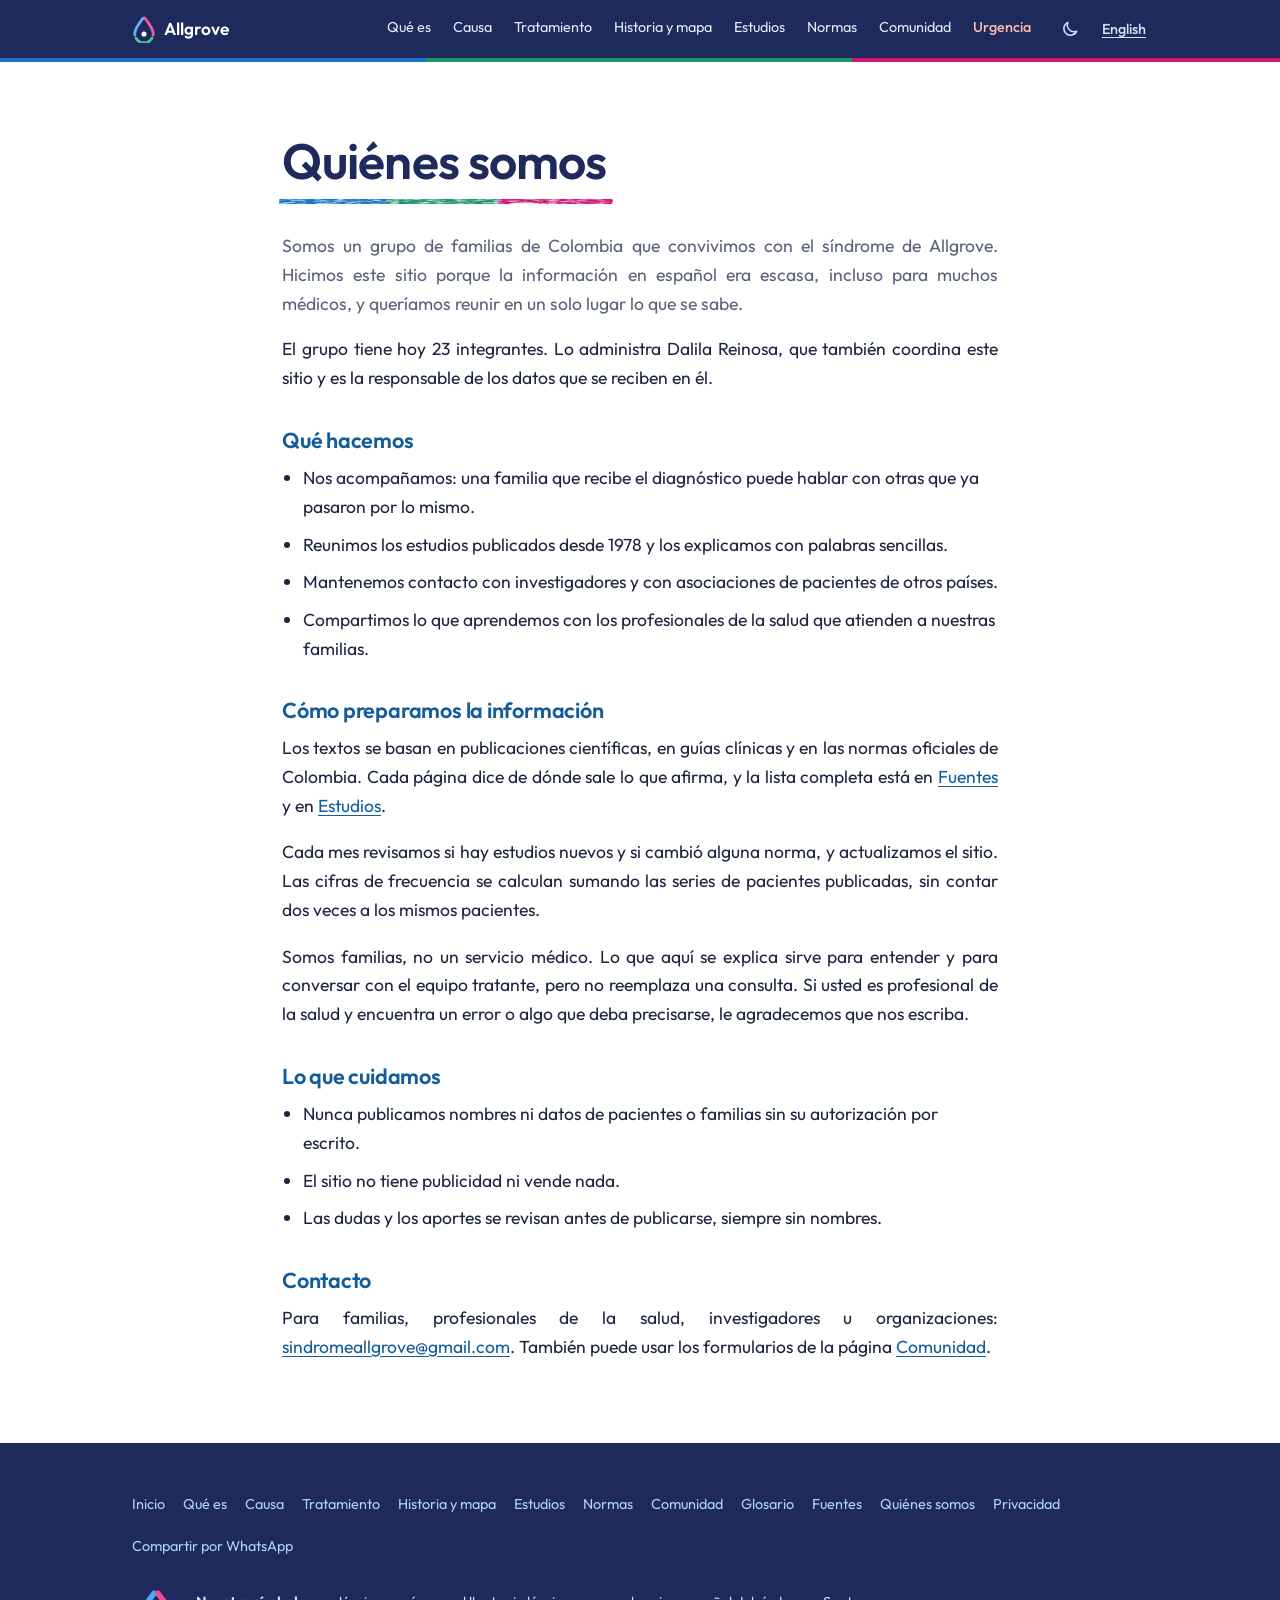
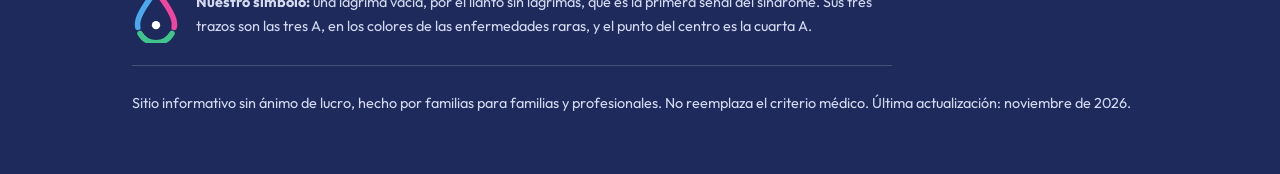
<file: quienes-somos.html>
<!DOCTYPE html>
<html lang="es">
<head>
<meta charset="utf-8">
<meta name="viewport" content="width=device-width, initial-scale=1">
<title>Quiénes somos · Síndrome de Allgrove</title>
<meta name="description" content="Un grupo de familias de Colombia que conviven con el síndrome de Allgrove: qué hacemos, cómo preparamos la información y cómo contactarnos.">
<meta property="og:type" content="website">
<meta property="og:site_name" content="Síndrome de Allgrove">
<meta property="og:title" content="Quiénes somos">
<meta property="og:description" content="Un grupo de familias de Colombia que conviven con el síndrome de Allgrove: qué hacemos, cómo preparamos la información y cómo contactarnos.">
<meta property="og:locale" content="es_CO">
<meta property="og:url" content="https://sindromedeallgrove.org/quienes-somos">
<meta property="og:image" content="https://sindromedeallgrove.org/img/compartir.png">
<meta property="og:image:width" content="1200">
<meta property="og:image:height" content="630">
<meta name="twitter:card" content="summary_large_image">
<link rel="canonical" href="https://sindromedeallgrove.org/quienes-somos">
<meta name="theme-color" content="#1f2a5c">
<script type="application/ld+json">{"@context": "https://schema.org", "@graph": [{"@type": "Organization", "@id": "https://sindromedeallgrove.org/#grupo", "name": "Grupo de familias con síndrome de Allgrove en Colombia", "url": "https://sindromedeallgrove.org/", "email": "sindromeallgrove@gmail.com", "logo": "https://sindromedeallgrove.org/img/compartir.png", "areaServed": "CO"}, {"@type": "MedicalWebPage", "url": "https://sindromedeallgrove.org/quienes-somos", "name": "Quiénes somos", "description": "Un grupo de familias de Colombia que conviven con el síndrome de Allgrove: qué hacemos, cómo preparamos la información y cómo contactarnos.", "inLanguage": "es", "isPartOf": {"@id": "https://sindromedeallgrove.org/#sitio"}, "publisher": {"@id": "https://sindromedeallgrove.org/#grupo"}, "about": {"@type": "MedicalCondition", "name": "Síndrome de Allgrove", "alternateName": ["Síndrome triple A", "Síndrome 4A", "Triple A syndrome", "Allgrove syndrome", "Achalasia-addisonianism-alacrima syndrome"], "code": [{"@type": "MedicalCode", "codingSystem": "OMIM", "codeValue": "231550"}, {"@type": "MedicalCode", "codingSystem": "ORPHA", "codeValue": "869"}]}, "audience": [{"@type": "PeopleAudience", "audienceType": "Pacientes y familias"}, {"@type": "MedicalAudience", "audienceType": "Profesionales de la salud"}], "lastReviewed": "2026-11-14"}]}</script>
<link rel="icon" href="data:image/svg+xml,%3Csvg xmlns=%27http://www.w3.org/2000/svg%27 viewBox=%270 0 52 60%27%3E%3Cpath pathLength=%273%27 d=%27M26 4C26 4 6 28 6 40a20 20 0 0 0 40 0C46 28 26 4 26 4z%27 fill=%27none%27 stroke=%27%231976c5%27 stroke-width=%277%27 stroke-linecap=%27round%27 stroke-dasharray=%27.86 2.14%27 stroke-dashoffset=%27-.07%27/%3E%3Cpath pathLength=%273%27 d=%27M26 4C26 4 6 28 6 40a20 20 0 0 0 40 0C46 28 26 4 26 4z%27 fill=%27none%27 stroke=%27%231f9467%27 stroke-width=%277%27 stroke-linecap=%27round%27 stroke-dasharray=%27.86 2.14%27 stroke-dashoffset=%27-1.07%27/%3E%3Cpath pathLength=%273%27 d=%27M26 4C26 4 6 28 6 40a20 20 0 0 0 40 0C46 28 26 4 26 4z%27 fill=%27none%27 stroke=%27%23cf1578%27 stroke-width=%277%27 stroke-linecap=%27round%27 stroke-dasharray=%27.86 2.14%27 stroke-dashoffset=%27-2.07%27/%3E%3Ccircle cx=%2726%27 cy=%2741%27 r=%275%27 fill=%27%231f2a5c%27/%3E%3C/svg%3E">
<link rel="preload" href="/fonts/outfit-latin.woff" as="font" type="font/woff" crossorigin>
<link rel="stylesheet" href="/css/site.css?v=a4e6f3dd">
<script>try{if(localStorage.getItem("tema")==="oscuro")document.documentElement.dataset.theme="dark"}catch(e){}</script>
</head>
<body class="c0"><span id="arriba"></span>
<a class="skip" href="#contenido" data-en="Skip to content">Saltar al contenido</a>
<nav><div class="wrap">
  <a class="brand" href="/"><svg viewBox="0 0 52 60" aria-hidden="true"><path pathLength="3" d="M26 4C26 4 6 28 6 40a20 20 0 0 0 40 0C46 28 26 4 26 4z" fill="none" stroke="#5db4f2" stroke-width="6" stroke-linecap="round" stroke-dasharray=".86 2.14" stroke-dashoffset="-.07"/><path pathLength="3" d="M26 4C26 4 6 28 6 40a20 20 0 0 0 40 0C46 28 26 4 26 4z" fill="none" stroke="#46c993" stroke-width="6" stroke-linecap="round" stroke-dasharray=".86 2.14" stroke-dashoffset="-1.07"/><path pathLength="3" d="M26 4C26 4 6 28 6 40a20 20 0 0 0 40 0C46 28 26 4 26 4z" fill="none" stroke="#f25aab" stroke-width="6" stroke-linecap="round" stroke-dasharray=".86 2.14" stroke-dashoffset="-2.07"/><circle cx="26" cy="41" r="5.5" fill="#ffffff"/></svg>
    Allgrove</a>
  <button id="menu" aria-label="Menú" aria-expanded="false" aria-controls="links"><svg viewBox="0 0 24 24" aria-hidden="true"><path d="M4 7h16M4 12h16M4 17h16" fill="none" stroke="currentColor" stroke-width="2" stroke-linecap="round"/></svg></button>
  <div class="links" id="links"><a href="que-es#arriba" data-en="What it is">Qué es</a><a href="causa#arriba" data-en="Cause">Causa</a><a href="tratamiento#arriba" data-en="Treatment">Tratamiento</a><a href="historia-mapa#arriba" data-en="History and map">Historia y mapa</a><a href="estudios#arriba" data-en="Studies">Estudios</a><a href="normas#arriba" data-en="Rules">Normas</a><a href="comunidad#arriba" data-en="Community">Comunidad</a><a class="urg" href="que-es#urgencia" data-en="Emergency">Urgencia</a></div>
  <button id="theme" aria-label="Apariencia oscura o clara / Dark or light appearance" title="Apariencia oscura o clara"><svg class="moon" viewBox="0 0 24 24" aria-hidden="true"><path d="M20 14.5A8 8 0 0 1 9.5 4a8 8 0 1 0 10.5 10.5z" fill="none" stroke="currentColor" stroke-width="1.8" stroke-linejoin="round"/></svg><svg class="sun" viewBox="0 0 24 24" aria-hidden="true"><g fill="none" stroke="currentColor" stroke-width="1.8" stroke-linecap="round"><circle cx="12" cy="12" r="4.2"/><path d="M12 2.5v2M12 19.5v2M2.5 12h2M19.5 12h2M5.3 5.3l1.4 1.4M17.3 17.3l1.4 1.4M5.3 18.7l1.4-1.4M17.3 6.7l1.4-1.4"/></g></svg></button>
  <button id="lang" aria-label="Cambiar idioma / Change language">English</button>
</div></nav>
<div class="tri"></div>
<main id="contenido">

<section class="about"><div class="wrap narrow"><h1 class="ph" data-en="About us">Quiénes somos</h1><p class="lead" data-en="We are a group of families in Colombia living with Allgrove syndrome. We made this site because information in Spanish was scarce, even for many doctors, and we wanted to bring together in one place what is known about it.">Somos un grupo de familias de Colombia que convivimos con el síndrome de Allgrove. Hicimos este sitio porque la información en español era escasa, incluso para muchos médicos, y queríamos reunir en un solo lugar lo que se sabe.</p><p data-en="The group currently has 23 members. It is run by Dalila Reinosa, who also coordinates this site and is responsible for the data it receives.">El grupo tiene hoy 23 integrantes. Lo administra Dalila Reinosa, que también coordina este sitio y es la responsable de los datos que se reciben en él.</p><h2 data-en="What we do">Qué hacemos</h2><ul class="dolist"><li data-en="We support one another: a family that receives the diagnosis can talk to others who have been through it.">Nos acompañamos: una familia que recibe el diagnóstico puede hablar con otras que ya pasaron por lo mismo.</li><li data-en="We gather the research published since 1978 and explain it in plain words.">Reunimos los estudios publicados desde 1978 y los explicamos con palabras sencillas.</li><li data-en="We keep in touch with researchers and with patient organisations in other countries.">Mantenemos contacto con investigadores y con asociaciones de pacientes de otros países.</li><li data-en="We share what we learn with the health professionals who care for our families.">Compartimos lo que aprendemos con los profesionales de la salud que atienden a nuestras familias.</li></ul><h2 data-en="How we prepare the information">Cómo preparamos la información</h2><p data-en="The texts are based on scientific publications, clinical guidelines and official Colombian regulations. Each page says where its statements come from, and the full list is under <a href='fuentes#arriba'>Sources</a> and <a href='estudios#arriba'>Studies</a>.">Los textos se basan en publicaciones científicas, en guías clínicas y en las normas oficiales de Colombia. Cada página dice de dónde sale lo que afirma, y la lista completa está en <a href="fuentes#arriba">Fuentes</a> y en <a href="estudios#arriba">Estudios</a>.</p><p data-en="Every month we check for new studies and for changes in the regulations, and we update the site. Frequency figures are calculated by pooling published patient series, without counting the same patients twice.">Cada mes revisamos si hay estudios nuevos y si cambió alguna norma, y actualizamos el sitio. Las cifras de frecuencia se calculan sumando las series de pacientes publicadas, sin contar dos veces a los mismos pacientes.</p><p data-en="We are families, not a medical service. What is explained here helps to understand and to talk with the treating team, but it does not replace a consultation. If you are a health professional and find an error or something that should be clarified, please write to us.">Somos familias, no un servicio médico. Lo que aquí se explica sirve para entender y para conversar con el equipo tratante, pero no reemplaza una consulta. Si usted es profesional de la salud y encuentra un error o algo que deba precisarse, le agradecemos que nos escriba.</p><h2 data-en="What we look after">Lo que cuidamos</h2><ul class="dolist"><li data-en="We never publish the names or data of patients or families without their written authorisation.">Nunca publicamos nombres ni datos de pacientes o familias sin su autorización por escrito.</li><li data-en="The site has no advertising and sells nothing.">El sitio no tiene publicidad ni vende nada.</li><li data-en="Questions and contributions are reviewed before being published, always without names.">Las dudas y los aportes se revisan antes de publicarse, siempre sin nombres.</li></ul><h2 data-en="Contact">Contacto</h2><p data-en="For families, health professionals, researchers or organisations: <a href='mailto:sindromeallgrove@gmail.com'>sindromeallgrove@gmail.com</a>. You can also use the forms on the <a href='comunidad#arriba'>Community</a> page.">Para familias, profesionales de la salud, investigadores u organizaciones: <a href="mailto:sindromeallgrove@gmail.com">sindromeallgrove@gmail.com</a>. También puede usar los formularios de la página <a href="comunidad#arriba">Comunidad</a>.</p></div></section>

</main>
<footer><div class="wrap">
  <div class="fnav"><a href="/" data-en="Home">Inicio</a><a href="que-es#arriba" data-en="What it is">Qué es</a><a href="causa#arriba" data-en="Cause">Causa</a><a href="tratamiento#arriba" data-en="Treatment">Tratamiento</a><a href="historia-mapa#arriba" data-en="History and map">Historia y mapa</a><a href="estudios#arriba" data-en="Studies">Estudios</a><a href="normas#arriba" data-en="Rules">Normas</a><a href="comunidad#arriba" data-en="Community">Comunidad</a><a href="glosario#arriba" data-en="Glossary">Glosario</a><a href="fuentes#arriba" data-en="Sources">Fuentes</a><a href="quienes-somos#arriba" data-en="About us">Quiénes somos</a><a href="privacidad#arriba" data-en="Privacy">Privacidad</a><a class="wa" href="https://wa.me/?text=Qui%C3%A9nes%20somos%20%C2%B7%20S%C3%ADndrome%20de%20Allgrove%20https%3A//sindromedeallgrove.org/quienes-somos" target="_blank" rel="noopener" data-en="Share on WhatsApp">Compartir por WhatsApp</a></div>
  <div class="sym">
    <svg viewBox="0 0 52 60" aria-hidden="true"><path pathLength="3" d="M26 4C26 4 6 28 6 40a20 20 0 0 0 40 0C46 28 26 4 26 4z" fill="none" stroke="#4aa8ec" stroke-width="6" stroke-linecap="round" stroke-dasharray=".86 2.14" stroke-dashoffset="-.07"/><path pathLength="3" d="M26 4C26 4 6 28 6 40a20 20 0 0 0 40 0C46 28 26 4 26 4z" fill="none" stroke="#3fc48c" stroke-width="6" stroke-linecap="round" stroke-dasharray=".86 2.14" stroke-dashoffset="-1.07"/><path pathLength="3" d="M26 4C26 4 6 28 6 40a20 20 0 0 0 40 0C46 28 26 4 26 4z" fill="none" stroke="#f0469f" stroke-width="6" stroke-linecap="round" stroke-dasharray=".86 2.14" stroke-dashoffset="-2.07"/><circle cx="26" cy="41" r="4.5" fill="#fff"/></svg>
    <div data-en="<b>Our symbol:</b> an empty tear, for crying without tears, the first sign of the syndrome. Its three strokes are the three A's in the colours of rare diseases, and the dot in the centre is the fourth A."><b>Nuestro símbolo:</b> una lágrima vacía, por el llanto sin lágrimas, que es la primera señal del síndrome. Sus tres trazos son las tres A, en los colores de las enfermedades raras, y el punto del centro es la cuarta A.</div>
  </div>
  
  <p data-en="Non-profit information site, made by families for families and professionals. It does not replace medical judgement. Last updated: November 2026.">Sitio informativo sin ánimo de lucro, hecho por familias para familias y profesionales. No reemplaza el criterio médico. Última actualización: noviembre de 2026.</p>
</div></footer>
<script>

/* ====== DATOS QUE SE PUEDEN CAMBIAR ====== */
const CFG={email:'sindromeallgrove@gmail.com',formDudas:'https://docs.google.com/forms/d/e/1FAIpQLSf2p6Z48f2wGDU_VybIar9rW73zNMHu0Y_9bswxXj80Nb1ElA/viewform',formRegistro:'https://docs.google.com/forms/d/e/1FAIpQLSeiKzhqTxMyVPc9ULYMJvGkuxNW48rqU-hjV5tPHIJV5LboUg/viewform'};   // correo y enlaces a los formularios
const POSTS=[];   // dudas y aportes publicados: {rol:'Familiar', es:'texto', en:'text', fecha:'2026-11'}
/* ========================================= */
const $=s=>document.querySelector(s), $$=s=>[...document.querySelectorAll(s)];
const el=(t,c,x)=>{const e=document.createElement(t);if(c)e.className=c;if(x!=null)e.textContent=x;return e};
let LANG='es';const T=(es,en)=>LANG==='en'?en:es;const redraw=[];

const li=()=>LANG==='en'?1:0;
/* reveal, bars, nav */
function show(e){e.classList.add('in');e.querySelectorAll('.fill').forEach(f=>f.style.width=f.dataset.w+'%')}
if('IntersectionObserver' in window){
 const io=new IntersectionObserver(es=>es.forEach(e=>{if(e.isIntersecting){show(e.target);io.unobserve(e.target)}}),{threshold:.08});
 $$('.card').forEach(e=>io.observe(e));
}else $$('.card').forEach(show);

/* language */
function setLang(l){LANG=l;document.documentElement.lang=l;
 $$('[data-en]').forEach(e=>{if(e.dataset.es===undefined)e.dataset.es=e.innerHTML;e.innerHTML=l==='en'?e.dataset.en:e.dataset.es});
 $('#lang').textContent=l==='en'?'Español':'English';redraw.forEach(f=>f())}
if(!location.hash||location.hash==='#arriba'){try{history.scrollRestoration='manual'}catch(e){}scrollTo(0,0)}
$('#lang').onclick=()=>{setLang(LANG==='es'?'en':'es');try{localStorage.setItem('lang',LANG)}catch(e){}};
try{if(localStorage.getItem('lang')==='en')setLang('en')}catch(e){}
(function(){const t=$('#theme');if(!t)return;const set=d=>{if(d)document.documentElement.dataset.theme='dark';else delete document.documentElement.dataset.theme;t.setAttribute('aria-pressed',d?'true':'false');try{localStorage.setItem('tema',d?'oscuro':'claro')}catch(e){}};t.setAttribute('aria-pressed',document.documentElement.dataset.theme==='dark'?'true':'false');t.onclick=()=>set(document.documentElement.dataset.theme!=='dark')})();
(function(){const b=$('#menu'),l=$('#links');if(!b)return;b.onclick=()=>{const o=l.classList.toggle('open');b.setAttribute('aria-expanded',o)}})();

</script>
</body>
</html>
</file>
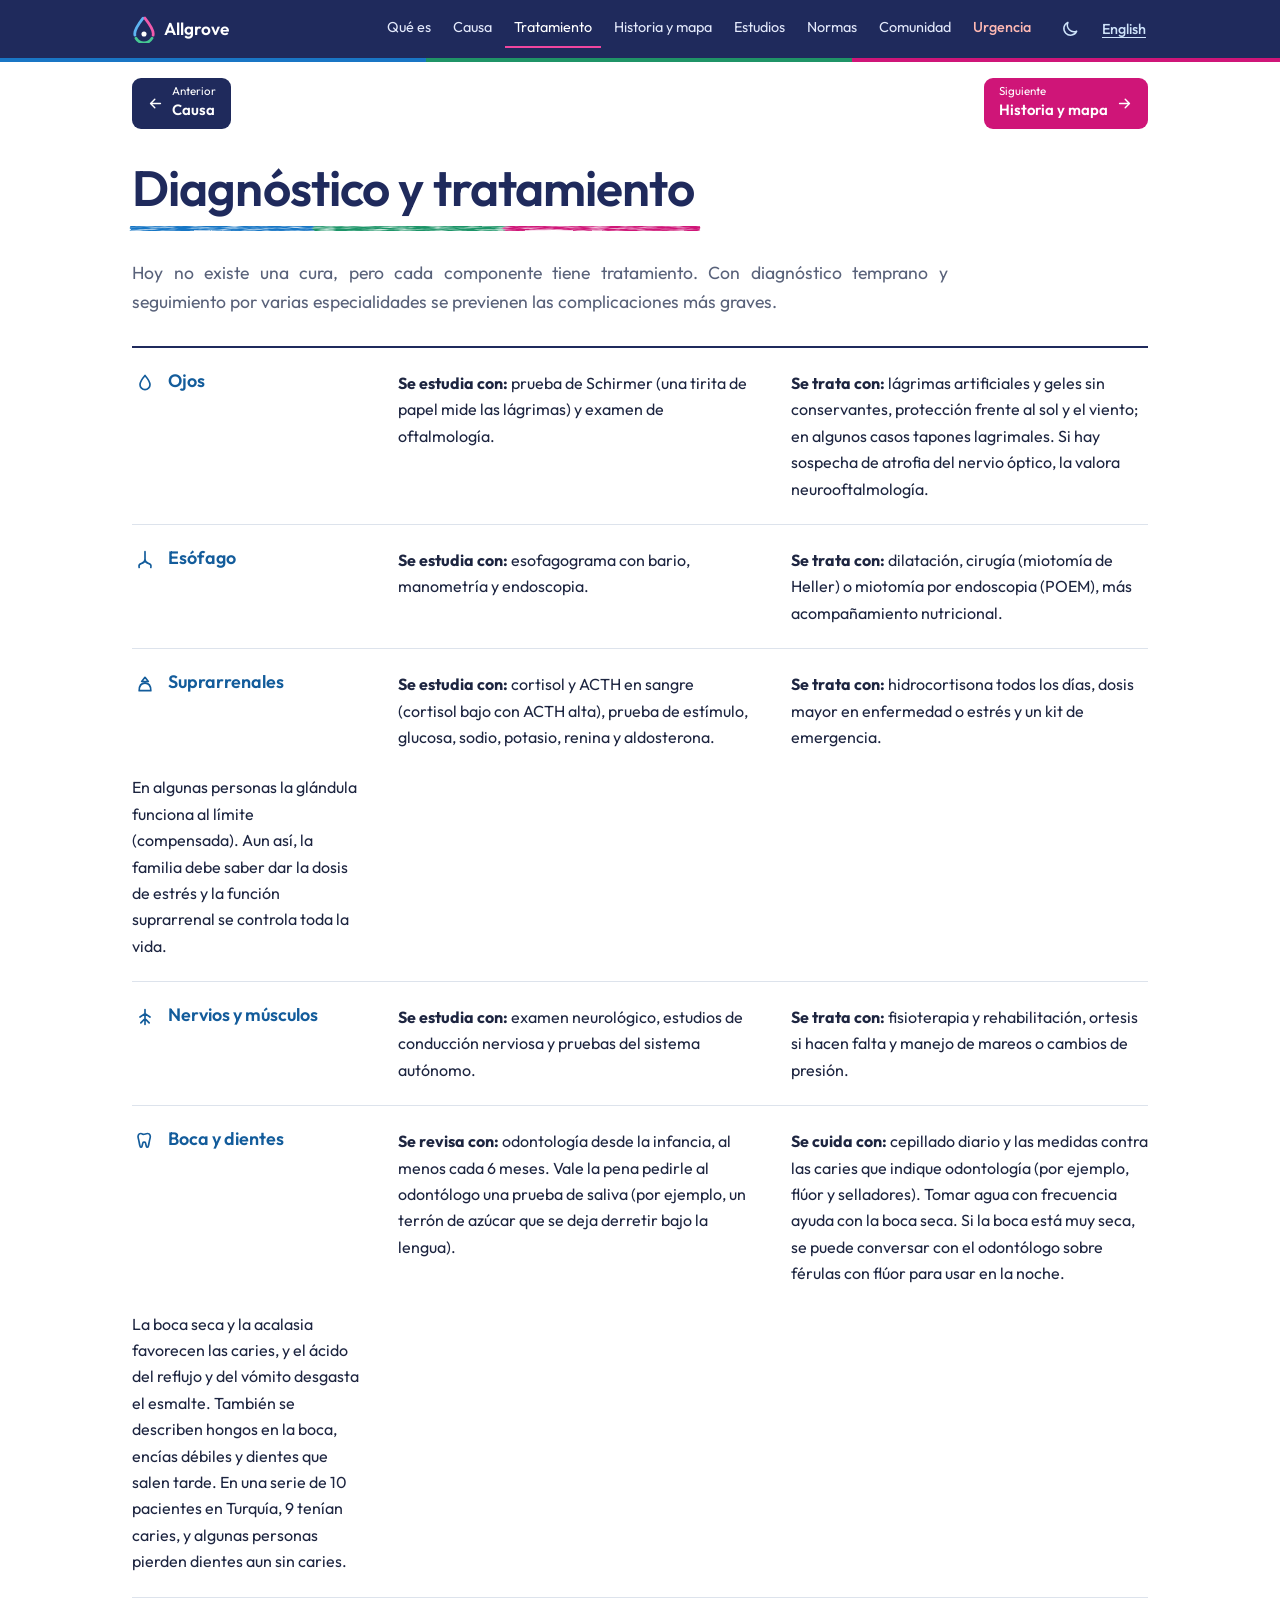
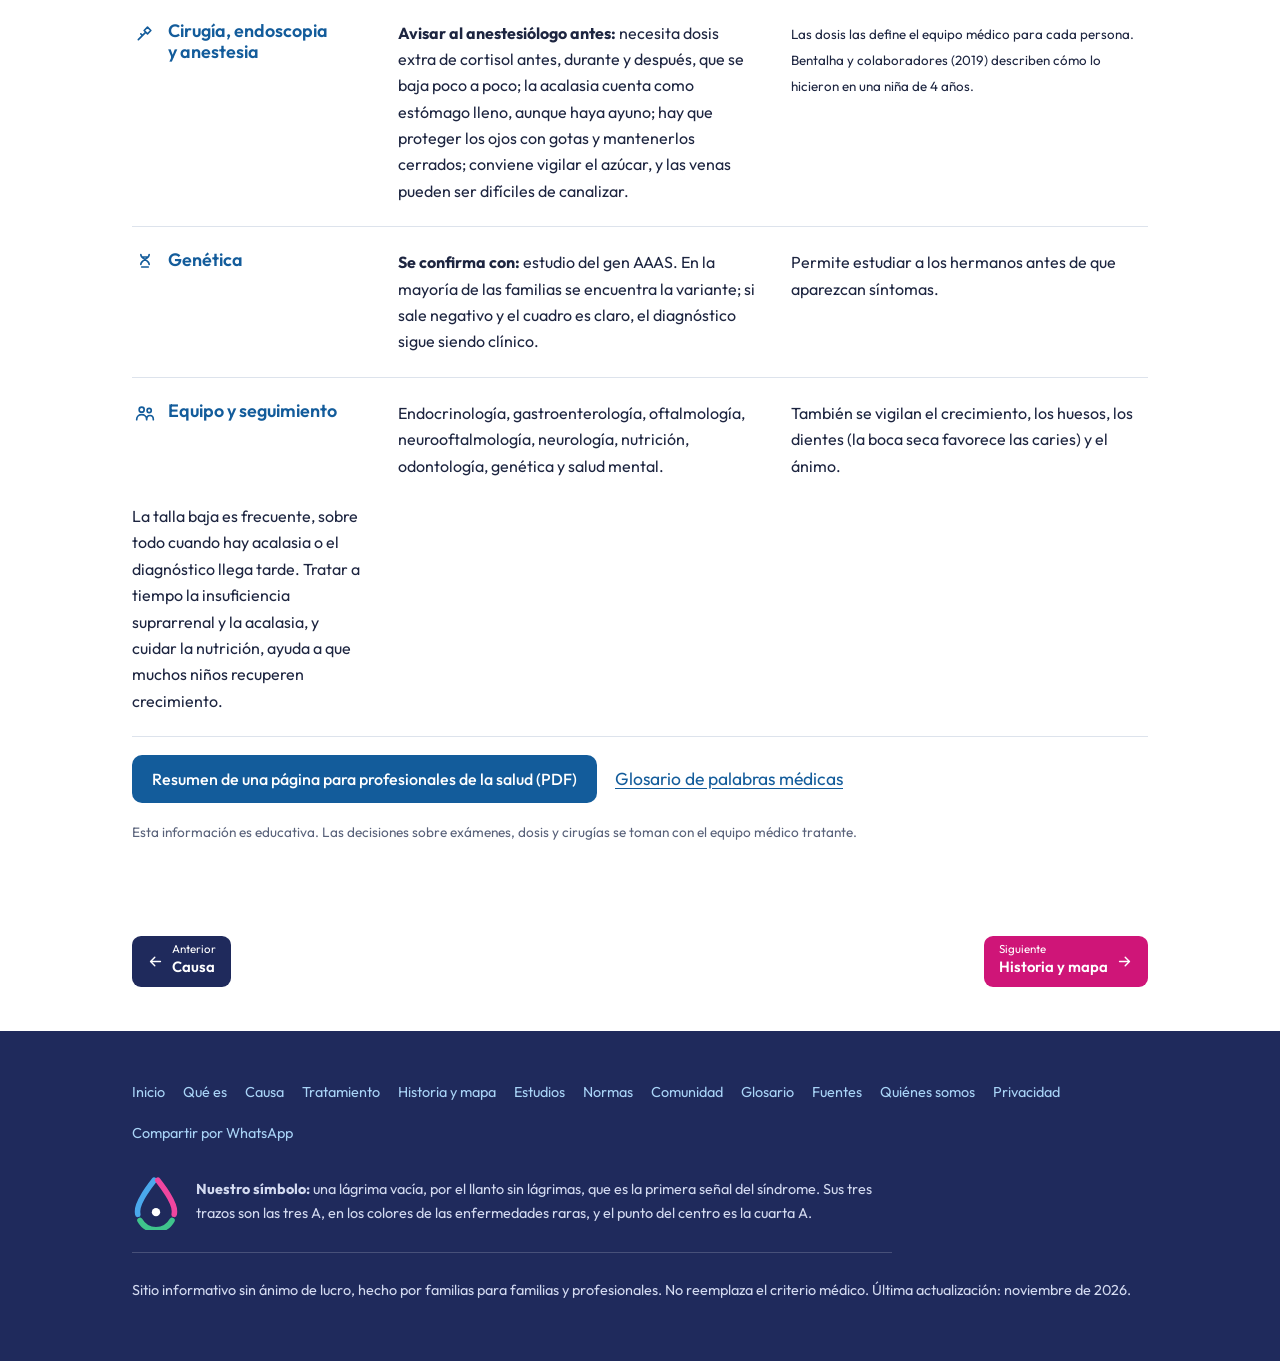
<file: tratamiento.html>
<!DOCTYPE html>
<html lang="es">
<head>
<meta charset="utf-8">
<meta name="viewport" content="width=device-width, initial-scale=1">
<title>Diagnóstico y tratamiento del síndrome de Allgrove · Síndrome de Allgrove</title>
<meta name="description" content="Exámenes y tratamiento del síndrome de Allgrove: ojos, esófago, glándulas suprarrenales, nervios y genética.">
<meta property="og:type" content="website">
<meta property="og:site_name" content="Síndrome de Allgrove">
<meta property="og:title" content="Diagnóstico y tratamiento del síndrome de Allgrove">
<meta property="og:description" content="Exámenes y tratamiento del síndrome de Allgrove: ojos, esófago, glándulas suprarrenales, nervios y genética.">
<meta property="og:locale" content="es_CO">
<meta property="og:url" content="https://sindromedeallgrove.org/tratamiento">
<meta property="og:image" content="https://sindromedeallgrove.org/img/compartir.png">
<meta property="og:image:width" content="1200">
<meta property="og:image:height" content="630">
<meta name="twitter:card" content="summary_large_image">
<link rel="canonical" href="https://sindromedeallgrove.org/tratamiento">
<meta name="theme-color" content="#1f2a5c">
<script type="application/ld+json">{"@context": "https://schema.org", "@graph": [{"@type": "Organization", "@id": "https://sindromedeallgrove.org/#grupo", "name": "Grupo de familias con síndrome de Allgrove en Colombia", "url": "https://sindromedeallgrove.org/", "email": "sindromeallgrove@gmail.com", "logo": "https://sindromedeallgrove.org/img/compartir.png", "areaServed": "CO"}, {"@type": "MedicalWebPage", "url": "https://sindromedeallgrove.org/tratamiento", "name": "Diagnóstico y tratamiento del síndrome de Allgrove", "description": "Exámenes y tratamiento del síndrome de Allgrove: ojos, esófago, glándulas suprarrenales, nervios y genética.", "inLanguage": "es", "isPartOf": {"@id": "https://sindromedeallgrove.org/#sitio"}, "publisher": {"@id": "https://sindromedeallgrove.org/#grupo"}, "about": {"@type": "MedicalCondition", "name": "Síndrome de Allgrove", "alternateName": ["Síndrome triple A", "Síndrome 4A", "Triple A syndrome", "Allgrove syndrome", "Achalasia-addisonianism-alacrima syndrome"], "code": [{"@type": "MedicalCode", "codingSystem": "OMIM", "codeValue": "231550"}, {"@type": "MedicalCode", "codingSystem": "ORPHA", "codeValue": "869"}]}, "audience": [{"@type": "PeopleAudience", "audienceType": "Pacientes y familias"}, {"@type": "MedicalAudience", "audienceType": "Profesionales de la salud"}], "lastReviewed": "2026-11-14"}]}</script>
<link rel="icon" href="data:image/svg+xml,%3Csvg xmlns=%27http://www.w3.org/2000/svg%27 viewBox=%270 0 52 60%27%3E%3Cpath pathLength=%273%27 d=%27M26 4C26 4 6 28 6 40a20 20 0 0 0 40 0C46 28 26 4 26 4z%27 fill=%27none%27 stroke=%27%231976c5%27 stroke-width=%277%27 stroke-linecap=%27round%27 stroke-dasharray=%27.86 2.14%27 stroke-dashoffset=%27-.07%27/%3E%3Cpath pathLength=%273%27 d=%27M26 4C26 4 6 28 6 40a20 20 0 0 0 40 0C46 28 26 4 26 4z%27 fill=%27none%27 stroke=%27%231f9467%27 stroke-width=%277%27 stroke-linecap=%27round%27 stroke-dasharray=%27.86 2.14%27 stroke-dashoffset=%27-1.07%27/%3E%3Cpath pathLength=%273%27 d=%27M26 4C26 4 6 28 6 40a20 20 0 0 0 40 0C46 28 26 4 26 4z%27 fill=%27none%27 stroke=%27%23cf1578%27 stroke-width=%277%27 stroke-linecap=%27round%27 stroke-dasharray=%27.86 2.14%27 stroke-dashoffset=%27-2.07%27/%3E%3Ccircle cx=%2726%27 cy=%2741%27 r=%275%27 fill=%27%231f2a5c%27/%3E%3C/svg%3E">
<link rel="preload" href="/fonts/outfit-latin.woff" as="font" type="font/woff" crossorigin>
<link rel="stylesheet" href="/css/site.css?v=a4e6f3dd">
<script>try{if(localStorage.getItem("tema")==="oscuro")document.documentElement.dataset.theme="dark"}catch(e){}</script>
</head>
<body class="c0"><span id="arriba"></span>
<a class="skip" href="#contenido" data-en="Skip to content">Saltar al contenido</a>
<nav><div class="wrap">
  <a class="brand" href="/"><svg viewBox="0 0 52 60" aria-hidden="true"><path pathLength="3" d="M26 4C26 4 6 28 6 40a20 20 0 0 0 40 0C46 28 26 4 26 4z" fill="none" stroke="#5db4f2" stroke-width="6" stroke-linecap="round" stroke-dasharray=".86 2.14" stroke-dashoffset="-.07"/><path pathLength="3" d="M26 4C26 4 6 28 6 40a20 20 0 0 0 40 0C46 28 26 4 26 4z" fill="none" stroke="#46c993" stroke-width="6" stroke-linecap="round" stroke-dasharray=".86 2.14" stroke-dashoffset="-1.07"/><path pathLength="3" d="M26 4C26 4 6 28 6 40a20 20 0 0 0 40 0C46 28 26 4 26 4z" fill="none" stroke="#f25aab" stroke-width="6" stroke-linecap="round" stroke-dasharray=".86 2.14" stroke-dashoffset="-2.07"/><circle cx="26" cy="41" r="5.5" fill="#ffffff"/></svg>
    Allgrove</a>
  <button id="menu" aria-label="Menú" aria-expanded="false" aria-controls="links"><svg viewBox="0 0 24 24" aria-hidden="true"><path d="M4 7h16M4 12h16M4 17h16" fill="none" stroke="currentColor" stroke-width="2" stroke-linecap="round"/></svg></button>
  <div class="links" id="links"><a href="que-es#arriba" data-en="What it is">Qué es</a><a href="causa#arriba" data-en="Cause">Causa</a><a href="tratamiento#arriba" class="on" aria-current="page" data-en="Treatment">Tratamiento</a><a href="historia-mapa#arriba" data-en="History and map">Historia y mapa</a><a href="estudios#arriba" data-en="Studies">Estudios</a><a href="normas#arriba" data-en="Rules">Normas</a><a href="comunidad#arriba" data-en="Community">Comunidad</a><a class="urg" href="que-es#urgencia" data-en="Emergency">Urgencia</a></div>
  <button id="theme" aria-label="Apariencia oscura o clara / Dark or light appearance" title="Apariencia oscura o clara"><svg class="moon" viewBox="0 0 24 24" aria-hidden="true"><path d="M20 14.5A8 8 0 0 1 9.5 4a8 8 0 1 0 10.5 10.5z" fill="none" stroke="currentColor" stroke-width="1.8" stroke-linejoin="round"/></svg><svg class="sun" viewBox="0 0 24 24" aria-hidden="true"><g fill="none" stroke="currentColor" stroke-width="1.8" stroke-linecap="round"><circle cx="12" cy="12" r="4.2"/><path d="M12 2.5v2M12 19.5v2M2.5 12h2M19.5 12h2M5.3 5.3l1.4 1.4M17.3 17.3l1.4 1.4M5.3 18.7l1.4-1.4M17.3 6.7l1.4-1.4"/></g></svg></button>
  <button id="lang" aria-label="Cambiar idioma / Change language">English</button>
</div></nav>
<div class="tri"></div>
<main id="contenido">
<div class="wrap pntop"><div class="pn"><a class="prev" href="causa#arriba"><svg viewBox="0 0 24 24" aria-hidden="true"><path d="M5 12h13M13 6l6 6-6 6" fill="none" stroke="currentColor" stroke-width="2" stroke-linecap="round" stroke-linejoin="round"/></svg><span><small data-en="Previous">Anterior</small><span data-en="Cause">Causa</span></span></a><a href="historia-mapa#arriba"><span><small data-en="Next">Siguiente</small><span data-en="History and map">Historia y mapa</span></span><svg viewBox="0 0 24 24" aria-hidden="true"><path d="M5 12h13M13 6l6 6-6 6" fill="none" stroke="currentColor" stroke-width="2" stroke-linecap="round" stroke-linejoin="round"/></svg></a></div></div>
<section id="cuidado"><div class="wrap">
  <h1 class="ph" data-en="Diagnosis and treatment">Diagnóstico y tratamiento</h1>
  <p class="lead" data-en="There is no cure today, but each component can be treated. Early diagnosis and follow-up by several specialties prevent the most serious complications.">Hoy no existe una cura, pero cada componente tiene tratamiento. Con diagnóstico temprano y seguimiento por varias especialidades se previenen las complicaciones más graves.</p>
  <div class="carelist">
    <div class="card care"><h3 aria-level="2"><span class="ico"><svg viewBox="0 0 24 24"><path d="M12 3s6 7 6 11a6 6 0 0 1-12 0c0-4 6-11 6-11z"/></svg></span><span data-en="Eyes">Ojos</span></h3><p data-en="<b>Tested with:</b> Schirmer test (a paper strip measures tears) and an eye examination."><b>Se estudia con:</b> prueba de Schirmer (una tirita de papel mide las lágrimas) y examen de oftalmología.</p><p data-en="<b>Treated with:</b> preservative-free artificial tears and gels, protection from sun and wind; sometimes punctal plugs. If optic nerve atrophy is suspected, a neuro-ophthalmologist assesses it."><b>Se trata con:</b> lágrimas artificiales y geles sin conservantes, protección frente al sol y el viento; en algunos casos tapones lagrimales. Si hay sospecha de atrofia del nervio óptico, la valora neurooftalmología.</p></div>
    <div class="card care"><h3><span class="ico"><svg viewBox="0 0 24 24"><path d="M12 2v9q0 4-4 5t-3 5M12 11q0 4 4 5t3 5"/></svg></span><span data-en="Oesophagus">Esófago</span></h3><p data-en="<b>Tested with:</b> barium swallow, manometry and endoscopy."><b>Se estudia con:</b> esofagograma con bario, manometría y endoscopia.</p><p data-en="<b>Treated with:</b> dilation, surgery (Heller myotomy) or endoscopic myotomy (POEM), plus nutritional support."><b>Se trata con:</b> dilatación, cirugía (miotomía de Heller) o miotomía por endoscopia (POEM), más acompañamiento nutricional.</p></div>
    <div class="card care"><h3><span class="ico"><svg viewBox="0 0 24 24"><path d="M5 20c0-6 3-9 7-9s7 3 7 9zM8 9l4-5 4 5z"/></svg></span><span data-en="Adrenal glands">Suprarrenales</span></h3><p data-en="<b>Tested with:</b> blood cortisol and ACTH (low cortisol with high ACTH), stimulation test, glucose, sodium, potassium, renin and aldosterone."><b>Se estudia con:</b> cortisol y ACTH en sangre (cortisol bajo con ACTH alta), prueba de estímulo, glucosa, sodio, potasio, renina y aldosterona.</p><p data-en="<b>Treated with:</b> daily hydrocortisone, higher doses during illness or stress, and an emergency kit."><b>Se trata con:</b> hidrocortisona todos los días, dosis mayor en enfermedad o estrés y un kit de emergencia.</p><p data-en="In some people the adrenal glands work at their limit (compensated). Even then, the family should know how to give a stress dose, and adrenal function should be checked for life.">En algunas personas la glándula funciona al límite (compensada). Aun así, la familia debe saber dar la dosis de estrés y la función suprarrenal se controla toda la vida.</p></div>
    <div class="card care"><h3><span class="ico"><svg viewBox="0 0 24 24"><path d="M12 3v18M12 8l-6 4M12 8l6 4M12 14l-5 5M12 14l5 5"/></svg></span><span data-en="Nerves and muscles">Nervios y músculos</span></h3><p data-en="<b>Tested with:</b> neurological examination, nerve conduction studies and autonomic tests."><b>Se estudia con:</b> examen neurológico, estudios de conducción nerviosa y pruebas del sistema autónomo.</p><p data-en="<b>Treated with:</b> physiotherapy and rehabilitation, orthoses if needed, and management of dizziness or blood pressure changes."><b>Se trata con:</b> fisioterapia y rehabilitación, ortesis si hacen falta y manejo de mareos o cambios de presión.</p></div>
    <div class="card care"><h3><span class="ico"><svg viewBox="0 0 24 24"><path d="M7 3c-3 0-4 3-3 6 1 3 1 6 2 9 .5 2 2 2 2.5 0l1-4c.3-1 2.7-1 3 0l1 4c.5 2 2 2 2.5 0 1-3 1-6 2-9 1-3 0-6-3-6-2 0-3 1-5 1S9 3 7 3z"/></svg></span><span data-en="Mouth and teeth">Boca y dientes</span></h3><p data-en="<b>Checked by:</b> dentistry from early childhood, at least every 6 months. It is worth asking the dentist for a saliva test (for example, a sugar cube left to melt under the tongue)."><b>Se revisa con:</b> odontología desde la infancia, al menos cada 6 meses. Vale la pena pedirle al odontólogo una prueba de saliva (por ejemplo, un terrón de azúcar que se deja derretir bajo la lengua).</p><p data-en="<b>Cared for with:</b> daily brushing and the measures against tooth decay that the dentist recommends (for example fluoride and sealants). Drinking water often helps with a dry mouth. If the mouth is very dry, ask the dentist about fluoride trays worn at night."><b>Se cuida con:</b> cepillado diario y las medidas contra las caries que indique odontología (por ejemplo, flúor y selladores). Tomar agua con frecuencia ayuda con la boca seca. Si la boca está muy seca, se puede conversar con el odontólogo sobre férulas con flúor para usar en la noche.</p><p data-en="A dry mouth and achalasia favour tooth decay, and the acid from reflux and vomiting wears down the enamel. Fungal infections of the mouth, weak gums and teeth that come in late are also described. In a series of 10 patients in Turkey, 9 had caries, and some people lose teeth even without decay.">La boca seca y la acalasia favorecen las caries, y el ácido del reflujo y del vómito desgasta el esmalte. También se describen hongos en la boca, encías débiles y dientes que salen tarde. En una serie de 10 pacientes en Turquía, 9 tenían caries, y algunas personas pierden dientes aun sin caries.</p></div>
    <div class="card care"><h3><span class="ico"><svg viewBox="0 0 24 24"><path d="M4 20l9-9M11 9l4-4 4 4-4 4zM9 15l-2-2"/></svg></span><span data-en="Surgery, endoscopy and anaesthesia">Cirugía, endoscopia y anestesia</span></h3><p data-en="<b>Tell the anaesthetist beforehand:</b> the person needs extra cortisol before, during and after the procedure, lowered little by little; achalasia means treating the stomach as full, even after fasting; the eyes must be protected with drops and kept closed; blood sugar should be checked; and veins can be hard to find."><b>Avisar al anestesiólogo antes:</b> necesita dosis extra de cortisol antes, durante y después, que se baja poco a poco; la acalasia cuenta como estómago lleno, aunque haya ayuno; hay que proteger los ojos con gotas y mantenerlos cerrados; conviene vigilar el azúcar, y las venas pueden ser difíciles de canalizar.</p><p data-en="<small>The doses are set by the medical team for each person. Bentalha et al. (2019) describe how they did it in a 4-year-old girl.</small>"><small>Las dosis las define el equipo médico para cada persona. Bentalha y colaboradores (2019) describen cómo lo hicieron en una niña de 4 años.</small></p></div>
    <div class="card care"><h3><span class="ico"><svg viewBox="0 0 24 24"><path d="M7 3c0 6 10 6 10 12M17 3c0 6-10 6-10 12M8 6h8M8 18h8"/></svg></span><span data-en="Genetics">Genética</span></h3><p data-en="<b>Confirmed with:</b> a test of the AAAS gene. Most families have a variant; if the test is negative and the picture is clear, the diagnosis remains clinical."><b>Se confirma con:</b> estudio del gen AAAS. En la mayoría de las familias se encuentra la variante; si sale negativo y el cuadro es claro, el diagnóstico sigue siendo clínico.</p><p data-en="It allows siblings to be tested before symptoms appear.">Permite estudiar a los hermanos antes de que aparezcan síntomas.</p></div>
    <div class="card care"><h3><span class="ico"><svg viewBox="0 0 24 24"><circle cx="8" cy="8" r="3"/><circle cx="17" cy="9" r="2.5"/><path d="M2 20c0-4 3-6 6-6s6 2 6 6M14 20c0-3 1-5 4-5s4 2 4 5"/></svg></span><span data-en="Team and follow-up">Equipo y seguimiento</span></h3><p data-en="Endocrinology, gastroenterology, ophthalmology, neuro-ophthalmology, neurology, nutrition, dentistry, genetics and mental health.">Endocrinología, gastroenterología, oftalmología, neurooftalmología, neurología, nutrición, odontología, genética y salud mental.</p><p data-en="Growth, bones, teeth (a dry mouth favours decay) and mood are also monitored.">También se vigilan el crecimiento, los huesos, los dientes (la boca seca favorece las caries) y el ánimo.</p><p data-en="Short stature is common, especially when there is achalasia or the diagnosis comes late. Treating the adrenal insufficiency and the achalasia in time and ensuring good nutrition help many children catch up.">La talla baja es frecuente, sobre todo cuando hay acalasia o el diagnóstico llega tarde. Tratar a tiempo la insuficiencia suprarrenal y la acalasia, y cuidar la nutrición, ayuda a que muchos niños recuperen crecimiento.</p></div>
  </div>
  <p class="pdfdoc"><a class="btn blue" href="docs/resumen-para-medicos.pdf" target="_blank" rel="noopener" data-en="One-page summary for health professionals (PDF, in Spanish)">Resumen de una página para profesionales de la salud (PDF)</a> <a href="glosario#arriba" data-en="Glossary of medical words">Glosario de palabras médicas</a></p>
  <p class="src" style="margin-top:18px;" data-en="This information is educational. Decisions about tests, doses and surgery are made with the treating medical team.">Esta información es educativa. Las decisiones sobre exámenes, dosis y cirugías se toman con el equipo médico tratante.</p>
</div></section>
<div class="wrap"><div class="pn"><a class="prev" href="causa#arriba"><svg viewBox="0 0 24 24" aria-hidden="true"><path d="M5 12h13M13 6l6 6-6 6" fill="none" stroke="currentColor" stroke-width="2" stroke-linecap="round" stroke-linejoin="round"/></svg><span><small data-en="Previous">Anterior</small><span data-en="Cause">Causa</span></span></a><a href="historia-mapa#arriba"><span><small data-en="Next">Siguiente</small><span data-en="History and map">Historia y mapa</span></span><svg viewBox="0 0 24 24" aria-hidden="true"><path d="M5 12h13M13 6l6 6-6 6" fill="none" stroke="currentColor" stroke-width="2" stroke-linecap="round" stroke-linejoin="round"/></svg></a></div></div>
</main>
<footer><div class="wrap">
  <div class="fnav"><a href="/" data-en="Home">Inicio</a><a href="que-es#arriba" data-en="What it is">Qué es</a><a href="causa#arriba" data-en="Cause">Causa</a><a href="tratamiento#arriba" data-en="Treatment">Tratamiento</a><a href="historia-mapa#arriba" data-en="History and map">Historia y mapa</a><a href="estudios#arriba" data-en="Studies">Estudios</a><a href="normas#arriba" data-en="Rules">Normas</a><a href="comunidad#arriba" data-en="Community">Comunidad</a><a href="glosario#arriba" data-en="Glossary">Glosario</a><a href="fuentes#arriba" data-en="Sources">Fuentes</a><a href="quienes-somos#arriba" data-en="About us">Quiénes somos</a><a href="privacidad#arriba" data-en="Privacy">Privacidad</a><a class="wa" href="https://wa.me/?text=Diagn%C3%B3stico%20y%20tratamiento%20del%20s%C3%ADndrome%20de%20Allgrove%20%C2%B7%20S%C3%ADndrome%20de%20Allgrove%20https%3A//sindromedeallgrove.org/tratamiento" target="_blank" rel="noopener" data-en="Share on WhatsApp">Compartir por WhatsApp</a></div>
  <div class="sym">
    <svg viewBox="0 0 52 60" aria-hidden="true"><path pathLength="3" d="M26 4C26 4 6 28 6 40a20 20 0 0 0 40 0C46 28 26 4 26 4z" fill="none" stroke="#4aa8ec" stroke-width="6" stroke-linecap="round" stroke-dasharray=".86 2.14" stroke-dashoffset="-.07"/><path pathLength="3" d="M26 4C26 4 6 28 6 40a20 20 0 0 0 40 0C46 28 26 4 26 4z" fill="none" stroke="#3fc48c" stroke-width="6" stroke-linecap="round" stroke-dasharray=".86 2.14" stroke-dashoffset="-1.07"/><path pathLength="3" d="M26 4C26 4 6 28 6 40a20 20 0 0 0 40 0C46 28 26 4 26 4z" fill="none" stroke="#f0469f" stroke-width="6" stroke-linecap="round" stroke-dasharray=".86 2.14" stroke-dashoffset="-2.07"/><circle cx="26" cy="41" r="4.5" fill="#fff"/></svg>
    <div data-en="<b>Our symbol:</b> an empty tear, for crying without tears, the first sign of the syndrome. Its three strokes are the three A's in the colours of rare diseases, and the dot in the centre is the fourth A."><b>Nuestro símbolo:</b> una lágrima vacía, por el llanto sin lágrimas, que es la primera señal del síndrome. Sus tres trazos son las tres A, en los colores de las enfermedades raras, y el punto del centro es la cuarta A.</div>
  </div>
  
  <p data-en="Non-profit information site, made by families for families and professionals. It does not replace medical judgement. Last updated: November 2026.">Sitio informativo sin ánimo de lucro, hecho por familias para familias y profesionales. No reemplaza el criterio médico. Última actualización: noviembre de 2026.</p>
</div></footer>
<script>

/* ====== DATOS QUE SE PUEDEN CAMBIAR ====== */
const CFG={email:'sindromeallgrove@gmail.com',formDudas:'https://docs.google.com/forms/d/e/1FAIpQLSf2p6Z48f2wGDU_VybIar9rW73zNMHu0Y_9bswxXj80Nb1ElA/viewform',formRegistro:'https://docs.google.com/forms/d/e/1FAIpQLSeiKzhqTxMyVPc9ULYMJvGkuxNW48rqU-hjV5tPHIJV5LboUg/viewform'};   // correo y enlaces a los formularios
const POSTS=[];   // dudas y aportes publicados: {rol:'Familiar', es:'texto', en:'text', fecha:'2026-11'}
/* ========================================= */
const $=s=>document.querySelector(s), $$=s=>[...document.querySelectorAll(s)];
const el=(t,c,x)=>{const e=document.createElement(t);if(c)e.className=c;if(x!=null)e.textContent=x;return e};
let LANG='es';const T=(es,en)=>LANG==='en'?en:es;const redraw=[];

const li=()=>LANG==='en'?1:0;
/* reveal, bars, nav */
function show(e){e.classList.add('in');e.querySelectorAll('.fill').forEach(f=>f.style.width=f.dataset.w+'%')}
if('IntersectionObserver' in window){
 const io=new IntersectionObserver(es=>es.forEach(e=>{if(e.isIntersecting){show(e.target);io.unobserve(e.target)}}),{threshold:.08});
 $$('.card').forEach(e=>io.observe(e));
}else $$('.card').forEach(show);

/* language */
function setLang(l){LANG=l;document.documentElement.lang=l;
 $$('[data-en]').forEach(e=>{if(e.dataset.es===undefined)e.dataset.es=e.innerHTML;e.innerHTML=l==='en'?e.dataset.en:e.dataset.es});
 $('#lang').textContent=l==='en'?'Español':'English';redraw.forEach(f=>f())}
if(!location.hash||location.hash==='#arriba'){try{history.scrollRestoration='manual'}catch(e){}scrollTo(0,0)}
$('#lang').onclick=()=>{setLang(LANG==='es'?'en':'es');try{localStorage.setItem('lang',LANG)}catch(e){}};
try{if(localStorage.getItem('lang')==='en')setLang('en')}catch(e){}
(function(){const t=$('#theme');if(!t)return;const set=d=>{if(d)document.documentElement.dataset.theme='dark';else delete document.documentElement.dataset.theme;t.setAttribute('aria-pressed',d?'true':'false');try{localStorage.setItem('tema',d?'oscuro':'claro')}catch(e){}};t.setAttribute('aria-pressed',document.documentElement.dataset.theme==='dark'?'true':'false');t.onclick=()=>set(document.documentElement.dataset.theme!=='dark')})();
(function(){const b=$('#menu'),l=$('#links');if(!b)return;b.onclick=()=>{const o=l.classList.toggle('open');b.setAttribute('aria-expanded',o)}})();

</script>
</body>
</html>
</file>
<file: css/site.css>
@font-face{font-family:"Outfit";src:url(/fonts/outfit-latin.woff) format("woff");font-weight:300 700;font-style:normal;font-display:swap}

:root{
  /* Guía de salud, sobria y cercana: columna de lectura a la izquierda, gráficos al lado, tres colores de marca usados por función */
  color-scheme:light;
  --paper:#fbfbf8; --tint:#f1f5f9; --ink:#1d2540; --navy:#1f2a5c; --muted:#59627a; --line:#e2e6ee;
  --blue:#1976c5; --blue-d:#135c9b; --blue-soft:#e3effa;
  --green:#1f9467; --green-d:#16704e; --green-soft:#e2f3ea;
  --mag:#cf1578; --mag-d:#a61060; --mag-soft:#fbe6f1;
  --gold:#f2b632; --alert:#b3261e;
  --font:"Outfit","Poppins","Century Gothic",system-ui,sans-serif;
}
*{box-sizing:border-box}
html{scroll-behavior:smooth}
body{margin:0;font-family:var(--font);font-weight:400;color:var(--ink);background:var(--paper);font-size:17.5px;line-height:1.65}
h1,h2,h3{line-height:1.18;margin:0 0 .5em;color:var(--navy);font-weight:600;text-wrap:balance}
h2{font-size:clamp(1.65rem,3.2vw,2.2rem);padding-top:18px;position:relative}
h2::before{content:"";position:absolute;left:0;top:0;width:66px;height:5px;background:linear-gradient(90deg,var(--blue) 0 22px,var(--green) 22px 44px,var(--mag) 44px)}
h3{font-size:1.15rem}
p{margin:0 0 1em}
section p,section li,details p{text-align:justify;hyphens:auto;-webkit-hyphens:auto}
a{color:var(--blue-d);text-underline-offset:3px}
:focus-visible{outline:3px solid var(--gold);outline-offset:2px}
.wrap{max-width:1060px;margin:0 auto;padding:0 22px}
section{padding:64px 0;scroll-margin-top:62px;border-top:1px solid var(--line)}
section.alt{background:var(--tint)}
.lead{font-size:1.1rem;color:var(--muted);max-width:68ch}
.tri{height:4px;background:linear-gradient(90deg,var(--blue) 0 33.3%,var(--green) 33.3% 66.6%,var(--mag) 66.6%)}

nav{position:sticky;top:0;z-index:50;background:var(--paper);border-bottom:1px solid var(--line)}
nav .wrap{display:flex;align-items:center;gap:14px;height:58px}
.brand{font-weight:600;color:var(--navy);text-decoration:none;white-space:nowrap;display:flex;align-items:center;gap:8px;font-size:1.08rem}
.brand svg{width:24px;height:28px}
.links{display:flex;gap:4px;overflow-x:auto;margin-left:auto;scrollbar-width:none}
.links::-webkit-scrollbar{display:none}
.links a{padding:6px 9px;text-decoration:none;color:var(--ink);font-size:.9rem;white-space:nowrap;border-bottom:2px solid transparent}
.links a:hover,.links a.on{color:var(--mag-d);border-bottom-color:var(--mag)}
#lang{flex:none;border:0;background:none;color:var(--blue-d);font:500 .9rem var(--font);cursor:pointer;text-decoration:underline;text-underline-offset:3px;padding:6px 2px}

.hero{padding:64px 0 56px}
.hero .grid{display:grid;grid-template-columns:1.05fr .95fr;gap:56px;align-items:center}
.eyebrow{color:var(--muted);font-size:.95rem;margin:0 0 14px}
.hero h1{font-size:clamp(2.4rem,5.6vw,3.9rem);margin:0;letter-spacing:-.01em}
.scribble{display:block;width:min(330px,80%);height:14px;margin:4px 0 14px}
.aka{font-size:1.15rem;color:var(--mag-d);font-weight:500;margin:0 0 14px}
.intro{font-size:1.1rem;max-width:54ch;margin:0}
.btns{display:flex;gap:14px;flex-wrap:wrap;margin-top:24px;align-items:center}
.btn{display:inline-block;padding:11px 20px;border-radius:10px;font-weight:500;text-decoration:none;border:0;cursor:pointer;font-family:inherit;font-size:1rem}
.btn.mag{background:var(--mag);color:#fff}
.btn.mag:hover{background:var(--mag-d)}
.btn.line{border:1.5px solid var(--navy);color:var(--navy);background:transparent}
.btn.blue{background:var(--blue-d);color:#fff}
.btn.off{background:#e9edf2;color:#737d92;cursor:default}
.aaa{list-style:none;margin:0;padding:0;border-top:1px solid var(--line)}
.aaa li{display:grid;grid-template-columns:54px 1fr;gap:16px;align-items:center;padding:15px 0;border-bottom:1px solid var(--line)}
.aaa b{width:54px;height:54px;border-radius:50%;display:grid;place-items:center;color:#fff;font-size:1.5rem;font-weight:600}
.aaa .a1{background:var(--blue)}.aaa .a2{background:var(--green)}.aaa .a3{background:var(--mag)}.aaa .a4{background:#fff;color:var(--navy);border:2px dashed var(--navy);font-size:1.2rem}
.aaa strong{display:block;font-weight:600;color:var(--navy)}
.aaa span{color:var(--muted);font-size:.95rem;line-height:1.4;display:block}
.facts{background:var(--navy);color:#fff}
.facts .wrap{display:grid;grid-template-columns:repeat(4,1fr)}
.fact{padding:26px 22px;border-left:1px solid rgba(255,255,255,.18)}
.fact:first-child{border-left:0;padding-left:0}
.fact b{font-size:1.45rem;display:block;line-height:1.15;font-weight:600;font-variant-numeric:tabular-nums}
.fact span{font-size:.9rem;color:#cdd5ee;line-height:1.4;display:block;margin-top:4px}

.explore{display:grid;grid-template-columns:340px 1fr;gap:40px;align-items:start;margin-top:28px}
.figure{text-align:center}
.figure svg{width:100%;max-width:340px;height:auto;display:block;margin:0 auto}
.figure small{color:var(--muted)}
.hot{cursor:pointer}
.hot .c{fill:var(--mag);stroke:#fff;stroke-width:3}
.hot text{fill:#fff;font:600 15px var(--font);text-anchor:middle;pointer-events:none}
.hot.on .c{fill:var(--navy)}
.hot:hover .c{fill:var(--mag-d)}
.tabs{display:flex;flex-wrap:wrap;gap:8px;margin-bottom:14px}
.tab{border:1.5px solid var(--line);background:#fff;color:var(--navy);padding:8px 14px;border-radius:8px;font-weight:500;cursor:pointer;font-family:inherit;font-size:.95rem}
.tab.on{background:var(--navy);border-color:var(--navy);color:#fff}
.panel{background:#fff;border:1px solid var(--line);border-radius:12px;padding:26px;min-height:300px}
.panel h3{font-size:1.45rem}
.panel ul{padding-left:1.1em;margin:.4em 0 0}
.tag{display:inline-block;color:var(--mag-d);font-weight:500;font-size:.9rem;margin-bottom:8px}

.two{display:grid;grid-template-columns:1fr 1fr;gap:26px}
.card{background:#fff;border:1px solid var(--line);border-radius:12px;padding:24px}
.bar{margin:14px 0}
.bar .lab{display:flex;justify-content:space-between;font-weight:500;font-size:.95rem;font-variant-numeric:tabular-nums}
.bar .track{height:10px;border-radius:5px;background:var(--tint);overflow:hidden;margin-top:5px}
.bar .fill{height:100%;width:0;border-radius:5px;background:var(--blue);transition:width 1.2s ease}
.bar:nth-of-type(2) .fill{background:var(--green)}.bar:nth-of-type(3) .fill{background:var(--mag)}.bar:nth-of-type(4) .fill{background:var(--navy)}
.src{font-size:.85rem;color:var(--muted);margin-top:12px}
.age{display:grid;grid-template-columns:150px 1fr;align-items:center;gap:10px;margin:12px 0;font-size:.93rem;font-weight:500}
.age .tr{position:relative;height:22px;background:repeating-linear-gradient(90deg,var(--tint) 0 calc(20% - 1px),var(--line) calc(20% - 1px) 20%);border-radius:4px}
.age .sp{position:absolute;top:4px;height:14px;border-radius:7px}
.axis{display:grid;grid-template-columns:150px 1fr;gap:10px;font-size:.78rem;color:var(--muted)}
.axis div:last-child{display:flex;justify-content:space-between}
.flags{display:grid;grid-template-columns:repeat(3,1fr);gap:0;margin-top:28px;border-top:1px solid var(--line)}
.flag{padding:18px 22px 4px 0;border-top:4px solid var(--blue);margin-right:22px}
.flag:nth-child(2){border-top-color:var(--green)}.flag:nth-child(3){border-top-color:var(--mag);margin-right:0}
.flag b{display:block;color:var(--navy);font-weight:600;margin-bottom:4px}
.callout{border-left:5px solid var(--green);background:var(--green-soft);border-radius:0 12px 12px 0;padding:22px 24px;margin-top:30px}
.callout h3{color:var(--green-d)}
.alertbox{background:#fff;border:1.5px solid #e9b5b1;border-left:5px solid var(--alert);border-radius:0 12px 12px 0;padding:22px 24px;margin-top:22px}
.alertbox h3{color:var(--alert)}

.cellbox{background:#fff;border:1px solid var(--line);border-radius:12px;padding:24px;margin-top:28px}
.cellgrid{display:grid;grid-template-columns:1.25fr 1fr;gap:26px;align-items:center}
#cell{width:100%;height:auto;display:block}
#cell .rad,#cell .anti,#cell .prot,#cell .cort{transform-box:fill-box;transform-origin:center}
#cell .lab{font:500 13px var(--font);fill:var(--navy)}
#cellg{transition:opacity .8s,filter .8s}
.gate{fill:var(--green);transition:fill .5s}
.s2 .gate,.s3 .gate,.s4 .gate{fill:#b6bfcd}
.dna{fill:none;stroke:var(--navy);stroke-width:4;stroke-linecap:round;transition:stroke .5s}
.s3 .dna,.s4 .dna{stroke:var(--mag);stroke-dasharray:9 9}
.rad{fill:var(--mag);animation:wander 3.2s ease-in-out infinite alternate}
.r2{opacity:0;transition:opacity .8s}
.s3 .r2,.s4 .r2{opacity:1}
.anti{fill:var(--green);animation:wander 4s ease-in-out infinite alternate-reverse;transition:opacity .8s}
.s3 .anti{opacity:.4}.s4 .anti{opacity:.12}
.prot{fill:var(--blue);animation:enter 3s linear infinite}
.s2 .prot,.s3 .prot,.s4 .prot{animation-name:bounce}
.cort{fill:var(--gold);animation:out 2.4s linear infinite}
.s3 .cort{animation-duration:5s}.s4 .cort{display:none}
.mito{fill:#ffe1b0;stroke:#d98a1c;stroke-width:3;transition:fill .6s}
.s3 .mito,.s4 .mito{fill:#f6c6dc}
.hit{opacity:0}
.s3 .hit,.s4 .hit{animation:flash 1.2s infinite}
.s4 #cellg{opacity:.55;filter:grayscale(.7)}
.s4 .memb{stroke-dasharray:14 10}
@keyframes wander{0%{transform:translate(0,0)}33%{transform:translate(14px,-10px)}66%{transform:translate(-9px,12px)}100%{transform:translate(8px,6px)}}
@keyframes enter{0%{transform:translate(0,0);opacity:0}15%{opacity:1}80%{opacity:1}100%{transform:translate(-125px,0);opacity:0}}
@keyframes bounce{0%{transform:translate(0,0);opacity:0}15%{opacity:1}45%{transform:translate(-52px,0)}70%{transform:translate(-20px,-16px);opacity:1}100%{transform:translate(0,-22px);opacity:0}}
@keyframes out{0%{transform:translate(0,0);opacity:0}20%{opacity:1}100%{transform:translate(70px,0);opacity:0}}
@keyframes flash{0%,100%{opacity:0}50%{opacity:.9}}
.steps{display:flex;gap:8px;flex-wrap:wrap;margin-bottom:12px}
.legend{display:flex;flex-wrap:wrap;gap:6px 16px;font-size:.85rem;color:var(--muted);margin-top:14px}
.legend i{display:inline-block;width:11px;height:11px;border-radius:50%;margin-right:6px}

.inh{display:grid;gap:10px;justify-items:center;margin-top:8px}
.row{display:flex;gap:14px;justify-content:center;flex-wrap:wrap}
.person{width:96px;text-align:center;font-size:.85rem;font-weight:500}
.person i{display:block;width:52px;height:52px;border-radius:50%;margin:0 auto 6px;border:3px solid var(--blue);background:linear-gradient(90deg,var(--blue) 50%,#fff 50%)}
.person i.full{background:var(--mag);border-color:var(--mag)}.person i.none{background:#fff;border-color:var(--green)}
.person em{display:block;font-style:normal;color:var(--muted);font-weight:400}

.doc{display:grid;grid-template-columns:96px 1fr;gap:26px;align-items:start;max-width:860px}
.mono{width:96px;height:96px;border-radius:50%;background:var(--navy);display:grid;place-items:center;color:#fff;font-size:2rem;font-weight:600}
.tl{margin:34px 0 0;padding-left:26px;border-left:2px solid var(--line);max-width:820px}
.ev{position:relative;margin-bottom:22px}
.ev::before{content:"";position:absolute;left:-34px;top:8px;width:14px;height:14px;border-radius:50%;background:var(--blue);border:3px solid var(--tint)}
.ev:nth-child(3n+2)::before{background:var(--green)}.ev:nth-child(3n)::before{background:var(--mag)}
.ev b.y{font-size:1.2rem;color:var(--navy);display:block;font-weight:600;font-variant-numeric:tabular-nums}
.ev p{margin:0}

.grid3{display:grid;grid-template-columns:repeat(3,1fr);gap:18px;margin-top:24px}
.care h3{display:flex;align-items:center;gap:10px}
.ico{width:36px;height:36px;border-radius:50%;background:var(--blue-soft);display:grid;place-items:center;flex:none}
.ico svg{width:20px;height:20px;stroke:var(--blue-d);fill:none;stroke-width:2;stroke-linecap:round;stroke-linejoin:round}
.care p{font-size:.97rem}

.mapgrid{display:grid;grid-template-columns:1.5fr 1fr;gap:24px;margin-top:24px;align-items:start}
#map{position:relative;width:100%;height:440px;background:#fff;border:1px solid var(--line);border-radius:12px;overflow:hidden}
.hoverinfo{background:#fff;border:1px solid var(--line);border-radius:8px;padding:8px 12px;font:500 13px var(--font);color:var(--ink);box-shadow:0 4px 14px rgba(29,37,64,.16);max-width:240px}
.clist{background:#fff;border:1px solid var(--line);border-radius:12px;padding:8px;max-height:440px;overflow:auto}
.crow{display:grid;grid-template-columns:1fr auto;gap:5px 10px;padding:9px 10px;border-bottom:1px solid var(--line)}
.crow:last-child{border-bottom:0}
.crow b{font-weight:600}
.crow .n{font-weight:600;color:var(--mag-d);font-variant-numeric:tabular-nums}
.crow small{grid-column:1/-1;color:var(--muted);line-height:1.35}
.crow .mini{grid-column:1/-1;height:4px;border-radius:2px;background:var(--mag-soft)}
.crow .mini i{display:block;height:100%;border-radius:2px;background:var(--mag)}
.note{border-left:5px solid var(--blue);background:var(--blue-soft);border-radius:0 12px 12px 0;padding:16px 20px;font-size:.97rem;margin-top:20px}

.tools{display:flex;gap:10px;flex-wrap:wrap;margin:22px 0 8px}
.tools input,.tools select{font:inherit;font-size:.95rem;padding:9px 12px;border:1.5px solid var(--line);border-radius:8px;background:#fff;color:var(--ink)}
.tools input{flex:1;min-width:200px}
.count{font-size:.9rem;color:var(--muted);margin-bottom:2px}
#shint{margin-bottom:6px}
.year{font-size:1.35rem;font-weight:600;color:var(--navy);margin:26px 0 4px;padding-bottom:6px;border-bottom:2px solid var(--navy);font-variant-numeric:tabular-nums}
.study{padding:14px 0;border-bottom:1px solid var(--line)}
.study h4{margin:0 0 3px;font-size:1rem;line-height:1.4;font-weight:500}
.study .meta{font-size:.86rem;color:var(--muted)}
.study .why{margin:6px 0 0;font-size:.95rem}
.study .kw{color:var(--muted);font-size:.9rem}
.chips{display:flex;gap:6px 14px;flex-wrap:wrap;margin-top:6px}
.chip{font-size:.8rem;color:var(--blue-d)}
.chip.t{color:var(--mag-d);font-weight:500}
.chip.free{color:var(--green-d);font-weight:500}
#more{display:block;margin:20px auto 0}

.ways{display:grid;grid-template-columns:repeat(3,1fr);gap:18px;margin-top:24px}
.way{background:#fff;border:1px solid var(--line);border-top:4px solid var(--blue);border-radius:0 0 12px 12px;padding:22px;display:flex;flex-direction:column}
.way:nth-child(2){border-top-color:var(--green)}.way:nth-child(3){border-top-color:var(--mag)}
.way p{flex:1}
.mail{font-weight:500;color:var(--navy);overflow-wrap:anywhere}
.pub{margin-top:34px}
.post{background:#fff;border:1px solid var(--line);border-radius:12px;padding:16px 18px;margin-top:12px}
.msg{font-size:.93rem;color:var(--muted)}

details{border-bottom:1px solid var(--line);padding:14px 0;max-width:820px}
summary{font-weight:500;cursor:pointer;color:var(--navy);font-size:1.05rem}
details p{margin:.6em 0 0}
footer{background:var(--navy);color:#d3daf0;padding:44px 0;font-size:.9rem}
footer a{color:#a9d4f7}
footer h3{color:#fff}
footer ol{padding-left:1.2em;columns:2;column-gap:36px}
footer li{margin-bottom:6px;break-inside:avoid}
.sym{display:flex;gap:16px;align-items:center;margin:0 0 26px;padding-bottom:22px;border-bottom:1px solid rgba(255,255,255,.18);max-width:760px}
.sym svg{width:48px;height:56px;flex:none}

@media (max-width:860px){
  .hero .grid,.explore,.two,.mapgrid,.cellgrid{grid-template-columns:1fr}
  .hero .grid{gap:34px}
  .facts .wrap{grid-template-columns:1fr 1fr}
  .fact{padding:18px 14px;border-left:0;border-top:1px solid rgba(255,255,255,.18)}
  .fact:first-child{padding-left:14px}
  .flags,.grid3,.ways{grid-template-columns:1fr}
  .flag{margin-right:0}
  .doc{grid-template-columns:1fr}
  footer ol{columns:1}
  #map{height:300px}
  section{padding:48px 0}
  .age,.axis{grid-template-columns:110px 1fr}
}
@media (prefers-reduced-motion:reduce){*{animation:none!important;transition:none!important}}
.normgrid{display:grid;grid-template-columns:1fr 1fr;gap:18px;margin-top:22px;align-items:start}
.norm{list-style:none;margin:0;padding:0}
.norm li{padding:12px 0;border-top:1px solid var(--line)}.norm li:first-child{border-top:0;padding-top:0}
.norm b{color:var(--navy);font-weight:600;display:block;text-align:left;hyphens:none;-webkit-hyphens:none}
.norm .nt{display:inline-block;font-size:.8rem;font-weight:500;color:var(--green-d);background:var(--green-soft);border-radius:4px;padding:1px 7px;margin:4px 0}
.norm p{margin:2px 0 0;font-size:.95rem}
@media(max-width:820px){.normgrid{grid-template-columns:1fr}}

/* tono más cálido y hecho a mano */
:root{--paper:#fdfaf5;--tint:#f7f1e7;--line:#eae3d7}
section{border-top:0}
h2{padding-top:22px}
h2::before{width:84px;height:11px;background:url("data:image/svg+xml,%3Csvg xmlns='http://www.w3.org/2000/svg' viewBox='0 0 84 11'%3E%3Cg fill='none' stroke-width='3.4' stroke-linecap='round'%3E%3Cpath d='M3 7q6-6 12-1t11-2' stroke='%231976c5'/%3E%3Cpath d='M32 6q6-5 11 0t10-1' stroke='%231f9467'/%3E%3Cpath d='M59 7q6-6 11-1t11-3' stroke='%23cf1578'/%3E%3C/g%3E%3C/svg%3E") no-repeat left center/contain}
.card,.panel,.cellbox,.post,.clist,#map{border:0;border-radius:18px;box-shadow:0 1px 2px rgba(74,52,24,.07),0 10px 28px rgba(74,52,24,.07)}
.way{border-left:0;border-right:0;border-bottom:0;border-radius:18px;box-shadow:0 1px 2px rgba(74,52,24,.07),0 10px 28px rgba(74,52,24,.07)}
.btn,.tab{border-radius:999px}
.tools input,.tools select{border-radius:999px;padding:10px 16px;border-color:var(--line)}
.callout,.note,.alertbox{border-radius:6px 18px 18px 6px}
.norm .nt{border-radius:999px;padding:2px 10px}
.hero{position:relative;overflow:hidden}
.hero .wrap{position:relative;z-index:1}
.hero::before,.hero::after{content:"";position:absolute;z-index:0;pointer-events:none}
.hero::before{right:-70px;top:-40px;width:560px;height:500px;background:var(--blue-soft);opacity:.75;border-radius:58% 42% 55% 45%/46% 57% 43% 54%}
.hero::after{left:-130px;bottom:-150px;width:360px;height:320px;background:var(--mag-soft);opacity:.7;border-radius:44% 56% 40% 60%/56% 44% 60% 40%}
.aaa{border-top:0}.aaa li{border-bottom:1px dashed rgba(31,42,92,.18)}.aaa li:last-child{border-bottom:0}
.aaa b{border-radius:54% 46% 57% 43%/47% 55% 45% 53%}
.aaa li:nth-child(2) b{border-radius:46% 54% 44% 56%/55% 46% 54% 45%}
.aaa li:nth-child(3) b{border-radius:57% 43% 49% 51%/44% 56% 47% 53%}
.ico{border-radius:56% 44% 52% 48%/46% 54% 48% 52%}
.facts{background:none;padding:0 14px}
.facts .wrap{background:var(--navy);border-radius:24px;padding:6px 30px;max-width:1016px}
.mono{border-radius:54% 46% 57% 43%/47% 55% 45% 53%}
.hand{margin:18px 0 0;color:var(--muted);font-size:.95rem;display:flex;align-items:center;gap:8px}
.hand svg{width:22px;height:20px;flex:none}
@media (max-width:860px){.hero::before{width:380px;height:340px;right:-140px}.facts .wrap{padding:4px 18px}}

/* acuarela */
body{background:
 radial-gradient(ellipse 55% 40% at 0% 0%,rgba(25,118,197,.10),transparent 70%),
 radial-gradient(ellipse 45% 45% at 100% 35%,rgba(207,21,120,.07),transparent 70%),
 radial-gradient(ellipse 55% 45% at 10% 100%,rgba(31,148,103,.09),transparent 70%),var(--paper);background-attachment:fixed}
body::after{content:"";position:fixed;inset:0;z-index:200;pointer-events:none;opacity:.07;mix-blend-mode:multiply;background:url("data:image/svg+xml,%3Csvg xmlns='http://www.w3.org/2000/svg' width='220' height='220'%3E%3Cfilter id='p'%3E%3CfeTurbulence type='fractalNoise' baseFrequency='.8' numOctaves='3'/%3E%3CfeColorMatrix values='0 0 0 0 .35 0 0 0 0 .28 0 0 0 0 .2 0 0 0 .9 0'/%3E%3C/filter%3E%3Crect width='220' height='220' filter='url(%23p)'/%3E%3C/svg%3E")}
nav{background:rgba(253,250,245,.92);backdrop-filter:blur(8px)}
section.alt{background:
 radial-gradient(ellipse 60% 70% at 6% 8%,rgba(25,118,197,.13),transparent 70%),
 radial-gradient(ellipse 50% 60% at 96% 30%,rgba(207,21,120,.10),transparent 70%),
 radial-gradient(ellipse 60% 55% at 50% 100%,rgba(31,148,103,.11),transparent 70%),rgba(247,241,231,.7)}
.hero::before{background:radial-gradient(closest-side,rgba(25,118,197,.30),rgba(25,118,197,.14) 55%,transparent),radial-gradient(circle at 30% 80%,rgba(31,148,103,.22),transparent 45%);filter:blur(14px);opacity:1}
.hero::after{background:radial-gradient(closest-side,rgba(207,21,120,.24),rgba(207,21,120,.10) 60%,transparent);filter:blur(14px);opacity:1}
.card,.panel,.cellbox,.post,.go,.way{background:rgba(255,255,255,.88)}
.aaa .a1{background:radial-gradient(circle at 32% 28%,#6fb2ea,var(--blue) 72%)}
.aaa .a2{background:radial-gradient(circle at 32% 28%,#5cc79b,var(--green) 72%)}
.aaa .a3{background:radial-gradient(circle at 32% 28%,#ef62ae,var(--mag) 72%)}
.facts .wrap,footer{background:radial-gradient(ellipse 50% 90% at 8% 0%,#3d55a8,transparent 60%),radial-gradient(ellipse 45% 90% at 95% 100%,#7b2c7c,transparent 60%),radial-gradient(ellipse 40% 70% at 55% 110%,#1d6b6a,transparent 60%),var(--navy)}
.btn.mag{background:radial-gradient(ellipse at 30% 20%,#e84a9f,var(--mag) 70%)}
.callout{background:radial-gradient(ellipse 70% 100% at 0% 0%,#d2ecdc,transparent 70%),var(--green-soft)}
.note{background:radial-gradient(ellipse 70% 100% at 0% 0%,#cfe3f6,transparent 70%),var(--blue-soft)}
.bar .fill{background:linear-gradient(90deg,#6fb2ea,var(--blue))}
.bar:nth-of-type(2) .fill{background:linear-gradient(90deg,#5cc79b,var(--green))}.bar:nth-of-type(3) .fill{background:linear-gradient(90deg,#ef62ae,var(--mag))}.bar:nth-of-type(4) .fill{background:linear-gradient(90deg,#5a69ad,var(--navy))}

/* sitio en varias páginas */
@view-transition{navigation:auto}
.skip{position:absolute;left:-999px;top:0;background:#fff;padding:10px 14px;z-index:99;border-radius:0 0 10px 0}.skip:focus{left:0}
.ph{font-size:clamp(1.9rem,3.8vw,2.6rem);padding-top:22px;position:relative}
.ph::before{content:"";position:absolute;left:0;top:0;width:84px;height:11px;background:url("data:image/svg+xml,%3Csvg xmlns='http://www.w3.org/2000/svg' viewBox='0 0 84 11'%3E%3Cg fill='none' stroke-width='3.4' stroke-linecap='round'%3E%3Cpath d='M3 7q6-6 12-1t11-2' stroke='%231976c5'/%3E%3Cpath d='M32 6q6-5 11 0t10-1' stroke='%231f9467'/%3E%3Cpath d='M59 7q6-6 11-1t11-3' stroke='%23cf1578'/%3E%3C/g%3E%3C/svg%3E") no-repeat left center/contain}
main>section:first-child{padding-top:54px}
#menu{display:none;border:0;background:none;padding:8px;margin-left:auto;cursor:pointer;color:var(--navy)}#menu svg{width:26px;height:26px;display:block}
.links a.urg{color:var(--alert);font-weight:500}
.gogrid{display:grid;grid-template-columns:repeat(auto-fit,minmax(270px,1fr));gap:18px;margin-top:26px}
.go{position:relative;display:block;background:#fff;border-radius:18px;padding:22px 54px 22px 24px;text-decoration:none;color:var(--ink);box-shadow:0 1px 2px rgba(74,52,24,.07),0 10px 28px rgba(74,52,24,.07);transition:transform .2s,box-shadow .2s}
.go:hover{transform:translateY(-3px);box-shadow:0 2px 4px rgba(74,52,24,.08),0 16px 34px rgba(74,52,24,.12)}
.go b{display:block;color:var(--navy);font-weight:600;font-size:1.12rem;margin-bottom:4px}
.go span{color:var(--muted);font-size:.95rem;line-height:1.45;display:block}
.go i,.urgent i{position:absolute;right:20px;top:50%;margin-top:-11px;width:22px;height:22px;color:var(--mag)}.go i svg,.urgent i svg{width:22px;height:22px;display:block}
.go:nth-child(3n+1) i{color:var(--blue)}.go:nth-child(3n+2) i{color:var(--green)}
.urgent{position:relative;display:block;margin-top:22px;padding:18px 54px 18px 24px;border-radius:6px 18px 18px 6px;border-left:5px solid var(--alert);background:#fdf0ee;text-decoration:none;color:var(--ink)}
.urgent b{color:var(--alert);margin-right:8px}.urgent i{color:var(--alert)}
.tranki{margin-top:26px;border:2px dashed rgba(31,42,92,.28);border-radius:18px;padding:22px 24px;max-width:640px}
.tranki h3{font-size:1.3rem;margin:.3em 0}.tranki p{margin:0;color:var(--muted)}
.soon{display:inline-block;font-size:.8rem;font-weight:500;color:var(--mag-d);background:var(--mag-soft);border-radius:999px;padding:2px 10px}
.pn{display:flex;justify-content:space-between;gap:16px;flex-wrap:wrap;padding:30px 0 60px}
.pn a{display:inline-flex;align-items:center;gap:12px;text-decoration:none;font-weight:600;font-size:1.08rem;padding:14px 26px;border-radius:999px;color:#fff;background:radial-gradient(ellipse at 30% 20%,#e84a9f,var(--mag) 70%);box-shadow:0 8px 20px rgba(207,21,120,.28);transition:transform .2s}
.pn a.prev{background:radial-gradient(ellipse at 30% 20%,#4a5db0,var(--navy) 70%);box-shadow:0 8px 20px rgba(31,42,92,.25)}
.pn a:hover{transform:translateY(-2px)}.pn a svg{width:22px;height:22px}.pn a.prev svg{transform:scaleX(-1)}.pn small{display:block;font-weight:400;color:rgba(255,255,255,.85);font-size:.8rem;line-height:1.1}
@media (max-width:560px){.pn a{flex:1;justify-content:center;padding:14px 16px}}
.fnav{display:flex;flex-wrap:wrap;gap:6px 18px;margin:0 0 22px}.fnav a{text-decoration:none}
#urgencia{scroll-margin-top:80px}
@media (max-width:860px){
 #menu{display:block}nav .wrap{position:relative}#lang{margin-left:0}
 .links{display:none;position:absolute;left:0;right:0;top:58px;flex-direction:column;gap:0;background:var(--paper);border-bottom:1px solid var(--line);padding:8px 22px 14px;box-shadow:0 14px 24px rgba(74,52,24,.1);margin:0;overflow:visible}
 .links.open{display:flex}.links a{padding:12px 4px;font-size:1rem;border-bottom:1px solid var(--line)}
}

/* ===== Cuaderno de acuarela: papel, pigmento y línea de lápiz.
   Una sola pieza pintada por página; lo demás, texto sobre papel con reglas finas. ===== */
:root{--pencil:#d9cfbf;--sheet:#fffdf9;--tint:#f7f1e6}
body{background:var(--paper);min-height:100vh;display:flex;flex-direction:column}
main{flex:1}
nav{background:rgba(253,250,245,.95)}
.c0{--w:url("data:image/svg+xml,%3Csvg%20xmlns='http://www.w3.org/2000/svg'%20viewBox='0%200%20420%20120'%3E%3Cfilter%20id='f'%20x='-15%25'%20y='-25%25'%20width='130%25'%20height='150%25'%20color-interpolation-filters='sRGB'%3E%3CfeTurbulence%20type='fractalNoise'%20baseFrequency='.012'%20numOctaves='3'%20seed='3'%20result='n'/%3E%3CfeDisplacementMap%20in='SourceGraphic'%20in2='n'%20scale='12'%20xChannelSelector='R'%20yChannelSelector='G'%20result='d'/%3E%3CfeGaussianBlur%20in='d'%20stdDeviation='1'%20result='b'/%3E%3CfeTurbulence%20type='fractalNoise'%20baseFrequency='.03'%20numOctaves='4'%20seed='9'%20result='g'/%3E%3CfeColorMatrix%20in='g'%20type='matrix'%20values='0%200%200%200%200%200%200%200%200%200%200%200%200%200%200%200%200%200%20-1.7%201.5'%20result='ga'/%3E%3CfeComposite%20in='b'%20in2='ga'%20operator='in'%20result='tex'/%3E%3CfeMorphology%20in='b'%20operator='erode'%20radius='3'%20result='e'/%3E%3CfeGaussianBlur%20in='e'%20stdDeviation='3'%20result='eb'/%3E%3CfeComposite%20in='b'%20in2='eb'%20operator='out'%20result='rim'/%3E%3CfeMerge%3E%3CfeMergeNode%20in='tex'/%3E%3CfeMergeNode%20in='rim'/%3E%3C/feMerge%3E%3C/filter%3E%3Cpath%20d='M22%2062C30%2030%20120%2020%20215%2024C300%2027%20396%2030%20400%2060C404%2092%20300%20100%20205%2098C118%2096%2012%2096%2022%2062Z'%20fill='%231976c5'%20fill-opacity='0.3'%20filter='url%28%23f%29'/%3E%3C/svg%3E");--blot:url("data:image/svg+xml,%3Csvg%20xmlns='http://www.w3.org/2000/svg'%20viewBox='0%200%20640%20420'%3E%3Cfilter%20id='f'%20x='-15%25'%20y='-25%25'%20width='130%25'%20height='150%25'%20color-interpolation-filters='sRGB'%3E%3CfeTurbulence%20type='fractalNoise'%20baseFrequency='.012'%20numOctaves='3'%20seed='13'%20result='n'/%3E%3CfeDisplacementMap%20in='SourceGraphic'%20in2='n'%20scale='26'%20xChannelSelector='R'%20yChannelSelector='G'%20result='d'/%3E%3CfeGaussianBlur%20in='d'%20stdDeviation='1'%20result='b'/%3E%3CfeTurbulence%20type='fractalNoise'%20baseFrequency='.03'%20numOctaves='4'%20seed='9'%20result='g'/%3E%3CfeColorMatrix%20in='g'%20type='matrix'%20values='0%200%200%200%200%200%200%200%200%200%200%200%200%200%200%200%200%200%20-1.7%201.5'%20result='ga'/%3E%3CfeComposite%20in='b'%20in2='ga'%20operator='in'%20result='tex'/%3E%3CfeMorphology%20in='b'%20operator='erode'%20radius='3'%20result='e'/%3E%3CfeGaussianBlur%20in='e'%20stdDeviation='3'%20result='eb'/%3E%3CfeComposite%20in='b'%20in2='eb'%20operator='out'%20result='rim'/%3E%3CfeMerge%3E%3CfeMergeNode%20in='tex'/%3E%3CfeMergeNode%20in='rim'/%3E%3C/feMerge%3E%3C/filter%3E%3Cpath%20d='M90%20200C70%20110%20190%2040%20320%2050C440%2058%20560%20110%20550%20210C542%20300%20430%20370%20300%20366C180%20362%20108%20290%2090%20200Z'%20fill='%231976c5'%20fill-opacity='0.13'%20filter='url%28%23f%29'/%3E%3C/svg%3E")}.c1{--w:url("data:image/svg+xml,%3Csvg%20xmlns='http://www.w3.org/2000/svg'%20viewBox='0%200%20420%20120'%3E%3Cfilter%20id='f'%20x='-15%25'%20y='-25%25'%20width='130%25'%20height='150%25'%20color-interpolation-filters='sRGB'%3E%3CfeTurbulence%20type='fractalNoise'%20baseFrequency='.012'%20numOctaves='3'%20seed='6'%20result='n'/%3E%3CfeDisplacementMap%20in='SourceGraphic'%20in2='n'%20scale='12'%20xChannelSelector='R'%20yChannelSelector='G'%20result='d'/%3E%3CfeGaussianBlur%20in='d'%20stdDeviation='1'%20result='b'/%3E%3CfeTurbulence%20type='fractalNoise'%20baseFrequency='.03'%20numOctaves='4'%20seed='9'%20result='g'/%3E%3CfeColorMatrix%20in='g'%20type='matrix'%20values='0%200%200%200%200%200%200%200%200%200%200%200%200%200%200%200%200%200%20-1.7%201.5'%20result='ga'/%3E%3CfeComposite%20in='b'%20in2='ga'%20operator='in'%20result='tex'/%3E%3CfeMorphology%20in='b'%20operator='erode'%20radius='3'%20result='e'/%3E%3CfeGaussianBlur%20in='e'%20stdDeviation='3'%20result='eb'/%3E%3CfeComposite%20in='b'%20in2='eb'%20operator='out'%20result='rim'/%3E%3CfeMerge%3E%3CfeMergeNode%20in='tex'/%3E%3CfeMergeNode%20in='rim'/%3E%3C/feMerge%3E%3C/filter%3E%3Cpath%20d='M22%2062C30%2030%20120%2020%20215%2024C300%2027%20396%2030%20400%2060C404%2092%20300%20100%20205%2098C118%2096%2012%2096%2022%2062Z'%20fill='%231f9467'%20fill-opacity='0.3'%20filter='url%28%23f%29'/%3E%3C/svg%3E");--blot:url("data:image/svg+xml,%3Csvg%20xmlns='http://www.w3.org/2000/svg'%20viewBox='0%200%20640%20420'%3E%3Cfilter%20id='f'%20x='-15%25'%20y='-25%25'%20width='130%25'%20height='150%25'%20color-interpolation-filters='sRGB'%3E%3CfeTurbulence%20type='fractalNoise'%20baseFrequency='.012'%20numOctaves='3'%20seed='16'%20result='n'/%3E%3CfeDisplacementMap%20in='SourceGraphic'%20in2='n'%20scale='26'%20xChannelSelector='R'%20yChannelSelector='G'%20result='d'/%3E%3CfeGaussianBlur%20in='d'%20stdDeviation='1'%20result='b'/%3E%3CfeTurbulence%20type='fractalNoise'%20baseFrequency='.03'%20numOctaves='4'%20seed='9'%20result='g'/%3E%3CfeColorMatrix%20in='g'%20type='matrix'%20values='0%200%200%200%200%200%200%200%200%200%200%200%200%200%200%200%200%200%20-1.7%201.5'%20result='ga'/%3E%3CfeComposite%20in='b'%20in2='ga'%20operator='in'%20result='tex'/%3E%3CfeMorphology%20in='b'%20operator='erode'%20radius='3'%20result='e'/%3E%3CfeGaussianBlur%20in='e'%20stdDeviation='3'%20result='eb'/%3E%3CfeComposite%20in='b'%20in2='eb'%20operator='out'%20result='rim'/%3E%3CfeMerge%3E%3CfeMergeNode%20in='tex'/%3E%3CfeMergeNode%20in='rim'/%3E%3C/feMerge%3E%3C/filter%3E%3Cpath%20d='M90%20200C70%20110%20190%2040%20320%2050C440%2058%20560%20110%20550%20210C542%20300%20430%20370%20300%20366C180%20362%20108%20290%2090%20200Z'%20fill='%231f9467'%20fill-opacity='0.13'%20filter='url%28%23f%29'/%3E%3C/svg%3E")}.c2{--w:url("data:image/svg+xml,%3Csvg%20xmlns='http://www.w3.org/2000/svg'%20viewBox='0%200%20420%20120'%3E%3Cfilter%20id='f'%20x='-15%25'%20y='-25%25'%20width='130%25'%20height='150%25'%20color-interpolation-filters='sRGB'%3E%3CfeTurbulence%20type='fractalNoise'%20baseFrequency='.012'%20numOctaves='3'%20seed='8'%20result='n'/%3E%3CfeDisplacementMap%20in='SourceGraphic'%20in2='n'%20scale='12'%20xChannelSelector='R'%20yChannelSelector='G'%20result='d'/%3E%3CfeGaussianBlur%20in='d'%20stdDeviation='1'%20result='b'/%3E%3CfeTurbulence%20type='fractalNoise'%20baseFrequency='.03'%20numOctaves='4'%20seed='9'%20result='g'/%3E%3CfeColorMatrix%20in='g'%20type='matrix'%20values='0%200%200%200%200%200%200%200%200%200%200%200%200%200%200%200%200%200%20-1.7%201.5'%20result='ga'/%3E%3CfeComposite%20in='b'%20in2='ga'%20operator='in'%20result='tex'/%3E%3CfeMorphology%20in='b'%20operator='erode'%20radius='3'%20result='e'/%3E%3CfeGaussianBlur%20in='e'%20stdDeviation='3'%20result='eb'/%3E%3CfeComposite%20in='b'%20in2='eb'%20operator='out'%20result='rim'/%3E%3CfeMerge%3E%3CfeMergeNode%20in='tex'/%3E%3CfeMergeNode%20in='rim'/%3E%3C/feMerge%3E%3C/filter%3E%3Cpath%20d='M22%2062C30%2030%20120%2020%20215%2024C300%2027%20396%2030%20400%2060C404%2092%20300%20100%20205%2098C118%2096%2012%2096%2022%2062Z'%20fill='%23cf1578'%20fill-opacity='0.3'%20filter='url%28%23f%29'/%3E%3C/svg%3E");--blot:url("data:image/svg+xml,%3Csvg%20xmlns='http://www.w3.org/2000/svg'%20viewBox='0%200%20640%20420'%3E%3Cfilter%20id='f'%20x='-15%25'%20y='-25%25'%20width='130%25'%20height='150%25'%20color-interpolation-filters='sRGB'%3E%3CfeTurbulence%20type='fractalNoise'%20baseFrequency='.012'%20numOctaves='3'%20seed='18'%20result='n'/%3E%3CfeDisplacementMap%20in='SourceGraphic'%20in2='n'%20scale='26'%20xChannelSelector='R'%20yChannelSelector='G'%20result='d'/%3E%3CfeGaussianBlur%20in='d'%20stdDeviation='1'%20result='b'/%3E%3CfeTurbulence%20type='fractalNoise'%20baseFrequency='.03'%20numOctaves='4'%20seed='9'%20result='g'/%3E%3CfeColorMatrix%20in='g'%20type='matrix'%20values='0%200%200%200%200%200%200%200%200%200%200%200%200%200%200%200%200%200%20-1.7%201.5'%20result='ga'/%3E%3CfeComposite%20in='b'%20in2='ga'%20operator='in'%20result='tex'/%3E%3CfeMorphology%20in='b'%20operator='erode'%20radius='3'%20result='e'/%3E%3CfeGaussianBlur%20in='e'%20stdDeviation='3'%20result='eb'/%3E%3CfeComposite%20in='b'%20in2='eb'%20operator='out'%20result='rim'/%3E%3CfeMerge%3E%3CfeMergeNode%20in='tex'/%3E%3CfeMergeNode%20in='rim'/%3E%3C/feMerge%3E%3C/filter%3E%3Cpath%20d='M90%20200C70%20110%20190%2040%20320%2050C440%2058%20560%20110%20550%20210C542%20300%20430%20370%20300%20366C180%20362%20108%20290%2090%20200Z'%20fill='%23cf1578'%20fill-opacity='0.13'%20filter='url%28%23f%29'/%3E%3C/svg%3E")}
section.alt{background:var(--blot) no-repeat right -170px top -130px/640px auto,var(--tint)}
main>section.alt:first-child{background:var(--tint)}
h2{padding-top:0;font-size:clamp(1.55rem,3vw,2.05rem);letter-spacing:-.01em}
h2::before{display:none}
.ph{font-size:clamp(2.1rem,4.6vw,3.1rem);letter-spacing:-.018em;padding-top:0;position:relative;z-index:0;margin-bottom:.45em}
.ph::before{left:-30px;top:-20px;width:min(430px,92vw);height:118px;z-index:-1;background:var(--w) no-repeat left top/100% 100%}
main>section:first-child{padding-top:70px}

/* hojas de papel en lugar de tarjetas flotantes */
.card,.panel,.cellbox,.post,.clist,#map{background:var(--sheet);border:1px solid var(--pencil);border-radius:8px;box-shadow:none}
.way{background:none;box-shadow:none;border-radius:0;border-left:0;border-right:0;border-bottom:0;padding:18px 0 0}
.ways{gap:40px}
.btn,.tab,.tools input,.tools select{border-radius:10px}
.btn.mag{background:var(--mag)}
.btn.off{background:none;border:1px dashed var(--pencil);color:var(--muted)}
.callout{background:var(--green-soft)}.note{background:var(--blue-soft)}
.callout,.note,.alertbox{border-radius:0 8px 8px 0}
.bar .fill{background:var(--blue)}
.bar:nth-of-type(2) .fill{background:var(--green)}.bar:nth-of-type(3) .fill{background:var(--mag)}.bar:nth-of-type(4) .fill{background:var(--navy)}
.bar .track{background:#efe7d9}
.norm .nt,.soon{background:none;padding:0;border-radius:0}
.ico{background:none;width:26px;height:26px}
footer{background:var(--navy)}

/* texto: justificado en la lectura larga; alineado a la izquierda en columnas angostas y en el celular */
.care p,.way p,.norm p,.panel p,.panel li,.flag p,.card p,.tl p,.aaa4 span,.toc span{text-align:left;hyphens:manual;-webkit-hyphens:manual}
@media (max-width:700px){section p,section li,details p{text-align:left;hyphens:manual;-webkit-hyphens:manual}}

/* inicio: las tres A pintadas */
.hero{padding:70px 0 44px}
.hero::before,.hero::after{display:none}
.hero .grid{grid-template-columns:1.08fr .92fr;gap:64px;align-items:start}
.hero h1{font-size:clamp(2.6rem,6vw,4.3rem);letter-spacing:-.025em;line-height:1.04;margin-bottom:.28em}
.aka{margin-bottom:18px}
.hand{display:block;max-width:50ch;margin-top:26px;padding-top:16px;border-top:1px solid var(--pencil)}
.aaa4{list-style:none;margin:6px 0 0;padding:0;display:grid;grid-template-columns:1fr 1fr;gap:22px 30px}
.aaa4 svg{display:block;height:122px;width:auto;margin:0 0 4px -6px;overflow:visible}
.aaa4 text{font-family:var(--font);font-weight:700;font-size:150px}
.aaa4 strong{display:block;color:var(--navy);font-weight:600;line-height:1.25}
.aaa4 span{display:block;color:var(--muted);font-size:.93rem;line-height:1.4;margin-top:3px}

/* datos: cuatro columnas con regla, sin bloque oscuro */
.facts{background:none;padding:0}
.facts .wrap{background:none;border-radius:0;max-width:1060px;padding:0 22px;gap:0 30px}
.fact,.fact:first-child{border:0;border-top:2px solid var(--navy);padding:16px 0 26px}
.fact b{color:var(--navy);font-size:1.5rem}
.fact span{color:var(--muted)}

/* índice del sitio, en el orden de lectura */
.toc{list-style:none;margin:26px 0 0;padding:0;display:grid;grid-template-columns:1fr 1fr;column-gap:60px;border-top:2px solid var(--navy)}
.toc li{border-bottom:1px solid var(--pencil)}
.toc a{display:grid;grid-template-columns:46px 1fr;padding:17px 0 16px;text-decoration:none;color:var(--ink)}
.toc i{font-style:normal;font-size:1.9rem;font-weight:300;line-height:1.05;color:var(--blue);font-variant-numeric:tabular-nums}
.toc li:nth-child(3n+2) i{color:var(--green)}.toc li:nth-child(3n) i{color:var(--mag)}
.toc b{display:block;color:var(--navy);font-weight:600;font-size:1.1rem}
.toc span{display:block;color:var(--muted);font-size:.95rem;line-height:1.45;margin-top:1px}
.toc a:hover b{text-decoration:underline;text-decoration-thickness:2px;text-underline-offset:4px}
.urgent{border-radius:0 8px 8px 0;margin-top:30px}
.tranki{border:0;border-top:1px dashed var(--pencil);border-radius:0;padding:18px 0 0;margin-top:34px;max-width:62ch}
.tranki h3{margin:.1em 0 .2em}
.soon{color:var(--mag-d)}

/* diagnóstico y tratamiento: una fila por parte del cuerpo */
.carelist{margin-top:30px;border-top:2px solid var(--navy)}
.carelist .care{display:grid;grid-template-columns:230px 1fr 1fr;gap:10px 36px;background:none;border:0;border-bottom:1px solid var(--pencil);border-radius:0;padding:22px 0 8px}
.carelist .care h3{margin:0;align-items:flex-start;font-size:1.12rem}
.carelist .care p{font-size:1rem;margin-bottom:14px}

/* anterior y siguiente */
.pn a{border-radius:12px;box-shadow:none;background:var(--mag);transition:none}
.pn a.prev{background:var(--navy);box-shadow:none}
.pn a:hover{transform:none;filter:brightness(1.1)}

@media (max-width:860px){
 .hero{padding:44px 0 30px}.hero .grid{grid-template-columns:1fr;gap:34px}
 .aaa4 svg{height:96px}
 .facts .wrap{grid-template-columns:1fr 1fr}
 .toc{grid-template-columns:1fr}
 .carelist .care{grid-template-columns:1fr;gap:4px;padding:20px 0 6px}
 .ways{gap:26px}
 section.alt{background:var(--blot) no-repeat right -230px top -110px/520px auto,var(--tint)}
 main>section.alt:first-child{background:var(--tint)}
}

/* ===== v3: limpio y claro (fondo blanco, barra superior azul oscuro), colores de las enfermedades huérfanas y pinceladas ===== */
:root{--paper:#fff;--tint:#f3f6fb;--pencil:#dde3ec;--sheet:#fff;--line:#e3e8f0}
body::after{display:none}
nav{background:var(--navy);border-bottom:0}
.brand{color:#fff}
.links a{color:#e3e9fb}
.links a:hover,.links a.on{color:#fff;border-bottom-color:#f0469f}
.links a.urg{color:#ffb9b3}
#lang{color:#cfe4fb}
h2,h3{color:var(--blue-d)}
.bar .track{background:#e9eef5}
main>section.alt:first-child,section.alt{background-color:var(--tint)}
/* pincelada de tres colores bajo el título completo */
.ph,.hero h1{display:table;position:relative;padding-bottom:18px}
.ph::before{left:-4px;right:-8px;top:auto;bottom:0;width:auto;height:15px;z-index:0;background:url("data:image/svg+xml,%3Csvg%20xmlns='http://www.w3.org/2000/svg'%20viewBox='0%200%20600%2018'%20preserveAspectRatio='none'%3E%3Cfilter%20id='f'%20x='-5%25'%20y='-60%25'%20width='110%25'%20height='220%25'%3E%3CfeTurbulence%20type='fractalNoise'%20baseFrequency='.03%20.2'%20numOctaves='3'%20seed='5'%20result='n'/%3E%3CfeDisplacementMap%20in='SourceGraphic'%20in2='n'%20scale='5'%20xChannelSelector='R'%20yChannelSelector='G'%20result='d'/%3E%3CfeTurbulence%20type='fractalNoise'%20baseFrequency='.06%20.5'%20numOctaves='3'%20seed='2'%20result='g'/%3E%3CfeColorMatrix%20in='g'%20type='matrix'%20values='0%200%200%200%200%200%200%200%200%200%200%200%200%200%200%200%200%200%20-1.6%201.6'%20result='ga'/%3E%3CfeComposite%20in='d'%20in2='ga'%20operator='in'/%3E%3C/filter%3E%3Cg%20fill='none'%20stroke-width='8'%20stroke-linecap='round'%20filter='url%28%23f%29'%3E%3Cpath%20d='M6%2010C70%205%20140%2013%20208%208'%20stroke='%231976c5'/%3E%3Cpath%20d='M198%209C262%205%20334%2013%20406%208'%20stroke='%231f9467'/%3E%3Cpath%20d='M396%209C462%205%20532%2012%20594%208'%20stroke='%23cf1578'/%3E%3C/g%3E%3C/svg%3E") no-repeat center/100% 100%}
.hero h1::after{content:"";position:absolute;left:-4px;right:-8px;bottom:0;height:16px;background:url("data:image/svg+xml,%3Csvg%20xmlns='http://www.w3.org/2000/svg'%20viewBox='0%200%20600%2018'%20preserveAspectRatio='none'%3E%3Cfilter%20id='f'%20x='-5%25'%20y='-60%25'%20width='110%25'%20height='220%25'%3E%3CfeTurbulence%20type='fractalNoise'%20baseFrequency='.03%20.2'%20numOctaves='3'%20seed='5'%20result='n'/%3E%3CfeDisplacementMap%20in='SourceGraphic'%20in2='n'%20scale='5'%20xChannelSelector='R'%20yChannelSelector='G'%20result='d'/%3E%3CfeTurbulence%20type='fractalNoise'%20baseFrequency='.06%20.5'%20numOctaves='3'%20seed='2'%20result='g'/%3E%3CfeColorMatrix%20in='g'%20type='matrix'%20values='0%200%200%200%200%200%200%200%200%200%200%200%200%200%200%200%200%200%20-1.6%201.6'%20result='ga'/%3E%3CfeComposite%20in='d'%20in2='ga'%20operator='in'/%3E%3C/filter%3E%3Cg%20fill='none'%20stroke-width='8'%20stroke-linecap='round'%20filter='url%28%23f%29'%3E%3Cpath%20d='M6%2010C70%205%20140%2013%20208%208'%20stroke='%231976c5'/%3E%3Cpath%20d='M198%209C262%205%20334%2013%20406%208'%20stroke='%231f9467'/%3E%3Cpath%20d='M396%209C462%205%20532%2012%20594%208'%20stroke='%23cf1578'/%3E%3C/g%3E%3C/svg%3E") no-repeat center/100% 100%}
.hero h1{margin-bottom:.35em}
/* anterior y siguiente, más discretos, arriba y abajo */
.pn{padding:14px 0 44px}
.pn a{padding:7px 15px;font-size:.93rem;gap:8px;border-radius:9px}
.pn a svg{width:17px;height:17px}
.pn small{font-size:.72rem}
.pntop .pn{padding:16px 0 0}
.pntop+section{padding-top:30px}
/* dos entradas según quién lee */
.paths{display:grid;grid-template-columns:1fr 1fr;gap:44px}
.paths>div{border-top:4px solid var(--blue);padding-top:14px}
.paths>div+div{border-top-color:var(--mag)}
.paths h3{font-size:1.2rem;margin-bottom:.4em}
.paths ul{list-style:none;margin:0;padding:0}
.paths li{padding:5px 0;text-align:left}
.paths a{font-weight:500}
#rutas{padding-bottom:20px}
/* fuentes */
.srcpage ol{columns:2;column-gap:44px;padding-left:1.3em;margin-top:26px}
.srcpage li{margin-bottom:10px;break-inside:avoid;text-align:left}
@media (max-width:860px){
 nav .wrap{flex-wrap:wrap;height:auto;padding-top:9px;row-gap:2px}
 #menu{display:none}
 #lang{margin-left:auto}
 .links,.links.open{display:flex;position:static;order:3;width:100%;flex-direction:row;gap:0;overflow-x:auto;background:none;border:0;box-shadow:none;padding:0 0 4px;margin:0}
 .links a{padding:8px 10px;font-size:.93rem;border-bottom:2px solid transparent}
 .paths{grid-template-columns:1fr;gap:26px}
 .srcpage ol{columns:1}
 .pn a{flex:0 1 auto}
}

/* célula en acuarela */
#cell .gate{fill:#2fae7e;stroke:#16704e;stroke-width:1.5;transition:fill .5s,stroke .5s}
#cell.s2 .gate,#cell.s3 .gate,#cell.s4 .gate{fill:#c3cad6;stroke:#8f99ab}
#cell .dna{stroke-width:3.6}
#cell .rad{fill:url(#gR)}
#cell .anti{fill:url(#gA);stroke:#fff;stroke-width:2}
#cell .prot{fill:url(#gP);stroke:#fff;stroke-width:2}
#cell .cort{fill:url(#gC)}
#cell .mito{fill:#f3a85a;fill-opacity:.7;stroke:none}
#cell.s3 .mito,#cell.s4 .mito{fill:#e46aa8}
#cell.s4 #cellg{opacity:.6;filter:grayscale(.65)}
.legend span{display:inline-flex;align-items:center;gap:6px}
.legend svg{width:14px;height:14px;flex:none}

/* ===== apariencia oscura (opcional, la activa cada visitante) ===== */
#theme{flex:none;border:0;background:none;color:#cfe4fb;cursor:pointer;padding:6px;display:grid;place-items:center;border-radius:8px}
#theme svg{width:20px;height:20px}
#theme .sun{display:none}
:root[data-theme="dark"] #theme .sun{display:block}:root[data-theme="dark"] #theme .moon{display:none}
:root[data-theme="dark"]{color-scheme:dark;--paper:#11172a;--tint:#171f36;--sheet:#1a2340;--ink:#e3e8f3;--muted:#a9b2c8;--line:#2d3755;--pencil:#2d3755;--navy:#dfe6fb;--blue-d:#82c1f4;--blue-soft:#18304f;--green-soft:#163a2e;--green-d:#62d4a4;--mag-soft:#3b1830;--mag-d:#f283bd}
:root[data-theme="dark"] body{background:var(--paper)}
:root[data-theme="dark"] nav,:root[data-theme="dark"] footer{background:#0a0f20}
:root[data-theme="dark"] :is(.tab,.panel,.card,.cellbox,.clist,.post,.way,.go,select,.tools input,.hoverinfo,.skip,i.none){background:var(--sheet);color:var(--ink);border-color:var(--line)}
:root[data-theme="dark"] .tab.on{background:#3a4d98;border-color:#3a4d98;color:#fff}
:root[data-theme="dark"] .alertbox,:root[data-theme="dark"] .urgent{background:#2b1619;border-color:#6b2b2b}
:root[data-theme="dark"] .btn.line{border-color:var(--ink);color:var(--ink)}
:root[data-theme="dark"] .pn a.prev{background:#34468c}
:root[data-theme="dark"] .bar .track{background:#273150}
:root[data-theme="dark"] .bar:nth-of-type(4) .fill{background:#8fa3e6}
:root[data-theme="dark"] .hot.on .c{fill:#3a4d98}
:root[data-theme="dark"] svg [stroke="#1f2a5c"]{stroke:#c7d1ee}
:root[data-theme="dark"] svg [fill="#1f2a5c"]{fill:#c7d1ee}
:root[data-theme="dark"] .aaa4 text[stroke]{stroke:#dfe6fb}
:root[data-theme="dark"] #cell,:root[data-theme="dark"] #map{background:#e8eef8;border-radius:8px}
:root[data-theme="dark"] #cell .lab{fill:#1f2a5c}
:root[data-theme="dark"] a{color:#8ec8f6}
:root[data-theme="dark"] .links a{color:#e3e9fb}
:root[data-theme="dark"] .soon{color:var(--mag-d)}
:root[data-theme="dark"] section.alt{background-color:var(--tint)}
:root[data-theme="dark"] .btn.blue{background:#2f6fb0;color:#fff}
:root[data-theme="dark"] .mono{background:#3a4d98;color:#fff}
:root[data-theme="dark"] #cell .dna{stroke:#1f2a5c}
:root[data-theme="dark"] #cell [stroke="#1f2a5c"]{stroke:#1f2a5c}
:root[data-theme="dark"] .facts .wrap{background:none}
:root[data-theme="dark"] .ev::before{border-color:var(--paper)}
:root[data-theme="dark"] g[filter="url(#org)"] [stroke="#1f2a5c"]{stroke:#1f2a5c}
:root[data-theme="dark"] :is(.pn a,.btn.mag,.btn.blue){color:#fff}
@media (max-width:860px){#theme{margin-left:auto}#lang{margin-left:0}}
.narrow{max-width:760px}
.about h2{margin-top:1.6em;font-size:1.35rem}
.dolist{padding-left:1.2em;margin:0 0 1em}.dolist li{margin-bottom:.5em;text-align:left}
.alertbox .tk{margin:.8em 0 0;padding-top:.7em;border-top:1px dashed currentColor}.tranki .btn{margin-top:.6em;display:inline-block}
.getpdf{margin-top:28px}.getpdf h3{margin-top:0}.getpdf details{margin:.5em 0}.getpdf summary{cursor:pointer;font-weight:600}.getpdf pre{white-space:pre-wrap;font:inherit;font-size:.92em;background:rgba(127,127,127,.08);padding:.8em 1em;border-radius:8px;margin:.5em 0 0}
.tranki .tk-logo{margin:.4em 0 .5em;line-height:0}.tranki .tk-logo img{height:43px;width:auto;max-width:100%}
.tranki .tk-oscuro{display:none}:root[data-theme="dark"] .tranki .tk-claro{display:none}:root[data-theme="dark"] .tranki .tk-oscuro{display:inline}
.tranki .tk-nota{font-size:.9em;margin-top:-.2em;color:var(--muted)}
.alertbox .tk small{font-size:.85em}
#tu-tranki{scroll-margin-top:90px}
.pdfdoc{display:flex;flex-wrap:wrap;gap:10px 18px;align-items:center;margin:18px 0}.gl{margin:18px 0}.gl-item{padding:10px 0;border-bottom:1px solid rgba(127,127,127,.2)}.gl dt{font-weight:700;color:var(--sub,#1f6f8b)}.gl dd{margin:4px 0 0}#gq{width:100%;max-width:420px;padding:10px 14px;border-radius:10px;border:1px solid rgba(127,127,127,.4);font:inherit;margin-top:6px;background:transparent;color:inherit}

.pn small{color:#fff}
:root[data-theme="dark"]{--alert:#ff8a80}
:root[data-theme="dark"] .gl dt{color:#7fd0ea}
footer .fnav a{display:inline-block;padding-top:6px;padding-bottom:6px}
a.chip.free{padding-top:5px;padding-bottom:5px}

.chips button.chip.esp{background:none;border:0;padding:4px 0;font:inherit;font-size:.8rem;color:var(--blue-d);cursor:pointer;text-decoration:underline;text-decoration-color:rgba(25,118,197,.35);text-underline-offset:3px}
.chips button.chip.esp:hover{color:var(--navy);text-decoration-color:currentColor}
.linkbtn{background:none;border:0;padding:8px 0;font:inherit;font-size:.92rem;color:var(--blue-d);text-decoration:underline;cursor:pointer}
</file>
